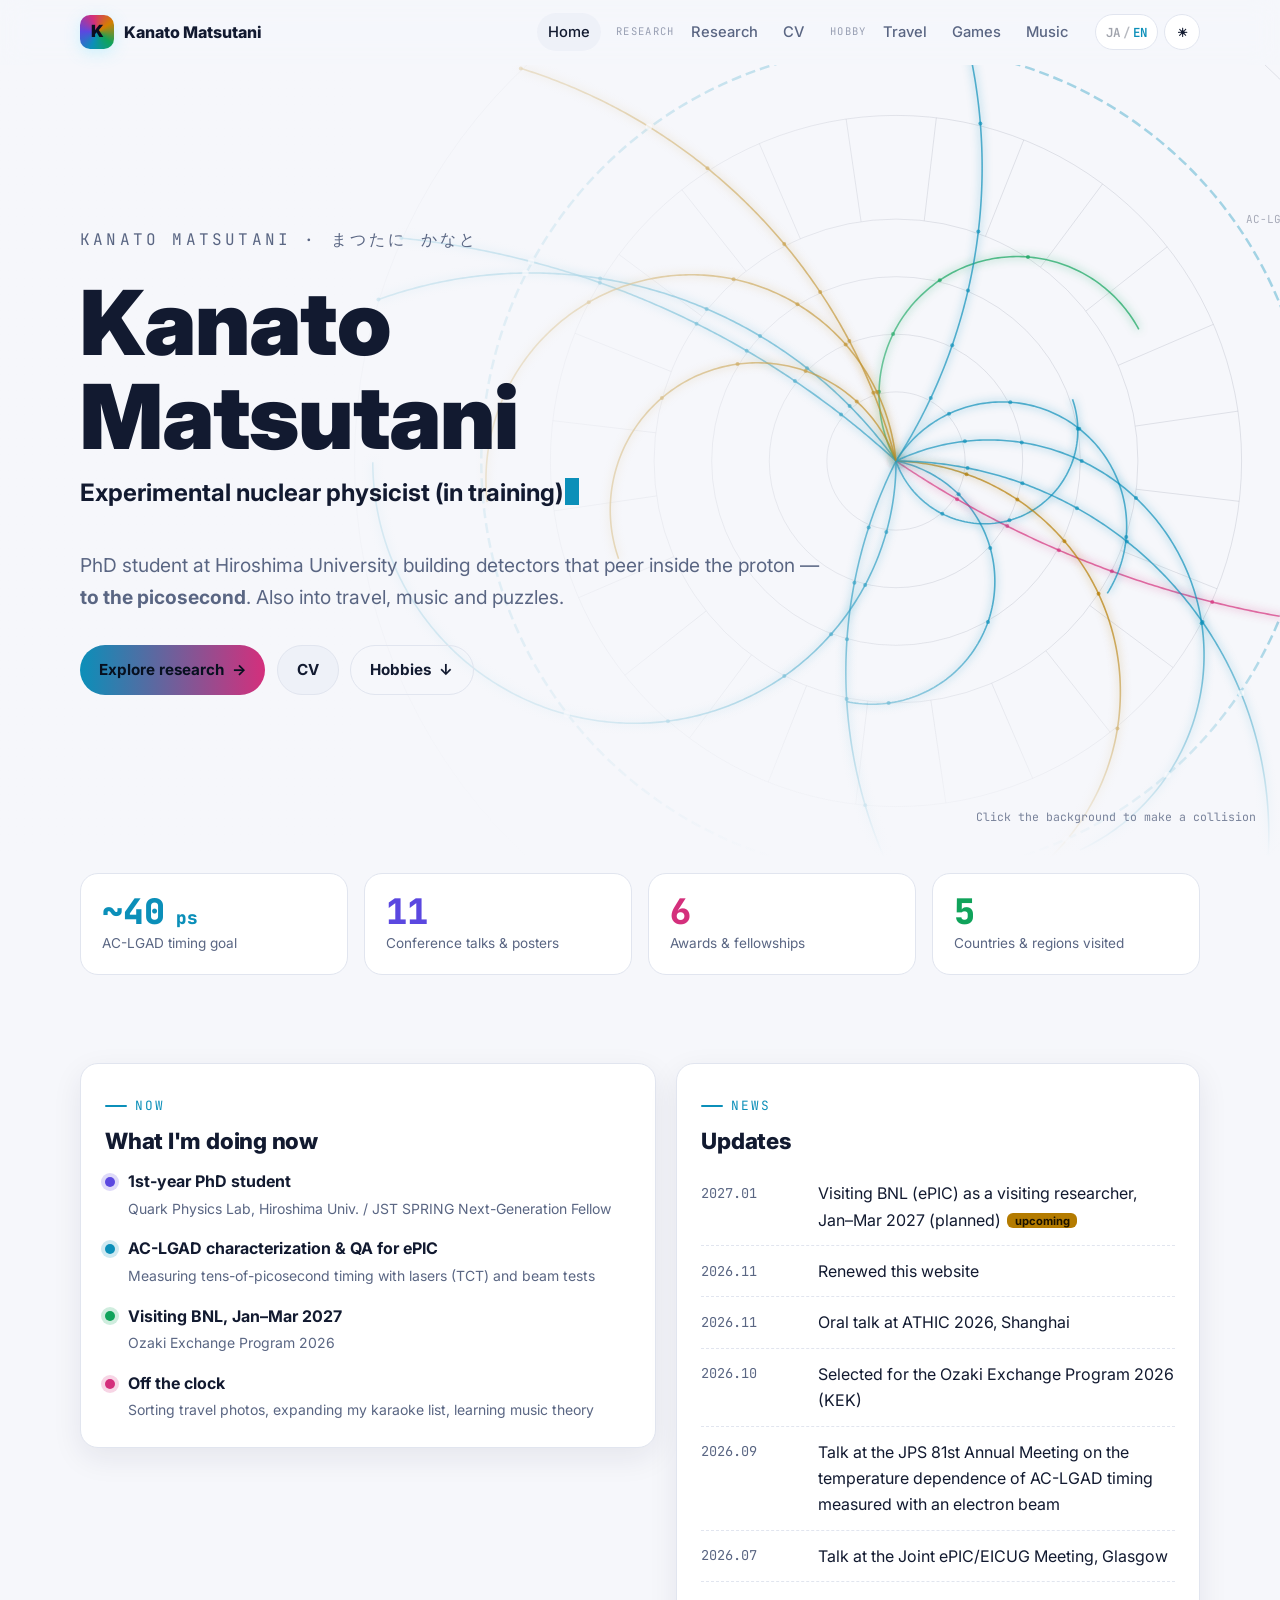
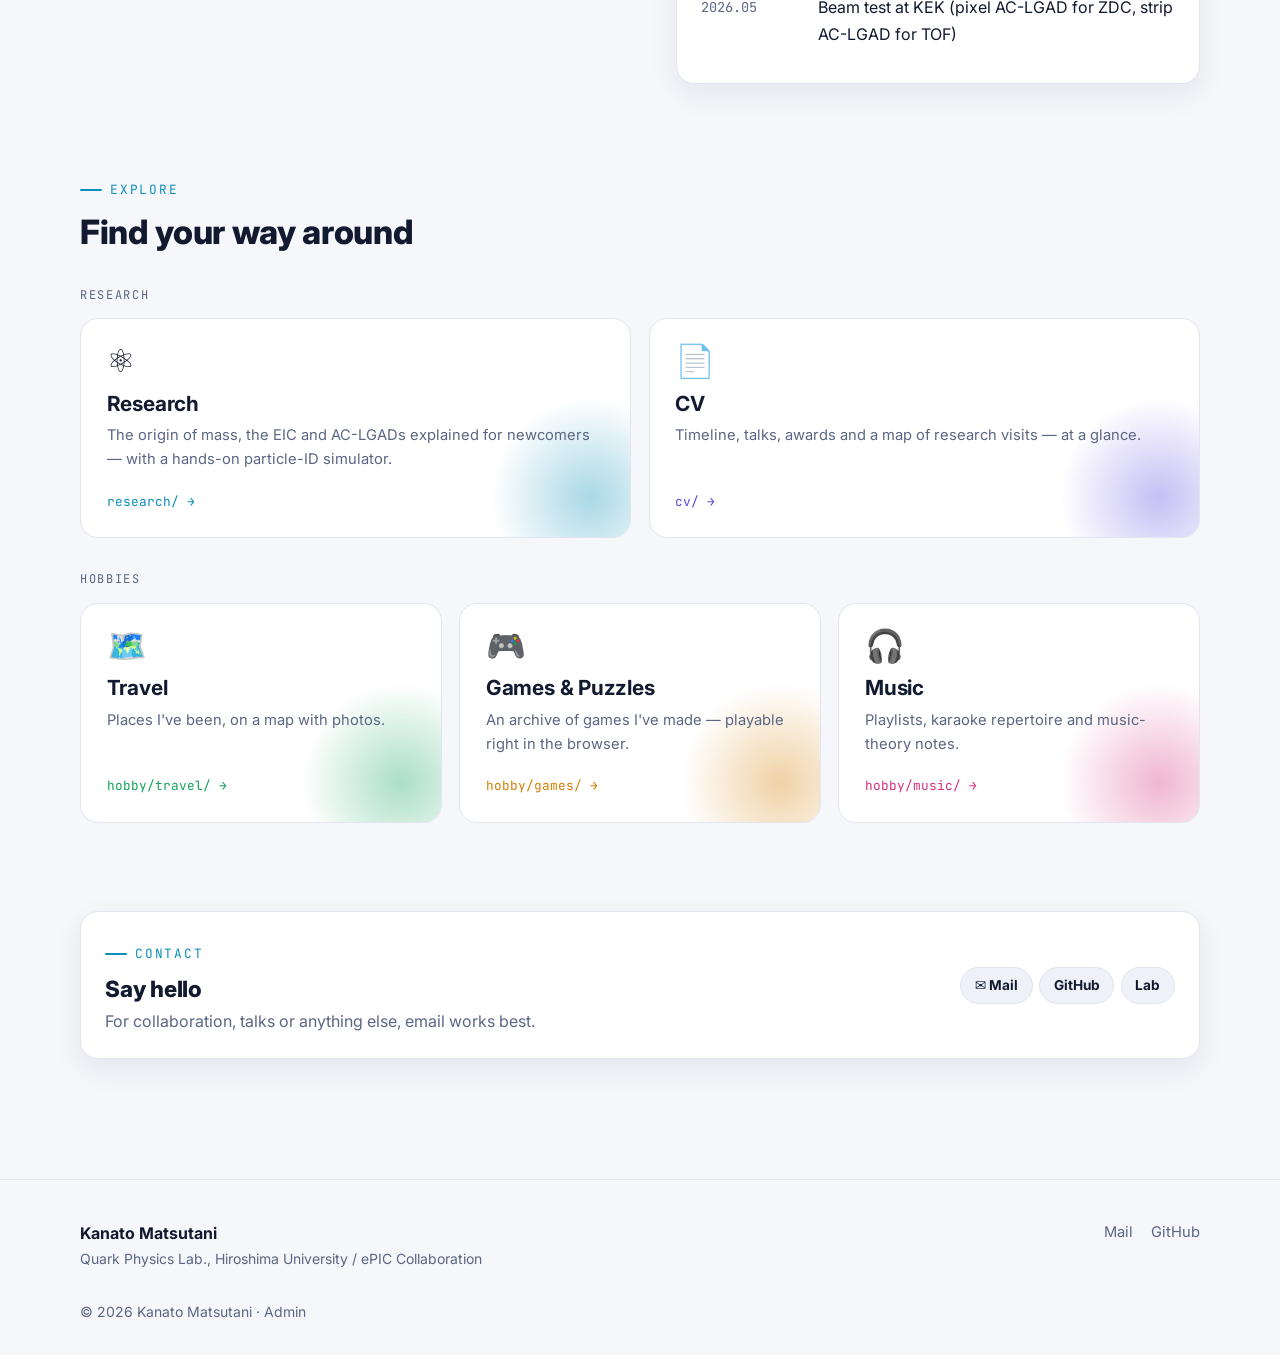
<file: index.html>
<!DOCTYPE html>
<html lang="ja" data-root="" data-title-ja="松谷 奏 | Kanato Matsutani" data-title-en="Kanato Matsutani | 松谷 奏">
<head>
  <meta charset="utf-8">
  <meta name="viewport" content="width=device-width, initial-scale=1">
  <title>松谷 奏 | Kanato Matsutani</title>
  <meta name="description" content="Kanato Matsutani — PhD student in experimental nuclear physics (EIC / ePIC, AC-LGAD) at Hiroshima University. Research, CV, travel, games and music.">
  <meta property="og:title" content="Kanato Matsutani | 松谷 奏">
  <meta property="og:description" content="Peering inside the proton, picosecond by picosecond. Research, CV, travel, games & music.">
  <meta property="og:type" content="website">
  <link rel="icon" href="assets/img/favicon.svg" type="image/svg+xml">
  <link rel="stylesheet" href="assets/css/style.css">
  <script src="assets/js/main.js"></script>
</head>
<body data-page="home">
<main>

  <!-- HERO -->
  <section class="hero" aria-label="Intro">
    <canvas id="event-display" aria-hidden="true"></canvas>
    <div class="hero-shade"></div>
    <div class="container hero-content">
      <p class="name-sub">KANATO MATSUTANI · まつたに かなと</p>
      <h1><span lang="ja">松谷 奏</span><span lang="en">Kanato<br>Matsutani</span></h1>
      <p class="roles"><span id="role-text"></span><span class="cursor" aria-hidden="true"></span></p>
      <p class="lead">
        <span lang="ja">陽子の中身を<strong>ピコ秒</strong>で覗く検出器をつくっている、広島大学の博士課程の学生です。旅と音楽とパズルが好き。</span>
        <span lang="en">PhD student at Hiroshima University building detectors that peer inside the proton — <strong>to the picosecond</strong>. Also into travel, music and puzzles.</span>
      </p>
      <div class="hero-actions">
        <a class="btn btn-primary" href="research/index.html"><span lang="ja">研究を見る</span><span lang="en">Explore research</span> →</a>
        <a class="btn" href="cv/index.html">CV</a>
        <a class="btn btn-ghost" href="#hobby"><span lang="ja">趣味のページ</span><span lang="en">Hobbies</span> ↓</a>
      </div>
    </div>
    <p class="hero-hint"><span lang="ja">背景をクリックすると衝突が起きます</span><span lang="en">Click the background to make a collision</span></p>
  </section>

  <!-- STATS -->
  <section style="padding-top:1rem">
    <div class="container">
      <div class="stats reveal" id="stats">
        <div class="stat sec-research"><div class="num">~40<small style="font-size:.5em"> ps</small></div><div class="lbl"><span lang="ja">AC-LGAD の時間分解能の目標</span><span lang="en">AC-LGAD timing goal</span></div></div>
        <div class="stat sec-cv"><div class="num" data-count="talks">–</div><div class="lbl"><span lang="ja">学会・研究会発表</span><span lang="en">Conference talks &amp; posters</span></div></div>
        <div class="stat sec-music"><div class="num" data-count="awards">–</div><div class="lbl"><span lang="ja">受賞・フェローシップ</span><span lang="en">Awards &amp; fellowships</span></div></div>
        <div class="stat sec-travel"><div class="num" data-count="countries">–</div><div class="lbl"><span lang="ja">訪れた国・地域</span><span lang="en">Countries &amp; regions visited</span></div></div>
      </div>
    </div>
  </section>

  <!-- NOW + NEWS -->
  <section style="padding-top:0">
    <div class="container now-grid">
      <div class="card reveal sec-research">
        <p class="eyebrow">Now</p>
        <h2 style="font-size:1.4rem"><span lang="ja">いま取り組んでいること</span><span lang="en">What I'm doing now</span></h2>
        <ul class="now-list">
          <li class="sec-cv"><span class="dot"></span><div><strong><span lang="ja">博士課程後期 1年</span><span lang="en">1st-year PhD student</span></strong><br><span class="muted small"><span lang="ja">広島大学 クォーク物理学研究室 / JST SPRING 次世代フェロー</span><span lang="en">Quark Physics Lab, Hiroshima Univ. / JST SPRING Next-Generation Fellow</span></span></div></li>
          <li class="sec-research"><span class="dot"></span><div><strong><span lang="ja">ePIC 用 AC-LGAD の性能評価と QA</span><span lang="en">AC-LGAD characterization &amp; QA for ePIC</span></strong><br><span class="muted small"><span lang="ja">レーザー (TCT) とビームテストで数十ピコ秒の世界を測定中</span><span lang="en">Measuring tens-of-picosecond timing with lasers (TCT) and beam tests</span></span></div></li>
          <li class="sec-travel"><span class="dot"></span><div><strong><span lang="ja">2027年1〜3月 BNL 滞在予定</span><span lang="en">Visiting BNL, Jan–Mar 2027</span></strong><br><span class="muted small">Ozaki Exchange Program 2026</span></div></li>
          <li class="sec-music"><span class="dot"></span><div><strong><span lang="ja">趣味</span><span lang="en">Off the clock</span></strong><br><span class="muted small"><span lang="ja">旅の写真整理、カラオケのレパートリー開拓、音楽理論の勉強</span><span lang="en">Sorting travel photos, expanding my karaoke list, learning music theory</span></span></div></li>
        </ul>
      </div>
      <div class="card reveal">
        <p class="eyebrow">News</p>
        <h2 style="font-size:1.4rem"><span lang="ja">お知らせ</span><span lang="en">Updates</span></h2>
        <ul class="news-list" id="news"></ul>
      </div>
    </div>
  </section>

  <!-- PORTAL -->
  <section id="explore" style="padding-top:0">
    <div class="container">
      <div class="section-head reveal">
        <p class="eyebrow">Explore</p>
        <h2><span lang="ja">サイトの歩き方</span><span lang="en">Find your way around</span></h2>
      </div>

      <p class="portal-label"><span lang="ja">研究</span><span lang="en">Research</span></p>
      <div class="portal reveal">
        <a class="portal-card" style="--sec:var(--c-research)" href="research/index.html">
          <div class="icon">⚛️</div>
          <h3><span lang="ja">研究内容</span><span lang="en">Research</span></h3>
          <p><span lang="ja">質量の起源・EIC・AC-LGAD を、はじめての人にもわかるように。粒子識別を体験できるシミュレーター付き。</span><span lang="en">The origin of mass, the EIC and AC-LGADs explained for newcomers — with a hands-on particle-ID simulator.</span></p>
          <span class="go">research/</span>
        </a>
        <a class="portal-card" style="--sec:var(--c-cv)" href="cv/index.html">
          <div class="icon">📄</div>
          <h3>CV</h3>
          <p><span lang="ja">経歴タイムライン、発表、受賞、研究で訪れた場所の地図を一目で。</span><span lang="en">Timeline, talks, awards and a map of research visits — at a glance.</span></p>
          <span class="go">cv/</span>
        </a>
      </div>

      <p class="portal-label" id="hobby"><span lang="ja">趣味</span><span lang="en">Hobbies</span></p>
      <div class="portal reveal">
        <a class="portal-card" style="--sec:var(--c-travel)" href="hobby/travel/index.html">
          <div class="icon">🗺️</div>
          <h3><span lang="ja">旅行</span><span lang="en">Travel</span></h3>
          <p><span lang="ja">訪れた場所を地図と写真で。</span><span lang="en">Places I've been, on a map with photos.</span></p>
          <span class="go">hobby/travel/</span>
        </a>
        <a class="portal-card" style="--sec:var(--c-games)" href="hobby/games/index.html">
          <div class="icon">🎮</div>
          <h3><span lang="ja">ゲーム・パズル</span><span lang="en">Games &amp; Puzzles</span></h3>
          <p><span lang="ja">自作ゲームの保管庫。ブラウザでそのまま遊べます。</span><span lang="en">An archive of games I've made — playable right in the browser.</span></p>
          <span class="go">hobby/games/</span>
        </a>
        <a class="portal-card" style="--sec:var(--c-music)" href="hobby/music/index.html">
          <div class="icon">🎧</div>
          <h3><span lang="ja">音楽</span><span lang="en">Music</span></h3>
          <p><span lang="ja">プレイリスト、カラオケの持ち歌、音楽理論ノート。</span><span lang="en">Playlists, karaoke repertoire and music-theory notes.</span></p>
          <span class="go">hobby/music/</span>
        </a>
      </div>
    </div>
  </section>

  <!-- CONTACT -->
  <section style="padding-top:0">
    <div class="container">
      <div class="card reveal" style="display:flex;flex-wrap:wrap;gap:1rem 2rem;align-items:center;justify-content:space-between">
        <div>
          <p class="eyebrow">Contact</p>
          <h2 style="font-size:1.4rem;margin:0"><span lang="ja">お気軽にご連絡ください</span><span lang="en">Say hello</span></h2>
          <p class="muted" style="margin:.3rem 0 0"><span lang="ja">共同研究・講演・その他のお問い合わせはメールで。</span><span lang="en">For collaboration, talks or anything else, email works best.</span></p>
        </div>
        <div class="chips" id="contact-links"></div>
      </div>
    </div>
  </section>
</main>
<script src="assets/js/home.js"></script>
</body>
</html>
</file>
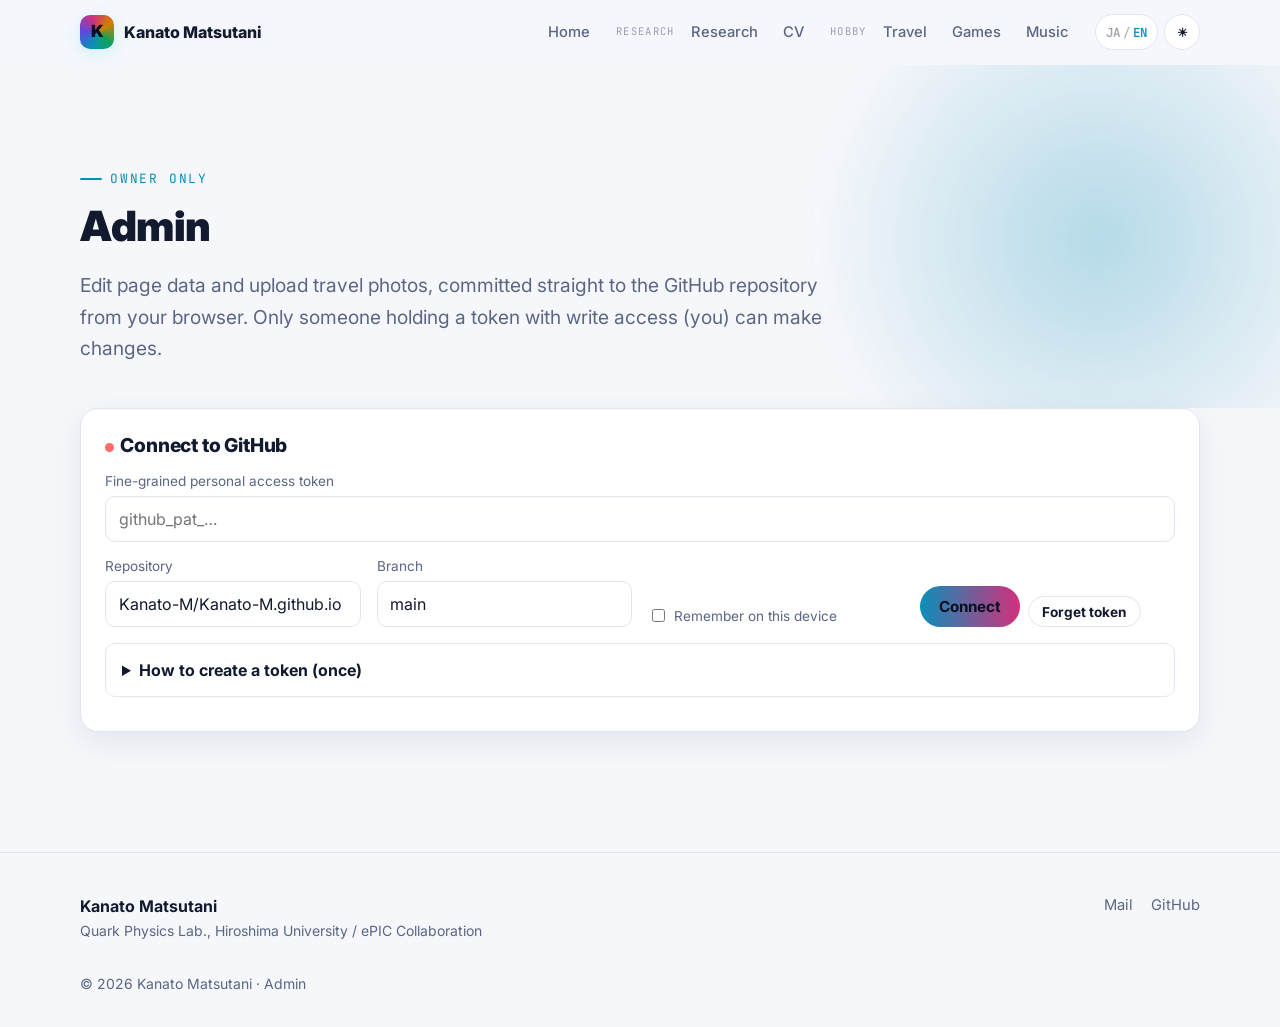
<file: admin/index.html>
<!DOCTYPE html>
<html lang="ja" data-root="../" data-title-ja="管理ページ | 松谷 奏" data-title-en="Admin | Kanato Matsutani">
<head>
  <meta charset="utf-8">
  <meta name="viewport" content="width=device-width, initial-scale=1">
  <meta name="robots" content="noindex, nofollow">
  <title>管理ページ</title>
  <link rel="icon" href="../assets/img/favicon.svg" type="image/svg+xml">
  <link rel="stylesheet" href="../assets/vendor/leaflet/leaflet.css">
  <link rel="stylesheet" href="../assets/css/style.css">
  <script src="../assets/js/main.js"></script>
</head>
<body data-page="admin">
<main>
  <header class="page-hero" style="padding-bottom:1.5rem">
    <div class="container">
      <p class="eyebrow">Owner only</p>
      <h1 style="font-size:clamp(1.8rem,4vw,2.6rem)"><span lang="ja">管理ページ</span><span lang="en">Admin</span></h1>
      <p class="lead"><span lang="ja">旅行の写真や各ページのデータを、ブラウザから直接 GitHub リポジトリに保存（コミット）します。書き込み権限のあるトークンを持つ人（＝あなた）だけが編集できます。</span>
        <span lang="en">Edit page data and upload travel photos, committed straight to the GitHub repository from your browser. Only someone holding a token with write access (you) can make changes.</span></p>
    </div>
  </header>

  <section style="padding-top:0">
    <div class="container">
      <!-- connection -->
      <div class="card" id="connect-card">
        <h2 style="font-size:1.2rem"><span class="status-dot" id="status-dot"></span><span lang="ja">GitHub に接続</span><span lang="en">Connect to GitHub</span></h2>
        <div class="form-grid">
          <div class="full">
            <label for="tok"><span lang="ja">Fine-grained Personal Access Token</span><span lang="en">Fine-grained personal access token</span></label>
            <input id="tok" type="password" autocomplete="off" spellcheck="false" placeholder="github_pat_…">
          </div>
          <div><label for="cfg-repo"><span lang="ja">リポジトリ</span><span lang="en">Repository</span></label><input id="cfg-repo" type="text"></div>
          <div><label for="cfg-branch"><span lang="ja">ブランチ</span><span lang="en">Branch</span></label><input id="cfg-branch" type="text"></div>
          <div style="display:flex;align-items:end;gap:.5rem;flex-wrap:wrap">
            <label style="display:flex;gap:.4rem;align-items:center;margin:0"><input type="checkbox" id="remember" style="width:auto"> <span lang="ja">この端末に記憶</span><span lang="en">Remember on this device</span></label>
          </div>
          <div style="display:flex;align-items:end;gap:.5rem">
            <button class="btn btn-primary" id="btn-connect" type="button"><span lang="ja">接続</span><span lang="en">Connect</span></button>
            <button class="btn btn-sm btn-ghost" id="btn-logout" type="button"><span lang="ja">トークンを消去</span><span lang="en">Forget token</span></button>
          </div>
        </div>
        <p class="small muted" id="conn-msg" style="margin:.8rem 0 0"></p>
        <details class="glossary" style="margin-top:1rem"><summary><span lang="ja">トークンの作り方（初回のみ）</span><span lang="en">How to create a token (once)</span></summary>
          <ol class="small">
            <li><span lang="ja">GitHub の <a href="https://github.com/settings/personal-access-tokens/new" target="_blank" rel="noopener">Settings → Developer settings → Fine-grained tokens → Generate new token</a> を開く</span><span lang="en">Open <a href="https://github.com/settings/personal-access-tokens/new" target="_blank" rel="noopener">Settings → Developer settings → Fine-grained tokens → Generate new token</a></span></li>
            <li><span lang="ja">Repository access：<b>Only select repositories</b> → このサイトのリポジトリだけを選ぶ</span><span lang="en">Repository access: <b>Only select repositories</b> → pick only this site's repository</span></li>
            <li><span lang="ja">Permissions → Repository permissions → <b>Contents: Read and write</b>（他は不要）</span><span lang="en">Permissions → Repository permissions → <b>Contents: Read and write</b> (nothing else)</span></li>
            <li><span lang="ja">有効期限を設定して作成し、上の欄に貼り付けて「接続」</span><span lang="en">Set an expiry, generate, paste it above and press Connect</span></li>
          </ol>
          <p class="small warn"><span lang="ja">トークンはこのブラウザ内（localStorage / sessionStorage）にだけ保存され、サイトのファイルには一切書き込まれません。共用 PC では「記憶」をオフにしてください。万一漏れた場合は GitHub 上でトークンを削除すれば無効になります。</span>
            <span lang="en">The token is stored only in this browser (localStorage / sessionStorage) and never written into the site. Leave “Remember” off on shared computers. If it ever leaks, delete it on GitHub and it stops working immediately.</span></p>
        </details>
      </div>

      <!-- editor -->
      <div id="editor" class="hidden" style="margin-top:1.5rem">
        <div class="tabs" id="tabs"></div>
        <div class="admin-grid">
          <aside class="card" style="padding:1rem">
            <div style="display:flex;gap:.5rem;margin-bottom:.8rem">
              <button class="btn btn-sm btn-primary" type="button" id="btn-new">＋ <span lang="ja">新規</span><span lang="en">New</span></button>
            </div>
            <div class="admin-list" id="item-list"></div>
          </aside>
          <div class="card" id="form-wrap"></div>
        </div>

        <!-- pending changes -->
        <div class="card" style="margin-top:1.5rem" id="pending-card">
          <h2 style="font-size:1.2rem">📦 <span lang="ja">未保存の変更</span><span lang="en">Pending changes</span> <span class="muted small mono" id="pending-count"></span></h2>
          <ul class="small mono" id="pending-list" style="margin:.5rem 0 1rem;padding-left:1.2rem"></ul>
          <div class="form-grid">
            <div class="full"><label for="commit-msg"><span lang="ja">コミットメッセージ</span><span lang="en">Commit message</span></label><input id="commit-msg" type="text" value="Update site content via admin page"></div>
          </div>
          <div style="display:flex;gap:.6rem;margin-top:.8rem;flex-wrap:wrap">
            <button class="btn btn-primary" type="button" id="btn-commit">🚀 <span lang="ja">コミットして公開</span><span lang="en">Commit &amp; publish</span></button>
            <button class="btn btn-sm btn-ghost" type="button" id="btn-discard"><span lang="ja">変更を破棄して再読み込み</span><span lang="en">Discard &amp; reload</span></button>
          </div>
          <div class="log" id="log" style="margin-top:1rem">—</div>
        </div>
      </div>
    </div>
  </section>
</main>
<script src="../assets/vendor/leaflet/leaflet.js"></script>
<script src="../assets/vendor/exifr.lite.umd.js"></script>
<script src="../assets/vendor/marked.umd.js"></script>
<script src="../assets/js/admin.js"></script>
</body>
</html>
</file>
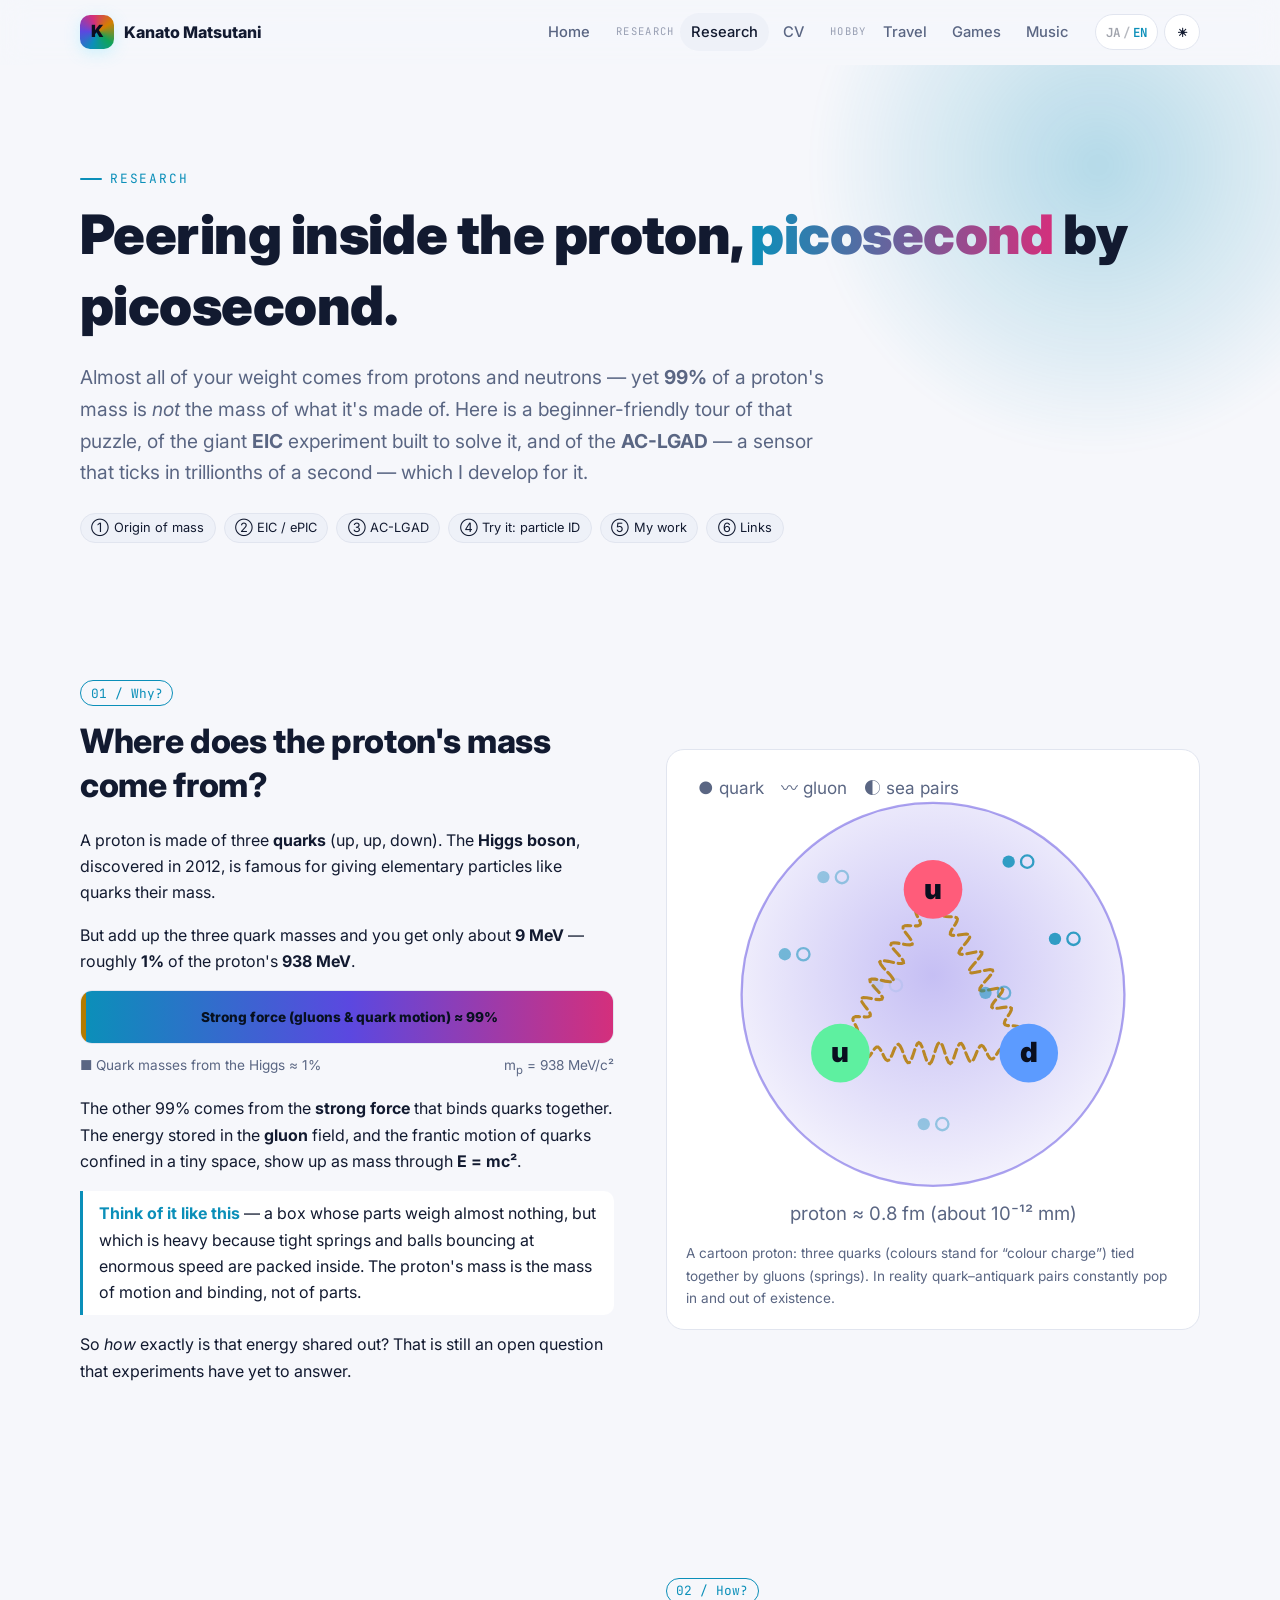
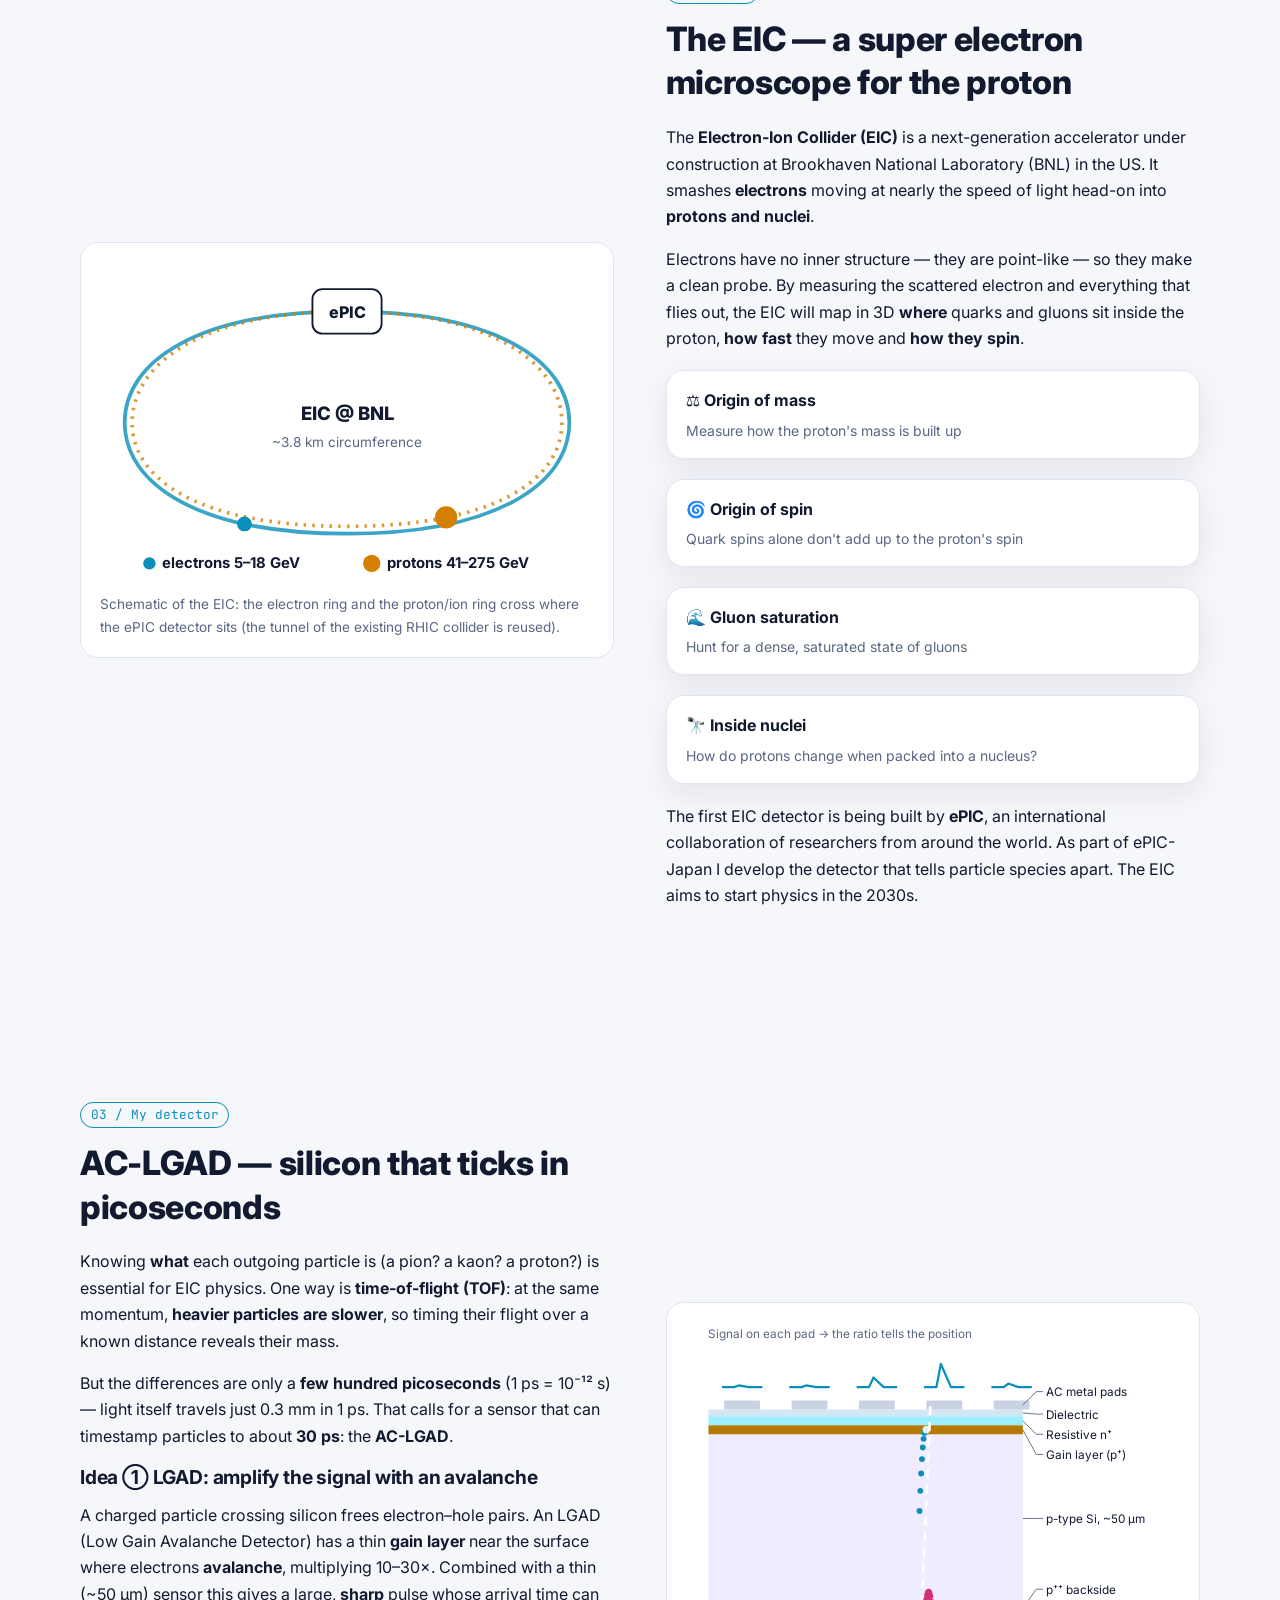
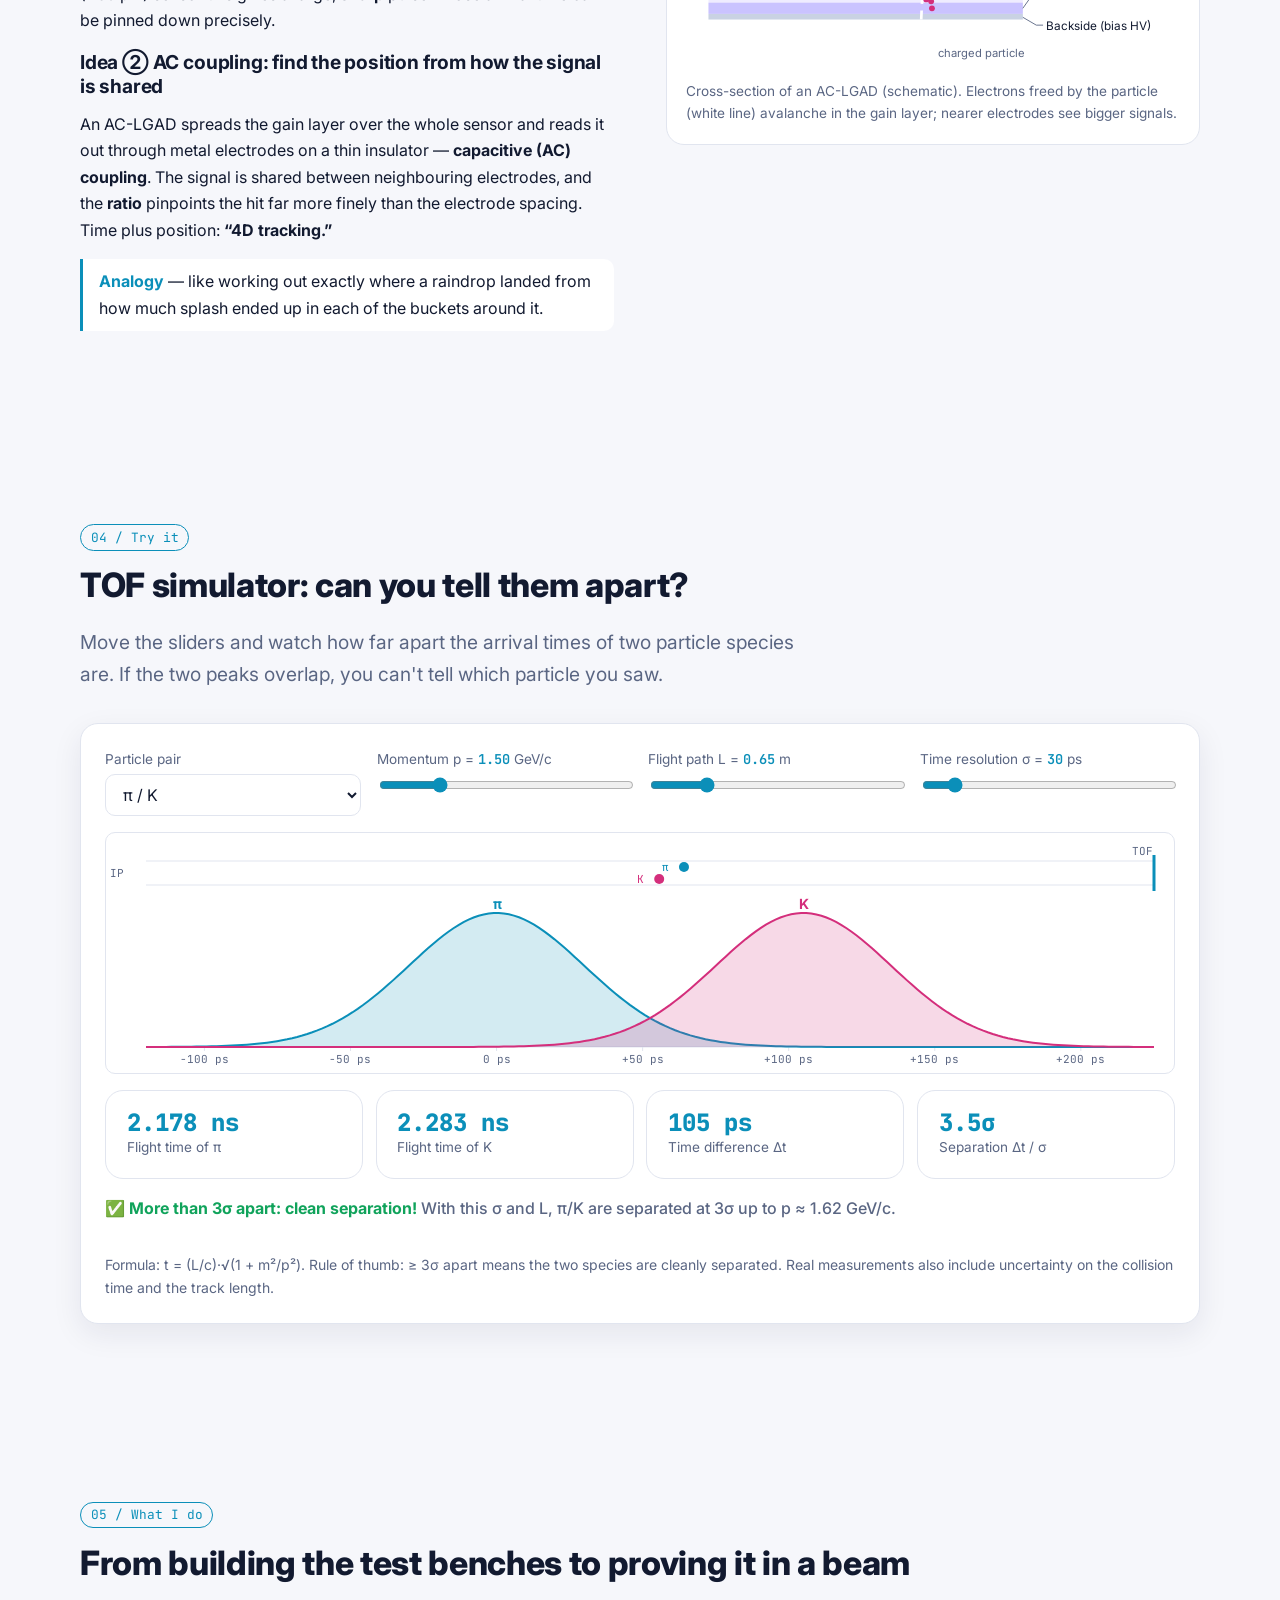
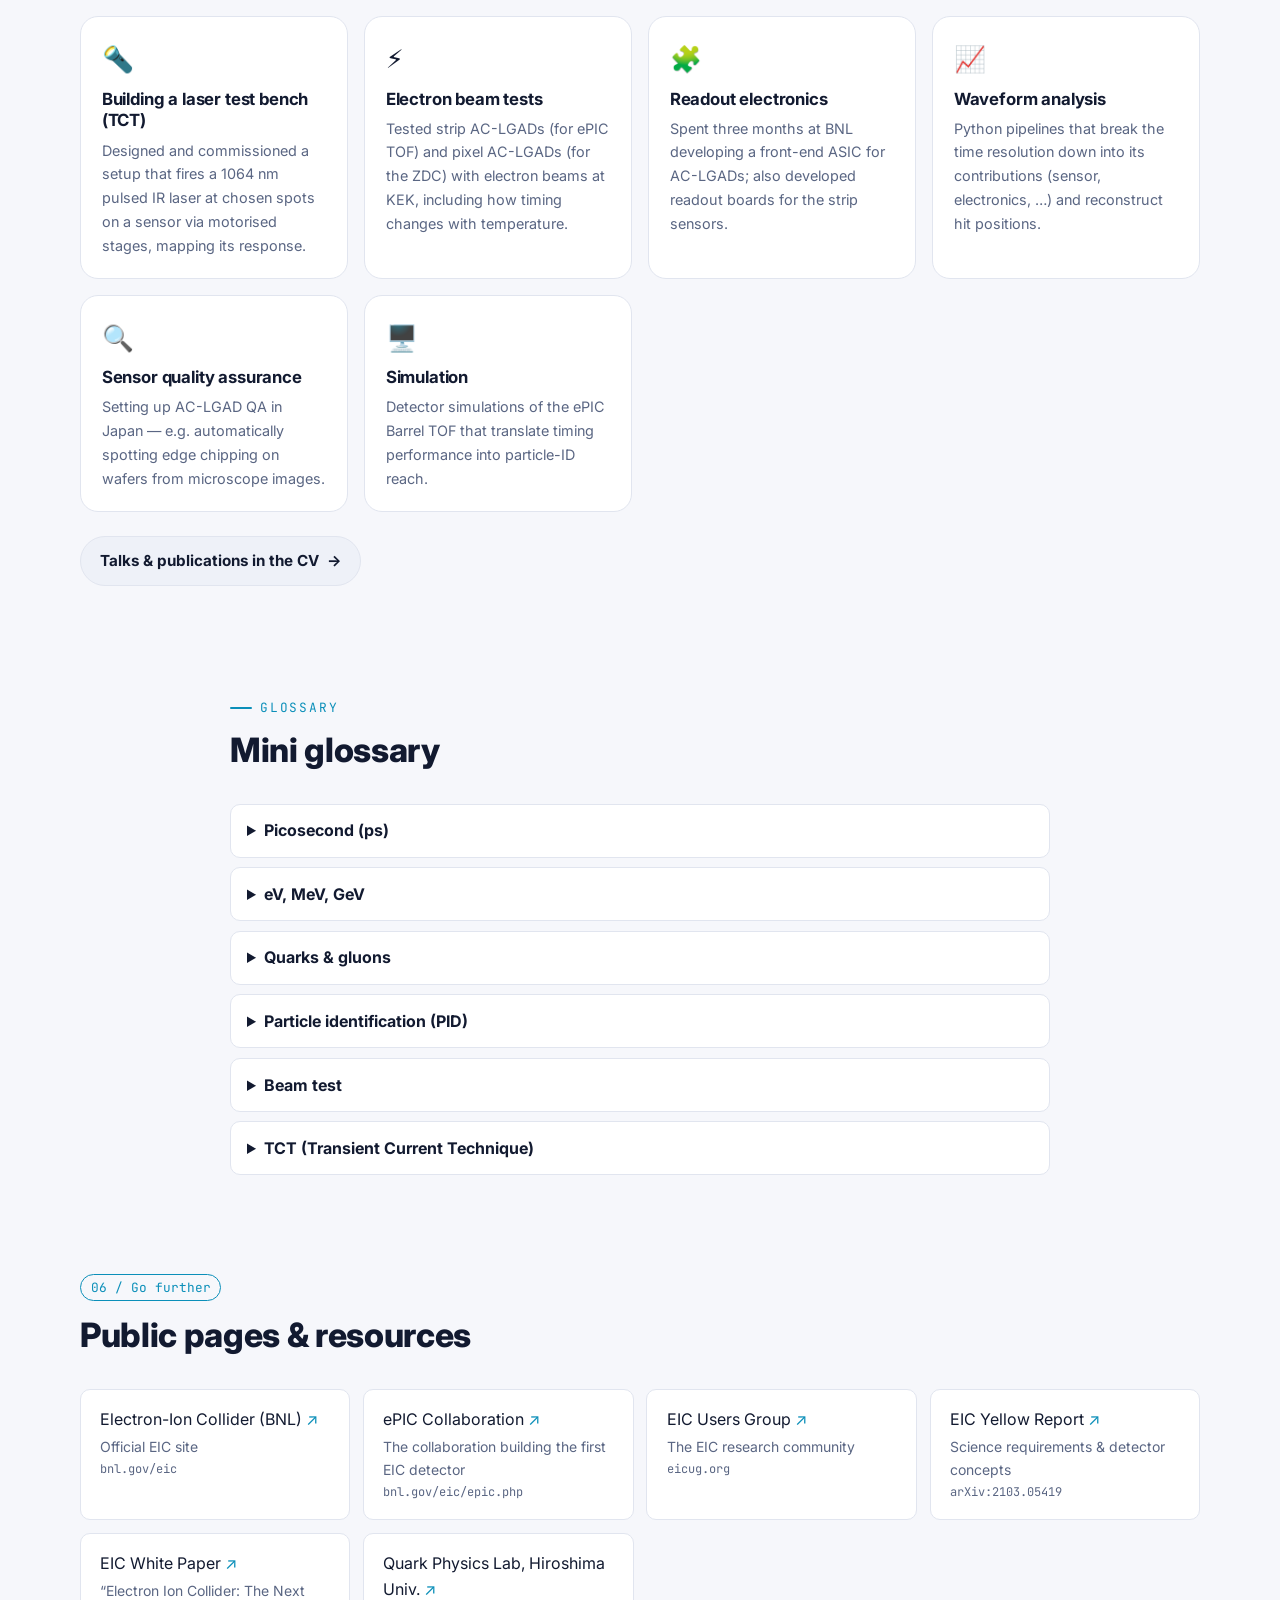
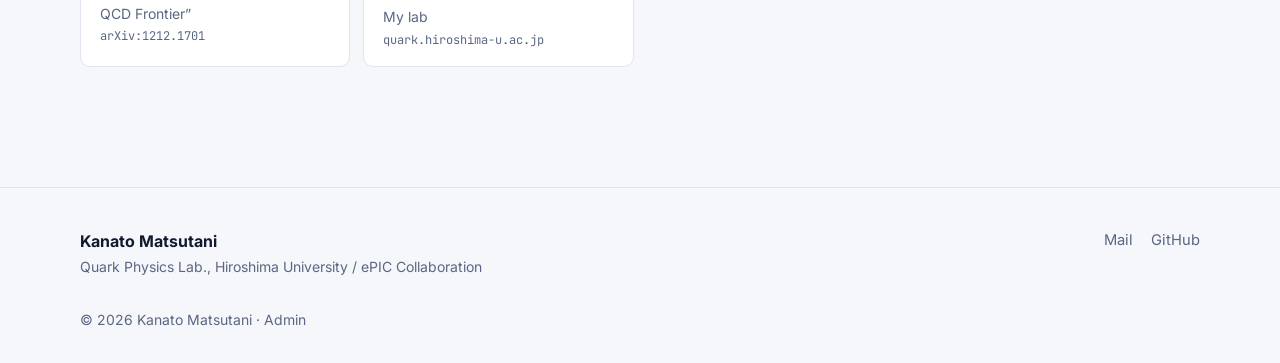
<file: research/index.html>
<!DOCTYPE html>
<html lang="ja" data-root="../" data-title-ja="研究内容 | 松谷 奏" data-title-en="Research | Kanato Matsutani">
<head>
  <meta charset="utf-8">
  <meta name="viewport" content="width=device-width, initial-scale=1">
  <title>研究内容 | 松谷 奏</title>
  <meta name="description" content="The origin of mass, the Electron-Ion Collider (EIC) and AC-LGAD timing detectors — explained for newcomers.">
  <link rel="icon" href="../assets/img/favicon.svg" type="image/svg+xml">
  <link rel="stylesheet" href="../assets/css/style.css">
  <script src="../assets/js/main.js"></script>
</head>
<body data-page="research" class="sec-research">
<main>
  <header class="page-hero">
    <div class="container">
      <p class="eyebrow">Research</p>
      <h1><span lang="ja">陽子の中を、<span class="grad">ピコ秒</span>で覗く。</span><span lang="en">Peering inside the proton, <span class="grad">picosecond</span> by picosecond.</span></h1>
      <p class="lead">
        <span lang="ja">私たちの体の重さは、ほとんどが陽子と中性子の重さです。でもその重さの <strong>99%</strong> は、実は「中身の粒子の重さ」ではありません。この謎に迫る巨大実験 <strong>EIC</strong> と、そのために私が開発している 1兆分の1秒を刻む検出器 <strong>AC-LGAD</strong> を、はじめての人にもわかるように紹介します。</span>
        <span lang="en">Almost all of your weight comes from protons and neutrons — yet <strong>99%</strong> of a proton's mass is <em>not</em> the mass of what it's made of. Here is a beginner-friendly tour of that puzzle, of the giant <strong>EIC</strong> experiment built to solve it, and of the <strong>AC-LGAD</strong> — a sensor that ticks in trillionths of a second — which I develop for it.</span>
      </p>
      <nav class="story-nav" aria-label="Sections">
        <a class="chip" href="#mass">① <span lang="ja">質量の起源</span><span lang="en">Origin of mass</span></a>
        <a class="chip" href="#eic">② EIC / ePIC</a>
        <a class="chip" href="#aclgad">③ AC-LGAD</a>
        <a class="chip" href="#tof">④ <span lang="ja">体験：粒子識別</span><span lang="en">Try it: particle ID</span></a>
        <a class="chip" href="#work">⑤ <span lang="ja">私の仕事</span><span lang="en">My work</span></a>
        <a class="chip" href="#links">⑥ <span lang="ja">リンク</span><span lang="en">Links</span></a>
      </nav>
    </div>
  </header>

  <!-- 1. MASS -->
  <section id="mass">
    <div class="container story">
      <div class="reveal">
        <span class="step-num">01 / <span lang="ja">なぜ？</span><span lang="en">Why?</span></span>
        <h2><span lang="ja">陽子の重さは、どこから来る？</span><span lang="en">Where does the proton's mass come from?</span></h2>
        <p><span lang="ja">陽子は 3つの<strong>クォーク</strong>（アップ・アップ・ダウン）からできています。2012年に発見された<strong>ヒッグス粒子</strong>は、クォークのような素粒子に質量を与える仕組みとして有名です。</span>
          <span lang="en">A proton is made of three <strong>quarks</strong> (up, up, down). The <strong>Higgs boson</strong>, discovered in 2012, is famous for giving elementary particles like quarks their mass.</span></p>
        <p><span lang="ja">ところが、3つのクォークの質量を足しても約 <strong>9 MeV</strong>。陽子の質量 <strong>938 MeV</strong> のわずか <strong>1% ほど</strong>にしかなりません。</span>
          <span lang="en">But add up the three quark masses and you get only about <strong>9 MeV</strong> — roughly <strong>1%</strong> of the proton's <strong>938 MeV</strong>.</span></p>
        <div class="mass-bar reveal" aria-label="Proton mass budget">
          <div class="higgs" title="Higgs ~1%"></div>
          <div class="qcd"><span lang="ja">強い力（グルーオン・クォークの運動）≈ 99%</span><span lang="en">Strong force (gluons &amp; quark motion) ≈ 99%</span></div>
        </div>
        <div class="mass-legend"><span>■ <span lang="ja">ヒッグス機構によるクォーク質量 ≈ 1%</span><span lang="en">Quark masses from the Higgs ≈ 1%</span></span><span>m<sub>p</sub> = 938 MeV/c²</span></div>
        <p style="margin-top:1rem"><span lang="ja">残りの 99% は、クォーク同士を結びつける<strong>「強い力」</strong>から生まれます。力を伝える<strong>グルーオン</strong>の場のエネルギーや、狭い空間に閉じ込められたクォークが激しく動き回るエネルギーが、<strong>E = mc²</strong> によって質量として現れているのです。</span>
          <span lang="en">The other 99% comes from the <strong>strong force</strong> that binds quarks together. The energy stored in the <strong>gluon</strong> field, and the frantic motion of quarks confined in a tiny space, show up as mass through <strong>E = mc²</strong>.</span></p>
        <div class="analogy"><strong><span lang="ja">たとえるなら</span><span lang="en">Think of it like this</span></strong> —
          <span lang="ja">部品はとても軽いのに、中でばねがピンと張り、玉が猛スピードで跳ね回っているせいで重くなっている箱。陽子の重さは「部品」ではなく「動きとつながり」の重さなんです。</span>
          <span lang="en">a box whose parts weigh almost nothing, but which is heavy because tight springs and balls bouncing at enormous speed are packed inside. The proton's mass is the mass of motion and binding, not of parts.</span></div>
        <p><span lang="ja">では、そのエネルギーは<em>どのように</em>分配されているのか？ — これはまだ実験で確かめられていない、現代物理の大きな問いです。</span>
          <span lang="en">So <em>how</em> exactly is that energy shared out? That is still an open question that experiments have yet to answer.</span></p>
      </div>
      <figure class="fig reveal">
        <div id="proton-fig"></div>
        <figcaption><span lang="ja">陽子のイメージ：3つのクォーク（色はクォークの「色荷」）と、それをつなぐグルーオン（ばね）。実際には、クォークと反クォークの対が絶えず生まれては消えています。</span>
          <span lang="en">A cartoon proton: three quarks (colours stand for “colour charge”) tied together by gluons (springs). In reality quark–antiquark pairs constantly pop in and out of existence.</span></figcaption>
      </figure>
    </div>
  </section>

  <!-- 2. EIC -->
  <section id="eic">
    <div class="container story flip">
      <div class="reveal">
        <span class="step-num">02 / <span lang="ja">どうやって？</span><span lang="en">How?</span></span>
        <h2><span lang="ja">EIC — 陽子のための「超・電子顕微鏡」</span><span lang="en">The EIC — a super electron microscope for the proton</span></h2>
        <p><span lang="ja"><strong>EIC（Electron-Ion Collider：電子・イオン衝突型加速器）</strong>は、米国ブルックヘブン国立研究所 (BNL) に建設中の次世代の加速器です。光の速さ近くまで加速した<strong>電子</strong>を、<strong>陽子や原子核</strong>に正面衝突させます。</span>
          <span lang="en">The <strong>Electron-Ion Collider (EIC)</strong> is a next-generation accelerator under construction at Brookhaven National Laboratory (BNL) in the US. It smashes <strong>electrons</strong> moving at nearly the speed of light head-on into <strong>protons and nuclei</strong>.</span></p>
        <p><span lang="ja">電子は内部構造をもたない「点」の粒子なので、陽子の中を鮮明に照らす探針になります。散乱された電子と、飛び出してきた粒子を詳しく調べることで、陽子の中のクォークやグルーオンが<strong>どこに・どれだけの速さで・どんな向きに回転して</strong>いるのかを 3次元的に描き出します。</span>
          <span lang="en">Electrons have no inner structure — they are point-like — so they make a clean probe. By measuring the scattered electron and everything that flies out, the EIC will map in 3D <strong>where</strong> quarks and gluons sit inside the proton, <strong>how fast</strong> they move and <strong>how they spin</strong>.</span></p>
        <div class="grid grid-2" style="margin:1.2rem 0">
          <div class="card" style="padding:1rem 1.2rem"><strong>⚖️ <span lang="ja">質量の起源</span><span lang="en">Origin of mass</span></strong><p class="muted small" style="margin:.3rem 0 0"><span lang="ja">陽子の質量の内訳を実験で決める</span><span lang="en">Measure how the proton's mass is built up</span></p></div>
          <div class="card" style="padding:1rem 1.2rem"><strong>🌀 <span lang="ja">スピンの起源</span><span lang="en">Origin of spin</span></strong><p class="muted small" style="margin:.3rem 0 0"><span lang="ja">クォークのスピンだけでは陽子のスピンを説明できない謎</span><span lang="en">Quark spins alone don't add up to the proton's spin</span></p></div>
          <div class="card" style="padding:1rem 1.2rem"><strong>🌊 <span lang="ja">グルーオンの海</span><span lang="en">Gluon saturation</span></strong><p class="muted small" style="margin:.3rem 0 0"><span lang="ja">グルーオンが飽和する未知の高密度状態を探る</span><span lang="en">Hunt for a dense, saturated state of gluons</span></p></div>
          <div class="card" style="padding:1rem 1.2rem"><strong>🔭 <span lang="ja">原子核の中</span><span lang="en">Inside nuclei</span></strong><p class="muted small" style="margin:.3rem 0 0"><span lang="ja">原子核の中で陽子の姿はどう変わる？</span><span lang="en">How do protons change when packed into a nucleus?</span></p></div>
        </div>
        <p><span lang="ja">EIC の最初の検出器をつくるのが、世界中の研究者が参加する国際共同実験 <strong>ePIC</strong>。私は ePIC-Japan の一員として、粒子の種類を見分けるための検出器を開発しています。EIC は 2030年代の実験開始を目指しています。</span>
          <span lang="en">The first EIC detector is being built by <strong>ePIC</strong>, an international collaboration of researchers from around the world. As part of ePIC-Japan I develop the detector that tells particle species apart. The EIC aims to start physics in the 2030s.</span></p>
      </div>
      <figure class="fig reveal">
        <svg viewBox="0 0 400 260" role="img" aria-label="EIC collider schematic">
          <defs>
            <radialGradient id="ipglow"><stop offset="0" stop-color="#fff" stop-opacity=".9"/><stop offset="1" stop-color="#fff" stop-opacity="0"/></radialGradient>
          </defs>
          <path id="ringE" d="M200,40 C320,40 380,80 380,130 C380,180 320,220 200,220 C80,220 20,180 20,130 C20,80 80,40 200,40 Z" fill="none" stroke="var(--c-research)" stroke-width="3" opacity=".8"/>
          <path id="ringH" d="M200,40 C80,40 26,84 26,130 C26,176 80,214 200,214 C320,214 374,176 374,130 C374,84 320,40 200,40 Z" fill="none" stroke="var(--c-games)" stroke-width="3" opacity=".8" stroke-dasharray="2 5"/>
          <circle r="6" fill="var(--c-research)"><animateMotion dur="3s" repeatCount="indefinite"><mpath href="#ringE"/></animateMotion></circle>
          <circle r="9" fill="var(--c-games)"><animateMotion dur="3s" repeatCount="indefinite"><mpath href="#ringH"/></animateMotion></circle>
          <circle cx="200" cy="40" r="26" fill="url(#ipglow)"><animate attributeName="r" values="8;30;8" dur="1.5s" repeatCount="indefinite"/></circle>
          <rect x="172" y="22" width="56" height="36" rx="8" fill="var(--bg-2)" stroke="var(--text)" stroke-width="1.5"/>
          <text x="200" y="45" text-anchor="middle" font-size="13" font-weight="800" fill="var(--text)">ePIC</text>
          <text x="200" y="128" text-anchor="middle" font-size="15" font-weight="800" fill="var(--text)">EIC @ BNL</text>
          <text x="200" y="150" text-anchor="middle" font-size="11" fill="var(--muted)"><tspan lang="ja">周長 約3.8 km</tspan><tspan lang="en">~3.8 km circumference</tspan></text>
          <g font-size="12" font-weight="700">
            <circle cx="40" cy="244" r="5" fill="var(--c-research)"/><text x="50" y="248" fill="var(--text)"><tspan lang="ja">電子 5–18 GeV</tspan><tspan lang="en">electrons 5–18 GeV</tspan></text>
            <circle cx="220" cy="244" r="7" fill="var(--c-games)"/><text x="232" y="248" fill="var(--text)"><tspan lang="ja">陽子 41–275 GeV</tspan><tspan lang="en">protons 41–275 GeV</tspan></text>
          </g>
        </svg>
        <figcaption><span lang="ja">EIC の模式図。電子のリングと陽子・原子核のリングが交差する点に ePIC 検出器が置かれます（既存の加速器 RHIC のトンネルを再利用）。</span>
          <span lang="en">Schematic of the EIC: the electron ring and the proton/ion ring cross where the ePIC detector sits (the tunnel of the existing RHIC collider is reused).</span></figcaption>
      </figure>
    </div>
  </section>

  <!-- 3. AC-LGAD -->
  <section id="aclgad">
    <div class="container story">
      <div class="reveal">
        <span class="step-num">03 / <span lang="ja">私の検出器</span><span lang="en">My detector</span></span>
        <h2><span lang="ja">AC-LGAD — 1兆分の1秒を刻むシリコン</span><span lang="en">AC-LGAD — silicon that ticks in picoseconds</span></h2>
        <p><span lang="ja">衝突で飛び出した粒子が<strong>何者か</strong>（π中間子？ K中間子？ 陽子？）を見分けることは、EIC の物理にとって欠かせません。その方法の一つが<strong>飛行時間 (Time-of-Flight, TOF) 測定</strong>です。同じ勢い（運動量）なら<strong>重い粒子ほど遅い</strong>ので、決まった距離を飛ぶのにかかる時間を測れば質量がわかります。</span>
          <span lang="en">Knowing <strong>what</strong> each outgoing particle is (a pion? a kaon? a proton?) is essential for EIC physics. One way is <strong>time-of-flight (TOF)</strong>: at the same momentum, <strong>heavier particles are slower</strong>, so timing their flight over a known distance reveals their mass.</span></p>
        <p><span lang="ja">ただし、その差はわずか<strong>数百ピコ秒</strong>（1 ps = 1兆分の1秒）。光でさえ 1 ps では 0.3 mm しか進みません。そこで必要になるのが、<strong>約 30 ps</strong> の精度で時刻を刻めるセンサー、<strong>AC-LGAD</strong> です。</span>
          <span lang="en">But the differences are only a <strong>few hundred picoseconds</strong> (1 ps = 10⁻¹² s) — light itself travels just 0.3 mm in 1 ps. That calls for a sensor that can timestamp particles to about <strong>30 ps</strong>: the <strong>AC-LGAD</strong>.</span></p>

        <h3><span lang="ja">しくみ① LGAD：信号を「なだれ」で増やす</span><span lang="en">Idea ① LGAD: amplify the signal with an avalanche</span></h3>
        <p><span lang="ja">粒子がシリコンを通ると、電子と正孔のペアが生まれます。LGAD (Low Gain Avalanche Detector) は、表面近くに薄い<strong>増幅層</strong>をもち、そこで電子が<strong>なだれのように 10〜30 倍</strong>に増えます。センサーを約 50 µm と薄くすることで、大きく<strong>鋭い</strong>信号になり、時刻をピタリと決められます。</span>
          <span lang="en">A charged particle crossing silicon frees electron–hole pairs. An LGAD (Low Gain Avalanche Detector) has a thin <strong>gain layer</strong> near the surface where electrons <strong>avalanche</strong>, multiplying 10–30×. Combined with a thin (~50 µm) sensor this gives a large, <strong>sharp</strong> pulse whose arrival time can be pinned down precisely.</span></p>

        <h3><span lang="ja">しくみ② AC 結合：隣の電極との「分け前」で位置を知る</span><span lang="en">Idea ② AC coupling: find the position from how the signal is shared</span></h3>
        <p><span lang="ja">AC-LGAD は増幅層をセンサー全面に広げ、読み出し電極を薄い絶縁膜の上に置いて<strong>容量結合 (AC)</strong> で信号を取り出します。信号は隣り合う複数の電極に分かれて現れるので、その<strong>比</strong>から電極の間隔よりずっと細かく通過位置がわかります。時刻と位置を同時に測る <strong>「4D トラッキング」</strong>です。</span>
          <span lang="en">An AC-LGAD spreads the gain layer over the whole sensor and reads it out through metal electrodes on a thin insulator — <strong>capacitive (AC) coupling</strong>. The signal is shared between neighbouring electrodes, and the <strong>ratio</strong> pinpoints the hit far more finely than the electrode spacing. Time plus position: <strong>“4D tracking.”</strong></span></p>
        <div class="analogy"><strong><span lang="ja">たとえるなら</span><span lang="en">Analogy</span></strong> —
          <span lang="ja">雨粒が落ちた場所を、まわりに並べたバケツに飛び散った水の量の比から推理するようなもの。</span>
          <span lang="en">like working out exactly where a raindrop landed from how much splash ended up in each of the buckets around it.</span></div>
      </div>
      <figure class="fig reveal">
        <div id="lgad-fig"></div>
        <figcaption><span lang="ja">AC-LGAD の断面図（模式図）。荷電粒子（白線）が作った電子が増幅層でなだれ増幅され、近くの電極ほど大きな信号が誘起されます。</span>
          <span lang="en">Cross-section of an AC-LGAD (schematic). Electrons freed by the particle (white line) avalanche in the gain layer; nearer electrodes see bigger signals.</span></figcaption>
      </figure>
    </div>
  </section>

  <!-- 4. TOF -->
  <section id="tof">
    <div class="container">
      <div class="section-head reveal">
        <span class="step-num">04 / <span lang="ja">体験してみよう</span><span lang="en">Try it</span></span>
        <h2><span lang="ja">TOF シミュレーター：その時間分解能で見分けられる？</span><span lang="en">TOF simulator: can you tell them apart?</span></h2>
        <p class="lead"><span lang="ja">運動量・飛行距離・時間分解能を動かして、2種類の粒子の到着時間がどれだけ離れるか見てみましょう。2つの山が重なってしまうと、どちらの粒子か判別できません。</span>
          <span lang="en">Move the sliders and watch how far apart the arrival times of two particle species are. If the two peaks overlap, you can't tell which particle you saw.</span></p>
      </div>
      <div class="card tof-widget reveal">
        <div class="tof-controls">
          <div>
            <label for="tof-pair"><span lang="ja">比べる粒子</span><span lang="en">Particle pair</span></label>
            <select id="tof-pair">
              <option value="pi-k">π / K</option>
              <option value="k-p">K / p</option>
              <option value="e-pi">e / π</option>
            </select>
          </div>
          <div>
            <label for="tof-p"><span lang="ja">運動量</span><span lang="en">Momentum</span> p = <output id="o-p"></output> GeV/c</label>
            <input type="range" id="tof-p" min="0.2" max="6" step="0.05" value="1.5">
          </div>
          <div>
            <label for="tof-l"><span lang="ja">飛行距離</span><span lang="en">Flight path</span> L = <output id="o-l"></output> m</label>
            <input type="range" id="tof-l" min="0.3" max="2" step="0.01" value="0.65">
          </div>
          <div>
            <label for="tof-s"><span lang="ja">時間分解能</span><span lang="en">Time resolution</span> σ = <output id="o-s"></output> ps</label>
            <input type="range" id="tof-s" min="10" max="200" step="1" value="30">
          </div>
        </div>
        <div class="tof-canvas-wrap"><canvas id="tof-canvas" aria-label="Arrival time distributions"></canvas></div>
        <div class="tof-result">
          <div class="stat"><div class="num" id="r-t1">–</div><div class="lbl" id="r-l1"></div></div>
          <div class="stat"><div class="num" id="r-t2">–</div><div class="lbl" id="r-l2"></div></div>
          <div class="stat"><div class="num" id="r-dt">–</div><div class="lbl"><span lang="ja">到着時間の差 Δt</span><span lang="en">Time difference Δt</span></div></div>
          <div class="stat"><div class="num" id="r-n">–</div><div class="lbl"><span lang="ja">分離能力 Δt / σ</span><span lang="en">Separation Δt / σ</span></div></div>
        </div>
        <p class="verdict" id="r-verdict"></p>
        <p class="muted small" style="margin:0"><span lang="ja">計算式：t = (L/c)·√(1 + m²/p²)。「3σ 以上離れていれば、ほぼ確実に見分けられる」を目安にしています。実際の測定では、衝突時刻や飛行経路の誤差も効いてきます。</span>
          <span lang="en">Formula: t = (L/c)·√(1 + m²/p²). Rule of thumb: ≥ 3σ apart means the two species are cleanly separated. Real measurements also include uncertainty on the collision time and the track length.</span></p>
      </div>
    </div>
  </section>

  <!-- 5. WORK -->
  <section id="work">
    <div class="container">
      <div class="section-head reveal">
        <span class="step-num">05 / <span lang="ja">私がやっていること</span><span lang="en">What I do</span></span>
        <h2><span lang="ja">センサーを「測る」ための道具づくりから、ビームでの実証まで</span><span lang="en">From building the test benches to proving it in a beam</span></h2>
      </div>
      <div class="work-list reveal">
        <div class="work-item"><div class="icon">🔦</div><h3><span lang="ja">レーザー試験系 (TCT) の構築</span><span lang="en">Building a laser test bench (TCT)</span></h3><p><span lang="ja">1064 nm パルス赤外レーザーと電動ステージで、センサー上の狙った場所に「疑似粒子」を打ち込み、応答をマッピングする装置を設計・立ち上げ。</span><span lang="en">Designed and commissioned a setup that fires a 1064 nm pulsed IR laser at chosen spots on a sensor via motorised stages, mapping its response.</span></p></div>
        <div class="work-item"><div class="icon">⚡</div><h3><span lang="ja">電子ビームテスト</span><span lang="en">Electron beam tests</span></h3><p><span lang="ja">KEK の電子ビームで、ePIC の TOF 用ストリップ型・ZDC 用ピクセル型 AC-LGAD を評価。時間応答の温度依存性も測定。</span><span lang="en">Tested strip AC-LGADs (for ePIC TOF) and pixel AC-LGADs (for the ZDC) with electron beams at KEK, including how timing changes with temperature.</span></p></div>
        <div class="work-item"><div class="icon">🧩</div><h3><span lang="ja">読み出しエレクトロニクス</span><span lang="en">Readout electronics</span></h3><p><span lang="ja">米国 BNL に 3か月滞在し、AC-LGAD 用フロントエンド ASIC を開発。ストリップ型用の読み出し基板も開発。</span><span lang="en">Spent three months at BNL developing a front-end ASIC for AC-LGADs; also developed readout boards for the strip sensors.</span></p></div>
        <div class="work-item"><div class="icon">📈</div><h3><span lang="ja">波形解析と時間分解能</span><span lang="en">Waveform analysis</span></h3><p><span lang="ja">Python の解析パイプラインで、時間分解能を「センサー由来・回路由来・…」の要因に分解し、位置再構成も行う。</span><span lang="en">Python pipelines that break the time resolution down into its contributions (sensor, electronics, …) and reconstruct hit positions.</span></p></div>
        <div class="work-item"><div class="icon">🔍</div><h3><span lang="ja">センサー品質保証 (QA)</span><span lang="en">Sensor quality assurance</span></h3><p><span lang="ja">顕微鏡画像からウェハの欠け（エッジチッピング）を自動検出するなど、日本での AC-LGAD QA 体制をつくる。</span><span lang="en">Setting up AC-LGAD QA in Japan — e.g. automatically spotting edge chipping on wafers from microscope images.</span></p></div>
        <div class="work-item"><div class="icon">🖥️</div><h3><span lang="ja">シミュレーション</span><span lang="en">Simulation</span></h3><p><span lang="ja">ePIC Barrel TOF の検出器シミュレーションで、時間分解能から粒子識別性能を見積もる。</span><span lang="en">Detector simulations of the ePIC Barrel TOF that translate timing performance into particle-ID reach.</span></p></div>
      </div>
      <p style="margin-top:1.5rem" class="reveal"><a class="btn" href="../cv/index.html"><span lang="ja">発表・業績は CV へ</span><span lang="en">Talks &amp; publications in the CV</span> →</a></p>
    </div>
  </section>

  <!-- GLOSSARY -->
  <section style="padding-top:0">
    <div class="narrow">
      <div class="section-head reveal">
        <p class="eyebrow">Glossary</p>
        <h2><span lang="ja">ミニ用語集</span><span lang="en">Mini glossary</span></h2>
      </div>
      <div class="reveal">
        <details class="glossary"><summary><span lang="ja">ピコ秒 (ps)</span><span lang="en">Picosecond (ps)</span></summary><p><span lang="ja">1兆分の1秒（10⁻¹² 秒）。1秒と1ピコ秒の比は、約3万年と1秒の比とほぼ同じ。</span><span lang="en">One trillionth of a second (10⁻¹² s). A picosecond is to a second roughly what a second is to 30,000 years.</span></p></details>
        <details class="glossary"><summary>eV, MeV, GeV</summary><p><span lang="ja">素粒子物理で使うエネルギー（と質量）の単位。1 GeV = 10億 eV。陽子の質量は約 0.938 GeV/c²。</span><span lang="en">Units of energy (and, via E = mc², mass) in particle physics. 1 GeV = 10⁹ eV. The proton mass is about 0.938 GeV/c².</span></p></details>
        <details class="glossary"><summary><span lang="ja">クォーク・グルーオン</span><span lang="en">Quarks &amp; gluons</span></summary><p><span lang="ja">陽子や中性子をつくる素粒子（クォーク）と、その間に働く「強い力」を伝える粒子（グルーオン）。単独では取り出せず、必ず陽子などの中に閉じ込められている。</span><span lang="en">Quarks are the building blocks of protons and neutrons; gluons carry the strong force between them. Neither can be isolated — they are always confined inside particles such as protons.</span></p></details>
        <details class="glossary"><summary><span lang="ja">粒子識別 (PID)</span><span lang="en">Particle identification (PID)</span></summary><p><span lang="ja">検出器を通った粒子が π・K・p などのどれなのかを判定すること。TOF のほか、チェレンコフ光などを使う方法もある。</span><span lang="en">Working out whether a detected particle is a pion, kaon, proton, etc. Besides TOF, Cherenkov light and other techniques are used.</span></p></details>
        <details class="glossary"><summary><span lang="ja">ビームテスト</span><span lang="en">Beam test</span></summary><p><span lang="ja">加速器からの粒子ビームを試作検出器に当てて、本番に近い条件で性能を測る実験。数日〜数週間、昼夜交代で行うことが多い。</span><span lang="en">Shooting a particle beam from an accelerator at a prototype detector to measure its performance in realistic conditions — often days to weeks of round-the-clock shifts.</span></p></details>
        <details class="glossary"><summary>TCT (Transient Current Technique)</summary><p><span lang="ja">短いレーザーパルスでセンサー内に電荷をつくり、流れる電流の波形を測る手法。粒子ビームなしで、狙った位置の応答を何度でも調べられる。</span><span lang="en">A method that injects charge into a sensor with short laser pulses and records the current waveform — letting you probe any spot repeatedly without a particle beam.</span></p></details>
      </div>
    </div>
  </section>

  <!-- 6. LINKS -->
  <section id="links" style="padding-top:0">
    <div class="container">
      <div class="section-head reveal">
        <span class="step-num">06 / <span lang="ja">もっと知りたい人へ</span><span lang="en">Go further</span></span>
        <h2><span lang="ja">公開ページ・資料</span><span lang="en">Public pages &amp; resources</span></h2>
      </div>
      <div class="link-list reveal">
        <a class="link-card" href="https://www.bnl.gov/eic/" target="_blank" rel="noopener"><span class="ttl">Electron-Ion Collider (BNL)</span><span class="muted small"><span lang="ja">EIC 公式ページ</span><span lang="en">Official EIC site</span></span><span class="url">bnl.gov/eic</span></a>
        <a class="link-card" href="https://www.bnl.gov/eic/epic.php" target="_blank" rel="noopener"><span class="ttl">ePIC Collaboration</span><span class="muted small"><span lang="ja">EIC 最初の検出器をつくる国際共同実験</span><span lang="en">The collaboration building the first EIC detector</span></span><span class="url">bnl.gov/eic/epic.php</span></a>
        <a class="link-card" href="https://www.eicug.org/" target="_blank" rel="noopener"><span class="ttl">EIC Users Group</span><span class="muted small"><span lang="ja">EIC の研究者コミュニティ</span><span lang="en">The EIC research community</span></span><span class="url">eicug.org</span></a>
        <a class="link-card" href="https://arxiv.org/abs/2103.05419" target="_blank" rel="noopener"><span class="ttl">EIC Yellow Report</span><span class="muted small"><span lang="ja">EIC の物理と検出器要求をまとめた報告書</span><span lang="en">Science requirements &amp; detector concepts</span></span><span class="url">arXiv:2103.05419</span></a>
        <a class="link-card" href="https://arxiv.org/abs/1212.1701" target="_blank" rel="noopener"><span class="ttl">EIC White Paper</span><span class="muted small">“Electron Ion Collider: The Next QCD Frontier”</span><span class="url">arXiv:1212.1701</span></a>
        <a class="link-card" href="https://www.quark.hiroshima-u.ac.jp/" target="_blank" rel="noopener"><span class="ttl"><span lang="ja">広島大学 クォーク物理学研究室</span><span lang="en">Quark Physics Lab, Hiroshima Univ.</span></span><span class="muted small"><span lang="ja">所属研究室</span><span lang="en">My lab</span></span><span class="url">quark.hiroshima-u.ac.jp</span></a>
      </div>
    </div>
  </section>
</main>
<script src="../assets/js/research.js"></script>
</body>
</html>
</file>
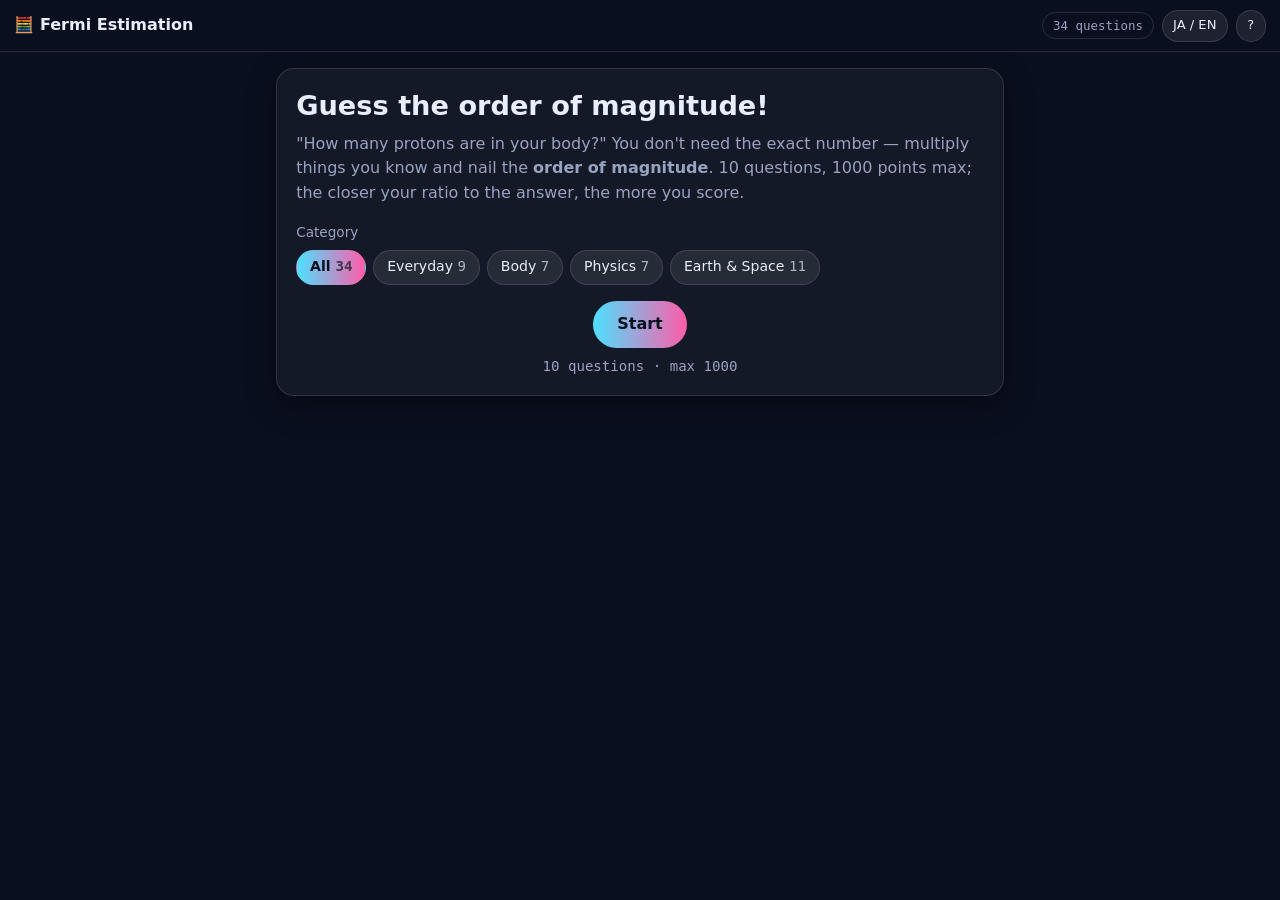
<file: games/fermi/index.html>
<!DOCTYPE html>
<html lang="ja">
<head>
<meta charset="utf-8">
<meta name="viewport" content="width=device-width, initial-scale=1">
<title>Fermi Estimation</title>
<style>
  :root { --bg:#0a0f1f; --fg:#e9eefb; --muted:#98a3c0; --c1:#4de1ff; --c2:#ff5ca8; --c3:#ffd166; --ok:#5ef0a0; --vi:#8b7bff; --bad:#ff6b8b;
    --card:rgba(255,255,255,.045); --card2:rgba(255,255,255,.08); --line:rgba(255,255,255,.12); --btnink:#07101f; --shadow:0 10px 30px rgba(0,0,0,.35); color-scheme:dark; }
  body[data-t="light"] { --bg:#f6f7fb; --fg:#121a30; --muted:#5a6683; --c1:#0b8fb9; --c2:#d42f7c; --c3:#a8680a; --ok:#118a52; --vi:#5b4bd6; --bad:#c92a4f;
    --card:#ffffff; --card2:#eef1f8; --line:rgba(18,26,48,.12); --btnink:#ffffff; --shadow:0 8px 24px rgba(18,26,48,.08); color-scheme:light; }
  * { box-sizing:border-box; }
  html, body { margin:0; height:100%; }
  body { background:var(--bg); color:var(--fg); font-family:Inter, "Noto Sans JP", "Hiragino Sans", system-ui, sans-serif; line-height:1.55; -webkit-text-size-adjust:100%; }
  [data-l="en"] .ja, [data-l="ja"] .en { display:none !important; }
  .mono { font-family:ui-monospace, monospace; }
  #wrap { display:flex; flex-direction:column; height:100%; }
  header { display:flex; align-items:center; gap:.5rem; padding:.6rem .9rem; border-bottom:1px solid var(--line); flex-shrink:0; }
  header h1 { font-size:1rem; margin:0; flex:1; min-width:0; white-space:nowrap; overflow:hidden; text-overflow:ellipsis; }
  .pill { font-family:ui-monospace, monospace; font-size:.78rem; color:var(--muted); border:1px solid var(--line); border-radius:999px; padding:.2rem .6rem; white-space:nowrap; }
  button { font:inherit; cursor:pointer; border-radius:999px; border:1px solid var(--line); background:var(--card2); color:var(--fg); padding:.42rem .85rem; transition:transform .08s, background .15s, border-color .15s; touch-action:manipulation; }
  button:hover { border-color:var(--c1); }
  button:active { transform:scale(.96); }
  button:disabled { opacity:.4; cursor:default; transform:none; }
  button.sm { padding:.3rem .65rem; font-size:.82rem; }
  button.primary { background:linear-gradient(90deg,var(--c1),var(--c2)); color:var(--btnink); border:0; font-weight:800; padding:.7rem 1.5rem; font-size:1rem; }
  main { flex:1; overflow-y:auto; -webkit-overflow-scrolling:touch; }
  .container { max-width:760px; margin:0 auto; padding:1rem 1rem 2rem; }
  .card { background:var(--card); border:1px solid var(--line); border-radius:18px; padding:1.1rem 1.2rem; box-shadow:var(--shadow); }
  .card + .card { margin-top:.9rem; }
  .hidden { display:none !important; }
  h2 { margin:.1rem 0 .5rem; font-size:clamp(1.25rem,4vw,1.7rem); line-height:1.3; }
  .muted { color:var(--muted); }
  .lead { color:var(--muted); margin:.2rem 0 1rem; }
  .chips { display:flex; flex-wrap:wrap; gap:.45rem; margin:.4rem 0 1rem; }
  .chip { padding:.35rem .8rem; font-size:.88rem; }
  .chip.on { background:linear-gradient(90deg,var(--c1),var(--c2)); color:var(--btnink); border-color:transparent; font-weight:700; }
  .center { text-align:center; }
  .row { display:flex; gap:.6rem; flex-wrap:wrap; align-items:center; }
  .row.c { justify-content:center; }
  .tag { display:inline-block; font-size:.75rem; padding:.12rem .55rem; border-radius:999px; border:1px solid var(--line); color:var(--muted); }
  .qtext { font-size:clamp(1.12rem,3.6vw,1.45rem); font-weight:700; line-height:1.45; margin:.55rem 0 .2rem; }
  .unitline { color:var(--muted); font-size:.9rem; }
  .estimate { margin:1rem 0 .4rem; padding:.8rem 1rem; border-radius:14px; background:var(--card2); border:1px solid var(--line); display:flex; align-items:baseline; justify-content:center; gap:.5rem; flex-wrap:wrap; }
  .estimate .val { font-family:ui-monospace, monospace; font-size:clamp(1.6rem,7vw,2.4rem); font-weight:800; background:linear-gradient(90deg,var(--c1),var(--c2)); -webkit-background-clip:text; background-clip:text; color:transparent; }
  .estimate .u { color:var(--muted); }
  sup { font-size:.62em; line-height:0; }
  .ctl { display:grid; grid-template-columns:7.5rem 1fr auto; gap:.5rem .7rem; align-items:center; margin-top:.7rem; }
  .ctl label { font-size:.85rem; color:var(--muted); }
  .ctl input[type=range] { width:100%; accent-color:var(--c1); }
  .stepper { display:flex; align-items:center; gap:.3rem; }
  .stepper button { width:2.2rem; height:2.2rem; padding:0; font-weight:800; font-size:1.1rem; }
  input[type=number], input[type=text] { font:inherit; font-family:ui-monospace, monospace; background:var(--bg); color:var(--fg); border:1px solid var(--line); border-radius:10px; padding:.42rem .55rem; min-width:0; }
  input[type=number] { width:4.6rem; }
  input:focus { outline:2px solid var(--c1); outline-offset:1px; }
  .typed { display:flex; gap:.5rem; align-items:center; margin-top:.8rem; flex-wrap:wrap; }
  .typed input { flex:1; min-width:9rem; }
  .err { color:var(--bad); font-size:.82rem; min-height:1.2em; }
  .actions { display:flex; justify-content:center; margin-top:1rem; }
  .scoreBig { font-family:ui-monospace, monospace; font-size:clamp(2rem,8vw,3rem); font-weight:900; color:var(--c3); line-height:1; }
  .badge { display:inline-block; font-weight:800; font-size:.85rem; padding:.25rem .7rem; border-radius:999px; color:var(--btnink); }
  .b2 { background:var(--ok); } .b10 { background:var(--c1); } .b100 { background:var(--c3); } .bx { background:var(--bad); }
  .cmp { display:grid; grid-template-columns:1fr 1fr; gap:.6rem; margin:.8rem 0; }
  .cmp > div { background:var(--card2); border-radius:12px; padding:.55rem .75rem; border:1px solid var(--line); }
  .cmp .k { font-size:.75rem; color:var(--muted); }
  .cmp .v { font-family:ui-monospace, monospace; font-weight:800; font-size:1.05rem; word-break:break-word; }
  .cmp .you .v { color:var(--c2); } .cmp .ans .v { color:var(--c1); }
  svg.nl { width:100%; height:auto; display:block; margin:.3rem 0 .4rem; overflow:visible; }
  .steps { list-style:none; padding:0; margin:.4rem 0; }
  .steps li { display:grid; grid-template-columns:6.8rem 1fr auto; gap:.6rem; align-items:baseline; padding:.42rem 0; border-bottom:1px dashed var(--line); font-size:.92rem; }
  .steps .f { font-family:ui-monospace, monospace; color:var(--c3); font-weight:700; white-space:nowrap; }
  .steps .run { font-family:ui-monospace, monospace; color:var(--muted); font-size:.82rem; white-space:nowrap; }
  .steps li.tot { border-bottom:0; font-weight:700; }
  .steps li.tot .run { color:var(--c1); font-size:.92rem; }
  .note { font-size:.88rem; color:var(--muted); background:var(--card2); border-left:3px solid var(--vi); padding:.55rem .8rem; border-radius:0 10px 10px 0; margin-top:.6rem; }
  h3 { font-size:.95rem; margin:1rem 0 .2rem; }
  .sumlist { list-style:none; padding:0; margin:.6rem 0 0; text-align:left; }
  .sumlist li { display:grid; grid-template-columns:1.6rem 1fr auto; gap:.5rem; padding:.4rem 0; border-bottom:1px solid var(--line); font-size:.88rem; align-items:baseline; }
  .sumlist .p { font-family:ui-monospace, monospace; font-weight:800; }
  .rank { font-size:1.25rem; font-weight:800; color:var(--c3); margin:.3rem 0; }
  .best { font-family:ui-monospace, monospace; color:var(--muted); font-size:.88rem; }
  #help { position:fixed; inset:0; background:rgba(5,8,18,.7); display:flex; align-items:center; justify-content:center; padding:1rem; z-index:20; }
  #help .card { background:linear-gradient(var(--card2), var(--card2)), var(--bg); max-width:520px; width:100%; max-height:90%; overflow-y:auto; }
  #help ul { padding-left:1.2rem; margin:.4rem 0; }
  #help li { margin:.25rem 0; }
  .kbd { font-family:ui-monospace, monospace; font-size:.8em; border:1px solid var(--line); border-bottom-width:2px; border-radius:5px; padding:0 .3rem; }
  @media (max-width:520px) {
    .container { padding:.7rem .7rem 1.6rem; }
    .card { padding:.9rem .9rem; border-radius:16px; }
    .ctl { grid-template-columns:1fr auto; }
    .ctl label { grid-column:1 / -1; margin-bottom:-.3rem; }
    .steps li { grid-template-columns:5.6rem 1fr; }
    .steps .run { grid-column:2; }
    header h1 { font-size:.92rem; }
  }
  @media (prefers-reduced-motion:no-preference) { .pop { animation:pop .35s ease-out; } @keyframes pop { from { transform:scale(.9); opacity:0; } to { transform:none; opacity:1; } } }
</style>
</head>
<body data-l="ja" data-t="dark">
<div id="wrap">
  <header>
    <h1>🧮 <span class="ja">フェルミ推定</span><span class="en">Fermi Estimation</span></h1>
    <span class="pill" id="status">—</span>
    <button id="langBtn" class="sm" type="button">JA / EN</button>
    <button id="helpBtn" class="sm" type="button" aria-label="How to play">?</button>
  </header>
  <main>
    <div class="container">

      <!-- Intro -->
      <section id="intro" class="card">
        <h2><span class="ja">桁で勝負！フェルミ推定</span><span class="en">Guess the order of magnitude!</span></h2>
        <p class="lead"><span class="ja">「体の中に陽子は何個？」— 正確な数字は要りません。知っている量を掛け合わせて<b>桁</b>を当てましょう。10問で1000点満点、答えとの比が近いほど高得点です。</span>
          <span class="en">"How many protons are in your body?" You don't need the exact number — multiply things you know and nail the <b>order of magnitude</b>. 10 questions, 1000 points max; the closer your ratio to the answer, the more you score.</span></p>
        <div class="muted" style="font-size:.85rem"><span class="ja">ジャンル</span><span class="en">Category</span></div>
        <div class="chips" id="cats"></div>
        <div class="row c" style="flex-direction:column;gap:.5rem">
          <button class="primary" id="startBtn" type="button"><span class="ja">スタート</span><span class="en">Start</span></button>
          <div class="best" id="bestIntro"></div>
        </div>
      </section>

      <!-- Question -->
      <section id="quiz" class="hidden">
        <div class="card">
          <div class="row" style="justify-content:space-between">
            <span class="tag" id="qcat"></span>
            <span class="muted mono" style="font-size:.85rem" id="qnum"></span>
          </div>
          <div class="qtext" id="qtext"></div>
          <div class="unitline" id="qunit"></div>

          <div id="inputArea">
            <div class="estimate"><span class="val" id="estVal">1.0 × 10<sup>0</sup></span><span class="u" id="estUnit"></span></div>
            <div class="ctl">
              <label for="mRange"><span class="ja">仮数（1〜9.9）</span><span class="en">Mantissa (1–9.9)</span></label>
              <input type="range" id="mRange" min="1" max="9.9" step="0.1" value="1" aria-label="mantissa">
              <input type="number" id="mNum" min="1" max="9.99" step="0.1" value="1" aria-label="mantissa value">
              <label for="eRange"><span class="ja">指数（10 の何乗）</span><span class="en">Exponent (power of 10)</span></label>
              <input type="range" id="eRange" min="-30" max="55" step="1" value="0" aria-label="exponent">
              <div class="stepper">
                <button type="button" id="eMinus" aria-label="exponent minus">−</button>
                <span class="mono" id="eVal" style="min-width:2.2rem;text-align:center;font-weight:800">0</span>
                <button type="button" id="ePlus" aria-label="exponent plus">+</button>
              </div>
            </div>
            <div class="typed">
              <input type="text" id="typed" inputmode="text" autocomplete="off" spellcheck="false" placeholder="3e8, 2.5×10^-24, 120000">
              <button type="button" id="typedBtn" class="sm"><span class="ja">反映</span><span class="en">Set</span></button>
            </div>
            <div class="err" id="typedErr"></div>
            <div class="actions"><button class="primary" id="submitBtn" type="button"><span class="ja">この値で回答</span><span class="en">Lock in answer</span></button></div>
          </div>
        </div>

        <div id="reveal" class="card hidden">
          <div class="row" style="justify-content:space-between;align-items:flex-end">
            <div><div class="muted" style="font-size:.8rem"><span class="ja">獲得点</span><span class="en">Points</span></div><div class="scoreBig pop" id="ptsVal">0</div></div>
            <div style="text-align:right"><span class="badge" id="badge"></span><div class="muted mono" style="font-size:.8rem;margin-top:.3rem" id="ratio"></div></div>
          </div>
          <div class="cmp">
            <div class="you"><div class="k"><span class="ja">あなたの推定</span><span class="en">Your estimate</span></div><div class="v" id="youVal"></div></div>
            <div class="ans"><div class="k"><span class="ja">参考値</span><span class="en">Reference</span></div><div class="v" id="ansVal"></div></div>
          </div>
          <svg class="nl" id="nl" viewBox="0 0 600 86" role="img" aria-label="log-scale number line"></svg>
          <h3><span class="ja">モデル解答（フェルミ分解）</span><span class="en">Model breakdown</span></h3>
          <ul class="steps" id="steps"></ul>
          <div class="note" id="note"></div>
          <div class="actions"><button class="primary" id="nextBtn" type="button"></button></div>
        </div>
      </section>

      <!-- End -->
      <section id="end" class="card center hidden">
        <div class="muted"><span class="ja">合計スコア</span><span class="en">Total score</span></div>
        <div class="scoreBig pop" id="totalVal" style="font-size:clamp(2.6rem,11vw,4rem)">0</div>
        <div class="rank" id="rankVal"></div>
        <div class="best" id="bestEnd"></div>
        <ul class="sumlist" id="sumList"></ul>
        <div class="row c" style="margin-top:1.1rem">
          <button class="primary" id="againBtn" type="button"><span class="ja">もう一度</span><span class="en">Play again</span></button>
          <button id="menuBtn" type="button"><span class="ja">ジャンル選択へ</span><span class="en">Change category</span></button>
        </div>
      </section>

    </div>
  </main>
</div>

<div id="help" class="hidden" role="dialog" aria-modal="true">
  <div class="card">
    <h2 style="font-size:1.2rem">❓ <span class="ja">遊び方</span><span class="en">How to play</span></h2>
    <div class="ja"><ul>
      <li>問題の答えを <b>仮数 × 10<sup>指数</sup></b> で作ります。スライダー・±ボタン、または「3e8」「2.5×10^-24」のように直接入力もOK。</li>
      <li>得点は桁の誤差 e = |log₁₀(推定/答え)| で決まります。e = 0 で100点、e ≥ 3（1000倍ずれ）で0点。</li>
      <li>「2倍以内」「10倍以内」「100倍以内」のバッジが出ます。</li>
      <li>回答後、対数の数直線とモデル解答（掛け算の分解）が表示されます。</li>
      <li><span class="kbd">Enter</span> で回答／次へ。<span class="kbd">↑</span><span class="kbd">↓</span> で指数を変更（入力欄の外で）。</li>
    </ul></div>
    <div class="en"><ul>
      <li>Build your answer as <b>mantissa × 10<sup>exponent</sup></b> with the sliders and ± buttons, or type it directly, e.g. “3e8” or “2.5×10^-24”.</li>
      <li>Scoring uses the order-of-magnitude error e = |log₁₀(guess/answer)|: 100 pts at e = 0, down to 0 at e ≥ 3 (off by 1000×).</li>
      <li>Badges: within ×2, ×10 or ×100.</li>
      <li>After each answer you see a log-scale number line and a model breakdown into factors.</li>
      <li><span class="kbd">Enter</span> to answer / continue. <span class="kbd">↑</span><span class="kbd">↓</span> change the exponent (outside text boxes).</li>
    </ul></div>
    <div class="row c" style="margin-top:.6rem"><button class="primary" id="helpClose" type="button">OK</button></div>
  </div>
</div>

<script>
/* ===== Question bank: each question's reference value a, and model steps [value, ja, en, op] (op "/" = divide). ===== */
var QUESTIONS = [
  /* ---------- 日常 / Everyday ---------- */
  { id:"sand", c:"life", a:9.2e6, u:["粒","grains"],
    q:["1リットルのボトルに砂粒（直径 約0.5 mm）は何粒入る？","How many sand grains (about 0.5 mm across) fit in a 1-litre bottle?"],
    s:[[1e6,"1 L = 10⁶ mm³","1 L = 10⁶ mm³"],[0.6,"粒が占める割合（充填率）≈ 60%","Grains fill ≈60% of the volume (packing)"],[0.065,"1粒の体積 (π/6)×(0.5 mm)³ ≈ 0.065 mm³ で割る","Divide by one grain's volume (π/6)(0.5 mm)³ ≈ 0.065 mm³","/"]],
    n:["直径0.5 mmの球がランダムに詰まる（充填率約0.6）とした計算値。粒径が半分になると数は8倍になります。","Computed for 0.5 mm spheres in random packing (≈60% filled). Halve the grain size and the count goes up 8×."] },
  { id:"water", c:"life", a:6.7e24, u:["個（水分子）","water molecules"],
    q:["コップ1杯（200 mL）の水に、水分子は何個ある？","How many water molecules are in a 200 mL glass of water?"],
    s:[[200,"200 mL の水 ≈ 200 g","200 mL of water ≈ 200 g"],[18,"水のモル質量 18 g/mol で割る → 約11 mol","Divide by water's molar mass, 18 g/mol → ≈11 mol","/"],[6.0e23,"アボガドロ数 6.0×10²³ /mol を掛ける","Multiply by Avogadro's number, 6.0×10²³ /mol"]],
    n:["200 ÷ 18.02 × 6.022×10²³ ≈ 6.7×10²⁴ 個。","200 ÷ 18.02 × 6.022×10²³ ≈ 6.7×10²⁴ molecules."] },
  { id:"yen", c:"life", a:2.2e22, u:["個（原子）","atoms"],
    q:["1円玉1枚に含まれる原子は何個？","How many atoms are in a single 1-yen coin?"],
    s:[[1,"1円玉は 1.0 g の純アルミニウム","A 1-yen coin is 1.0 g of pure aluminium"],[27,"Al のモル質量 27 g/mol で割る","Divide by aluminium's molar mass, 27 g/mol","/"],[6.0e23,"アボガドロ数を掛ける","Multiply by Avogadro's number"]],
    n:["1円硬貨は質量ちょうど1 g・アルミニウム100%。1 ÷ 26.98 × 6.022×10²³ ≈ 2.2×10²² 個。","The 1-yen coin is exactly 1 g of 100% aluminium: 1 ÷ 26.98 × 6.022×10²³ ≈ 2.2×10²² atoms."] },
  { id:"rice", c:"life", a:2.3e5, u:["粒","grains"],
    q:["5 kg の米袋に、お米は何粒入っている？","How many grains of rice are in a 5 kg bag?"],
    s:[[5,"5 kg","5 kg"],[1000,"1 kg = 1000 g","1 kg = 1000 g"],[0.022,"1粒 ≈ 22 mg（千粒重 ≈ 22 g）で割る","Divide by ≈22 mg per grain (1000-grain weight ≈ 22 g)","/"]],
    n:["うるち米の千粒重はおよそ 20〜23 g。5000 g ÷ 0.022 g ≈ 23万粒。","Japanese short-grain rice weighs about 20–23 g per 1000 grains, so 5000 g ÷ 0.022 g ≈ 230,000 grains."] },
  { id:"pool", c:"life", a:6e9, u:["滴","drops"],
    q:["25 m × 10 m × 深さ1.2 m のプールの水は、何滴分？","How many drops of water fill a pool 25 m × 10 m × 1.2 m deep?"],
    s:[[300,"体積 25 × 10 × 1.2 = 300 m³","Volume 25 × 10 × 1.2 = 300 m³"],[1e6,"1 m³ = 10⁶ mL","1 m³ = 10⁶ mL"],[20,"1 mL ≈ 20滴（1滴 ≈ 0.05 mL）","1 mL ≈ 20 drops (one drop ≈ 0.05 mL)"]],
    n:["点滴や薬局方で使われる標準的な1滴 ≈ 0.05 mL を使用。3×10⁸ mL × 20 = 6×10⁹ 滴。","Uses the standard drop of ≈0.05 mL (20 drops per mL): 3×10⁸ mL × 20 = 6×10⁹ drops."] },
  { id:"room", c:"life", a:1.25e27, u:["個（気体分子）","gas molecules"],
    q:["4 m × 5 m × 高さ2.5 m の部屋（20 °C, 1気圧）の空気分子は何個？","How many air molecules are in a 4 m × 5 m × 2.5 m room (20 °C, 1 atm)?"],
    s:[[50,"部屋の体積 4 × 5 × 2.5 = 50 m³","Room volume 4 × 5 × 2.5 = 50 m³"],[1000,"1 m³ = 1000 L","1 m³ = 1000 L"],[24,"気体 1 mol ≈ 24 L（20 °C）で割る","Divide by ≈24 L per mole of gas (20 °C)","/"],[6.0e23,"アボガドロ数を掛ける","Multiply by Avogadro's number"]],
    n:["理想気体 N = PV/kT = 101325 × 50 / (1.38×10⁻²³ × 293) ≈ 1.25×10²⁷ 個。","Ideal gas: N = PV/kT = 101325 × 50 / (1.38×10⁻²³ × 293) ≈ 1.25×10²⁷."] },
  { id:"fork", c:"life", a:1.056e5, u:["回","vibrations"],
    q:["440 Hz の音叉がカラオケ1曲分（4分）鳴り続けたら、何回振動する？","A 440 Hz tuning fork rings for one karaoke song (4 minutes). How many times does it vibrate?"],
    s:[[440,"毎秒 440 回（A4 = ラ）","440 per second (A4)"],[60,"1分 = 60秒","1 min = 60 s"],[4,"4分間","4 minutes"]],
    n:["440 × 240 s = 105,600 回。周波数 × 時間 で回数が出ます。","440 × 240 s = 105,600. Frequency × time gives the count."] },
  { id:"phone", c:"life", a:4.5e22, u:["個（電子）","electrons"],
    q:["スマホを 2 A で1時間充電するとき、ケーブルを流れる電子は何個？","Charging a phone at 2 A for one hour — how many electrons flow through the cable?"],
    s:[[2,"2 A = 毎秒 2 C","2 A = 2 coulombs per second"],[3600,"1時間 = 3600秒","1 hour = 3600 s"],[1.6e-19,"電気素量 1.6×10⁻¹⁹ C で割る","Divide by the elementary charge, 1.6×10⁻¹⁹ C","/"]],
    n:["電荷 7200 C ÷ 1.602×10⁻¹⁹ C ≈ 4.5×10²² 個。","7200 C ÷ 1.602×10⁻¹⁹ C ≈ 4.5×10²² electrons."] },
  { id:"year", c:"life", a:3.156e7, u:["秒","seconds"],
    q:["1年は何秒？","How many seconds are in a year?"],
    s:[[365,"365日","365 days"],[24,"1日 = 24時間","24 hours per day"],[3600,"1時間 = 3600秒","3600 s per hour"]],
    n:["365.25日 × 86400 s ≈ 3.16×10⁷ 秒。「1年 ≈ π×10⁷ 秒」は物理屋の定番の覚え方。","365.25 days × 86400 s ≈ 3.16×10⁷ s — physicists remember it as “a year ≈ π×10⁷ s”."] },

  /* ---------- 人体 / Human body ---------- */
  { id:"protons", c:"body", a:2.3e28, u:["個","protons"],
    q:["体重 70 kg の人の体の中に、陽子は何個ある？","How many protons are in the body of a 70 kg person?"],
    s:[[70,"体重 70 kg","Body mass 70 kg"],[6.0e26,"1 kg あたりの核子数 ≈ 6×10²⁶（1 ÷ 1.66×10⁻²⁷ kg）","Nucleons per kg ≈ 6×10²⁶ (1 ÷ 1.66×10⁻²⁷ kg)"],[0.55,"核子のうち陽子の割合 ≈ 0.55（水素が多いので半分より少し多い）","Fraction of nucleons that are protons ≈ 0.55 (hydrogen pushes it above ½)"]],
    n:["体の質量の約10%が水素（陽子1個のみ）、残りは O・C・N など陽子と中性子がほぼ半々。70 kg × (0.10 + 0.90×0.5) ÷ 1.66×10⁻²⁷ kg ≈ 2.3×10²⁸。","About 10% of body mass is hydrogen (a lone proton); the rest is mostly O, C, N with Z/A ≈ ½. 70 kg × (0.10 + 0.90×0.5) ÷ 1.66×10⁻²⁷ kg ≈ 2.3×10²⁸."] },
  { id:"heart", c:"body", a:2.9e9, u:["回","beats"],
    q:["人の一生（80年）で心臓は何回拍動する？","How many times does a human heart beat in an 80-year lifetime?"],
    s:[[70,"安静時の心拍 ≈ 70回/分","Resting heart rate ≈ 70 per minute"],[1440,"1日 = 1440分","1440 minutes per day"],[365,"1年 = 365日","365 days per year"],[80,"80年","80 years"]],
    n:["70 × 1440 × 365 × 80 ≈ 2.9×10⁹ 回。「一生で約30億回」とよく言われます。","70 × 1440 × 365 × 80 ≈ 2.9×10⁹ — the often-quoted “about 3 billion heartbeats”."] },
  { id:"hair", c:"body", a:1e5, u:["本","hairs"],
    q:["人の頭に髪の毛は何本生えている？","How many hairs are on a human head?"],
    s:[[6.3,"頭皮を半球とみなす：面積 = 2πr²（2π ≈ 6.3）","Treat the scalp as a hemisphere: area = 2πr² (2π ≈ 6.3)"],[100,"r ≈ 10 cm → r² = 100 cm²","r ≈ 10 cm → r² = 100 cm²"],[150,"毛髪密度 ≈ 150本/cm²","Hair density ≈ 150 per cm²"]],
    n:["一般に約10万本（髪の色などで約9万〜15万本）とされます。","Usually quoted as about 100,000 (roughly 90,000–150,000 depending on hair colour)."] },
  { id:"cells", c:"body", a:3e13, u:["個","cells"],
    q:["体重 70 kg の人の体を作る（ヒトの）細胞は何個？","How many human cells make up a 70 kg person?"],
    s:[[70,"体重 70 kg","Body mass 70 kg"],[0.6,"細胞の中身が占める質量 ≈ 6割（残りは細胞外の液体や骨など）","≈60% of body mass is inside cells (the rest is extracellular fluid, bone mineral…)"],[1e-12,"典型的な細胞1個 ≈ 1 ng（10 µm 角の水）で割る","Divide by a typical cell ≈ 1 ng (a 10 µm cube of water)","/"]],
    n:["Sender, Fuchs & Milo (2016) の推定で約3×10¹³個。数の約84%は小さな赤血球です。","Sender, Fuchs & Milo (2016) estimate ≈3×10¹³ cells; about 84% of them (by number) are small red blood cells."] },
  { id:"power", c:"body", a:97, u:["W（ワット）","W (watts)"],
    q:["1日 2000 kcal を食べる人の平均消費電力は何ワット？","Someone eats 2000 kcal a day. What is their average power output in watts?"],
    s:[[2000,"1日 2000 kcal","2000 kcal per day"],[4184,"1 kcal = 4184 J","1 kcal = 4184 J"],[86400,"1日 = 86400秒で割る","Divide by 86400 s per day","/"]],
    n:["8.4×10⁶ J ÷ 86400 s ≈ 97 W。人間はだいたい「100 W の電球」です。","8.4×10⁶ J ÷ 86400 s ≈ 97 W — a person is roughly a 100 W light bulb."] },
  { id:"blood", c:"body", a:7e3, u:["L（リットル）","litres"],
    q:["心臓が1日に送り出す血液は何リットル？","How many litres of blood does the heart pump in one day?"],
    s:[[0.07,"1回の拍出量 ≈ 70 mL = 0.07 L","Stroke volume ≈ 70 mL = 0.07 L"],[70,"70回/分","70 beats per minute"],[1440,"1日 = 1440分","1440 minutes per day"]],
    n:["安静時の心拍出量は約5 L/分 → 1日で約7,000 L。","Resting cardiac output is about 5 L/min → roughly 7,000 L per day."] },
  { id:"breath", c:"body", a:1.1e4, u:["L（リットル）","litres"],
    q:["人は1日に何リットルの空気を吸う？","How many litres of air does a person breathe in per day?"],
    s:[[0.5,"1回の呼吸 ≈ 0.5 L","≈0.5 L per breath"],[15,"15回/分","15 breaths per minute"],[1440,"1日 = 1440分","1440 minutes per day"]],
    n:["1回換気量 約0.5 L × 12〜20回/分。よく「1日 約1万L（1万1000 L）」と紹介されます。","Tidal volume ≈0.5 L at 12–20 breaths/min; commonly quoted as about 10,000–11,000 L per day."] },

  /* ---------- 物理 / Physics ---------- */
  { id:"pcross", c:"phys", a:5.6e-24, u:["秒","seconds"],
    q:["光が陽子1個を横切るのにかかる時間は？","How long does light take to cross a proton?"],
    s:[[0.84e-15,"陽子の電荷半径 ≈ 0.84 fm","Proton charge radius ≈ 0.84 fm"],[2,"直径 = 2 × 半径","Diameter = 2 × radius"],[3e8,"光速 3×10⁸ m/s で割る","Divide by c = 3×10⁸ m/s","/"]],
    n:["1.68×10⁻¹⁵ m ÷ 3.0×10⁸ m/s ≈ 5.6×10⁻²⁴ 秒。強い相互作用の典型的な時間スケールです。","1.68×10⁻¹⁵ m ÷ 3.0×10⁸ m/s ≈ 5.6×10⁻²⁴ s — the typical time scale of the strong interaction."] },
  { id:"lgad", c:"phys", a:9, u:["mm","mm"],
    q:["AC-LGAD 検出器の時間分解能（約30ピコ秒）の間に、光は何 mm 進む？","How far (in mm) does light travel during 30 ps, the time resolution of an AC-LGAD detector?"],
    s:[[3e8,"光速 3×10⁸ m/s","c = 3×10⁸ m/s"],[3e-11,"30 ps = 3×10⁻¹¹ s","30 ps = 3×10⁻¹¹ s"],[1000,"1 m = 1000 mm","1 m = 1000 mm"]],
    n:["光は 1 ns で約30 cm、1 ps で約0.3 mm。ピコ秒の時間測定（TOF）で粒子の速さの違いを見分けます。","Light covers ≈30 cm per ns and ≈0.3 mm per ps; picosecond timing (time of flight) tells particles apart by speed."] },
  { id:"lhcE", c:"phys", a:3.6e8, u:["J（ジュール）","J (joules)"],
    q:["LHC の陽子ビーム1本に蓄えられたエネルギーは何ジュール？（設計値）","How much energy is stored in one LHC proton beam (design values), in joules?"],
    s:[[2808,"バンチ数 2808","2808 bunches"],[1.15e11,"1バンチあたり陽子 1.15×10¹¹ 個","1.15×10¹¹ protons per bunch"],[7e12,"陽子1個 7 TeV = 7×10¹² eV","7 TeV = 7×10¹² eV per proton"],[1.6e-19,"1 eV = 1.6×10⁻¹⁹ J","1 eV = 1.6×10⁻¹⁹ J"]],
    n:["LHC 設計値で1ビーム約362 MJ。TNT火薬 約86 kg分、あるいは20トンの物体が時速約700 kmで飛ぶ運動エネルギーに相当します。","Design value ≈362 MJ per beam — about 86 kg of TNT, or the kinetic energy of a 20-tonne object flying at ≈700 km/h."] },
  { id:"lhcN", c:"phys", a:1e9, u:["回/秒","collisions per second"],
    q:["LHC では毎秒何回の陽子–陽子衝突が起きる？（設計値）","How many proton–proton collisions per second happen at the LHC (design)?"],
    s:[[2808,"バンチ数 2808","2808 bunches"],[11245,"周回周波数 11,245 Hz（27 km を光速で）","Revolution frequency 11,245 Hz (27 km at ≈c)"],[25,"1回のバンチ交差で平均 ≈ 25 回衝突","≈25 collisions per bunch crossing (pile-up)"]],
    n:["2808 × 11245 × 25 ≈ 8×10⁸。CERN は「毎秒最大約10億回」と紹介しています。","2808 × 11245 × 25 ≈ 8×10⁸; CERN describes it as “up to about 1 billion collisions per second”."] },
  { id:"laser", c:"phys", a:3.3e15, u:["個/秒","photons per second"],
    q:["1 mW の赤色レーザーポインター（650 nm）は毎秒何個の光子を出す？","How many photons per second does a 1 mW red laser pointer (650 nm) emit?"],
    s:[[1e-3,"出力 1 mW = 10⁻³ J/s","Power 1 mW = 10⁻³ J/s"],[6.5e-7,"波長 650 nm = 6.5×10⁻⁷ m を掛ける","Multiply by the wavelength 650 nm = 6.5×10⁻⁷ m"],[2.0e-25,"hc = 2.0×10⁻²⁵ J·m で割る（光子1個 E = hc/λ）","Divide by hc = 2.0×10⁻²⁵ J·m (photon energy E = hc/λ)","/"]],
    n:["光子1個は hc/λ ≈ 3.1×10⁻¹⁹ J（約1.9 eV）。10⁻³ J/s ÷ 3.1×10⁻¹⁹ J ≈ 3.3×10¹⁵ 個/秒。","Each photon carries hc/λ ≈ 3.1×10⁻¹⁹ J (≈1.9 eV): 10⁻³ J/s ÷ 3.1×10⁻¹⁹ J ≈ 3.3×10¹⁵ per second."] },
  { id:"nucdens", c:"phys", a:2.3e14, u:["倍","times"],
    q:["原子核の密度は水の何倍？","How many times denser than water is nuclear matter?"],
    s:[[1.67e-27,"核子1個の質量 1.67×10⁻²⁷ kg","Nucleon mass 1.67×10⁻²⁷ kg"],[7.2e-45,"核子1個分の体積 (4/3)π(1.2 fm)³ ≈ 7.2×10⁻⁴⁵ m³ で割る","Divide by the volume per nucleon (4/3)π(1.2 fm)³ ≈ 7.2×10⁻⁴⁵ m³","/"],[1000,"水の密度 1000 kg/m³ で割る","Divide by water's density, 1000 kg/m³","/"]],
    n:["原子核の半径 R ≈ 1.2 fm × A^(1/3) から、核物質の密度 ≈ 2.3×10¹⁷ kg/m³。角砂糖1個分で約2億トン！","From R ≈ 1.2 fm × A^(1/3), nuclear matter has ≈2.3×10¹⁷ kg/m³ — a sugar cube of it would weigh ~200 million tonnes."] },
  { id:"atomscale", c:"phys", a:630, u:["m","m"],
    q:["陽子を直径1 cmのビー玉に拡大すると、水素原子全体の直径は何メートル？","If a proton were blown up to a 1 cm marble, how wide (in metres) would the whole hydrogen atom be?"],
    s:[[1.06e-10,"水素原子の直径 ≈ 2 × ボーア半径 = 1.06×10⁻¹⁰ m","Hydrogen atom diameter ≈ 2 × Bohr radius = 1.06×10⁻¹⁰ m"],[1.68e-15,"陽子の直径 1.68 fm で割る → 約6万倍","Divide by the proton diameter 1.68 fm → ratio ≈ 63,000","/"],[0.01,"ビー玉 1 cm = 0.01 m を掛ける","Multiply by the 1 cm (0.01 m) marble"]],
    n:["原子と原子核の大きさの比は約6万倍。ビー玉の原子核なら、電子の雲は直径600 m 以上にも広がります。原子はほぼ空っぽ！","Atom/nucleus size ratio ≈ 63,000: with a marble nucleus, the electron cloud spans over 600 m. Atoms are mostly empty!"] },

  /* ---------- 地球・宇宙 / Earth & space ---------- */
  { id:"atmos", c:"space", a:5.1e18, u:["kg","kg"],
    q:["地球の大気全体の質量は何 kg？","What is the total mass of Earth's atmosphere, in kg?"],
    s:[[5.1e14,"地球の表面積 4πR² ≈ 5.1×10¹⁴ m²（R = 6400 km）","Earth's surface area 4πR² ≈ 5.1×10¹⁴ m² (R = 6400 km)"],[1e5,"大気圧 ≈ 10⁵ Pa（= 10⁵ N/m²）","Air pressure ≈ 10⁵ Pa (= 10⁵ N/m²)"],[9.8,"重力加速度 9.8 m/s² で割る（重さ → 質量）","Divide by g = 9.8 m/s² (weight → mass)","/"]],
    n:["大気圧は空気の重さそのもの。精密な値は約5.1×10¹⁸ kg（Trenberth & Smith 2005）。","Air pressure is just the weight of the air above. The accurate value is ≈5.1×10¹⁸ kg (Trenberth & Smith 2005)."] },
  { id:"neptune", c:"space", a:4.2, u:["時間","hours"],
    q:["太陽の光が海王星（約30 au）に届くまで何時間？","How many hours does sunlight take to reach Neptune (about 30 au)?"],
    s:[[30,"太陽–海王星 ≈ 30 au","Sun–Neptune ≈ 30 au"],[1.5e11,"1 au = 1.5×10¹¹ m","1 au = 1.5×10¹¹ m"],[3e8,"光速 3×10⁸ m/s で割る","Divide by c = 3×10⁸ m/s","/"],[3600,"1時間 = 3600秒で割る","Divide by 3600 s per hour","/"]],
    n:["地球までは 499 秒（約8分19秒）。海王星（30.07 au）までは約1万5000秒 ≈ 4.2時間。","To Earth it's 499 s (8 min 19 s); to Neptune (30.07 au) about 15,000 s ≈ 4.2 h."] },
  { id:"earthatoms", c:"space", a:1.3e50, u:["個（原子）","atoms"],
    q:["地球は全部で何個の原子でできている？","How many atoms make up the whole Earth?"],
    s:[[6e24,"地球の質量 6×10²⁴ kg","Earth's mass 6×10²⁴ kg"],[1000,"1 kg = 1000 g","1 kg = 1000 g"],[27,"平均原子量 ≈ 27 g/mol（Fe・O・Si・Mg の混合）で割る","Divide by the mean atomic mass ≈27 g/mol (a mix of Fe, O, Si, Mg)","/"],[6e23,"アボガドロ数を掛ける","Multiply by Avogadro's number"]],
    n:["地球の組成（Fe 32%, O 30%, Si 15%, Mg 14% …）から平均原子量は約27 g/mol。5.97×10²⁴ kg で約1.3×10⁵⁰ 個。","Earth's bulk composition (Fe 32%, O 30%, Si 15%, Mg 14%…) gives ≈27 g/mol on average; with 5.97×10²⁴ kg that's ≈1.3×10⁵⁰ atoms."] },
  { id:"sunearths", c:"space", a:1.3e6, u:["個","Earths"],
    q:["太陽の体積は地球の何個分？","How many Earths would fit inside the Sun (by volume)?"],
    s:[[109,"太陽の半径は地球の約109倍","The Sun's radius is ≈109 Earth radii"],[109,"体積は半径の3乗：もう一度 ×109","Volume goes as radius cubed: ×109 again"],[109,"さらに ×109","…and ×109 once more"]],
    n:["(696,000 km ÷ 6371 km)³ = 109.2³ ≈ 1.3×10⁶ 個。","(696,000 km ÷ 6371 km)³ = 109.2³ ≈ 1.3×10⁶."] },
  { id:"nu", c:"space", a:6.5e10, u:["個/秒","per second"],
    q:["太陽ニュートリノは、あなたの親指の爪（約1 cm²）を毎秒何個通り抜ける？","How many solar neutrinos pass through your thumbnail (≈1 cm²) every second?"],
    s:[[3.8e26,"太陽の光度 3.8×10²⁶ W","Solar luminosity 3.8×10²⁶ W"],[2.1e-12,"ニュートリノ1個あたり ≈ 13 MeV = 2.1×10⁻¹² J で割る（核融合1回 26.7 MeV で2個）","Divide by ≈13 MeV = 2.1×10⁻¹² J per neutrino (each 26.7 MeV fusion chain makes 2)","/"],[2.8e27,"半径 1 au の球の面積 4π(1.5×10¹³ cm)² ≈ 2.8×10²⁷ cm² で割る","Divide by the area of a 1 au sphere, 4π(1.5×10¹³ cm)² ≈ 2.8×10²⁷ cm²","/"],[1,"爪の面積 ≈ 1 cm²","Thumbnail ≈ 1 cm²"]],
    n:["標準太陽模型による地球での太陽ニュートリノ総フラックスは約6.5×10¹⁰ 個/cm²/秒（大半は pp ニュートリノ）。","The Standard Solar Model total flux at Earth is ≈6.5×10¹⁰ per cm² per second, mostly pp neutrinos."] },
  { id:"age", c:"space", a:4.35e17, u:["秒","seconds"],
    q:["宇宙の年齢（138億年）は何秒？","How many seconds old is the Universe (13.8 billion years)?"],
    s:[[1.38e10,"宇宙年齢 1.38×10¹⁰ 年","Age 1.38×10¹⁰ years"],[365,"1年 = 365日","365 days per year"],[86400,"1日 = 86400秒","86400 s per day"]],
    n:["1.38×10¹⁰ 年 × 3.156×10⁷ 秒/年 ≈ 4.35×10¹⁷ 秒（Planck 2018: 137.9億年）。","1.38×10¹⁰ yr × 3.156×10⁷ s/yr ≈ 4.35×10¹⁷ s (Planck 2018: 13.79 Gyr)."] },
  { id:"orbitv", c:"space", a:29.8, u:["km/s","km/s"],
    q:["地球が太陽のまわりを回る速さは秒速何 km？","How fast does Earth orbit the Sun, in km/s?"],
    s:[[6.28,"円周 = 2π × 半径（2π ≈ 6.28）","Circumference = 2π × radius (2π ≈ 6.28)"],[1.5e8,"軌道半径 1.5×10⁸ km","Orbit radius 1.5×10⁸ km"],[3.16e7,"1年 = 3.16×10⁷ 秒で割る","Divide by one year = 3.16×10⁷ s","/"]],
    n:["9.4×10⁸ km ÷ 3.16×10⁷ s ≈ 29.8 km/s（時速 約10万7000 km）。","9.4×10⁸ km ÷ 3.16×10⁷ s ≈ 29.8 km/s (about 107,000 km/h)."] },
  { id:"ocean", c:"space", a:1.33e18, u:["m³","m³"],
    q:["地球の海水の総体積は何 m³？","What is the total volume of Earth's oceans, in m³?"],
    s:[[5.1e14,"地球の表面積 5.1×10¹⁴ m²","Earth's surface area 5.1×10¹⁴ m²"],[0.71,"海の割合 ≈ 71%","Oceans cover ≈71%"],[3700,"平均水深 ≈ 3.7 km","Mean depth ≈ 3.7 km"]],
    n:["NOAA などの推定で約1.33×10⁹ km³ = 1.33×10¹⁸ m³。","NOAA and others estimate ≈1.33×10⁹ km³ = 1.33×10¹⁸ m³."] },
  { id:"sunmass", c:"space", a:1.99e30, u:["kg","kg"],
    q:["太陽の質量は何 kg？","What is the mass of the Sun, in kg?"],
    s:[[3.4e26,"太陽半径 7×10⁸ m の3乗 ≈ 3.4×10²⁶ m³","Solar radius cubed: (7×10⁸ m)³ ≈ 3.4×10²⁶ m³"],[4.2,"球の体積 4π/3 ≈ 4.2 を掛ける","Multiply by 4π/3 ≈ 4.2 for a sphere"],[1400,"平均密度 1.4 g/cm³ = 1400 kg/m³（水の1.4倍）","Mean density 1.4 g/cm³ = 1400 kg/m³ (1.4× water)"]],
    n:["ケプラーの第3法則 M = 4π²a³/(GT²) からも 1.99×10³⁰ kg（地球の約33万倍）。","Kepler's third law, M = 4π²a³/(GT²), also gives 1.99×10³⁰ kg (≈333,000 Earths)."] },
  { id:"iss", c:"space", a:5.56e3, u:["秒","seconds"],
    q:["国際宇宙ステーション（高度 約400 km）が地球を1周するのに何秒？","How many seconds does the ISS (≈400 km up) take to orbit Earth once?"],
    s:[[6.28,"2π","2π"],[6.8e6,"軌道半径 6400 + 400 km ≈ 6.8×10⁶ m","Orbit radius 6400 + 400 km ≈ 6.8×10⁶ m"],[7700,"速さ 7.7 km/s で割る","Divide by the speed, 7.7 km/s","/"]],
    n:["約92〜93分 ≈ 5560 秒。1日に約15.5周します。","About 92–93 minutes ≈ 5560 s — roughly 15.5 orbits a day."] },
  { id:"solarpow", c:"space", a:1.74e17, u:["W","W"],
    q:["地球が太陽から受け取っている全パワーは何ワット？","How much total solar power does Earth intercept, in watts?"],
    s:[[1360,"太陽定数 ≈ 1360 W/m²","Solar constant ≈ 1360 W/m²"],[3.14,"地球の断面積 = πR²：π","Earth's cross-section is πR²: π"],[4.1e13,"R² = (6.4×10⁶ m)² ≈ 4.1×10¹³ m²","R² = (6.4×10⁶ m)² ≈ 4.1×10¹³ m²"]],
    n:["1361 W/m² × π(6.371×10⁶ m)² ≈ 1.74×10¹⁷ W。人類の総エネルギー消費（約2×10¹³ W）の約1万倍。","1361 W/m² × π(6.371×10⁶ m)² ≈ 1.74×10¹⁷ W — about 10,000× humanity's total energy use (≈2×10¹³ W)."] }
];
/*END_QUESTIONS*/

(function () {
  "use strict";
  var $ = function (id) { return document.getElementById(id); };
  function lsGet(k) { try { return localStorage.getItem(k); } catch (e) { return null; } }
  function lsSet(k, v) { try { localStorage.setItem(k, v); } catch (e) {} }

  /* ---- language & theme ---- */
  var lang = lsGet("lang");
  if (lang !== "ja" && lang !== "en") lang = ((navigator.language || "").toLowerCase().indexOf("ja") === 0) ? "ja" : "en";
  var T = function (ja, en) { return lang === "ja" ? ja : en; };
  var L = function (pair) { return lang === "ja" ? pair[0] : pair[1]; };
  function applyLang(l, save) {
    lang = l; document.body.setAttribute("data-l", l); document.documentElement.lang = l;
    if (save) lsSet("lang", l);
    rerender();
  }
  function applyTheme(t) { document.body.setAttribute("data-t", t === "light" ? "light" : "dark"); if (state === "reveal") drawLine(); }
  window.addEventListener("resize", function () { if (state === "reveal") drawLine(); });
  window.addEventListener("storage", function (e) {
    if (e.key === "lang" && (e.newValue === "ja" || e.newValue === "en")) applyLang(e.newValue, false);
    if (e.key === "theme" && e.newValue) applyTheme(e.newValue);
  });
  $("langBtn").addEventListener("click", function () { applyLang(lang === "ja" ? "en" : "ja", true); });
  $("helpBtn").addEventListener("click", function () { $("help").classList.remove("hidden"); });
  $("helpClose").addEventListener("click", function () { $("help").classList.add("hidden"); });
  $("help").addEventListener("click", function (e) { if (e.target === $("help")) $("help").classList.add("hidden"); });

  /* ---- categories ---- */
  var CATS = [
    { id:"all", ja:"すべて", en:"All" },
    { id:"life", ja:"日常", en:"Everyday" },
    { id:"body", ja:"人体", en:"Body" },
    { id:"phys", ja:"物理", en:"Physics" },
    { id:"space", ja:"地球・宇宙", en:"Earth & Space" }
  ];
  function catName(id) { for (var i = 0; i < CATS.length; i++) if (CATS[i].id === id) return T(CATS[i].ja, CATS[i].en); return id; }
  var cat = lsGet("fermi.cat") || "all";
  if (!CATS.some(function (c) { return c.id === cat; })) cat = "all";

  /* ---- number formatting ---- */
  var SUP = { "-": "⁻", "0": "⁰", "1": "¹", "2": "²", "3": "³", "4": "⁴", "5": "⁵", "6": "⁶", "7": "⁷", "8": "⁸", "9": "⁹" };
  function split(x) { var e = Math.floor(Math.log10(x)); var m = x / Math.pow(10, e); if (m >= 9.995) { m = 1; e++; } return { m: m, e: e }; }
  function trimNum(s) { return s.indexOf(".") >= 0 ? s.replace(/0+$/, "").replace(/\.$/, "") : s; }
  function fmtH(x, sig) {
    sig = sig || 3;
    if (!(x > 0)) return "—";
    if (x >= 1e-2 && x < 1e6) {
      var s = Number(x.toPrecision(sig));
      return s.toLocaleString(lang === "ja" ? "ja-JP" : "en-US", { maximumFractionDigits: 4 });
    }
    var p = split(x);
    return trimNum(p.m.toFixed(sig - 1)) + " × 10<sup>" + p.e + "</sup>";
  }
  function fmtT(x) { // plain-text version for svg
    if (x >= 1e-2 && x < 1e6) return String(Number(x.toPrecision(3)));
    var p = split(x);
    return trimNum(p.m.toFixed(2)) + "×10" + String(p.e).split("").map(function (c) { return SUP[c]; }).join("");
  }
  function esc(s) { return String(s).replace(/[&<>"]/g, function (c) { return { "&": "&amp;", "<": "&lt;", ">": "&gt;", '"': "&quot;" }[c]; }); }

  /* ---- parse typed input ---- */
  function parseGuess(str) {
    if (!str) return NaN;
    var SM = { "⁰":"0","¹":"1","²":"2","³":"3","⁴":"4","⁵":"5","⁶":"6","⁷":"7","⁸":"8","⁹":"9","⁻":"-" };
    var s = String(str).replace(/[０-９．＋－ｅＥ＾（）＊]/g, function (c) { return String.fromCharCode(c.charCodeAt(0) - 0xFEE0); })
      .replace(/[−–—]/g, "-").replace(/[,\s，、_]/g, "").toLowerCase()
      .replace(/[⁰¹²³⁴⁵⁶⁷⁸⁹⁻]+/g, function (g) { return "^" + g.split("").map(function (c) { return SM[c]; }).join(""); })
      .replace(/\*\*/g, "^");
    var m = s.match(/^(\d*\.?\d+)?[×x*・]?10\^\(?([-+]?\d+)\)?$/);
    if (m) return (m[1] ? parseFloat(m[1]) : 1) * Math.pow(10, parseInt(m[2], 10));
    if (/^\d*\.?\d+(e[-+]?\d+)?$/.test(s)) return parseFloat(s);
    return NaN;
  }

  /* ---- scoring ---- */
  function scoreOf(e) { return Math.max(0, Math.round(100 * (1 - e / 3))); }
  function badgeOf(e) {
    if (e <= Math.log10(2) + 1e-9) return { cls: "b2", ja: "2倍以内！", en: "Within ×2!" };
    if (e <= 1 + 1e-9) return { cls: "b10", ja: "10倍以内", en: "Within ×10" };
    if (e <= 2 + 1e-9) return { cls: "b100", ja: "100倍以内", en: "Within ×100" };
    return { cls: "bx", ja: "100倍以上ずれ", en: "Off by >100×" };
  }
  function stepProduct(q) { var p = 1; q.s.forEach(function (st) { p = st[3] === "/" ? p / st[0] : p * st[0]; }); return p; }

  /* ---- game state ---- */
  var state = "intro", round = [], qi = 0, total = 0, results = [];
  var gm = 1, ge = 0; // guess mantissa/exponent
  var ROUND = 10;

  function bestKey() { return "fermi.best." + cat; }
  function getBest() { var b = parseInt(lsGet(bestKey()), 10); return isNaN(b) ? null : b; }
  function pool() { return QUESTIONS.filter(function (q) { return cat === "all" || q.c === cat; }); }

  function renderCats() {
    var box = $("cats"); box.innerHTML = "";
    CATS.forEach(function (c) {
      var n = c.id === "all" ? QUESTIONS.length : QUESTIONS.filter(function (q) { return q.c === c.id; }).length;
      var b = document.createElement("button"); b.type = "button"; b.className = "chip" + (c.id === cat ? " on" : "");
      b.innerHTML = esc(T(c.ja, c.en)) + ' <span class="mono" style="opacity:.7">' + n + "</span>";
      b.addEventListener("click", function () { cat = c.id; lsSet("fermi.cat", cat); renderCats(); renderBestIntro(); });
      box.appendChild(b);
    });
  }
  function renderBestIntro() {
    var b = getBest(), n = Math.min(ROUND, pool().length);
    $("bestIntro").innerHTML = esc(T(n + "問 · 満点 " + n * 100 + " 点", n + " questions · max " + n * 100)) + (b !== null ? " · " + esc(T("ベスト ", "Best ")) + b : "");
  }
  function setStatus() {
    if (state === "intro") $("status").textContent = T(QUESTIONS.length + "問収録", QUESTIONS.length + " questions");
    else if (state === "end") $("status").textContent = T("結果 ", "Result ") + total;
    else $("status").textContent = "Q" + (qi + 1) + "/" + round.length + " · " + total + T("点", " pts");
  }

  function shuffle(a) { for (var i = a.length - 1; i > 0; i--) { var j = Math.floor(Math.random() * (i + 1)); var t = a[i]; a[i] = a[j]; a[j] = t; } return a; }
  function startGame() {
    round = shuffle(pool().slice()).slice(0, ROUND); qi = 0; total = 0; results = [];
    $("intro").classList.add("hidden"); $("end").classList.add("hidden"); $("quiz").classList.remove("hidden");
    showQuestion();
  }
  function showQuestion() {
    state = "ask";
    gm = 1; ge = 0; syncInputs();
    $("typed").value = ""; $("typedErr").textContent = "";
    $("inputArea").classList.remove("hidden"); $("reveal").classList.add("hidden");
    renderQuestion(); setStatus();
    document.querySelector("main").scrollTop = 0;
  }
  function renderQuestion() {
    var q = round[qi]; if (!q) return;
    $("qcat").textContent = catName(q.c);
    $("qnum").textContent = (qi + 1) + " / " + round.length;
    $("qtext").textContent = L(q.q);
    $("qunit").textContent = T("単位：", "Unit: ") + L(q.u);
    $("estUnit").textContent = L(q.u);
  }
  function guessVal() { return gm * Math.pow(10, ge); }
  function syncInputs(skipNum) {
    $("mRange").value = Math.min(9.9, Math.max(1, gm));
    if (!skipNum) $("mNum").value = trimNum(gm.toFixed(2));
    $("eRange").value = ge; $("eVal").textContent = ge;
    $("estVal").innerHTML = trimNum(gm.toFixed(2)) + (gm === Math.round(gm) ? ".0" : "") + " × 10<sup>" + ge + "</sup>";
  }
  function setGuess(v) {
    var p = split(v); gm = Math.round(p.m * 100) / 100; ge = p.e;
    if (gm >= 10) { gm = 1; ge++; }
    ge = Math.max(-30, Math.min(55, ge)); syncInputs();
  }
  $("mRange").addEventListener("input", function () { gm = parseFloat(this.value); syncInputs(); });
  $("mNum").addEventListener("input", function () {
    var v = parseFloat(this.value);
    if (v >= 1 && v < 10) { gm = Math.round(v * 100) / 100; syncInputs(true); }
  });
  $("mNum").addEventListener("change", function () {
    var v = parseFloat(this.value);
    if (v > 0 && isFinite(v)) setGuess(v * Math.pow(10, ge)); else syncInputs();
  });
  $("eRange").addEventListener("input", function () { ge = parseInt(this.value, 10); syncInputs(); });
  function bumpE(d) { ge = Math.max(-30, Math.min(55, ge + d)); syncInputs(); }
  $("eMinus").addEventListener("click", function () { bumpE(-1); });
  $("ePlus").addEventListener("click", function () { bumpE(1); });
  function applyTyped() {
    var v = parseGuess($("typed").value);
    if (!(v > 0) || !isFinite(v)) { $("typedErr").textContent = T("正の数を入力してください（例: 3e8, 2.5×10^-24）", "Enter a positive number (e.g. 3e8, 2.5×10^-24)"); return false; }
    if (v < 1e-30 || v >= 1e56) { $("typedErr").textContent = T("範囲外です（10⁻³⁰〜10⁵⁵）", "Out of range (10⁻³⁰ – 10⁵⁵)"); return false; }
    $("typedErr").textContent = ""; setGuess(v); return true;
  }
  $("typedBtn").addEventListener("click", applyTyped);
  $("typed").addEventListener("keydown", function (e) { if (e.key === "Enter") { e.preventDefault(); e.stopPropagation(); if (applyTyped()) submit(); } });
  $("typed").addEventListener("input", function () { var v = parseGuess(this.value); if (v > 0 && isFinite(v) && v >= 1e-30 && v < 1e56) { $("typedErr").textContent = ""; setGuess(v); } });

  function submit() {
    if (state !== "ask") return;
    var q = round[qi], g = guessVal();
    var e = Math.abs(Math.log10(g / q.a)), pts = scoreOf(e);
    total += pts;
    results.push({ q: q, g: g, e: e, pts: pts });
    state = "reveal";
    $("inputArea").classList.add("hidden"); $("reveal").classList.remove("hidden");
    renderReveal(); setStatus();
    var pv = $("ptsVal"); pv.classList.remove("pop"); void pv.offsetWidth; pv.classList.add("pop");
    $("nextBtn").focus({ preventScroll: true });
  }
  $("submitBtn").addEventListener("click", submit);

  function renderReveal() {
    var r = results[results.length - 1]; if (!r) return;
    var q = r.q, b = badgeOf(r.e);
    $("ptsVal").textContent = "+" + r.pts;
    $("badge").className = "badge " + b.cls; $("badge").textContent = T(b.ja, b.en);
    var ratio = r.g / q.a;
    $("ratio").textContent = T("答えの ", "") + (ratio >= 1 ? "×" + fmtT(ratio) : "×1/" + fmtT(1 / ratio)) + T("", " of the answer") + " · e = " + r.e.toFixed(2);
    $("youVal").innerHTML = fmtH(r.g) + " <span class='muted' style='font-weight:400;font-size:.8em'>" + esc(L(q.u)) + "</span>";
    $("ansVal").innerHTML = fmtH(q.a) + " <span class='muted' style='font-weight:400;font-size:.8em'>" + esc(L(q.u)) + "</span>";
    var ul = $("steps"), html = "", p = 1;
    q.s.forEach(function (st, i) {
      p = st[3] === "/" ? p / st[0] : p * st[0];
      var f = (i === 0 ? "" : (st[3] === "/" ? "÷ " : "× ")) + fmtH(st[0], 3);
      html += "<li><span class='f'>" + f + "</span><span>" + esc(lang === "ja" ? st[1] : st[2]) + "</span><span class='run'>= " + fmtH(p) + "</span></li>";
    });
    html += "<li class='tot'><span class='f'>≈</span><span>" + esc(T("モデルの答え", "Model estimate")) + "</span><span class='run'>" + fmtH(p) + " " + esc(L(q.u)) + "</span></li>";
    ul.innerHTML = html;
    $("note").innerHTML = "📎 " + esc(L(q.n));
    $("nextBtn").innerHTML = qi + 1 < round.length ? esc(T("次の問題 →", "Next question →")) : esc(T("結果を見る", "See results"));
    drawLine();
  }

  function drawLine() {
    var r = results[results.length - 1]; if (!r) return;
    var svg = $("nl"), W = Math.round(Math.max(300, Math.min(600, svg.getBoundingClientRect().width || 600))), la = Math.log10(r.q.a), lg = Math.log10(r.g);
    var lo = Math.floor(Math.min(la, lg)) - 1, hi = Math.ceil(Math.max(la, lg)) + 1;
    while (hi - lo < 6) { lo--; hi++; }
    var span = hi - lo, pad = 24, X = function (v) { return pad + (v - lo) / span * (W - 2 * pad); };
    var cs = getComputedStyle(document.body), c1 = cs.getPropertyValue("--c1").trim(), c2 = cs.getPropertyValue("--c2").trim(), mu = cs.getPropertyValue("--muted").trim(), ln = cs.getPropertyValue("--line").trim(), ok = cs.getPropertyValue("--ok").trim();
    var y = 52, s = "";
    s += "<rect x='" + X(Math.max(lo, la - 1)) + "' y='" + (y - 9) + "' width='" + (X(Math.min(hi, la + 1)) - X(Math.max(lo, la - 1))) + "' height='18' rx='9' fill='" + c1 + "' opacity='.14'/>";
    s += "<rect x='" + X(la - Math.log10(2)) + "' y='" + (y - 9) + "' width='" + (X(la + Math.log10(2)) - X(la - Math.log10(2))) + "' height='18' rx='6' fill='" + ok + "' opacity='.28'/>";
    s += "<line x1='" + pad + "' x2='" + (W - pad) + "' y1='" + y + "' y2='" + y + "' stroke='" + mu + "' stroke-width='1.5'/>";
    var maxTicks = W < 420 ? 7 : 12, step = span <= maxTicks ? 1 : span <= maxTicks * 2 ? 2 : 5;
    for (var k = Math.ceil(lo / step) * step; k <= hi; k += step) {
      s += "<line x1='" + X(k) + "' x2='" + X(k) + "' y1='" + (y - 5) + "' y2='" + (y + 5) + "' stroke='" + mu + "'/>";
      s += "<text x='" + X(k) + "' y='" + (y + 22) + "' fill='" + mu + "' font-size='12' text-anchor='middle' font-family='ui-monospace,monospace'>10" + String(k).split("").map(function (c) { return SUP[c]; }).join("") + "</text>";
    }
    for (var m = lo; m < hi; m++) for (var d = 2; d <= 9; d++) { var xv = X(m + Math.log10(d)); s += "<line x1='" + xv + "' x2='" + xv + "' y1='" + (y - 2.5) + "' y2='" + (y + 2.5) + "' stroke='" + ln + "'/>"; }
    var xa = X(la), xg = X(lg), close = Math.abs(xa - xg) < 70;
    function anchor(x) { return x < 70 ? "start" : x > W - 70 ? "end" : "middle"; }
    s += "<path d='M" + xa + "," + (y - 3) + " l-7,-12 h14 z' fill='" + c1 + "'/>";
    s += "<text x='" + xa + "' y='" + (y - 20) + "' fill='" + c1 + "' font-size='13' font-weight='700' text-anchor='" + anchor(xa) + "'>" + esc(T("答え ", "answer ")) + esc(fmtT(r.q.a)) + "</text>";
    s += "<circle cx='" + xg + "' cy='" + y + "' r='6.5' fill='" + c2 + "' stroke='" + cs.getPropertyValue("--bg").trim() + "' stroke-width='2'/>";
    s += "<text x='" + xg + "' y='" + (close ? y + 40 : y - 20) + "' fill='" + c2 + "' font-size='13' font-weight='700' text-anchor='" + anchor(xg) + "'>" + esc(T("あなた ", "you ")) + esc(fmtT(r.g)) + "</text>";
    svg.setAttribute("viewBox", "0 0 " + W + " " + (close ? 104 : 86));
    svg.innerHTML = s;
  }

  function next() {
    if (state !== "reveal") return;
    qi++;
    if (qi < round.length) showQuestion(); else finish();
  }
  $("nextBtn").addEventListener("click", next);

  function rankOf(frac) {
    if (frac >= 0.9) return T("🏆 フェルミの再来", "🏆 Fermi reincarnated");
    if (frac >= 0.75) return T("🎯 桁の職人", "🎯 Order-of-magnitude artisan");
    if (frac >= 0.6) return T("🔭 見積もり上手", "🔭 Sharp estimator");
    if (frac >= 0.45) return T("🧪 見習い物理屋", "🧪 Apprentice physicist");
    if (frac >= 0.3) return T("🧭 桁の旅人", "🧭 Wanderer of the digits");
    return T("🌱 まずは10倍以内を目指そう", "🌱 Aim for within ×10 first");
  }
  var lastBest = null, newBest = false;
  function finish() {
    state = "end";
    lastBest = getBest(); newBest = false;
    if (lastBest === null || total > lastBest) { lsSet(bestKey(), String(total)); newBest = true; }
    $("quiz").classList.add("hidden"); $("end").classList.remove("hidden");
    renderEnd(); setStatus();
    document.querySelector("main").scrollTop = 0;
  }
  function renderEnd() {
    var max = round.length * 100;
    $("totalVal").textContent = total + " / " + max;
    $("rankVal").textContent = rankOf(total / max);
    var b = getBest();
    $("bestEnd").textContent = (newBest ? T("🎉 自己ベスト更新！", "🎉 New personal best!") + " " : "") + T("ベスト（" + catName(cat) + "）: ", "Best (" + catName(cat) + "): ") + (b === null ? "—" : b);
    var h = "";
    results.forEach(function (r, i) {
      var bd = badgeOf(r.e);
      h += "<li><span class='mono muted'>" + (i + 1) + "</span><span>" + esc(L(r.q.q)) + "<br><span class='muted mono' style='font-size:.8rem'>" + T("推定 ", "you ") + fmtH(r.g) + " · " + T("答え ", "ans ") + fmtH(r.q.a) + "</span></span><span class='p' style='color:var(--" + (bd.cls === "b2" ? "ok" : bd.cls === "b10" ? "c1" : bd.cls === "b100" ? "c3" : "bad") + ")'>" + r.pts + "</span></li>";
    });
    $("sumList").innerHTML = h;
  }
  $("againBtn").addEventListener("click", startGame);
  $("menuBtn").addEventListener("click", function () { state = "intro"; $("end").classList.add("hidden"); $("intro").classList.remove("hidden"); renderCats(); renderBestIntro(); setStatus(); });
  $("startBtn").addEventListener("click", startGame);

  document.addEventListener("keydown", function (e) {
    if (!$("help").classList.contains("hidden")) { if (e.key === "Escape" || e.key === "Enter") { e.preventDefault(); $("help").classList.add("hidden"); } return; }
    var inText = e.target && (e.target.tagName === "INPUT" && (e.target.type === "text" || e.target.type === "number"));
    if (e.key === "Enter") {
      if (e.target && e.target.tagName === "BUTTON") return; // native click
      if (state === "ask") { e.preventDefault(); submit(); }
      else if (state === "reveal") { e.preventDefault(); next(); }
      else if (state === "intro") { e.preventDefault(); startGame(); }
    } else if (state === "ask" && !inText && (e.key === "ArrowUp" || e.key === "ArrowDown") && !(e.target && e.target.type === "range")) {
      e.preventDefault(); bumpE(e.key === "ArrowUp" ? 1 : -1);
    }
  });

  function rerender() {
    renderCats();
    if (state === "intro") renderBestIntro();
    if (state === "ask" || state === "reveal") renderQuestion();
    if (state === "reveal") renderReveal();
    if (state === "end") renderEnd();
    setStatus();
  }
  // expose for tests
  window.__fermi = { parseGuess: parseGuess, scoreOf: scoreOf, stepProduct: stepProduct, Q: QUESTIONS };

  applyTheme(lsGet("theme") || "dark");
  applyLang(lang, false);
})();
</script>
</body>
</html>
</file>
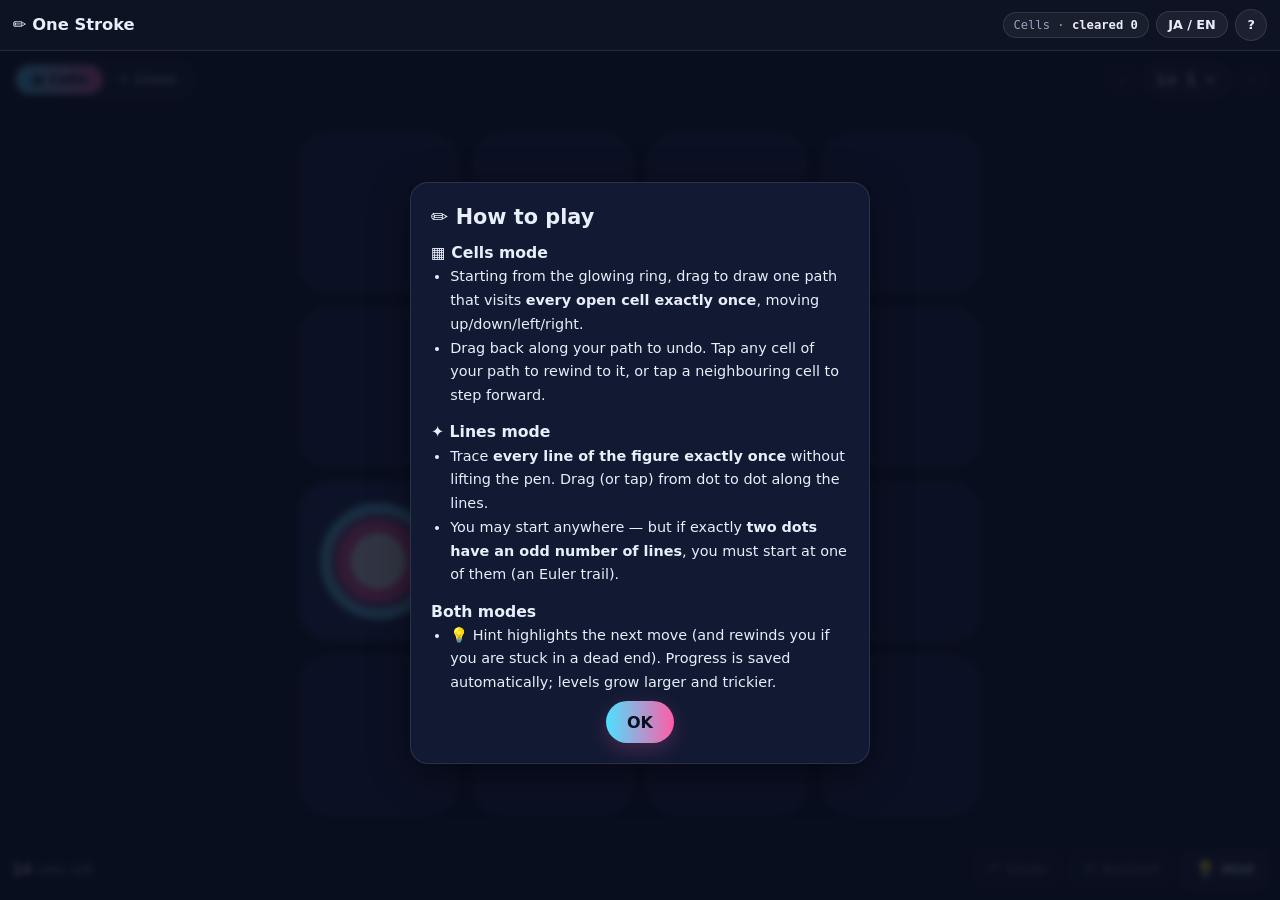
<file: games/one-stroke/index.html>
<!DOCTYPE html>
<html lang="ja" data-theme="dark">
<head>
<meta charset="utf-8">
<meta name="viewport" content="width=device-width, initial-scale=1, viewport-fit=cover">
<title>One Stroke 一筆書き</title>
<style>
  :root {
    --bg:#0a0f1f; --fg:#e9eefb; --muted:#98a3c0;
    --c1:#4de1ff; --c2:#ff5ca8; --gold:#ffd166; --ok:#5ef0a0; --vio:#8b7bff;
    --hdr:rgba(255,255,255,.025); --line:rgba(255,255,255,.1); --chip:rgba(255,255,255,.05);
    --btn:rgba(255,255,255,.06); --btnh:rgba(255,255,255,.11);
    --open:#151e3d; --openStroke:rgba(255,255,255,.06); --wall:#060914; --wallStroke:rgba(255,255,255,.04); --visited:#1b2a52;
    --edge:#3a4670; --node:#c7d0ea; --nodeStroke:#0a0f1f;
    --overlay:rgba(10,15,31,.84); --card:#121a33; --shadow:0 10px 40px rgba(0,0,0,.45);
  }
  :root[data-theme="light"] {
    --bg:#f6f7fb; --fg:#121a30; --muted:#5a6683;
    --c1:#0b8fb9; --c2:#d42f7c; --gold:#b7791f; --ok:#16935a; --vio:#6a5ae0;
    --hdr:rgba(18,26,48,.02); --line:rgba(18,26,48,.12); --chip:rgba(18,26,48,.04);
    --btn:#ffffff; --btnh:#eef1f8;
    --open:#ffffff; --openStroke:rgba(18,26,48,.1); --wall:#c9cfdf; --wallStroke:rgba(18,26,48,.06); --visited:#e3f1fa;
    --edge:#b9c1d6; --node:#3c4766; --nodeStroke:#f6f7fb;
    --overlay:rgba(246,247,251,.86); --card:#ffffff; --shadow:0 10px 40px rgba(18,26,48,.16);
  }
  * { box-sizing:border-box; }
  html, body { margin:0; height:100%; }
  body { background:var(--bg); color:var(--fg); font-family:Inter, "Noto Sans JP", "Hiragino Sans", system-ui, sans-serif;
    overflow:hidden; user-select:none; -webkit-user-select:none; -webkit-tap-highlight-color:transparent; }
  [data-l="en"] .ja, [data-l="ja"] .en { display:none !important; }
  button { font:inherit; color:inherit; cursor:pointer; }
  button:disabled { opacity:.35; cursor:default; }
  #app { height:100%; display:flex; flex-direction:column; }

  header { display:flex; align-items:center; gap:.45rem; padding:.55rem .8rem; border-bottom:1px solid var(--line); background:var(--hdr);
    position:relative; z-index:25; }
  header h1 { margin:0; font-size:1.02rem; font-weight:800; flex:1; min-width:0; white-space:nowrap; overflow:hidden; text-overflow:ellipsis; }
  .pill { font-family:ui-monospace, monospace; font-size:.76rem; padding:.3rem .62rem; border-radius:999px; border:1px solid var(--line);
    color:var(--muted); background:var(--chip); white-space:nowrap; }
  .pill b { color:var(--fg); }
  .hbtn { border:1px solid var(--line); background:var(--btn); border-radius:999px; padding:.32rem .7rem; font-size:.8rem; font-weight:700; }
  .hbtn:hover { background:var(--btnh); }
  .hbtn.round { width:2rem; height:2rem; padding:0; }

  .bar { display:flex; align-items:center; justify-content:space-between; gap:10px; padding:10px 12px 0; flex-wrap:wrap; }
  .tabs { display:flex; background:var(--chip); border:1px solid var(--line); border-radius:999px; padding:3px; }
  .tab { border:0; background:transparent; border-radius:999px; padding:.42rem .95rem; font-weight:700; font-size:.88rem; color:var(--muted); }
  .tab.on { background:linear-gradient(90deg, #4de1ff, #ff5ca8); color:#07101f; }
  .lvl { display:flex; align-items:center; gap:4px; }
  .lvl button { border:1px solid var(--line); background:var(--btn); border-radius:999px; height:2.1rem; min-width:2.1rem; font-weight:800; }
  .lvl button:hover:not(:disabled) { background:var(--btnh); }
  #lvBtn { padding:0 .9rem; font-family:ui-monospace, monospace; }

  #stage { position:relative; flex:1; min-height:0; margin:10px 12px 0; }
  #svg { position:absolute; inset:0; width:100%; height:100%; touch-action:none; display:block; cursor:pointer; }
  #toast { position:absolute; left:50%; top:6px; transform:translateX(-50%); background:var(--card); border:1px solid var(--line); border-radius:999px;
    padding:.35rem .9rem; font-size:.85rem; font-weight:700; box-shadow:var(--shadow); opacity:0; transition:opacity .2s; pointer-events:none; white-space:nowrap; }
  #toast.show { opacity:1; }

  .bottom { display:flex; align-items:center; gap:10px; padding:10px 12px 12px; flex-wrap:wrap; justify-content:space-between; }
  #status { font-size:.86rem; color:var(--muted); }
  #status b { color:var(--fg); font-family:ui-monospace, monospace; font-size:1rem; }
  .acts { display:flex; gap:8px; }
  .act { border:1px solid var(--line); background:var(--btn); border-radius:12px; padding:.5rem .8rem; font-weight:700; font-size:.86rem; display:flex; align-items:center; gap:.35rem; }
  .act:hover:not(:disabled) { background:var(--btnh); }
  .act .ic { font-size:1.05rem; }

  /* SVG styling */
  .cellr { fill:var(--open); stroke:var(--openStroke); stroke-width:.02; }
  .cellr.wall { fill:var(--wall); stroke:var(--wallStroke); }
  .cellr.vis { fill:var(--visited); }
  .wallx { stroke:var(--line); stroke-width:.05; stroke-linecap:round; }
  .startmark { fill:none; stroke:var(--c1); stroke-width:.07; }
  .head { fill:#fff; stroke:var(--c2); stroke-width:.08; filter:drop-shadow(0 0 .08px var(--c2)); }
  :root[data-theme="light"] .head { fill:#fff; }
  .hintmark { fill:none; stroke:var(--gold); stroke-width:.08; animation:pulse 1s ease-in-out infinite; transform-box:fill-box; transform-origin:center; }
  .hintedge { stroke:var(--gold); stroke-width:.1; stroke-dasharray:.12 .12; stroke-linecap:round; animation:dash .6s linear infinite; }
  @keyframes pulse { 0%,100% { transform:scale(.85); opacity:.6; } 50% { transform:scale(1.1); opacity:1; } }
  @keyframes dash { to { stroke-dashoffset:-.24; } }
  .edge { stroke:var(--edge); stroke-width:.11; stroke-linecap:round; }
  .node { fill:var(--node); stroke:var(--nodeStroke); stroke-width:.04; }
  .node.odd { }
  .node.done { fill:var(--muted); }
  svg.won .seg { animation:glow 1.1s ease-in-out 2; }
  @keyframes glow { 50% { stroke-width:.5; opacity:.75; } }
  svg.won.lines .seg { animation-name:glow2; }
  @keyframes glow2 { 50% { stroke-width:.24; opacity:.75; } }

  .overlay { position:fixed; inset:0; z-index:20; display:flex; align-items:center; justify-content:center; padding:62px 16px 16px; background:var(--overlay);
    backdrop-filter:blur(3px); -webkit-backdrop-filter:blur(3px); }
  .overlay.hidden { display:none; }
  .card { background:var(--card); border:1px solid var(--line); border-radius:18px; box-shadow:var(--shadow); padding:20px; width:min(460px,100%);
    max-height:100%; overflow:auto; text-align:center; }
  .card h2 { margin:.1rem 0 .7rem; font-size:1.3rem; }
  .card p { color:var(--muted); line-height:1.65; margin:.4rem 0; font-size:.92rem; }
  .help { text-align:left; }
  .help h3 { font-size:.98rem; margin:.9rem 0 .2rem; }
  .help ul { margin:.2rem 0 .4rem; padding-left:1.2rem; line-height:1.65; font-size:.9rem; }
  .primary { border:0; border-radius:999px; padding:.7rem 1.3rem; font-weight:800; color:#07101f;
    background:linear-gradient(90deg, #4de1ff, #ff5ca8); box-shadow:0 6px 20px rgba(255,92,168,.22); }
  .primary:hover { filter:brightness(1.07); }
  .ghost { border:1px solid var(--line); background:var(--btn); border-radius:999px; padding:.62rem 1rem; font-weight:700; }
  .row { display:flex; gap:8px; justify-content:center; flex-wrap:wrap; margin-top:14px; }
  .big { font-size:2.2rem; font-weight:900; background:linear-gradient(90deg, var(--c1), var(--c2)); -webkit-background-clip:text; background-clip:text; color:transparent; margin:.1rem 0; }
  .lvgrid { display:grid; grid-template-columns:repeat(6,1fr); gap:8px; margin:12px 0 4px; }
  .lvgrid button { aspect-ratio:1; border-radius:12px; border:1px solid var(--line); background:var(--btn); font-weight:800; font-family:ui-monospace, monospace; position:relative; }
  .lvgrid button.clr { border-color:color-mix(in srgb, var(--ok) 55%, transparent); }
  .lvgrid button.clr::after { content:"✓"; position:absolute; right:4px; top:1px; font-size:.65rem; color:var(--ok); }
  .lvgrid button.cur { background:linear-gradient(90deg, #4de1ff, #ff5ca8); color:#07101f; border:0; }
  #fx { position:fixed; inset:0; pointer-events:none; z-index:30; width:100%; height:100%; }
  @media (max-width:430px) {
    header h1 { font-size:.95rem; } .pill { font-size:.7rem; padding:.25rem .5rem; } .hbtn { padding:.28rem .55rem; }
    .tab { padding:.4rem .7rem; font-size:.84rem; }
    .bottom { justify-content:center; } #status { width:100%; text-align:center; }
    .act { padding:.5rem .7rem; }
  }
</style>
</head>
<body data-l="ja">
<div id="app">
  <header>
    <h1>✏️ <span class="ja">一筆書き</span><span class="en">One Stroke</span></h1>
    <span class="pill" id="pill"></span>
    <button class="hbtn" id="langBtn" type="button">JA / EN</button>
    <button class="hbtn round" id="helpBtn" type="button" aria-label="Help">?</button>
  </header>
  <div class="bar">
    <div class="tabs" role="tablist">
      <button class="tab" role="tab" data-mode="cells" type="button">▦ <span class="ja">マス</span><span class="en">Cells</span></button>
      <button class="tab" role="tab" data-mode="lines" type="button">✦ <span class="ja">線</span><span class="en">Lines</span></button>
    </div>
    <div class="lvl">
      <button id="prevLv" type="button" aria-label="Previous level">‹</button>
      <button id="lvBtn" type="button">Lv 1</button>
      <button id="nextLv" type="button" aria-label="Next level">›</button>
    </div>
  </div>
  <div id="stage">
    <svg id="svg" xmlns="http://www.w3.org/2000/svg" preserveAspectRatio="xMidYMid meet"></svg>
    <div id="toast"></div>
  </div>
  <div class="bottom">
    <span id="status"></span>
    <div class="acts">
      <button class="act" id="undoBtn" type="button"><span class="ic">↶</span><span class="ja">戻す</span><span class="en">Undo</span></button>
      <button class="act" id="restartBtn" type="button"><span class="ic">⟲</span><span class="ja">最初から</span><span class="en">Restart</span></button>
      <button class="act" id="hintBtn" type="button"><span class="ic">💡</span><span class="ja">ヒント</span><span class="en">Hint</span></button>
    </div>
  </div>
</div>

<div class="overlay hidden" id="helpDlg">
  <div class="card help">
    <h2>✏️ <span class="ja">遊び方</span><span class="en">How to play</span></h2>
    <div class="ja">
      <h3>▦ マス モード</h3>
      <ul>
        <li>光る丸（スタート）から指やマウスでなぞり、<b>すべての空きマスを1回ずつ</b>通る一本道を描こう。移動は上下左右のみ。</li>
        <li>なぞった道を逆にたどると戻せます。道の途中のマスをタップすると、そこまで巻き戻し。隣のマスをタップして1歩ずつ進むこともできます。</li>
      </ul>
      <h3>✦ 線 モード</h3>
      <ul>
        <li>図形の<b>すべての線を1回ずつ</b>なぞろう（ペンを離さず、同じ線は2度通れない）。点から点へドラッグ、またはタップで進みます。</li>
        <li>好きな点から始められます。ただし<b>線が奇数本つながった点が2つ</b>ある図形は、そのどちらかから始めないと描けません（オイラー路）。</li>
      </ul>
      <h3>共通</h3>
      <ul><li>💡ヒントは次の一手を光らせます（行き止まりなら描ける所まで自動で戻します）。進捗は自動保存。レベルが上がるほど大きく複雑に。</li></ul>
    </div>
    <div class="en">
      <h3>▦ Cells mode</h3>
      <ul>
        <li>Starting from the glowing ring, drag to draw one path that visits <b>every open cell exactly once</b>, moving up/down/left/right.</li>
        <li>Drag back along your path to undo. Tap any cell of your path to rewind to it, or tap a neighbouring cell to step forward.</li>
      </ul>
      <h3>✦ Lines mode</h3>
      <ul>
        <li>Trace <b>every line of the figure exactly once</b> without lifting the pen. Drag (or tap) from dot to dot along the lines.</li>
        <li>You may start anywhere — but if exactly <b>two dots have an odd number of lines</b>, you must start at one of them (an Euler trail).</li>
      </ul>
      <h3>Both modes</h3>
      <ul><li>💡 Hint highlights the next move (and rewinds you if you are stuck in a dead end). Progress is saved automatically; levels grow larger and trickier.</li></ul>
    </div>
    <div style="text-align:center"><button class="primary" id="closeHelp" type="button">OK</button></div>
  </div>
</div>

<div class="overlay hidden" id="winDlg">
  <div class="card">
    <h2>🎉 <span class="ja">クリア！</span><span class="en">Cleared!</span></h2>
    <div class="big" id="winLv">Lv 1</div>
    <p id="winMsg"></p>
    <div class="row">
      <button class="ghost" id="winAgain" type="button"><span class="ja">もう一度</span><span class="en">Replay</span></button>
      <button class="primary" id="winNext" type="button"><span class="ja">次のレベル →</span><span class="en">Next level →</span></button>
    </div>
  </div>
</div>

<div class="overlay hidden" id="lvDlg">
  <div class="card">
    <h2><span class="ja">レベル選択</span><span class="en">Select level</span></h2>
    <p id="lvInfo"></p>
    <div class="lvgrid" id="lvGrid"></div>
    <div class="row"><button class="ghost" id="lvClose" type="button"><span class="ja">閉じる</span><span class="en">Close</span></button></div>
  </div>
</div>
<canvas id="fx"></canvas>

<script>
(function () {
  "use strict";
  var KEY = "onestroke.", NS = "http://www.w3.org/2000/svg";
  function lsGet(k) { try { return localStorage.getItem(k); } catch (e) { return null; } }
  function lsSet(k, v) { try { localStorage.setItem(k, v); } catch (e) {} }
  function lsJSON(k) { var s = lsGet(k); if (!s) return null; try { return JSON.parse(s); } catch (e) { return null; } }
  var $ = function (id) { return document.getElementById(id); };

  var lang = lsGet("lang");
  if (lang !== "ja" && lang !== "en") lang = (navigator.language || "").toLowerCase().indexOf("ja") === 0 ? "ja" : "en";
  function T(ja, en) { return lang === "ja" ? ja : en; }
  var theme = lsGet("theme") === "light" ? "light" : "dark";
  function applyTheme() { document.documentElement.setAttribute("data-theme", theme); }
  function applyLang() { document.body.setAttribute("data-l", lang); document.documentElement.lang = lang; }
  applyTheme(); applyLang();
  window.addEventListener("storage", function (e) {
    if (e.key === "lang" && (e.newValue === "ja" || e.newValue === "en")) { lang = e.newValue; applyLang(); refresh(); }
    if (e.key === "theme") { theme = e.newValue === "light" ? "light" : "dark"; applyTheme(); refresh(); }
  });

  /* ================= utilities ================= */
  function mulberry32(a) {
    return function () { a |= 0; a = (a + 0x6D2B79F5) | 0; var t = Math.imul(a ^ (a >>> 15), 1 | a);
      t = (t + Math.imul(t ^ (t >>> 7), 61 | t)) ^ t; return ((t ^ (t >>> 14)) >>> 0) / 4294967296; };
  }
  function shuffleR(a, rnd) { for (var i = a.length - 1; i > 0; i--) { var j = (rnd() * (i + 1)) | 0, t = a[i]; a[i] = a[j]; a[j] = t; } return a; }
  function lerpColor(a, b, t) {
    var pa = [1, 3, 5].map(function (k) { return parseInt(a.substr(k, 2), 16); }), pb = [1, 3, 5].map(function (k) { return parseInt(b.substr(k, 2), 16); });
    return "rgb(" + pa.map(function (v, k) { return Math.round(v + (pb[k] - v) * t); }).join(",") + ")";
  }
  function gradAt(t) { // cyan -> violet -> pink along the stroke
    var c = theme === "light" ? ["#0b8fb9", "#6a5ae0", "#d42f7c"] : ["#4de1ff", "#8b7bff", "#ff5ca8"];
    return t < .5 ? lerpColor(c[0], c[1], t * 2) : lerpColor(c[1], c[2], (t - .5) * 2);
  }
  function el(tag, attrs, parent) {
    var e = document.createElementNS(NS, tag);
    for (var k in attrs) e.setAttribute(k, attrs[k]);
    if (parent) parent.appendChild(e);
    return e;
  }

  /* ================= Cells mode: generation ================= */
  function cellsConfig(L) {
    var sizes = [[4, 4], [4, 4], [4, 5], [5, 5], [5, 5], [5, 6], [6, 6], [6, 6], [6, 7], [7, 7], [7, 7], [7, 8], [8, 8], [8, 8], [8, 9], [9, 9]];
    var s = L <= sizes.length ? sizes[L - 1] : (L < 24 ? [9, 9] : L < 32 ? [9, 10] : [10, 10]);
    var n = s[0] * s[1], f = 0.08 + 0.07 * Math.min(1, (L - 1) / 16);
    return { w: s[0], h: s[1], wmin: Math.max(1, Math.round(n * (f - 0.03))), wmax: Math.max(2, Math.round(n * (f + 0.03))), target: Math.max(1, Math.round(n * f)) };
  }
  function nbrs4(i, w, h) {
    var x = i % w, y = (i / w) | 0, r = [];
    if (x > 0) r.push(i - 1); if (x < w - 1) r.push(i + 1); if (y > 0) r.push(i - w); if (y < h - 1) r.push(i + w);
    return r;
  }
  /* Main generator: scatter small wall pieces (<= 3 cells each), check parity / dead-end conditions, then search a
     Hamiltonian path over the open cells with a randomized, step-bounded DFS (deterministic for a given level seed).
     The path found is stored as the level's solution; its first cell is the start. */
  function genCells(L) {
    var cf = cellsConfig(L), w = cf.w, h = cf.h, n = w * h, rnd = mulberry32(L * 7919 + 104729);
    for (var att = 0; att < 150; att++) {
      var wall = placeWalls(cf, rnd), i, open = 0, par = 0, deg1 = [], bad = false;
      for (i = 0; i < n; i++) if (!wall[i]) {
        open++; par += ((i % w) + ((i / w) | 0)) & 1 ? 1 : -1;
        var d = nbrs4(i, w, h).filter(function (j) { return !wall[j]; }).length;
        if (d === 0) bad = true; else if (d === 1) deg1.push(i);
      }
      if (bad || Math.abs(par) > 1 || deg1.length > 2) continue;
      var lv = { w: w, h: h, wall: wall, open: open };
      var starts = [];
      for (i = 0; i < n; i++) if (!wall[i] && (par === 0 || ((((i % w) + ((i / w) | 0)) & 1 ? 1 : -1) === par))) starts.push(i);
      if (deg1.length === 2) starts = starts.filter(function (i) { return deg1.indexOf(i) >= 0; });
      shuffleR(starts, rnd);
      for (var k = 0; k < Math.min(3, starts.length); k++) {
        var sol = solveCells(lv, [starts[k]], 0, rnd, 3000);
        if (sol) { lv.start = sol[0]; lv.solution = sol; return lv; }
      }
    }
    return genCellsWalk(L);
  }
  function placeWalls(cf, rnd) {
    var w = cf.w, h = cf.h, n = w * h, count = cf.wmin + ((rnd() * (cf.wmax - cf.wmin + 1)) | 0), wall = new Uint8Array(n), list = [];
    for (var tries = 0; list.length < count && tries < 2000; tries++) {
      var i;
      if (list.length && rnd() < 0.3) { var nb = nbrs4(list[(rnd() * list.length) | 0], w, h); i = nb[(rnd() * nb.length) | 0]; }
      else i = (rnd() * n) | 0;
      if (wall[i]) continue;
      wall[i] = 1;
      if (componentSize(wall, i, w, h) > 3) { wall[i] = 0; continue; }
      list.push(i);
    }
    return wall;
  }
  function componentSize(wall, i, w, h) {
    var seen = {}, st = [i], c = 0; seen[i] = 1;
    while (st.length) { var x = st.pop(); c++; nbrs4(x, w, h).forEach(function (j) { if (wall[j] && !seen[j]) { seen[j] = 1; st.push(j); } }); }
    return c;
  }
  /* Fallback generator: random self-avoiding walk steered by Warnsdorff's rule (go to the neighbour with the fewest
     onward moves) with random "noise" moves. The walk is a Hamiltonian path of the cells it visits; unvisited cells become walls. */
  function genCellsWalk(L) {
    var cf = cellsConfig(L), w = cf.w, h = cf.h, n = w * h, rnd = mulberry32(L * 7919 + 104729), best = null, bestScore = Infinity;
    for (var att = 0; att < 1500; att++) {
      var noise = 0.05 + rnd() * 0.4, start = (rnd() * n) | 0, vis = new Uint8Array(n), path = [start], cur = start;
      vis[start] = 1;
      for (;;) {
        var nb = nbrs4(cur, w, h).filter(function (j) { return !vis[j]; });
        if (!nb.length) break;
        var next;
        if (rnd() < noise) next = nb[(rnd() * nb.length) | 0];
        else {
          shuffleR(nb, rnd);
          var bd = 9;
          nb.forEach(function (j) { var d = nbrs4(j, w, h).filter(function (k) { return !vis[k]; }).length; if (d < bd) { bd = d; next = j; } });
        }
        vis[next] = 1; path.push(next); cur = next;
      }
      var walls = n - path.length;
      if (walls < cf.wmin || walls > cf.wmax) { var sc0 = 1000 + Math.abs(walls - cf.target); if (sc0 < bestScore) { bestScore = sc0; best = path; } continue; }
      // quality: walls should be scattered, not one big block
      var comp = largestWallComponent(vis, w, h);
      var sc = Math.abs(walls - cf.target) + Math.max(0, comp - Math.max(2, Math.ceil(walls / 2))) * 10;
      if (sc < bestScore) { bestScore = sc; best = path; }
      if (sc <= 1) break;
    }
    var isWall = new Uint8Array(n); for (var i = 0; i < n; i++) isWall[i] = 1;
    best.forEach(function (j) { isWall[j] = 0; });
    return { w: w, h: h, wall: isWall, start: best[0], solution: best, open: best.length };
  }
  function largestWallComponent(vis, w, h) {
    var seen = new Uint8Array(w * h), mx = 0;
    for (var i = 0; i < w * h; i++) if (!vis[i] && !seen[i]) {
      var st = [i], c = 0; seen[i] = 1;
      while (st.length) { var x = st.pop(); c++; nbrs4(x, w, h).forEach(function (j) { if (!vis[j] && !seen[j]) { seen[j] = 1; st.push(j); } }); }
      if (c > mx) mx = c;
    }
    return mx;
  }
  /* DFS completing a Hamiltonian path from the given prefix, with dead-end and connectivity pruning.
     Bounded by time (`ms`, used by the hint) or deterministically by recursion steps (`maxSteps`, used by the generator). */
  function solveCells(lv, prefix, ms, rnd, maxSteps) {
    var w = lv.w, h = lv.h, n = w * h, vis = new Uint8Array(n), path = prefix.slice(), left = lv.open - prefix.length, t0 = Date.now(), steps = 0, timedOut = false;
    prefix.forEach(function (j) { vis[j] = 1; });
    for (var i = 0; i < n; i++) if (lv.wall[i]) vis[i] = 1; // walls count as visited ("not free")
    var NB = []; for (i = 0; i < n; i++) NB.push(nbrs4(i, w, h));
    var adjMark = new Uint8Array(n), seen = new Uint8Array(n), stack = new Int32Array(n);
    function freeDeg(u) { var A = NB[u], d = 0; for (var k = 0; k < A.length; k++) if (!vis[A[k]]) d++; return d; }
    function ok(end) {
      // dead-end and connectivity pruning: an unvisited cell not next to the path's end needs >= 2 free neighbours,
      // except for at most one (the final cell); and all unvisited cells must be reachable from the end.
      var A = NB[end], k, u, ends = 0, total = 0, okk = true;
      for (k = 0; k < A.length; k++) adjMark[A[k]] = 1;
      for (u = 0; u < n; u++) if (!vis[u]) {
        total++;
        if (!adjMark[u]) { var d = freeDeg(u); if (d === 0 || (d === 1 && ++ends > 1)) { okk = false; break; } }
      }
      for (k = 0; k < A.length; k++) adjMark[A[k]] = 0;
      if (!okk) return false;
      if (!total) return true;
      seen.fill(0);
      var sp = 0, c = 0;
      for (k = 0; k < A.length; k++) if (!vis[A[k]] && !seen[A[k]]) { seen[A[k]] = 1; stack[sp++] = A[k]; }
      while (sp) { var x = stack[--sp], B = NB[x]; c++; for (k = 0; k < B.length; k++) { var y = B[k]; if (!vis[y] && !seen[y]) { seen[y] = 1; stack[sp++] = y; } } }
      return c === total;
    }
    function rec(end) {
      if (left === 0) return true;
      steps++;
      if (maxSteps ? steps > maxSteps : ((steps & 255) === 0 && Date.now() - t0 > ms)) { timedOut = true; return false; }
      if (!ok(end)) return false;
      var opts = [], A = NB[end];
      for (var k = 0; k < A.length; k++) if (!vis[A[k]]) opts.push([freeDeg(A[k]), A[k]]);
      if (rnd) shuffleR(opts, rnd);
      opts.sort(function (a, b) { return a[0] - b[0]; });
      for (var q = 0; q < opts.length; q++) {
        var j = opts[q][1];
        vis[j] = 1; path.push(j); left--;
        if (rec(j)) return true;
        vis[j] = 0; path.pop(); left++;
        if (timedOut) return false;
      }
      return false;
    }
    var r = rec(path[path.length - 1]);
    return r ? path : (timedOut ? undefined : null); // undefined = unknown (time-out), null = proven impossible
  }

  /* ================= Lines mode: generation ================= */
  function linesConfig(L) {
    var lat = L <= 2 ? [3, 3] : L <= 5 ? [4, 3] : L <= 9 ? [4, 4] : L <= 14 ? [5, 4] : L <= 20 ? [5, 5] : [6, 5];
    return { cols: lat[0], rows: lat[1], diag: L >= 3, target: Math.min(Math.round(5 + L * 1.5), 42) };
  }
  /* Random walk on a point lattice that never reuses an edge: the walk itself is an Euler trail of the figure. */
  function genLines(L) {
    var cf = linesConfig(L), C = cf.cols, R = cf.rows, N = C * R, rnd = mulberry32(L * 15485863 + 2654435), adj = [], i;
    for (i = 0; i < N; i++) adj.push([]);
    for (var y = 0; y < R; y++) for (var x = 0; x < C; x++) {
      var a = y * C + x;
      var cand = [[1, 0], [0, 1]]; if (cf.diag) cand.push([1, 1], [-1, 1]);
      cand.forEach(function (d) {
        var nx = x + d[0], ny = y + d[1];
        if (nx < 0 || nx >= C || ny >= R) return;
        var b = ny * C + nx; adj[a].push(b); adj[b].push(a);
      });
    }
    var totalEdges = 0; adj.forEach(function (l) { totalEdges += l.length; }); totalEdges /= 2;
    var target = Math.min(cf.target, Math.round(totalEdges * 0.72));
    var best = null, bestScore = Infinity;
    for (var att = 0; att < 400; att++) {
      var used = {}, deg = new Int16Array(N), start = (rnd() * N) | 0, cur = start, trail = [start];
      for (var s = 0; s < target; s++) {
        var opts = adj[cur].filter(function (b) { return !used[ek(cur, b)]; });
        if (!opts.length) break;
        var ws = opts.map(function (b) {
          var wgt = deg[b] > 0 ? 1.7 : 1;                       // revisiting builds loops & branches
          var bx = b % C, by = (b / C) | 0, cx = cur % C, cy = (cur / C) | 0;
          if (bx !== cx && by !== cy) wgt *= 0.75;              // keep diagonals a little rarer
          var rest = adj[b].filter(function (c) { return c !== cur && !used[ek(b, c)]; }).length;
          if (rest === 0 && s < target - 1) wgt *= 0.15;         // avoid getting stuck early
          return wgt;
        });
        var tot = ws.reduce(function (p, q) { return p + q; }, 0), r = rnd() * tot, k = 0;
        while (r > ws[k]) { r -= ws[k]; k++; }
        var nb = opts[Math.min(k, opts.length - 1)];
        used[ek(cur, nb)] = 1; deg[cur]++; deg[nb]++; trail.push(nb); cur = nb;
      }
      var E = trail.length - 1, branch = 0, odd = 0, nodes = 0;
      for (i = 0; i < N; i++) { if (deg[i]) nodes++; if (deg[i] >= 3) branch++; if (deg[i] % 2) odd++; }
      var wantB = Math.max(1, Math.floor(E / 6));
      var score = Math.abs(E - target) * 3 + Math.max(0, wantB - branch) * 4 + (L >= 4 && odd === 0 ? 1 : 0) + (nodes < Math.min(N, 5) ? 5 : 0);
      if (score < bestScore) { bestScore = score; best = trail; }
      if (score === 0) break;
    }
    // compact: keep only used nodes
    var map = {}, nodesOut = [], edges = [], seenE = {};
    best.forEach(function (id) { if (!(id in map)) { map[id] = nodesOut.length; nodesOut.push([id % C, (id / C) | 0]); } });
    var sol = best.map(function (id) { return map[id]; });
    for (i = 1; i < sol.length; i++) { var key = ek(sol[i - 1], sol[i]); if (!seenE[key]) { seenE[key] = 1; edges.push([sol[i - 1], sol[i]]); } }
    return { nodes: nodesOut, edges: edges, solution: sol };
  }
  function ek(a, b) { return a < b ? a + "-" + b : b + "-" + a; }

  /* Euler-trail feasibility of the remaining (unused) edges, starting from `cur`. */
  function canFinish(lv, usedSet, cur) {
    var deg = {}, adjm = {}, m = 0;
    lv.edges.forEach(function (e) {
      if (usedSet[ek(e[0], e[1])]) return;
      m++; deg[e[0]] = (deg[e[0]] || 0) + 1; deg[e[1]] = (deg[e[1]] || 0) + 1;
      (adjm[e[0]] = adjm[e[0]] || []).push(e[1]); (adjm[e[1]] = adjm[e[1]] || []).push(e[0]);
    });
    if (!m) return true;
    if (!deg[cur]) return false;
    var odd = Object.keys(deg).filter(function (k) { return deg[k] % 2; });
    if (!(odd.length === 0 || (odd.length === 2 && odd.indexOf(String(cur)) >= 0))) return false;
    var seen = {}, st = [cur], c = 0; seen[cur] = 1;
    while (st.length) { var x = st.pop(); c++; adjm[x].forEach(function (y) { if (!seen[y]) { seen[y] = 1; st.push(y); } }); }
    return c === Object.keys(deg).length;
  }

  window.__onestroke = { genCells: genCells, genLines: genLines, solveCells: solveCells, canFinish: canFinish, ek: ek }; // for tests

  /* ================= state ================= */
  var mode = lsGet(KEY + "mode") === "lines" ? "lines" : "cells";
  var P = {}; // per-mode progress { level, cleared, path }
  ["cells", "lines"].forEach(function (m) {
    var lvl = parseInt(lsGet(KEY + m + ".level"), 10), clr = parseInt(lsGet(KEY + m + ".cleared"), 10);
    clr = clr > 0 ? clr : 0; lvl = lvl > 0 ? Math.min(lvl, clr + 1) : 1;
    var st = lsJSON(KEY + m + ".state");
    P[m] = { level: lvl, cleared: clr, path: st && st.level === lvl && Array.isArray(st.path) ? st.path : null };
  });
  var LV = null, path = [], hintT = null, solved = false, cache = {};
  function getLevel(m, L) { var k = m + L; if (!cache[k]) cache[k] = m === "cells" ? genCells(L) : genLines(L); return cache[k]; }
  function saveProgress() {
    var p = P[mode];
    lsSet(KEY + "mode", mode);
    lsSet(KEY + mode + ".level", String(p.level));
    lsSet(KEY + mode + ".cleared", String(p.cleared));
    lsSet(KEY + mode + ".state", JSON.stringify({ level: p.level, path: path }));
  }
  function validPath(pth) {
    if (!Array.isArray(pth)) return false;
    if (mode === "cells") {
      if (!pth.length || pth[0] !== LV.start) return false;
      var seen = {};
      for (var i = 0; i < pth.length; i++) {
        var c = pth[i]; if (typeof c !== "number" || c < 0 || c >= LV.w * LV.h || LV.wall[c] || seen[c]) return false; seen[c] = 1;
        if (i && nbrs4(pth[i - 1], LV.w, LV.h).indexOf(c) < 0) return false;
      }
      return true;
    }
    var used = {}, es = edgeSet();
    for (i = 0; i < pth.length; i++) {
      if (typeof pth[i] !== "number" || pth[i] < 0 || pth[i] >= LV.nodes.length) return false;
      if (i) { var k = ek(pth[i - 1], pth[i]); if (!es[k] || used[k]) return false; used[k] = 1; }
    }
    return true;
  }
  var _es = null, _esLv = null;
  function edgeSet() { if (_esLv !== LV) { _es = {}; LV.edges.forEach(function (e) { _es[ek(e[0], e[1])] = 1; }); _esLv = LV; } return _es; }
  function usedSet() { var u = {}; for (var i = 1; i < path.length; i++) u[ek(path[i - 1], path[i])] = 1; return u; }

  function loadLevel(restorePath) {
    var p = P[mode];
    LV = getLevel(mode, p.level);
    path = restorePath && validPath(restorePath) ? restorePath.slice() : (mode === "cells" ? [LV.start] : []);
    hintT = null; solved = false;
    $("svg").classList.remove("won");
    buildBoard(); render(); saveProgress();
    if (isComplete()) { solved = true; setTimeout(function () { showWin(false); }, 200); }
    var m = mode, nx = p.level + 1; // warm the cache for the next level while idle
    setTimeout(function () { getLevel(m, nx); }, 400);
  }

  /* ================= rendering ================= */
  var svg = $("svg"), gBase, gTrail, gTop;
  function buildBoard() {
    while (svg.firstChild) svg.removeChild(svg.firstChild);
    svg.classList.toggle("lines", mode === "lines");
    if (mode === "cells") {
      svg.setAttribute("viewBox", "-0.1 -0.1 " + (LV.w + .2) + " " + (LV.h + .2));
      gBase = el("g", {}, svg);
      for (var i = 0; i < LV.w * LV.h; i++) {
        var x = i % LV.w, y = (i / LV.w) | 0;
        var r = el("rect", { x: x + .05, y: y + .05, width: .9, height: .9, rx: .17, "class": "cellr" + (LV.wall[i] ? " wall" : ""), "data-i": i }, gBase);
        if (LV.wall[i]) {
          el("path", { d: "M" + (x + .38) + " " + (y + .38) + "L" + (x + .62) + " " + (y + .62) + "M" + (x + .62) + " " + (y + .38) + "L" + (x + .38) + " " + (y + .62), "class": "wallx" }, gBase);
        }
      }
    } else {
      var xs = LV.nodes.map(function (p) { return p[0]; }), ys = LV.nodes.map(function (p) { return p[1]; });
      var x0 = Math.min.apply(null, xs), y0 = Math.min.apply(null, ys), x1 = Math.max.apply(null, xs), y1 = Math.max.apply(null, ys);
      svg.setAttribute("viewBox", (x0 - .55) + " " + (y0 - .55) + " " + (x1 - x0 + 1.1) + " " + (y1 - y0 + 1.1));
      gBase = el("g", {}, svg);
      LV.edges.forEach(function (e) {
        var a = LV.nodes[e[0]], b = LV.nodes[e[1]];
        el("line", { x1: a[0], y1: a[1], x2: b[0], y2: b[1], "class": "edge" }, gBase);
      });
    }
    gTrail = el("g", {}, svg);
    gTop = el("g", {}, svg);
  }
  function center(i) { return mode === "cells" ? [i % LV.w + .5, ((i / LV.w) | 0) + .5] : LV.nodes[i]; }
  function render() {
    var i;
    while (gTrail.firstChild) gTrail.removeChild(gTrail.firstChild);
    while (gTop.firstChild) gTop.removeChild(gTop.firstChild);
    var segs = path.length - 1, total = mode === "cells" ? LV.open - 1 : LV.edges.length, sw = mode === "cells" ? .36 : .17;
    if (mode === "cells") {
      var inPath = {}; path.forEach(function (c) { inPath[c] = 1; });
      var rects = gBase.querySelectorAll("rect");
      for (i = 0; i < rects.length; i++) if (!LV.wall[i]) rects[i].setAttribute("class", "cellr" + (inPath[i] ? " vis" : ""));
    }
    for (i = 1; i < path.length; i++) {
      var a = center(path[i - 1]), b = center(path[i]);
      el("line", { x1: a[0], y1: a[1], x2: b[0], y2: b[1], stroke: gradAt(total > 1 ? (i - 1) / (total - 1) : 0), "stroke-width": sw,
        "stroke-linecap": "round", "class": "seg" }, gTrail);
    }
    if (mode === "lines") {
      var deg = {}, us = usedSet(), left = {};
      LV.edges.forEach(function (e) { deg[e[0]] = (deg[e[0]] || 0) + 1; deg[e[1]] = (deg[e[1]] || 0) + 1;
        if (!us[ek(e[0], e[1])]) { left[e[0]] = 1; left[e[1]] = 1; } });
      LV.nodes.forEach(function (p, k) { el("circle", { cx: p[0], cy: p[1], r: .13, "class": "node" + (left[k] ? "" : " done"), "data-n": k }, gTop); });
    } else {
      var s = center(LV.start);
      el("circle", { cx: s[0], cy: s[1], r: .3, "class": "startmark" }, gTop);
    }
    if (path.length) {
      var h = center(path[path.length - 1]);
      el("circle", { cx: h[0], cy: h[1], r: mode === "cells" ? .2 : .17, "class": "head" }, gTop);
    }
    if (hintT != null) {
      var t = center(hintT);
      if (path.length) { var f = center(path[path.length - 1]); el("line", { x1: f[0], y1: f[1], x2: t[0], y2: t[1], "class": "hintedge" }, gTop); }
      el("circle", { cx: t[0], cy: t[1], r: mode === "cells" ? .34 : .28, "class": "hintmark" }, gTop);
    }
    renderUI();
  }
  function remaining() { return mode === "cells" ? LV.open - path.length : LV.edges.length - Math.max(0, path.length - 1); }
  function isComplete() { return remaining() === 0 && path.length > 0; }
  function renderUI() {
    var p = P[mode];
    var tabs = document.querySelectorAll(".tab");
    for (var i = 0; i < tabs.length; i++) { tabs[i].classList.toggle("on", tabs[i].dataset.mode === mode); tabs[i].setAttribute("aria-selected", tabs[i].dataset.mode === mode); }
    $("lvBtn").textContent = "Lv " + p.level + " ▾";
    $("prevLv").disabled = p.level <= 1;
    $("nextLv").disabled = p.level > p.cleared;
    $("pill").innerHTML = (mode === "cells" ? T("マス", "Cells") : T("線", "Lines")) + " · <b>" + T("クリア ", "cleared ") + p.cleared + "</b>";
    var rem = remaining();
    $("status").innerHTML = solved ? "🎉 " + T("クリア！", "Cleared!")
      : mode === "cells" ? T("残り <b>" + rem + "</b> マス", "<b>" + rem + "</b> cells left")
      : (path.length ? T("残り <b>" + rem + "</b> 本", "<b>" + rem + "</b> lines left") : T("始点をタップ（全 <b>" + rem + "</b> 本）", "Tap a starting dot (<b>" + rem + "</b> lines)"));
    $("undoBtn").disabled = mode === "cells" ? path.length <= 1 : path.length === 0;
    $("restartBtn").disabled = $("undoBtn").disabled;
  }
  function refresh() { if (LV) render(); }
  var toastTimer;
  function toast(msg) { var t = $("toast"); t.textContent = msg; t.classList.add("show"); clearTimeout(toastTimer); toastTimer = setTimeout(function () { t.classList.remove("show"); }, 1800); }

  /* ================= interaction ================= */
  function svgPoint(e) {
    var m = svg.getScreenCTM(); if (!m) return null;
    var pt = svg.createSVGPoint(); pt.x = e.clientX; pt.y = e.clientY;
    return pt.matrixTransform(m.inverse());
  }
  function cellAt(p) {
    var x = Math.floor(p.x), y = Math.floor(p.y);
    if (x < 0 || y < 0 || x >= LV.w || y >= LV.h) return -1;
    return y * LV.w + x;
  }
  function nodeAt(p, r) {
    var best = -1, bd = r * r;
    LV.nodes.forEach(function (q, k) { var d = (q[0] - p.x) * (q[0] - p.x) + (q[1] - p.y) * (q[1] - p.y); if (d <= bd) { bd = d; best = k; } });
    return best;
  }
  function changed() { hintT = null; render(); saveProgress(); if (isComplete() && !solved) win(); }

  // Cells: step into cell c (drag or tap). Returns true if something changed.
  function enterCell(c) {
    if (c < 0 || LV.wall[c]) return false;
    var last = path[path.length - 1];
    if (c === last) return false;
    if (path.length >= 2 && c === path[path.length - 2]) { path.pop(); return true; }
    if (path.indexOf(c) >= 0) return false;
    if (nbrs4(last, LV.w, LV.h).indexOf(c) < 0) return false;
    path.push(c); return true;
  }
  // Lines: move to node k along an unused edge, or step back along the last edge.
  function enterNode(k) {
    if (k < 0) return false;
    if (!path.length) { path.push(k); return true; }
    var cur = path[path.length - 1];
    if (k === cur) return false;
    if (path.length >= 2 && k === path[path.length - 2]) { path.pop(); return true; }
    var key = ek(cur, k);
    if (!edgeSet()[key] || usedSet()[key]) return false;
    path.push(k); return true;
  }

  var drag = null;
  svg.addEventListener("pointerdown", function (e) {
    if (solved || !LV) return;
    var p = svgPoint(e); if (!p) return;
    e.preventDefault();
    try { svg.setPointerCapture(e.pointerId); } catch (er) {}
    var ch = false;
    if (mode === "cells") {
      var c = cellAt(p);
      if (c >= 0 && !LV.wall[c]) {
        var idx = path.indexOf(c);
        if (idx >= 0 && idx < path.length - 1) { path.length = idx + 1; ch = true; }
        else if (idx < 0) ch = enterCell(c);
      }
    } else {
      var k = nodeAt(p, .45);
      if (k >= 0) {
        if (!path.length || (path.length === 1 && k !== path[0] && !edgeSet()[ek(path[0], k)])) { path = [k]; ch = true; }
        else ch = enterNode(k);
      }
    }
    drag = { id: e.pointerId, x: p.x, y: p.y };
    if (ch) changed();
  });
  svg.addEventListener("pointermove", function (e) {
    if (!drag || drag.id !== e.pointerId || solved) return;
    var p = svgPoint(e); if (!p) return;
    var dx = p.x - drag.x, dy = p.y - drag.y, dist = Math.sqrt(dx * dx + dy * dy), steps = Math.max(1, Math.ceil(dist / 0.12)), ch = false;
    for (var s = 1; s <= steps && !solved; s++) {
      var q = { x: drag.x + dx * s / steps, y: drag.y + dy * s / steps };
      if (mode === "cells") {
        // ignore points too close to a cell border to avoid jitter
        var fx = q.x - Math.floor(q.x), fy = q.y - Math.floor(q.y);
        if (fx < .12 || fx > .88 || fy < .12 || fy > .88) continue;
        if (enterCell(cellAt(q))) ch = true;
      } else if (enterNode(nodeAt(q, .3))) ch = true;
      if (ch && isComplete()) break;
    }
    drag.x = p.x; drag.y = p.y;
    if (ch) changed();
  });
  function endDrag(e) { if (drag && drag.id === e.pointerId) drag = null; }
  svg.addEventListener("pointerup", endDrag);
  svg.addEventListener("pointercancel", endDrag);

  function undo() {
    if (solved) return;
    if (mode === "cells" ? path.length > 1 : path.length > 0) { path.pop(); changed(); }
  }
  function restart() {
    if (solved) return;
    path = mode === "cells" ? [LV.start] : []; changed();
  }
  function hint() {
    if (solved) return;
    var sol = LV.solution, i, next = null, rewound = false;
    if (mode === "cells") {
      var prefix = true;
      for (i = 0; i < path.length; i++) if (path[i] !== sol[i]) { prefix = false; break; }
      if (prefix) next = sol[path.length];
      else {
        var r = solveCells(LV, path, 250);
        if (r) next = r[path.length];
        else {
          var k = 0; while (k < path.length && path[k] === sol[k]) k++;
          path.length = Math.max(1, k); rewound = r === null ? true : "unknown"; next = sol[path.length];
        }
      }
    } else {
      if (!path.length) next = sol[0];
      else {
        var us = usedSet();
        while (path.length && !canFinish(LV, us, path[path.length - 1])) { path.pop(); us = usedSet(); rewound = true; }
        if (!path.length) next = sol[0];
        else {
          var cur = path[path.length - 1], pre = true;
          for (i = 0; i < path.length; i++) if (path[i] !== sol[i]) { pre = false; break; }
          if (pre && path.length < sol.length) next = sol[path.length];
          else {
            var nbs = []; LV.edges.forEach(function (e) { if (us[ek(e[0], e[1])]) return; if (e[0] === cur) nbs.push(e[1]); else if (e[1] === cur) nbs.push(e[0]); });
            for (i = 0; i < nbs.length; i++) { // Fleury: never burn a bridge unless forced
              us[ek(cur, nbs[i])] = 1;
              var okk = canFinish(LV, us, nbs[i]);
              delete us[ek(cur, nbs[i])];
              if (okk) { next = nbs[i]; break; }
            }
          }
        }
      }
    }
    if (rewound) {
      render(); saveProgress();
      toast(rewound === "unknown" ? T("解けるルートまで戻しました", "Rewound to a known solvable route") : T("行き止まり！ 描ける所まで戻しました", "Dead end — rewound to a solvable point"));
    }
    else if (mode === "lines" && !path.length) toast(T("光る点からスタート！", "Start at the glowing dot!"));
    hintT = next; render();
  }

  /* ================= win / levels ================= */
  function win() {
    solved = true;
    var p = P[mode];
    if (p.level > p.cleared) p.cleared = p.level;
    saveProgress(); render();
    svg.classList.remove("won"); void svg.getBoundingClientRect(); svg.classList.add("won");
    confetti();
    setTimeout(function () { showWin(true); }, 900);
  }
  function showWin() {
    $("winLv").textContent = "Lv " + P[mode].level;
    $("winMsg").textContent = mode === "cells" ? T(LV.open + " マスを一筆で制覇！", "All " + LV.open + " cells in one stroke!")
      : T(LV.edges.length + " 本の線を一筆で！", "All " + LV.edges.length + " lines in one stroke!");
    $("winDlg").classList.remove("hidden");
  }
  function gotoLevel(L) {
    var p = P[mode];
    L = Math.max(1, Math.min(L, p.cleared + 1));
    p.level = L; loadLevel(null);
  }
  $("winNext").addEventListener("click", function () { $("winDlg").classList.add("hidden"); gotoLevel(P[mode].level + 1); });
  $("winAgain").addEventListener("click", function () { $("winDlg").classList.add("hidden"); loadLevel(null); });
  $("prevLv").addEventListener("click", function () { gotoLevel(P[mode].level - 1); });
  $("nextLv").addEventListener("click", function () { gotoLevel(P[mode].level + 1); });
  $("lvBtn").addEventListener("click", function () {
    var p = P[mode], grid = $("lvGrid"), N = Math.max(30, Math.ceil((p.cleared + 2) / 6) * 6);
    grid.innerHTML = "";
    for (var L = 1; L <= N; L++) {
      var b = document.createElement("button"); b.type = "button"; b.textContent = L <= p.cleared + 1 ? L : "🔒";
      b.disabled = L > p.cleared + 1;
      if (L <= p.cleared) b.className = "clr";
      if (L === p.level) b.className = "cur";
      (function (L) { b.addEventListener("click", function () { $("lvDlg").classList.add("hidden"); gotoLevel(L); }); })(L);
      grid.appendChild(b);
    }
    $("lvInfo").textContent = (mode === "cells" ? T("マス", "Cells") : T("線", "Lines")) + T(" モード ・ クリア済み " + p.cleared, " mode · " + p.cleared + " cleared");
    $("lvDlg").classList.remove("hidden");
  });
  $("lvClose").addEventListener("click", function () { $("lvDlg").classList.add("hidden"); });
  var tabs = document.querySelectorAll(".tab");
  for (var ti = 0; ti < tabs.length; ti++) tabs[ti].addEventListener("click", function () {
    var m = this.dataset.mode; if (m === mode) return;
    saveProgress(); P[mode].path = path.slice();
    mode = m; lsSet(KEY + "mode", mode); loadLevel(P[mode].path);
  });
  $("undoBtn").addEventListener("click", undo);
  $("restartBtn").addEventListener("click", restart);
  $("hintBtn").addEventListener("click", hint);
  $("langBtn").addEventListener("click", function () { lang = lang === "ja" ? "en" : "ja"; lsSet("lang", lang); applyLang(); refresh(); });
  $("helpBtn").addEventListener("click", function () { $("helpDlg").classList.remove("hidden"); });
  $("closeHelp").addEventListener("click", function () { $("helpDlg").classList.add("hidden"); });
  ["helpDlg", "lvDlg"].forEach(function (id) { $(id).addEventListener("click", function (e) { if (e.target === $(id)) $(id).classList.add("hidden"); }); });
  document.addEventListener("keydown", function (e) {
    if (e.key === "Escape") { ["helpDlg", "lvDlg"].forEach(function (id) { $(id).classList.add("hidden"); }); return; }
    if (!$("winDlg").classList.contains("hidden")) { if (e.key === "Enter") $("winNext").click(); return; }
    if ((e.ctrlKey || e.metaKey) && (e.key === "z" || e.key === "Z")) { e.preventDefault(); undo(); return; }
    if (e.ctrlKey || e.metaKey || e.altKey) return;
    if (e.key === "Backspace" || e.key === "u" || e.key === "U") { e.preventDefault(); undo(); return; }
    if (e.key === "r" || e.key === "R") { restart(); return; }
    if (e.key === "h" || e.key === "H") { hint(); return; }
    if (mode === "cells" && !solved) {
      var d = { ArrowUp: [0, -1], ArrowDown: [0, 1], ArrowLeft: [-1, 0], ArrowRight: [1, 0] }[e.key];
      if (d) {
        e.preventDefault();
        var last = path[path.length - 1], x = last % LV.w + d[0], y = ((last / LV.w) | 0) + d[1];
        if (x >= 0 && y >= 0 && x < LV.w && y < LV.h && enterCell(y * LV.w + x)) changed();
      }
    }
  });

  /* ================= confetti ================= */
  function confetti() {
    var cv = $("fx"), ctx = cv.getContext("2d"), W = cv.width = innerWidth, H = cv.height = innerHeight, Q = [], t0 = performance.now();
    var cols = ["#4de1ff", "#ff5ca8", "#ffd166", "#5ef0a0", "#8b7bff"];
    for (var i = 0; i < 120; i++) Q.push({ x: W / 2 + (Math.random() - .5) * W * .4, y: H * .5, vx: (Math.random() - .5) * 12, vy: -Math.random() * 12 - 4,
      r: Math.random() * 6.28, vr: (Math.random() - .5) * .3, s: 5 + Math.random() * 6, c: cols[i % cols.length] });
    (function frame(now) {
      var t = now - t0; ctx.clearRect(0, 0, W, H);
      Q.forEach(function (p) {
        p.vy += .3; p.vx *= .99; p.x += p.vx; p.y += p.vy; p.r += p.vr;
        ctx.save(); ctx.translate(p.x, p.y); ctx.rotate(p.r); ctx.globalAlpha = Math.max(0, 1 - t / 2400);
        ctx.fillStyle = p.c; ctx.fillRect(-p.s / 2, -p.s / 4, p.s, p.s / 2); ctx.restore();
      });
      if (t < 2400) requestAnimationFrame(frame); else ctx.clearRect(0, 0, W, H);
    })(t0);
  }

  loadLevel(P[mode].path);
  if (!lsGet(KEY + "seenHelp")) { lsSet(KEY + "seenHelp", "1"); $("helpDlg").classList.remove("hidden"); }
})();
</script>
</body>
</html>
</file>
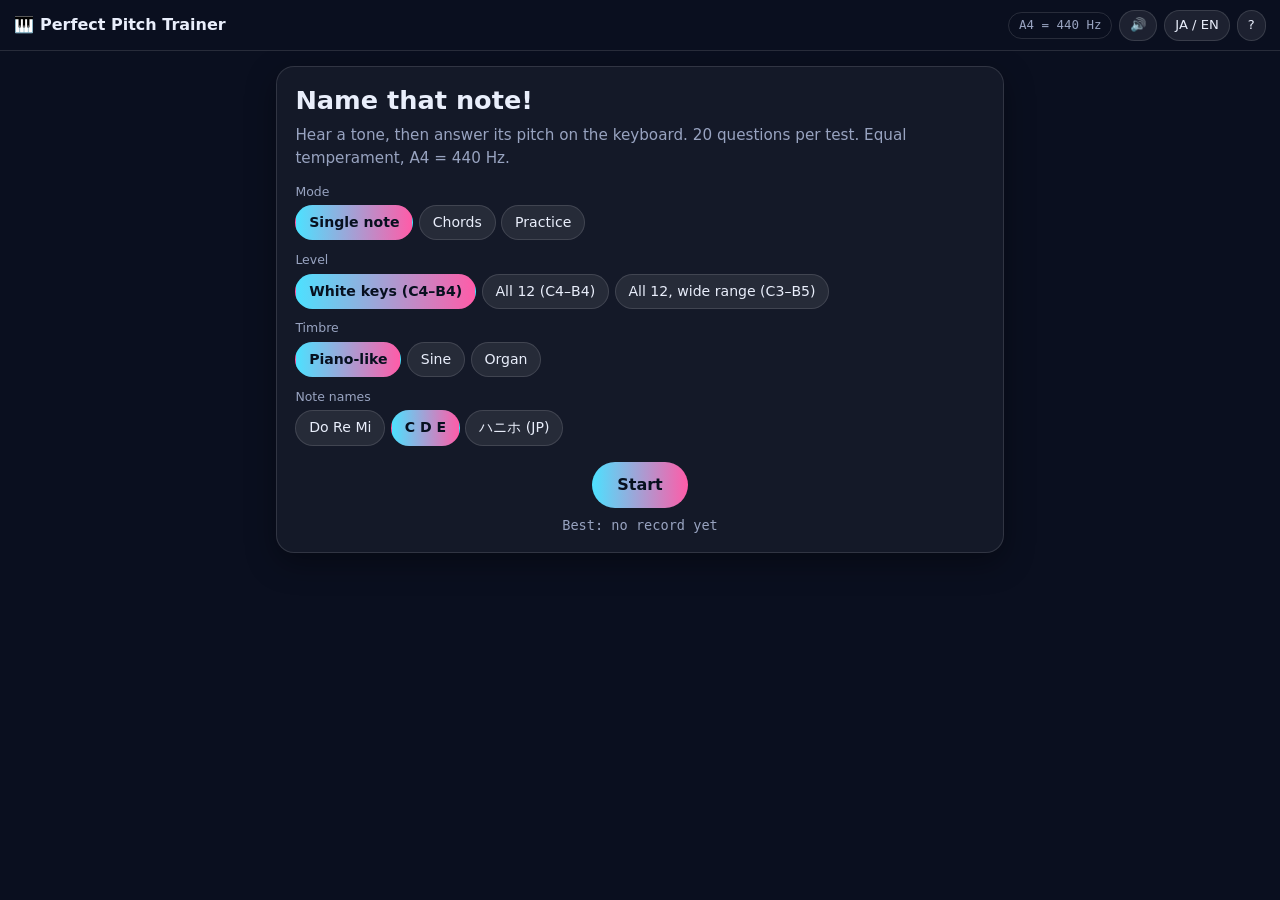
<file: games/perfect-pitch/index.html>
<!DOCTYPE html>
<html lang="ja">
<head>
<meta charset="utf-8">
<meta name="viewport" content="width=device-width, initial-scale=1">
<title>Perfect Pitch Trainer</title>
<style>
  :root { --bg:#0a0f1f; --fg:#e9eefb; --muted:#98a3c0; --c1:#4de1ff; --c2:#ff5ca8; --c3:#ffd166; --ok:#5ef0a0; --vi:#8b7bff; --bad:#ff6b8b;
    --card:rgba(255,255,255,.045); --card2:rgba(255,255,255,.08); --line:rgba(255,255,255,.12); --btnink:#07101f; --shadow:0 10px 30px rgba(0,0,0,.35);
    --white:#eef2fb; --whiteTxt:#26304d; --black:#1a2140; --blackTxt:#cfd8f3; color-scheme:dark; }
  body[data-t="light"] { --bg:#f6f7fb; --fg:#121a30; --muted:#5a6683; --c1:#0b8fb9; --c2:#d42f7c; --c3:#a8680a; --ok:#118a52; --vi:#5b4bd6; --bad:#c92a4f;
    --card:#ffffff; --card2:#eef1f8; --line:rgba(18,26,48,.12); --btnink:#ffffff; --shadow:0 8px 24px rgba(18,26,48,.08);
    --white:#ffffff; --whiteTxt:#26304d; --black:#232b47; --blackTxt:#e3e8f7; color-scheme:light; }
  * { box-sizing:border-box; }
  html, body { margin:0; height:100%; }
  body { background:var(--bg); color:var(--fg); font-family:Inter, "Noto Sans JP", "Hiragino Sans", system-ui, sans-serif; line-height:1.5; -webkit-text-size-adjust:100%; }
  [data-l="en"] .ja, [data-l="ja"] .en { display:none !important; }
  .mono { font-family:ui-monospace, monospace; }
  #wrap { display:flex; flex-direction:column; height:100%; }
  header { display:flex; align-items:center; gap:.45rem; padding:.6rem .9rem; border-bottom:1px solid var(--line); flex-shrink:0; }
  header h1 { font-size:1rem; margin:0; flex:1; min-width:0; white-space:nowrap; overflow:hidden; text-overflow:ellipsis; }
  .pill { font-family:ui-monospace, monospace; font-size:.78rem; color:var(--muted); border:1px solid var(--line); border-radius:999px; padding:.2rem .6rem; white-space:nowrap; }
  button { font:inherit; cursor:pointer; border-radius:999px; border:1px solid var(--line); background:var(--card2); color:var(--fg); padding:.42rem .85rem; transition:transform .08s, background .15s, border-color .15s, opacity .15s; touch-action:manipulation; }
  button:hover:not(:disabled) { border-color:var(--c1); }
  button:active:not(:disabled) { transform:scale(.96); }
  button:disabled { opacity:.38; cursor:default; }
  button.sm { padding:.3rem .62rem; font-size:.82rem; }
  button.primary { background:linear-gradient(90deg,var(--c1),var(--c2)); color:var(--btnink); border:0; font-weight:800; padding:.7rem 1.6rem; font-size:1rem; }
  main { flex:1; overflow-y:auto; -webkit-overflow-scrolling:touch; }
  .container { max-width:760px; margin:0 auto; padding:.9rem 1rem 1.6rem; }
  .card { background:var(--card); border:1px solid var(--line); border-radius:18px; padding:1rem 1.15rem; box-shadow:var(--shadow); }
  .card + .card { margin-top:.8rem; }
  .hidden { display:none !important; }
  .muted { color:var(--muted); }
  h2 { margin:.1rem 0 .4rem; font-size:clamp(1.2rem,4vw,1.6rem); line-height:1.3; }
  .lead { color:var(--muted); margin:.1rem 0 .8rem; font-size:.95rem; }
  .opt { margin:.65rem 0; }
  .opt .lbl { font-size:.78rem; color:var(--muted); margin-bottom:.25rem; }
  .seg { display:flex; flex-wrap:wrap; gap:.35rem; }
  .seg button { padding:.38rem .8rem; font-size:.88rem; }
  .seg button.on { background:linear-gradient(90deg,var(--c1),var(--c2)); color:var(--btnink); border-color:transparent; font-weight:700; }
  .center { text-align:center; }
  .row { display:flex; gap:.5rem; flex-wrap:wrap; align-items:center; }
  .row.c { justify-content:center; }
  .best { font-family:ui-monospace, monospace; color:var(--muted); font-size:.85rem; }

  /* play area */
  .toolbar { display:flex; align-items:center; justify-content:space-between; gap:.5rem; flex-wrap:wrap; }
  .prog { height:6px; border-radius:6px; background:var(--card2); overflow:hidden; margin:.6rem 0 .2rem; }
  .prog > div { height:100%; width:0; background:linear-gradient(90deg,var(--c1),var(--c2)); transition:width .3s; }
  .stage { display:flex; flex-direction:column; align-items:center; gap:.55rem; padding:.6rem 0 .4rem; }
  #listen { width:clamp(92px,24vw,120px); height:clamp(92px,24vw,120px); border-radius:50%; font-size:2rem; padding:0; position:relative; background:radial-gradient(circle at 35% 30%, rgba(77,225,255,.35), rgba(255,92,168,.25)); border:2px solid var(--c1); display:flex; flex-direction:column; align-items:center; justify-content:center; line-height:1.1; }
  #listen small { font-size:.68rem; color:var(--muted); font-weight:600; }
  #listen.pulse::after { content:""; position:absolute; inset:-6px; border-radius:50%; border:2px solid var(--c2); animation:ring 1s ease-out; }
  @keyframes ring { from { transform:scale(.9); opacity:1; } to { transform:scale(1.35); opacity:0; } }
  #fb { min-height:2.6em; text-align:center; font-weight:700; font-size:1rem; }
  #fb .ok { color:var(--ok); } #fb .ng { color:var(--bad); }
  #fb .sub { display:block; font-weight:500; font-size:.82rem; color:var(--muted); }
  .qual { display:flex; gap:.4rem; justify-content:center; }
  .qual button.on { background:var(--vi); color:#fff; border-color:transparent; font-weight:700; }

  /* keyboard */
  .kb { position:relative; height:clamp(140px,28vw,190px); margin:.4rem auto 0; max-width:620px; user-select:none; -webkit-user-select:none; touch-action:none; }
  .k { position:absolute; top:0; border:1px solid var(--line); cursor:pointer; display:flex; flex-direction:column; justify-content:flex-end; align-items:center; padding-bottom:.4rem; transition:background .12s, transform .06s; font-weight:700; }
  .k.w { height:100%; background:var(--white); color:var(--whiteTxt); border-radius:0 0 10px 10px; z-index:1; border-color:rgba(18,26,48,.25); }
  .k.b { height:60%; background:var(--black); color:var(--blackTxt); border-radius:0 0 8px 8px; z-index:2; font-size:.72rem; box-shadow:0 3px 6px rgba(0,0,0,.35); border-color:rgba(0,0,0,.5); padding-bottom:.3rem; }
  .k .nm { font-size:.86rem; line-height:1.1; text-align:center; word-break:break-all; padding:0 2px; }
  .k.b .nm { font-size:.7rem; }
  .k .sc { font-family:ui-monospace, monospace; font-size:.62rem; opacity:.5; margin-top:.15rem; }
  .k.down { transform:translateY(2px); filter:brightness(.92); }
  .k.off { opacity:.28; cursor:default; }
  .k.good { background:var(--ok) !important; color:#05301b !important; }
  .k.bad { background:var(--bad) !important; color:#fff !important; }
  .k.hint { box-shadow:inset 0 0 0 3px var(--c3); }

  /* results */
  .bigpct { font-family:ui-monospace, monospace; font-size:clamp(2.6rem,11vw,4rem); font-weight:900; line-height:1; background:linear-gradient(90deg,var(--c1),var(--c2)); -webkit-background-clip:text; background-clip:text; color:transparent; }
  .kv { display:flex; justify-content:center; gap:1.2rem; flex-wrap:wrap; margin:.6rem 0; font-family:ui-monospace, monospace; font-size:.9rem; color:var(--muted); }
  .kv b { color:var(--fg); }
  .heat { display:grid; grid-template-columns:repeat(12,1fr); gap:4px; margin:.5rem 0; }
  .heat div { border-radius:8px; padding:.35rem 0; text-align:center; font-size:.72rem; font-weight:700; color:#0b1020; line-height:1.25; }
  .heat div span { display:block; font-family:ui-monospace, monospace; font-weight:600; font-size:.66rem; opacity:.85; }
  .conf { text-align:left; margin:.4rem auto 0; max-width:480px; padding-left:1.1rem; font-size:.9rem; }
  .conf li { margin:.2rem 0; }
  h3 { font-size:.95rem; margin:1rem 0 .2rem; }
  .rank { font-size:1.15rem; font-weight:800; color:var(--c3); margin:.3rem 0; }
  #help { position:fixed; inset:0; background:rgba(5,8,18,.7); display:flex; align-items:center; justify-content:center; padding:1rem; z-index:20; }
  #help .card { background:linear-gradient(var(--card2), var(--card2)), var(--bg); max-width:540px; width:100%; max-height:90%; overflow-y:auto; }
  #help ul { padding-left:1.2rem; margin:.4rem 0; font-size:.92rem; } #help li { margin:.25rem 0; }
  .kbd { font-family:ui-monospace, monospace; font-size:.8em; border:1px solid var(--line); border-bottom-width:2px; border-radius:5px; padding:0 .3rem; }
  .freq { font-family:ui-monospace, monospace; color:var(--c1); font-size:1.1rem; font-weight:800; min-height:1.6em; text-align:center; }
  @media (max-width:520px) {
    .container { padding:.7rem .7rem 1.4rem; }
    .card { padding:.85rem .85rem; }
    .heat { grid-template-columns:repeat(6,1fr); }
    header h1 { font-size:.9rem; }
    .k .sc { display:none; }
  }
</style>
</head>
<body data-l="ja" data-t="dark">
<div id="wrap">
  <header>
    <h1>🎹 <span class="ja">絶対音感ゲーム</span><span class="en">Perfect Pitch Trainer</span></h1>
    <span class="pill" id="status">—</span>
    <button id="muteBtn" class="sm" type="button" aria-label="mute">🔊</button>
    <button id="langBtn" class="sm" type="button">JA / EN</button>
    <button id="helpBtn" class="sm" type="button" aria-label="How to play">?</button>
  </header>
  <main>
    <div class="container">

      <!-- Menu -->
      <section id="menu" class="card">
        <h2><span class="ja">その音、何の音？</span><span class="en">Name that note!</span></h2>
        <p class="lead"><span class="ja">鳴った音の音名を鍵盤で答えよう。1回のテストは20問。平均律・A4 = 440 Hz。</span><span class="en">Hear a tone, then answer its pitch on the keyboard. 20 questions per test. Equal temperament, A4 = 440 Hz.</span></p>
        <div class="opt"><div class="lbl"><span class="ja">モード</span><span class="en">Mode</span></div><div class="seg" id="modeSeg"></div></div>
        <div class="opt" id="levelOpt"><div class="lbl"><span class="ja">レベル</span><span class="en">Level</span></div><div class="seg" id="levelSeg"></div></div>
        <div class="opt"><div class="lbl"><span class="ja">音色</span><span class="en">Timbre</span></div><div class="seg" id="timbreSeg"></div></div>
        <div class="opt"><div class="lbl"><span class="ja">音名表記</span><span class="en">Note names</span></div><div class="seg" id="nameSeg"></div></div>
        <div class="row c" style="flex-direction:column;gap:.45rem;margin-top:1rem">
          <button class="primary" id="startBtn" type="button"><span class="ja">スタート</span><span class="en">Start</span></button>
          <div class="best" id="bestMenu"></div>
        </div>
      </section>

      <!-- Play (test & practice share the keyboard) -->
      <section id="play" class="card hidden">
        <div class="toolbar">
          <div class="mono muted" style="font-size:.85rem" id="qinfo"></div>
          <div class="row">
            <button class="sm" type="button" id="refBtn">🎵 A4</button>
            <button class="sm" type="button" id="quitBtn"><span class="ja">やめる</span><span class="en">Quit</span></button>
          </div>
        </div>
        <div class="prog" id="progWrap"><div id="prog"></div></div>
        <div class="stage" id="testStage">
          <button type="button" id="listen" aria-label="replay"><span>▶</span><small id="repLeft"></small></button>
          <div class="qual hidden" id="qual">
            <button type="button" data-q="maj" class="on"><span class="ja">長三和音</span><span class="en">Major</span> <span class="kbd">Z</span></button>
            <button type="button" data-q="min"><span class="ja">短三和音</span><span class="en">Minor</span> <span class="kbd">X</span></button>
          </div>
          <div id="fb"></div>
        </div>
        <div class="stage hidden" id="practiceStage">
          <div class="row c"><span class="muted" style="font-size:.85rem"><span class="ja">オクターブ</span><span class="en">Octave</span></span><div class="seg" id="octSeg"></div></div>
          <div class="freq" id="freq">&nbsp;</div>
        </div>
        <div class="kb" id="kb"></div>
        <div class="muted center" style="font-size:.75rem;margin-top:.5rem" id="kbHint"></div>
      </section>

      <!-- Results -->
      <section id="result" class="card center hidden">
        <div class="muted"><span class="ja">正答率</span><span class="en">Accuracy</span></div>
        <div class="bigpct" id="rAcc">0%</div>
        <div class="rank" id="rRank"></div>
        <div class="kv" id="rKv"></div>
        <div class="best" id="rBest"></div>
        <h3><span class="ja">音ごとの正答率</span><span class="en">Accuracy per pitch class</span></h3>
        <div class="heat" id="heat"></div>
        <h3><span class="ja">間違えやすいパターン</span><span class="en">Common confusions</span></h3>
        <ul class="conf" id="conf"></ul>
        <div class="row c" style="margin-top:1rem">
          <button class="primary" id="againBtn" type="button"><span class="ja">もう一度</span><span class="en">Try again</span></button>
          <button id="menuBtn" type="button"><span class="ja">メニュー</span><span class="en">Menu</span></button>
        </div>
      </section>

    </div>
  </main>
</div>

<div id="help" class="hidden" role="dialog" aria-modal="true">
  <div class="card">
    <h2 style="font-size:1.2rem">❓ <span class="ja">遊び方</span><span class="en">How to play</span></h2>
    <div class="ja"><ul>
      <li><b>単音当て</b>：鳴った音の音名（オクターブは問わない）を鍵盤でクリック。白鍵のみ → 全12音 → 広い音域（C3–B5）と難しくなります。</li>
      <li><b>和音当て</b>：三和音の根音を鍵盤で答えます。「長・短」レベルでは先に 長/短 を選んでから根音をクリック。</li>
      <li><b>練習</b>：自由に鍵盤を弾いて基準の音を覚えましょう。</li>
      <li>▶ で聴き直し（1問2回まで、回数は記録されます）。🎵 A4 は基準音（最難関レベルでは使用不可）。</li>
      <li>キーボード：<span class="kbd">A</span><span class="kbd">W</span><span class="kbd">S</span><span class="kbd">E</span><span class="kbd">D</span><span class="kbd">F</span><span class="kbd">T</span><span class="kbd">G</span><span class="kbd">Y</span><span class="kbd">H</span><span class="kbd">U</span><span class="kbd">J</span> = C〜B、<span class="kbd">Space</span> 聴き直し、<span class="kbd">Z</span>/<span class="kbd">X</span> 長/短、<span class="kbd">R</span> A4。</li>
      <li>表記は ドレミ / CDE / ハニホ（日本音名：ハ ニ ホ ヘ ト イ ロ、♯=嬰、♭=変）から選べます。</li>
    </ul></div>
    <div class="en"><ul>
      <li><b>Single note</b>: click the pitch class you heard (octave doesn't matter). Levels: white keys → all 12 → wide range (C3–B5).</li>
      <li><b>Chords</b>: name the root of a triad. In “Major & minor”, pick Major/Minor first, then click the root.</li>
      <li><b>Practice</b>: play the keyboard freely to learn the reference pitches.</li>
      <li>▶ replays the sound (2 per question; replays are counted). 🎵 A4 plays a reference tone (disabled on the hardest level).</li>
      <li>Keys: <span class="kbd">A</span><span class="kbd">W</span><span class="kbd">S</span><span class="kbd">E</span><span class="kbd">D</span><span class="kbd">F</span><span class="kbd">T</span><span class="kbd">G</span><span class="kbd">Y</span><span class="kbd">H</span><span class="kbd">U</span><span class="kbd">J</span> = C…B, <span class="kbd">Space</span> replay, <span class="kbd">Z</span>/<span class="kbd">X</span> major/minor, <span class="kbd">R</span> A4.</li>
      <li>Note names: Do-Re-Mi, C-D-E, or Japanese (ハ ニ ホ ヘ ト イ ロ, 嬰 = sharp, 変 = flat).</li>
    </ul></div>
    <div class="row c" style="margin-top:.6rem"><button class="primary" id="helpClose" type="button">OK</button></div>
  </div>
</div>

<script>
/*PITCH_CORE_BEGIN*/
var A4 = 440;
function midiToFreq(m) { return A4 * Math.pow(2, (m - 69) / 12); }
var NAMES = {
  cde:  ["C", "C♯", "D", "E♭", "E", "F", "F♯", "G", "A♭", "A", "B♭", "B"],
  doremi: ["ド", "ド♯", "レ", "ミ♭", "ミ", "ファ", "ファ♯", "ソ", "ラ♭", "ラ", "シ♭", "シ"],
  iroha: ["ハ", "嬰ハ", "ニ", "変ホ", "ホ", "ヘ", "嬰ヘ", "ト", "変イ", "イ", "変ロ", "ロ"]
};
var KEYMAP = { a: 0, w: 1, s: 2, e: 3, d: 4, f: 5, t: 6, g: 7, y: 8, h: 9, u: 10, j: 11 };
/*PITCH_CORE_END*/

(function () {
  "use strict";
  var $ = function (id) { return document.getElementById(id); };
  function lsGet(k) { try { return localStorage.getItem(k); } catch (e) { return null; } }
  function lsSet(k, v) { try { localStorage.setItem(k, v); } catch (e) {} }

  var lang = lsGet("lang");
  if (lang !== "ja" && lang !== "en") lang = ((navigator.language || "").toLowerCase().indexOf("ja") === 0) ? "ja" : "en";
  var T = function (ja, en) { return lang === "ja" ? ja : en; };
  function esc(s) { return String(s).replace(/[&<>"]/g, function (c) { return { "&": "&amp;", "<": "&lt;", ">": "&gt;", '"': "&quot;" }[c]; }); }
  function applyLang(l, save) { lang = l; document.body.setAttribute("data-l", l); document.documentElement.lang = l; if (save) lsSet("lang", l); rerender(); }
  function applyTheme(t) { document.body.setAttribute("data-t", t === "light" ? "light" : "dark"); }
  window.addEventListener("storage", function (e) {
    if (e.key === "lang" && (e.newValue === "ja" || e.newValue === "en")) applyLang(e.newValue, false);
    if (e.key === "theme" && e.newValue) applyTheme(e.newValue);
  });
  $("langBtn").addEventListener("click", function () { applyLang(lang === "ja" ? "en" : "ja", true); });
  $("helpBtn").addEventListener("click", function () { $("help").classList.remove("hidden"); });
  $("helpClose").addEventListener("click", function () { $("help").classList.add("hidden"); });
  $("help").addEventListener("click", function (e) { if (e.target === $("help")) $("help").classList.add("hidden"); });

  /* ---------- options ---------- */
  var MODES = [
    { id: "single", ja: "単音当て", en: "Single note" },
    { id: "chord", ja: "和音当て", en: "Chords" },
    { id: "practice", ja: "練習", en: "Practice" }
  ];
  var LEVELS = {
    single: [
      { id: 1, ja: "白鍵のみ（C4–B4）", en: "White keys (C4–B4)" },
      { id: 2, ja: "全12音（C4–B4）", en: "All 12 (C4–B4)" },
      { id: 3, ja: "全12音・広い音域（C3–B5）", en: "All 12, wide range (C3–B5)", hard: true }
    ],
    chord: [
      { id: 1, ja: "長三和音のみ", en: "Major triads" },
      { id: 2, ja: "長・短三和音", en: "Major & minor" }
    ]
  };
  var TIMBRES = [{ id: "piano", ja: "ピアノ風", en: "Piano-like" }, { id: "sine", ja: "サイン波", en: "Sine" }, { id: "organ", ja: "オルガン", en: "Organ" }];
  var NAMINGS = [{ id: "doremi", ja: "ドレミ", en: "Do Re Mi" }, { id: "cde", ja: "CDE", en: "C D E" }, { id: "iroha", ja: "ハニホ", en: "ハニホ (JP)" }];
  function pick(list, v, d) { return list.some(function (x) { return x.id === v; }) ? v : d; }
  var opt = {
    mode: pick(MODES, lsGet("pp.mode"), "single"),
    level: parseInt(lsGet("pp.level"), 10) || 1,
    timbre: pick(TIMBRES, lsGet("pp.timbre"), "piano"),
    naming: pick(NAMINGS, lsGet("pp.naming"), lang === "ja" ? "doremi" : "cde")
  };
  function levels() { return LEVELS[opt.mode] || []; }
  function curLevel() { var l = levels(); for (var i = 0; i < l.length; i++) if (l[i].id === opt.level) return l[i]; return l[0]; }
  function fixLevel() { if (opt.mode !== "practice" && !levels().some(function (l) { return l.id === opt.level; })) opt.level = 1; }
  fixLevel();
  function saveOpt() { lsSet("pp.mode", opt.mode); lsSet("pp.level", String(opt.level)); lsSet("pp.timbre", opt.timbre); lsSet("pp.naming", opt.naming); }
  function nm(pc) { return NAMES[opt.naming][((pc % 12) + 12) % 12]; }
  function sciName(m) { return NAMES.cde[m % 12] + (Math.floor(m / 12) - 1); }
  function chordName(pc, q) {
    if (opt.naming === "cde") return nm(pc) + (q === "min" ? "m" : "") + T(q === "min" ? "（短三和音）" : "（長三和音）", q === "min" ? " minor" : " major");
    if (opt.naming === "iroha") return nm(pc) + T(q === "min" ? "短三和音" : "長三和音", q === "min" ? " minor" : " major");
    return nm(pc) + T(q === "min" ? " の短三和音" : " の長三和音", q === "min" ? " minor" : " major");
  }

  function seg(id, list, cur, onPick) {
    var box = $(id); box.innerHTML = "";
    list.forEach(function (it) {
      var b = document.createElement("button"); b.type = "button"; b.textContent = T(it.ja, it.en);
      if (it.id === cur) b.className = "on";
      b.addEventListener("click", function () { onPick(it.id); });
      box.appendChild(b);
    });
  }
  function renderMenu() {
    seg("modeSeg", MODES, opt.mode, function (v) { opt.mode = v; fixLevel(); saveOpt(); renderMenu(); });
    $("levelOpt").classList.toggle("hidden", opt.mode === "practice");
    if (opt.mode !== "practice") seg("levelSeg", levels(), opt.level, function (v) { opt.level = v; saveOpt(); renderMenu(); });
    seg("timbreSeg", TIMBRES, opt.timbre, function (v) { opt.timbre = v; saveOpt(); renderMenu(); ensureAudio(); playNotes([60, 64, 67].slice(0, 1), 0.9); });
    seg("nameSeg", NAMINGS, opt.naming, function (v) { opt.naming = v; saveOpt(); renderMenu(); buildKeyboard(); });
    var b = getBest();
    $("bestMenu").textContent = opt.mode === "practice" ? T("練習モードは記録なし", "Practice mode isn't scored") :
      (b ? T("ベスト：", "Best: ") + b.acc + "% · " + (b.rt / 1000).toFixed(2) + " s" : T("ベスト：まだ記録なし", "Best: no record yet"));
  }

  /* ---------- audio ---------- */
  var AC = null, master = null, muted = lsGet("pp.mute") === "1";
  function ensureAudio() {
    if (AC) { if (AC.state === "suspended") AC.resume(); return; }
    var C = window.AudioContext || window.webkitAudioContext; if (!C) return;
    try {
      AC = new C();
      var comp = AC.createDynamicsCompressor(); comp.threshold.value = -12; comp.ratio.value = 4;
      master = AC.createGain(); master.gain.value = muted ? 0 : 0.8;
      master.connect(comp); comp.connect(AC.destination);
    } catch (e) { AC = null; }
  }
  function setMute(m) { muted = m; lsSet("pp.mute", m ? "1" : "0"); $("muteBtn").textContent = m ? "🔇" : "🔊"; if (master) master.gain.value = m ? 0 : 0.8; }
  $("muteBtn").addEventListener("click", function () { ensureAudio(); setMute(!muted); });

  var live = [];
  function stopAll() { var t = AC ? AC.currentTime : 0; live.forEach(function (v) { try { v.g.gain.cancelScheduledValues(t); v.g.gain.setTargetAtTime(0, t, 0.02); v.o.stop(t + 0.15); } catch (e) {} }); live = []; }
  function partial(f, amp, t0, attack, hold, decayTau, end, out) {
    var o = AC.createOscillator(), g = AC.createGain();
    o.type = "sine"; o.frequency.value = f;
    g.gain.setValueAtTime(0, t0);
    g.gain.linearRampToValueAtTime(amp, t0 + attack);
    if (decayTau) g.gain.setTargetAtTime(0, t0 + attack, decayTau);
    else { g.gain.setValueAtTime(amp, t0 + attack + hold); g.gain.linearRampToValueAtTime(0, end); }
    g.gain.setTargetAtTime(0, end - 0.08, 0.03);
    o.connect(g); g.connect(out); o.start(t0); o.stop(end + 0.1);
    live.push({ o: o, g: g });
  }
  function voice(m, t0, vol, dur) {
    var f = midiToFreq(m), out = AC.createGain(); out.gain.value = vol; out.connect(master);
    var nyq = AC.sampleRate / 2.2;
    if (opt.timbre === "sine") {
      partial(f, 0.5, t0, 0.02, dur - 0.3, 0, t0 + dur, out);
    } else if (opt.timbre === "organ") {
      var H = [[1, 1], [2, .55], [3, .35], [4, .28], [6, .14], [8, .1]], sum = 0;
      H.forEach(function (h) { sum += h[1]; });
      H.forEach(function (h) { if (f * h[0] < nyq) partial(f * h[0], 0.55 * h[1] / sum, t0, 0.03, dur - 0.25, 0, t0 + dur, out); });
    } else { // piano-like: inharmonic partials with faster decay for higher harmonics and higher notes
      var B = 0.00035, s2 = 0, amps = [];
      for (var n = 1; n <= 10; n++) { var a = 1 / Math.pow(n, 1.35) * (n === 1 ? 1 : 0.85); amps.push(a); s2 += a; }
      var pitchK = Math.pow(261.63 / f, 0.35);
      for (var k = 1; k <= 10; k++) {
        var fk = k * f * Math.sqrt(1 + B * k * k); if (fk > nyq) break;
        var tau = 0.75 * pitchK / (1 + 0.45 * (k - 1));
        partial(fk, 0.7 * amps[k - 1] / s2, t0, 0.004, 0, tau, t0 + dur + 0.6, out);
      }
    }
  }
  function playNotes(midis, dur) {
    if (!AC || muted) return;
    stopAll();
    var t0 = AC.currentTime + 0.03, vol = midis.length > 1 ? 0.55 : 1;
    midis.forEach(function (m) { voice(m, t0, vol, dur || 1.3); });
    var L = $("listen"); L.classList.remove("pulse"); void L.offsetWidth; L.classList.add("pulse");
  }

  /* ---------- keyboard ---------- */
  var WHITE = [0, 2, 4, 5, 7, 9, 11], BLACKPOS = { 1: 1, 3: 2, 6: 4, 8: 5, 10: 6 };
  var SHORT = ["A", "W", "S", "E", "D", "F", "T", "G", "Y", "H", "U", "J"];
  var keyEls = {};
  function buildKeyboard() {
    var kb = $("kb"); kb.innerHTML = ""; keyEls = {};
    var ww = 100 / 7;
    WHITE.forEach(function (pc, i) { addKey(pc, "w", i * ww, ww); });
    Object.keys(BLACKPOS).forEach(function (pcs) { var pc = +pcs, bw = ww * 0.62; addKey(pc, "b", BLACKPOS[pc] * ww - bw / 2, bw); });
    updateKeyStates();
  }
  function addKey(pc, cls, left, width) {
    var d = document.createElement("div");
    d.className = "k " + cls; d.style.left = left + "%"; d.style.width = width + "%"; d.dataset.pc = pc;
    d.innerHTML = '<span class="nm">' + esc(nm(pc)) + '</span><span class="sc">' + SHORT[pc] + "</span>";
    d.setAttribute("role", "button"); d.setAttribute("aria-label", NAMES.cde[pc]);
    d.addEventListener("pointerdown", function (e) { e.preventDefault(); press(pc); });
    $("kb").appendChild(d); keyEls[pc] = d;
  }
  function keyAllowed(pc) { return !(screen === "test" && opt.mode === "single" && opt.level === 1 && WHITE.indexOf(pc) < 0); }
  function updateKeyStates() { for (var pc = 0; pc < 12; pc++) if (keyEls[pc]) keyEls[pc].classList.toggle("off", !keyAllowed(pc)); }
  function flash(pc, cls, ms) { var el = keyEls[pc]; if (!el) return; el.classList.add(cls); setTimeout(function () { el.classList.remove(cls); }, ms || 700); }
  function press(pc) {
    ensureAudio();
    if (!keyAllowed(pc)) return;
    var el = keyEls[pc]; if (el) { el.classList.add("down"); setTimeout(function () { el.classList.remove("down"); }, 120); }
    if (screen === "practice") {
      var m = 12 * (practiceOct + 1) + pc; playNotes([m], 1.2);
      $("freq").textContent = nm(pc) + "  ·  " + sciName(m) + " = " + midiToFreq(m).toFixed(2) + " Hz";
    } else if (screen === "test") answer(pc);
  }

  /* ---------- test ---------- */
  var N_Q = 20, MAX_REPLAY = 2;
  var screen = "menu", qs = [], qi = 0, cur = null, locked = false, quality = "maj", practiceOct = 4;
  var log = [];
  function rand(n) { return Math.floor(Math.random() * n); }
  function makeQuestion(prev) {
    var q = {}, guard = 0;
    do {
      if (opt.mode === "single") {
        var m;
        if (opt.level === 1) m = 60 + WHITE[rand(7)];
        else if (opt.level === 2) m = 60 + rand(12);
        else m = 48 + rand(36);
        q = { midis: [m], pc: m % 12, q: null };
      } else {
        var root = 55 + rand(12), qual = opt.level === 2 && Math.random() < 0.5 ? "min" : "maj";
        q = { midis: [root, root + (qual === "min" ? 3 : 4), root + 7], pc: root % 12, q: qual };
      }
    } while (prev && q.pc === prev.pc && q.q === prev.q && ++guard < 20);
    return q;
  }
  function start() {
    ensureAudio();
    if (opt.mode === "practice") { startPractice(); return; }
    screen = "test"; qi = 0; log = []; cur = null;
    show("play");
    $("testStage").classList.remove("hidden"); $("practiceStage").classList.add("hidden"); $("progWrap").classList.remove("hidden");
    $("qual").classList.toggle("hidden", !(opt.mode === "chord" && opt.level === 2));
    setQuality("maj");
    $("refBtn").disabled = !!curLevel().hard;
    $("refBtn").title = curLevel().hard ? T("このレベルでは基準音は使えません", "No reference tone on this level") : "";
    buildKeyboard();
    $("kbHint").textContent = T("鍵盤をクリック／タップ、または A W S E D F T G Y H U J キー", "Click/tap a key, or use A W S E D F T G Y H U J");
    nextQuestion();
  }
  function nextQuestion() {
    if (qi >= N_Q) { finish(); return; }
    cur = makeQuestion(cur); cur.replays = 0; cur.t0 = 0;
    locked = false; $("fb").innerHTML = "&nbsp;";
    if (opt.mode === "chord" && opt.level === 2) setQuality("maj");
    updateInfo();
    setTimeout(function () { if (screen === "test" && cur) { playNotes(cur.midis, opt.mode === "chord" ? 1.6 : 1.3); cur.t0 = performance.now(); } }, 350);
  }
  function replay() {
    if (screen !== "test" || !cur || locked) return;
    if (cur.replays >= MAX_REPLAY) return;
    cur.replays++; playNotes(cur.midis, opt.mode === "chord" ? 1.6 : 1.3); updateInfo();
  }
  $("listen").addEventListener("click", function () { ensureAudio(); replay(); });
  function refTone() {
    ensureAudio();
    if (screen === "test" && (curLevel().hard || locked)) return;
    if (screen === "test" && cur) cur.refs = (cur.refs || 0) + 1;
    playNotes([69], 1.1);
    if (screen === "practice") $("freq").textContent = nm(9) + "  ·  A4 = 440.00 Hz";
  }
  $("refBtn").addEventListener("click", refTone);
  function setQuality(q) { quality = q; Array.prototype.forEach.call($("qual").children, function (b) { b.classList.toggle("on", b.dataset.q === q); }); }
  $("qual").addEventListener("click", function (e) { var b = e.target.closest("button"); if (b) setQuality(b.dataset.q); });

  function answer(pc) {
    if (locked || !cur || !cur.t0) return;
    locked = true;
    var rt = performance.now() - cur.t0;
    var needQ = opt.mode === "chord" && opt.level === 2;
    var ansQ = needQ ? quality : (opt.mode === "chord" ? "maj" : null);
    var ok = pc === cur.pc && (!needQ || ansQ === cur.q);
    log.push({ pc: cur.pc, q: cur.q, ans: pc, ansQ: ansQ, ok: ok, rt: rt, replays: cur.replays, midi: cur.midis[0] });
    var label = opt.mode === "chord" ? chordName(cur.pc, cur.q) :
      (opt.naming === "cde" ? sciName(cur.midis[0]) : nm(cur.pc) + " (" + sciName(cur.midis[0]) + ")");
    var rts = (rt / 1000).toFixed(2) + " s";
    if (ok) {
      flash(pc, "good", 800);
      $("fb").innerHTML = '<span class="ok">✓ ' + T("正解！ ", "Correct! ") + esc(label) + '</span><span class="sub">⏱ ' + rts + "</span>";
    } else {
      flash(pc, "bad", 900); flash(cur.pc, "good", 1300);
      var your = opt.mode === "chord" ? chordName(pc, ansQ) : nm(pc);
      $("fb").innerHTML = '<span class="ng">✗ ' + T("正解は ", "It was ") + esc(label) + '</span><span class="sub">' + T("あなたの答え：", "You answered: ") + esc(your) + " · ⏱ " + rts + "</span>";
      setTimeout(function () { if (screen === "test") playNotes(cur.midis, 1.0); }, 380);
    }
    qi++; updateInfo();
    setTimeout(function () { if (screen === "test") nextQuestion(); }, ok ? 1100 : 2000);
  }
  function updateInfo() {
    var correct = log.filter(function (r) { return r.ok; }).length;
    if (screen === "test") {
      $("qinfo").textContent = T("問題 ", "Q ") + Math.min(qi + (locked ? 0 : 1), N_Q) + " / " + N_Q + " · ✓ " + correct;
      $("prog").style.width = (100 * qi / N_Q) + "%";
      $("status").textContent = Math.min(qi + (locked ? 0 : 1), N_Q) + "/" + N_Q + " · ✓" + correct;
      var left = cur ? MAX_REPLAY - cur.replays : MAX_REPLAY;
      $("repLeft").textContent = T("もう一度 ", "replay ") + left;
      $("listen").disabled = !cur || left <= 0 || locked;
    }
  }
  function show(id) { ["menu", "play", "result"].forEach(function (s) { $(s).classList.toggle("hidden", s !== id); }); document.querySelector("main").scrollTop = 0; }

  function startPractice() {
    screen = "practice"; show("play");
    $("testStage").classList.add("hidden"); $("practiceStage").classList.remove("hidden"); $("progWrap").classList.add("hidden");
    $("refBtn").disabled = false; $("refBtn").title = "";
    $("qinfo").textContent = T("練習モード", "Practice mode");
    $("status").textContent = T("練習", "Practice");
    seg("octSeg", [{ id: 3, ja: "3", en: "3" }, { id: 4, ja: "4", en: "4" }, { id: 5, ja: "5", en: "5" }], practiceOct, function (v) { practiceOct = v; startPractice(); });
    buildKeyboard();
    $("kbHint").textContent = T("鍵盤を弾いて音を覚えよう（A W S E D F T G Y H U J キーも可）", "Play keys to learn the pitches (A W S E D F T G Y H U J work too)");
  }

  /* ---------- results ---------- */
  function bestKey() { return "pp.best." + opt.mode + "." + opt.level; }
  function getBest() { try { var b = JSON.parse(localStorage.getItem(bestKey())); return b && typeof b.acc === "number" ? b : null; } catch (e) { return null; } }
  var lastRes = null;
  function finish() {
    screen = "result"; stopAll();
    var n = log.length, ok = log.filter(function (r) { return r.ok; }).length;
    var acc = n ? Math.round(100 * ok / n) : 0;
    var rt = n ? log.reduce(function (s, r) { return s + r.rt; }, 0) / n : 0;
    var reps = log.reduce(function (s, r) { return s + r.replays; }, 0);
    var prev = getBest(), isNew = !prev || acc > prev.acc || (acc === prev.acc && rt < prev.rt);
    if (isNew && n) lsSet(bestKey(), JSON.stringify({ acc: acc, rt: Math.round(rt), date: new Date().toISOString().slice(0, 10) }));
    lastRes = { acc: acc, rt: rt, reps: reps, isNew: isNew, n: n, ok: ok };
    renderResult(); show("result");
  }
  function rankOf(acc) {
    if (acc >= 95) return T("🏆 絶対音感の持ち主！", "🏆 Perfect pitch!");
    if (acc >= 80) return T("🎼 かなりの音感", "🎼 Excellent ear");
    if (acc >= 60) return T("🎤 カラオケ上級者", "🎤 Karaoke pro");
    if (acc >= 40) return T("🎵 いい線いってる", "🎵 Getting there");
    return T("🌱 練習モードで耳を育てよう", "🌱 Train your ear in Practice mode");
  }
  function renderResult() {
    var r = lastRes; if (!r) return;
    $("rAcc").textContent = r.acc + "%";
    $("rRank").textContent = rankOf(r.acc);
    $("rKv").innerHTML = "<span>✓ <b>" + r.ok + "/" + r.n + "</b></span><span>⏱ " + T("平均", "avg") + " <b>" + (r.rt / 1000).toFixed(2) + " s</b></span><span>🔁 " + T("聴き直し", "replays") + " <b>" + r.reps + "</b></span>";
    var lv = curLevel(), b = getBest();
    $("rBest").textContent = (r.isNew ? T("🎉 自己ベスト！ ", "🎉 New best! ") : "") + T(MODES.filter(function (m) { return m.id === opt.mode; })[0].ja + "・" + lv.ja, MODES.filter(function (m) { return m.id === opt.mode; })[0].en + " · " + lv.en) + " — " + T("ベスト ", "best ") + (b ? b.acc + "% / " + (b.rt / 1000).toFixed(2) + " s" : "—");
    $("status").textContent = r.acc + "%";
    // heatmap
    var h = "";
    for (var pc = 0; pc < 12; pc++) {
      var items = log.filter(function (x) { return x.pc === pc; }), k = items.filter(function (x) { return x.ok; }).length;
      var bg = items.length ? "hsl(" + Math.round(120 * k / items.length) + ",70%,62%)" : "var(--card2)";
      var col = items.length ? "#0b1020" : "var(--muted)";
      h += '<div style="background:' + bg + ";color:" + col + '">' + esc(nm(pc)) + "<span>" + (items.length ? k + "/" + items.length : "—") + "</span></div>";
    }
    $("heat").innerHTML = h;
    // confusions
    var pairs = {}, qErr = 0;
    log.forEach(function (x) {
      if (x.ok) return;
      if (x.ans !== x.pc) { var key = x.pc + ">" + x.ans; pairs[key] = (pairs[key] || 0) + 1; }
      else if (x.q && x.ansQ !== x.q) qErr++;
    });
    var arr = Object.keys(pairs).map(function (k) { var p = k.split(">"); return { a: +p[0], b: +p[1], n: pairs[k] }; }).sort(function (x, y) { return y.n - x.n; }).slice(0, 4);
    var c = "";
    arr.forEach(function (p) {
      var d = ((p.b - p.a) % 12 + 12) % 12, up = d <= 6, st = up ? d : 12 - d;
      var dir = T("（半音" + st + "つ" + (up ? "上" : "下") + "）", " (" + st + " semitone" + (st > 1 ? "s" : "") + (up ? " high" : " low") + ")");
      var A = "<b>" + esc(nm(p.a)) + "</b>", Bn = "<b>" + esc(nm(p.b)) + "</b>";
      c += "<li>" + (lang === "ja"
        ? A + (p.n > 1 ? " のときに " + Bn + " と答えがち" : " を " + Bn + " と答えた")
        : (p.n > 1 ? "You often answered " : "You answered ") + Bn + " when it was " + A) + esc(dir) + " ×" + p.n + "</li>";
    });
    if (qErr) c += "<li>" + esc(T("根音は合っていたが長/短を間違えた：", "Right root but wrong major/minor: ")) + "<b>×" + qErr + "</b></li>";
    if (!c) c = "<li>" + esc(T("間違いなし！すばらしい耳です 👏", "No mistakes — amazing ears! 👏")) + "</li>";
    $("conf").innerHTML = c;
  }
  $("againBtn").addEventListener("click", start);
  $("menuBtn").addEventListener("click", toMenu);
  $("quitBtn").addEventListener("click", toMenu);
  function toMenu() { screen = "menu"; stopAll(); cur = null; show("menu"); renderMenu(); setStatus(); }
  $("startBtn").addEventListener("click", start);
  function setStatus() { if (screen === "menu") $("status").textContent = T("A4 = 440 Hz", "A4 = 440 Hz"); }

  document.addEventListener("keydown", function (e) {
    if (!$("help").classList.contains("hidden")) { if (e.key === "Escape" || e.key === "Enter") $("help").classList.add("hidden"); return; }
    if (e.ctrlKey || e.metaKey || e.altKey) return;
    var k = (e.key || "").toLowerCase();
    if (screen === "test" || screen === "practice") {
      if (KEYMAP.hasOwnProperty(k)) { if (!e.repeat) press(KEYMAP[k]); e.preventDefault(); return; }
      if (k === " " || e.code === "Space") { e.preventDefault(); if (!e.repeat) { ensureAudio(); if (screen === "test") replay(); } return; }
      if (k === "r") { refTone(); return; }
      if (screen === "test" && opt.mode === "chord" && opt.level === 2) { if (k === "z") setQuality("maj"); if (k === "x") setQuality("min"); }
      if (k === "escape") toMenu();
    } else if (k === "enter" && !(e.target && e.target.tagName === "BUTTON")) { e.preventDefault(); start(); }
  });

  function rerender() {
    renderMenu();
    if (screen === "test" || screen === "practice") { buildKeyboard(); updateInfo(); }
    if (screen === "practice") startPractice();
    if (screen === "test") $("kbHint").textContent = T("鍵盤をクリック／タップ、または A W S E D F T G Y H U J キー", "Click/tap a key, or use A W S E D F T G Y H U J");
    if (screen === "result") renderResult();
    setStatus();
  }
  window.__pp = { midiToFreq: midiToFreq, state: function () { return { screen: screen, qi: qi, cur: cur, log: log, locked: locked }; } };

  applyTheme(lsGet("theme") || "dark");
  setMute(muted);
  buildKeyboard();
  applyLang(lang, false);
})();
</script>
</body>
</html>
</file>
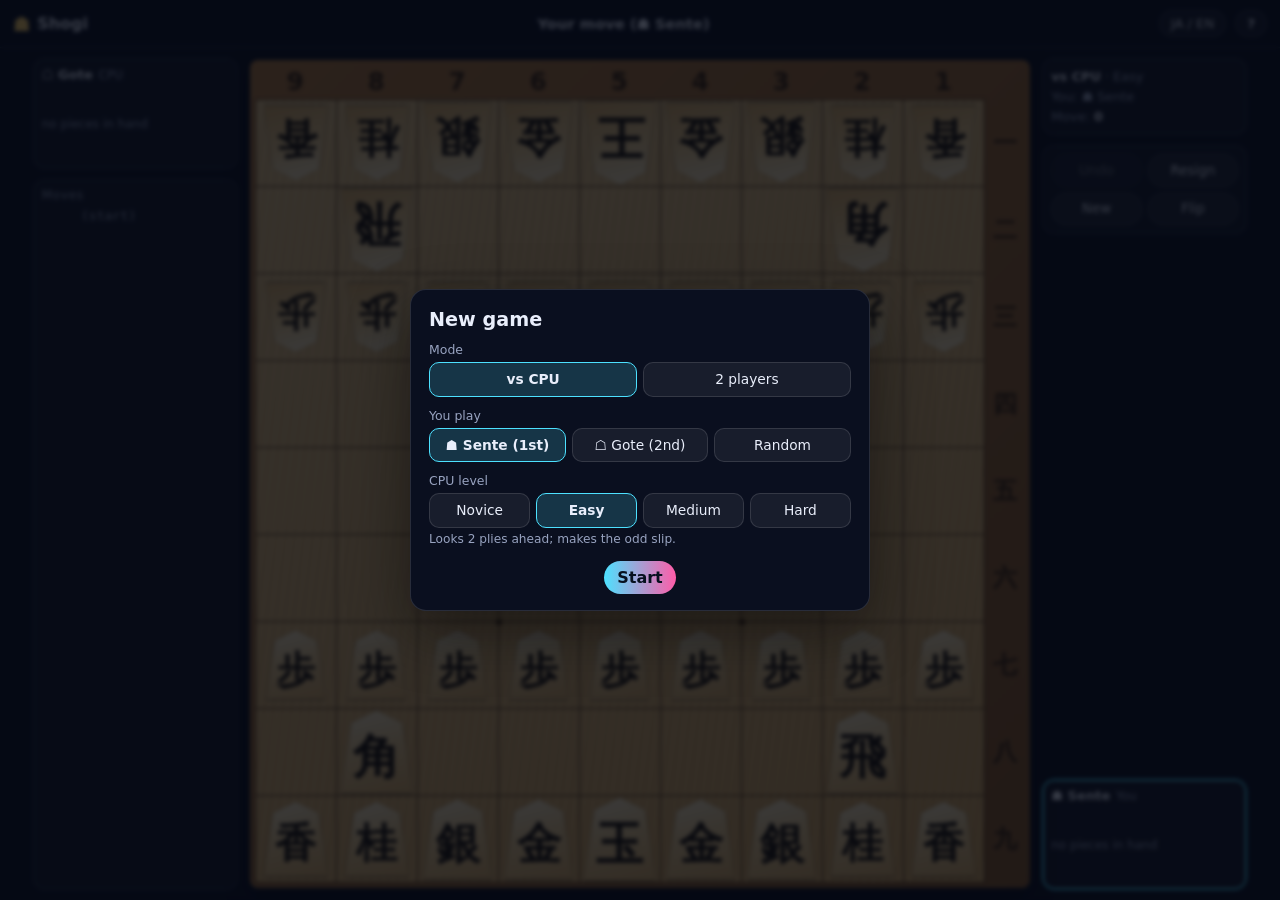
<file: games/shogi/index.html>
<!DOCTYPE html>
<html lang="ja">
<head>
<meta charset="utf-8">
<meta name="viewport" content="width=device-width, initial-scale=1, user-scalable=no">
<title>将棋 / Shogi</title>
<style>
  :root {
    --bg:#0a0f1f; --fg:#e9eefb; --muted:#98a3c0; --c1:#4de1ff; --c2:#ff5ca8; --gold:#ffd166; --green:#5ef0a0; --violet:#8b7bff;
    --panel:rgba(255,255,255,.045); --line:rgba(255,255,255,.12); --btn:rgba(255,255,255,.06); --shade:rgba(5,8,18,.78);
    --cell:40px; --ch:43px; --side:170px;
    --wood1:#ecc988; --wood2:#d9a95c; --woodDark:#9a6631; --grid:#4b2e0f;
    --mincho:"Hiragino Mincho ProN","Hiragino Mincho Pro","Yu Mincho","YuMincho","Noto Serif JP","Noto Serif CJK JP","Source Han Serif JP","MS Mincho",serif;
  }
  [data-theme="light"] {
    --bg:#f6f7fb; --fg:#121a30; --muted:#5a6683; --c1:#0b8fb9; --c2:#d42f7c; --gold:#b7791f; --green:#16804a; --violet:#5b4ad6;
    --panel:rgba(18,26,48,.045); --line:rgba(18,26,48,.14); --btn:rgba(18,26,48,.05); --shade:rgba(240,242,248,.82);
  }
  * { box-sizing:border-box; }
  html, body { margin:0; min-height:100%; background:var(--bg); color:var(--fg); }
  body { font-family:Inter,"Noto Sans JP","Hiragino Sans",system-ui,sans-serif; user-select:none; -webkit-user-select:none; touch-action:manipulation; -webkit-tap-highlight-color:transparent; }
  body.wide { height:100vh; overflow:hidden; }
  [data-l="en"] .ja, [data-l="ja"] .en { display:none; }
  button { font:inherit; color:var(--fg); cursor:pointer; border-radius:999px; border:1px solid var(--line); background:var(--btn); padding:.42rem .85rem; line-height:1.2; }
  button:hover { border-color:var(--c1); }
  button:disabled { opacity:.4; cursor:default; border-color:var(--line); }
  button.primary { background:linear-gradient(90deg,var(--c1),var(--c2)); color:#07101f; border:0; font-weight:800; }

  header { display:flex; align-items:center; gap:.6rem; padding:.5rem .8rem; border-bottom:1px solid var(--line); height:48px; }
  header h1 { margin:0; font-size:1rem; white-space:nowrap; display:flex; align-items:center; gap:.4rem; }
  header h1 .mark { font-size:1.25rem; color:var(--gold); }
  #status { flex:1; min-width:0; text-align:center; font-weight:700; font-size:.92rem; white-space:nowrap; overflow:hidden; text-overflow:ellipsis; }
  #status .chk { color:var(--c2); margin-left:.4rem; animation:pulse 1s infinite alternate; }
  @media (max-width:480px) { #status .opt { display:none; } header h1 .ja, header h1 .en { font-size:.95rem; } }
  #status .think::after { content:"…"; animation:dots 1.2s infinite; }
  @keyframes pulse { from { opacity:1; } to { opacity:.45; } }
  @keyframes dots { 0% { opacity:.2; } 50% { opacity:1; } 100% { opacity:.2; } }
  header button { padding:.32rem .65rem; font-size:.82rem; }
  #btnHelp { width:2rem; padding:.32rem 0; font-weight:800; }

  #main { display:flex; gap:12px; padding:10px; }
  body.wide #main { height:calc(100vh - 48px); justify-content:center; align-items:stretch; }
  .col { display:flex; flex-direction:column; gap:10px; min-height:0; }
  body.wide .side { width:var(--side); flex:none; }
  body:not(.wide) #main { flex-direction:column; align-items:center; gap:8px; padding:8px; }
  body:not(.wide) .side { display:contents; }
  body:not(.wide) #handTop { order:1; } body:not(.wide) #colC { order:2; } body:not(.wide) #handBot { order:3; }
  body:not(.wide) #info { order:4; } body:not(.wide) #ctrls { order:5; } body:not(.wide) #kifuBox { order:6; }
  #colC { flex:none; display:flex; align-items:center; justify-content:center; }
  .box { background:var(--panel); border:1px solid var(--line); border-radius:12px; padding:8px; }
  body:not(.wide) .box { width:100%; max-width:calc(var(--cell)*9.6 + 14px); }
  .boxTitle { font-size:.75rem; color:var(--muted); letter-spacing:.06em; margin-bottom:4px; }

  /* board */
  #boardWrap { background:linear-gradient(135deg,#b67c3d,#8c5a26); padding:5px; border-radius:8px; box-shadow:0 8px 24px rgba(0,0,0,.35); }
  #files { display:grid; grid-template-columns:repeat(9,var(--cell)) calc(var(--cell)*.5); height:calc(var(--cell)*.42); align-items:center; color:#3a2208; font-size:calc(var(--cell)*.3); font-weight:700; text-align:center; }
  #boardRow { display:flex; }
  #board { position:relative; display:grid; grid-template-columns:repeat(9,var(--cell)); grid-template-rows:repeat(9,var(--ch));
    background:repeating-linear-gradient(97deg,rgba(120,70,20,.07) 0 3px,rgba(255,240,200,.05) 3px 9px),linear-gradient(160deg,var(--wood1),var(--wood2));
    border-top:1.5px solid var(--grid); border-left:1.5px solid var(--grid); }
  #ranks { width:calc(var(--cell)*.5); display:grid; grid-template-rows:repeat(9,var(--ch)); align-items:center; color:#3a2208; font-size:calc(var(--cell)*.3); font-weight:700; text-align:center; font-family:var(--mincho); }
  .cell { position:relative; border-right:1px solid var(--grid); border-bottom:1px solid var(--grid); display:flex; align-items:center; justify-content:center; cursor:pointer; }
  .cell.last { background:rgba(255,128,0,.30); }
  .cell.lastf { background:rgba(255,128,0,.12); }
  .cell.sel { background:rgba(77,225,255,.55); }
  .cell.dst::after { content:""; position:absolute; width:26%; height:24%; border-radius:50%; background:rgba(16,110,80,.6); pointer-events:none; }
  .cell.dst.cap::after { width:auto; height:auto; inset:5%; border-radius:14%; background:none; border:3px solid rgba(212,47,124,.85); }
  .cell.chk { background:radial-gradient(circle,rgba(255,40,80,.85),rgba(255,40,80,.25) 72%); }
  .hoshi { position:absolute; width:6px; height:6px; margin:-3px 0 0 -3px; border-radius:50%; background:var(--grid); pointer-events:none; z-index:2; }

  /* pieces */
  .pc { position:relative; width:86%; height:92%; filter:drop-shadow(0 1.5px 1.2px rgba(0,0,0,.5)); pointer-events:none; }
  .pc i { position:absolute; inset:0; clip-path:polygon(50% 0%,85% 15%,100% 100%,0% 100%,15% 15%);
    background:linear-gradient(165deg,#fff1cc 0%,#f0d091 45%,#ddb066 100%);
    display:flex; align-items:center; justify-content:center; padding-top:16%;
    font-style:normal; font-family:var(--mincho); font-weight:700; color:#1b1206; line-height:1; font-size:calc(var(--cell)*.54); }
  .pc.g { transform:rotate(180deg); }
  .pc.pro i { color:#c3121b; }
  .pc.s1 { width:90%; height:96%; } .pc.s1 i { font-size:calc(var(--cell)*.58); }
  .pc.s3 { width:80%; height:86%; } .pc.s3 i { font-size:calc(var(--cell)*.5); }
  .pc.s4 { width:74%; height:80%; } .pc.s4 i { font-size:calc(var(--cell)*.47); }
  .newp { animation:drop .22s ease-out; }
  @keyframes drop { from { transform:scale(1.25); opacity:.4; } to { transform:none; opacity:1; } }

  /* hands */
  .hand { display:flex; flex-direction:column; gap:6px; }
  .hand.turn { border-color:var(--c1); box-shadow:0 0 0 1px var(--c1) inset; }
  .handLbl { font-size:.82rem; font-weight:700; display:flex; align-items:center; gap:.35rem; white-space:nowrap; }
  .handLbl .who { color:var(--muted); font-weight:500; font-size:.75rem; }
  .handPcs { display:flex; flex-wrap:wrap; gap:4px; min-height:calc(var(--hp) * 1.08); --hp:calc(var(--cell)*.82); }
  .hp { position:relative; width:var(--hp); height:calc(var(--hp)*1.08); padding:0; border-radius:6px; border:0; background:rgba(217,169,92,.28); display:flex; align-items:center; justify-content:center; }
  .hp .pc i { font-size:calc(var(--hp)*.6); }
  .hp b { position:absolute; right:-3px; bottom:-3px; min-width:1.15rem; height:1.15rem; padding:0 .2rem; border-radius:999px; background:var(--c2); color:#fff; font-size:.72rem; line-height:1.15rem; text-align:center; }
  .hp.sel { background:rgba(77,225,255,.6); }
  .handEmpty { color:var(--muted); font-size:.75rem; align-self:center; }
  body:not(.wide) .hand { flex-direction:row; align-items:center; padding:5px 8px; }
  body:not(.wide) .handLbl { flex-direction:column; align-items:flex-start; gap:0; min-width:4.2rem; }
  body:not(.wide) .handPcs { --hp:calc(var(--cell)*.8); flex-wrap:nowrap; overflow-x:auto; }

  #info { font-size:.8rem; color:var(--muted); line-height:1.55; }
  #info b { color:var(--fg); }
  #ctrls { display:grid; grid-template-columns:1fr 1fr; gap:6px; }
  #ctrls button { padding:.45rem .4rem; font-size:.84rem; }
  body:not(.wide) #ctrls { grid-template-columns:repeat(4,1fr); background:none; border:0; padding:0; }
  body:not(.wide) #info { text-align:center; padding:4px 8px; }
  .spacer { flex:1; }

  #kifuBox { flex:1; display:flex; flex-direction:column; min-height:0; }
  #kifu { list-style:none; margin:0; padding:0; overflow-y:auto; flex:1; min-height:0; font-family:var(--mincho); font-size:.88rem; }
  #kifu li { padding:2px 4px; border-radius:4px; display:flex; gap:.4rem; white-space:nowrap; }
  #kifu li .n { color:var(--muted); font-family:ui-monospace,monospace; font-size:.75rem; min-width:1.8rem; text-align:right; padding-top:1px; }
  #kifu li.cur { background:rgba(77,225,255,.16); }
  #kifu li.end { color:var(--c2); font-weight:700; }
  [data-l="en"] #kifu { font-family:ui-monospace,SFMono-Regular,Menlo,monospace; font-size:.82rem; }
  body:not(.wide) #kifu { max-height:150px; display:flex; flex-wrap:wrap; gap:0 .2rem; align-content:flex-start; }
  body:not(.wide) #kifu li { width:calc(33.3% - .2rem); }

  /* modal */
  #modal { position:fixed; inset:0; background:var(--shade); display:flex; align-items:center; justify-content:center; padding:12px; z-index:20; backdrop-filter:blur(2px); }
  #modal.hidden { display:none; }
  #mbox { background:var(--bg); border:1px solid var(--line); border-radius:16px; padding:18px 18px 16px; width:min(460px,100%); max-height:calc(100vh - 24px); overflow:auto; box-shadow:0 20px 60px rgba(0,0,0,.45); }
  #mbox h2 { margin:0 0 .6rem; font-size:1.2rem; }
  #mbox p { margin:.4rem 0; line-height:1.65; color:var(--muted); font-size:.9rem; }
  .row { display:flex; gap:.5rem; flex-wrap:wrap; justify-content:center; margin-top:.9rem; }
  .opt { margin:.7rem 0; }
  .opt .lbl { font-size:.78rem; color:var(--muted); margin-bottom:.3rem; }
  .seg { display:flex; flex-wrap:wrap; gap:.35rem; }
  .seg button { flex:1; min-width:3.6rem; border-radius:10px; padding:.5rem .4rem; font-size:.86rem; }
  .seg button.on { border-color:var(--c1); background:rgba(77,225,255,.18); font-weight:700; }
  .lvdesc { font-size:.76rem; color:var(--muted); margin-top:.3rem; min-height:1.2em; }
  .big { font-size:1.7rem; font-weight:900; text-align:center; margin:.2rem 0 .4rem; background:linear-gradient(90deg,var(--c1),var(--c2)); -webkit-background-clip:text; background-clip:text; color:transparent; }
  .promo { display:flex; gap:14px; justify-content:center; margin-top:.6rem; }
  .promo button { border-radius:12px; width:96px; height:120px; display:flex; flex-direction:column; align-items:center; justify-content:center; gap:6px; --cell:64px; background:rgba(217,169,92,.22); }
  .promo .pc { width:60px; height:66px; }
  .help h3 { margin:.9rem 0 .3rem; font-size:.95rem; color:var(--gold); }
  .help ul { margin:.2rem 0; padding-left:1.1rem; color:var(--muted); font-size:.86rem; line-height:1.6; }
  .help table { border-collapse:collapse; width:100%; font-size:.82rem; color:var(--muted); }
  .help td { padding:3px 4px; border-bottom:1px solid var(--line); vertical-align:middle; }
  .help td.k { font-family:var(--mincho); font-weight:700; font-size:1.05rem; color:var(--fg); white-space:nowrap; }
  .help td.k .r { color:#e0464c; }
</style>
</head>
<body data-l="ja">
<header>
  <h1><span class="mark">☗</span><span class="ja">将棋</span><span class="en">Shogi</span></h1>
  <div id="status"></div>
  <button id="btnLang" type="button">JA / EN</button>
  <button id="btnHelp" type="button" aria-label="Help">?</button>
</header>
<div id="main">
  <div class="col side" id="colL">
    <div class="box hand" id="handTop"></div>
    <div class="box" id="kifuBox"><div class="boxTitle"><span class="ja">棋譜</span><span class="en">Moves</span></div><ol id="kifu"></ol></div>
  </div>
  <div id="colC">
    <div id="boardWrap">
      <div id="files"></div>
      <div id="boardRow"><div id="board"></div><div id="ranks"></div></div>
    </div>
  </div>
  <div class="col side" id="colR">
    <div class="box" id="info"></div>
    <div class="box" id="ctrls">
      <button id="btnUndo" type="button"><span class="ja">待った</span><span class="en">Undo</span></button>
      <button id="btnResign" type="button"><span class="ja">投了</span><span class="en">Resign</span></button>
      <button id="btnNew" type="button"><span class="ja">新規対局</span><span class="en">New</span></button>
      <button id="btnFlip" type="button"><span class="ja">盤面反転</span><span class="en">Flip</span></button>
    </div>
    <div class="spacer"></div>
    <div class="box hand" id="handBot"></div>
  </div>
</div>
<div id="modal" class="hidden"><div id="mbox"></div></div>

<!-- ===================== Rules engine + CPU (also loaded into a Web Worker) ===================== -->
<script id="shogi-engine">
var Shogi = (function () {
  "use strict";
  var P = 1, L = 2, N = 3, S = 4, G = 5, B = 6, R = 7, K = 8, TO = 9, NY = 10, NK = 11, NG = 12, UM = 13, RY = 14;
  var PROM = [0, 9, 10, 11, 12, 0, 13, 14, 0, 0, 0, 0, 0, 0, 0];
  var UNPROM = [0, 1, 2, 3, 4, 5, 6, 7, 8, 1, 2, 3, 4, 6, 7];
  /* direction indices, from the mover's own point of view:
     0 forward, 1 fwd-left, 2 fwd-right, 3 left, 4 right, 5 back, 6 back-left, 7 back-right */
  var DR = [-1, -1, -1, 0, 0, 1, 1, 1], DC = [0, -1, 1, -1, 1, 0, -1, 1];
  var OPP = [5, 7, 6, 4, 3, 0, 2, 1];
  var GOLDM = 63, DIAG = 2 | 4 | 64 | 128, ORTH = 1 | 8 | 16 | 32, SILV = 1 | 2 | 4 | 64 | 128;
  var STEPM = [0, 1, 0, 0, SILV, GOLDM, 0, 0, 255, GOLDM, GOLDM, GOLDM, GOLDM, ORTH, DIAG];
  var SLIDEM = [0, 0, 1, 0, 0, 0, DIAG, ORTH, 0, 0, 0, 0, 0, DIAG, ORTH];
  var ATK1 = []; for (var i0 = 0; i0 < 15; i0++) ATK1[i0] = STEPM[i0] | SLIDEM[i0];

  var NB = new Int8Array(81 * 8), RAYS = new Array(81 * 8), KN = [[], []], ALIGN = new Int8Array(81 * 81);
  (function () {
    ALIGN.fill(-1);
    for (var sq = 0; sq < 81; sq++) {
      var r = (sq / 9) | 0, c = sq % 9;
      for (var d = 0; d < 8; d++) {
        var rr = r + DR[d], cc = c + DC[d];
        NB[sq * 8 + d] = (rr >= 0 && rr < 9 && cc >= 0 && cc < 9) ? rr * 9 + cc : -1;
        var ray = [];
        while (rr >= 0 && rr < 9 && cc >= 0 && cc < 9) { ray.push(rr * 9 + cc); ALIGN[sq * 81 + rr * 9 + cc] = d; rr += DR[d]; cc += DC[d]; }
        RAYS[sq * 8 + d] = ray;
      }
      var k0 = [], k1 = [];
      if (r - 2 >= 0) { if (c > 0) k0.push((r - 2) * 9 + c - 1); if (c < 8) k0.push((r - 2) * 9 + c + 1); }
      if (r + 2 < 9) { if (c > 0) k1.push((r + 2) * 9 + c - 1); if (c < 8) k1.push((r + 2) * 9 + c + 1); }
      KN[0][sq] = k0; KN[1][sq] = k1;
    }
  })();

  /* Zobrist hashing (two independent 32-bit keys), deterministic seed so worker and page agree */
  var seed = 0x2545F491;
  function rnd32() { seed ^= seed << 13; seed ^= seed >>> 17; seed ^= seed << 5; return seed | 0; }
  var ZB1 = new Int32Array(81 * 30), ZB2 = new Int32Array(81 * 30), ZH1 = new Int32Array(16 * 20), ZH2 = new Int32Array(16 * 20);
  for (var z = 0; z < 81 * 30; z++) { ZB1[z] = rnd32(); ZB2[z] = rnd32(); }
  for (z = 0; z < 16 * 20; z++) { ZH1[z] = rnd32(); ZH2[z] = rnd32(); }
  var ZS1 = rnd32(), ZS2 = rnd32();
  function pidx(p) { return p > 0 ? p : 15 - p; }

  var START = "lnsgkgsnl/1r5b1/ppppppppp/9/9/9/PPPPPPPPP/1B5R1/LNSGKGSNL b - 1";
  var SF = { p: 1, l: 2, n: 3, s: 4, g: 5, b: 6, r: 7, k: 8 };

  function Pos() {
    this.b = new Int8Array(81); this.hand = new Int8Array(16); this.side = 0; this.k = [-1, -1];
    this.h1 = 0; this.h2 = 0; this.ms = []; this.caps = []; this.hh1 = []; this.hh2 = [];
  }
  Pos.prototype.rehash = function () {
    var h1 = 0, h2 = 0, b = this.b; this.k = [-1, -1];
    for (var sq = 0; sq < 81; sq++) {
      var p = b[sq]; if (!p) continue;
      h1 ^= ZB1[sq * 30 + pidx(p)]; h2 ^= ZB2[sq * 30 + pidx(p)];
      if (p === K) this.k[0] = sq; else if (p === -K) this.k[1] = sq;
    }
    for (var s = 0; s < 2; s++) for (var t = 1; t < 8; t++) { var ix = (s * 8 + t) * 20 + this.hand[s * 8 + t]; h1 ^= ZH1[ix]; h2 ^= ZH2[ix]; }
    if (this.side) { h1 ^= ZS1; h2 ^= ZS2; }
    this.h1 = h1; this.h2 = h2;
  };
  Pos.prototype.setSFEN = function (str) {
    var parts = String(str).trim().split(/\s+/), rows = parts[0].split("/");
    this.b.fill(0); this.hand.fill(0);
    for (var r = 0; r < 9; r++) {
      var c = 0, pro = false, row = rows[r] || "";
      for (var j = 0; j < row.length; j++) {
        var ch = row[j];
        if (ch >= "1" && ch <= "9") { c += +ch; continue; }
        if (ch === "+") { pro = true; continue; }
        var t = SF[ch.toLowerCase()]; if (!t) throw new Error("bad sfen");
        if (pro) t = PROM[t];
        this.b[r * 9 + c] = ch === ch.toUpperCase() ? t : -t; c++; pro = false;
      }
    }
    this.side = parts[1] === "w" ? 1 : 0;
    var hs = parts[2] || "-", cnt = 0;
    if (hs !== "-") for (j = 0; j < hs.length; j++) {
      ch = hs[j];
      if (ch >= "0" && ch <= "9") { cnt = cnt * 10 + (+ch); continue; }
      t = SF[ch.toLowerCase()];
      this.hand[(ch === ch.toUpperCase() ? 0 : 8) + t] += cnt || 1; cnt = 0;
    }
    this.ms = []; this.caps = []; this.hh1 = []; this.hh2 = [];
    this.rehash(); return this;
  };
  Pos.prototype.toState = function () {
    return { b: Array.prototype.slice.call(this.b), hand: Array.prototype.slice.call(this.hand), side: this.side, hh1: this.hh1.slice(), hh2: this.hh2.slice() };
  };
  Pos.fromState = function (st) {
    var p = new Pos();
    for (var i = 0; i < 81; i++) p.b[i] = st.b[i];
    for (i = 0; i < 16; i++) p.hand[i] = st.hand[i];
    p.side = st.side; p.rehash(); p.hh1 = (st.hh1 || []).slice(); p.hh2 = (st.hh2 || []).slice();
    return p;
  };

  /* Is square sq attacked by side a? */
  Pos.prototype.attacked = function (sq, a) {
    if (sq < 0) return false;
    var b = this.b, sg = a ? -1 : 1, d, s, p, pd, ray, j;
    for (d = 0; d < 8; d++) {
      s = NB[sq * 8 + d]; if (s < 0) continue;
      p = b[s] * sg; if (p <= 0) continue;
      pd = a ? d : OPP[d];
      if ((ATK1[p] >> pd) & 1) return true;
    }
    var kn = KN[a ^ 1][sq];
    for (j = 0; j < kn.length; j++) if (b[kn[j]] * sg === N) return true;
    for (d = 0; d < 8; d++) {
      ray = RAYS[sq * 8 + d]; pd = a ? d : OPP[d];
      for (j = 0; j < ray.length; j++) {
        p = b[ray[j]]; if (!p) continue;
        p *= sg;
        if (p > 0 && j > 0 && ((SLIDEM[p] >> pd) & 1)) return true;
        break;
      }
    }
    return false;
  };
  Pos.prototype.inCheck = function () { return this.attacked(this.k[this.side], this.side ^ 1); };

  function addMv(list, s, t, from, to) {
    if (PROM[t]) {
      var rf = (from / 9) | 0, rt = (to / 9) | 0;
      if (s) { rf = 8 - rf; rt = 8 - rt; }
      if (rf <= 2 || rt <= 2) {
        list.push(from | (to << 7) | 16384);
        if ((t === P || t === L) && rt === 0) return;
        if (t === N && rt <= 1) return;
      }
    }
    list.push(from | (to << 7));
  }
  /* move encoding: from (0..80, or 81+type for a drop) | to<<7 | promote<<14 */
  Pos.prototype.pseudo = function (list, capsOnly) {
    var b = this.b, s = this.side, sg = s ? -1 : 1, sq, p, t, d, pd, to, q, m, ray, j;
    for (sq = 0; sq < 81; sq++) {
      p = b[sq] * sg; if (p <= 0) continue; t = p;
      m = STEPM[t];
      if (m) for (d = 0; d < 8; d++) {
        if (!((m >> d) & 1)) continue;
        pd = s ? OPP[d] : d; to = NB[sq * 8 + pd]; if (to < 0) continue;
        q = b[to] * sg; if (q > 0 || (capsOnly && !q)) continue;
        addMv(list, s, t, sq, to);
      }
      if (t === N) {
        var kn = KN[s][sq];
        for (j = 0; j < kn.length; j++) { to = kn[j]; q = b[to] * sg; if (q > 0 || (capsOnly && !q)) continue; addMv(list, s, t, sq, to); }
      }
      m = SLIDEM[t];
      if (m) for (d = 0; d < 8; d++) {
        if (!((m >> d) & 1)) continue;
        pd = s ? OPP[d] : d; ray = RAYS[sq * 8 + pd];
        for (j = 0; j < ray.length; j++) {
          to = ray[j]; q = b[to] * sg;
          if (q > 0) break;
          if (!capsOnly || q) addMv(list, s, t, sq, to);
          if (q) break;
        }
      }
    }
    if (capsOnly) return list;
    var hb = s * 8, pf = 0;
    if (this.hand[hb + P]) for (sq = 0; sq < 81; sq++) if (b[sq] === sg * P) pf |= 1 << (sq % 9);
    for (t = 7; t >= 1; t--) {
      if (!this.hand[hb + t]) continue;
      for (to = 0; to < 81; to++) {
        if (b[to]) continue;
        var rr = (to / 9) | 0; if (s) rr = 8 - rr;
        if ((t === P || t === L) && rr === 0) continue;
        if (t === N && rr <= 1) continue;
        if (t === P && ((pf >> (to % 9)) & 1)) continue; /* nifu */
        list.push((81 + t) | (to << 7));
      }
    }
    return list;
  };
  Pos.prototype.testMove = function (m) {
    this.make(m); var ok = !this.attacked(this.k[this.side ^ 1], this.side); this.unmake(); return ok;
  };
  Pos.prototype.isUchifuzume = function (m) {
    this.make(m); var mate = this.legal(false, true).length === 0; this.unmake(); return mate;
  };
  Pos.prototype.legal = function (capsOnly, stopAtOne) {
    var list = this.pseudo([], capsOnly), s = this.side, k = this.k[s], chk = this.attacked(k, s ^ 1), out = [];
    var ek = this.k[s ^ 1], pawnChk = ek >= 0 ? ek + (s ? -9 : 9) : -99; /* drop square of a pawn that would check */
    for (var i = 0; i < list.length; i++) {
      var m = list[i], from = m & 127, ok;
      if (k < 0) ok = true;
      else if (from >= 81) {
        ok = !chk || this.testMove(m);
        if (ok && from === 81 + P && ((m >> 7) & 127) === pawnChk) ok = !this.isUchifuzume(m); /* uchifuzume */
      } else if (!chk && from !== k && ALIGN[k * 81 + from] < 0) ok = true;
      else ok = this.testMove(m);
      if (ok) { out.push(m); if (stopAtOne) return out; }
    }
    return out;
  };
  Pos.prototype.make = function (m) {
    var b = this.b, s = this.side, sg = s ? -1 : 1, from = m & 127, to = (m >> 7) & 127, cap = 0, np, ix, c, t;
    this.hh1.push(this.h1); this.hh2.push(this.h2);
    var h1 = this.h1, h2 = this.h2;
    if (from >= 81) {
      t = from - 81; ix = s * 8 + t; c = this.hand[ix];
      h1 ^= ZH1[ix * 20 + c] ^ ZH1[ix * 20 + c - 1]; h2 ^= ZH2[ix * 20 + c] ^ ZH2[ix * 20 + c - 1];
      this.hand[ix] = c - 1; np = sg * t;
    } else {
      var p = b[from]; cap = b[to];
      h1 ^= ZB1[from * 30 + pidx(p)]; h2 ^= ZB2[from * 30 + pidx(p)];
      if (cap) {
        h1 ^= ZB1[to * 30 + pidx(cap)]; h2 ^= ZB2[to * 30 + pidx(cap)];
        ix = s * 8 + UNPROM[-cap * sg]; c = this.hand[ix];
        h1 ^= ZH1[ix * 20 + c] ^ ZH1[ix * 20 + c + 1]; h2 ^= ZH2[ix * 20 + c] ^ ZH2[ix * 20 + c + 1];
        this.hand[ix] = c + 1;
      }
      np = (m & 16384) ? sg * PROM[p * sg] : p;
      b[from] = 0;
      if (p * sg === K) this.k[s] = to;
    }
    b[to] = np; h1 ^= ZB1[to * 30 + pidx(np)]; h2 ^= ZB2[to * 30 + pidx(np)];
    this.ms.push(m); this.caps.push(cap);
    this.side = s ^ 1; this.h1 = h1 ^ ZS1; this.h2 = h2 ^ ZS2;
  };
  Pos.prototype.unmake = function () {
    var m = this.ms.pop(), cap = this.caps.pop(); this.side ^= 1;
    var s = this.side, sg = s ? -1 : 1, from = m & 127, to = (m >> 7) & 127, b = this.b;
    if (from >= 81) { this.hand[s * 8 + from - 81]++; b[to] = 0; }
    else {
      var np = b[to], p = (m & 16384) ? sg * UNPROM[np * sg] : np;
      b[from] = p; b[to] = cap;
      if (p * sg === K) this.k[s] = from;
      if (cap) this.hand[s * 8 + UNPROM[-cap * sg]]--;
    }
    this.h1 = this.hh1.pop(); this.h2 = this.hh2.pop();
  };
  Pos.prototype.perft = function (d) {
    var ms = this.legal(false); if (d <= 1) return ms.length;
    var n = 0; for (var i = 0; i < ms.length; i++) { this.make(ms[i]); n += this.perft(d - 1); this.unmake(); } return n;
  };

  /* ------------------------------ evaluation ------------------------------ */
  var VAL = [0, 90, 250, 280, 400, 480, 600, 700, 0, 500, 480, 490, 480, 850, 1000];
  var HVAL = [0, 105, 270, 300, 430, 510, 660, 770];
  var ATKW = [0, 5, 6, 8, 12, 12, 10, 12, 0, 12, 12, 12, 12, 20, 24];
  var DEFW = [0, 0, 0, 0, 12, 16, 0, 0, 0, 8, 6, 6, 6, 10, 2];
  Pos.prototype.evaluate = function () {
    var b = this.b, sc = 0, k0 = this.k[0], k1 = this.k[1], i, p, t, r, c, d0, d1;
    var k0r = k0 >= 0 ? (k0 / 9) | 0 : -50, k0c = k0 >= 0 ? k0 % 9 : -50, k1r = k1 >= 0 ? (k1 / 9) | 0 : -50, k1c = k1 >= 0 ? k1 % 9 : -50;
    for (i = 0; i < 81; i++) {
      p = b[i]; if (!p) continue;
      r = (i / 9) | 0; c = i - r * 9;
      d0 = Math.max(Math.abs(r - k0r), Math.abs(c - k0c)); d1 = Math.max(Math.abs(r - k1r), Math.abs(c - k1c));
      if (p > 0) { t = p; sc += VAL[t]; if (t !== K) { if (d1 <= 2) sc += ATKW[t] * (3 - d1); if (d0 <= 2) sc += DEFW[t] * (3 - d0); if (t === P) sc += (6 - r) * 2; } }
      else { t = -p; sc -= VAL[t]; if (t !== K) { if (d0 <= 2) sc -= ATKW[t] * (3 - d0); if (d1 <= 2) sc -= DEFW[t] * (3 - d1); if (t === P) sc -= (r - 2) * 2; } }
    }
    var h = this.hand;
    for (t = 1; t < 8; t++) sc += (h[t] - h[8 + t]) * HVAL[t];
    if (k0 >= 0 && k0r < 6) sc -= (6 - k0r) * 30;
    if (k1 >= 0 && k1r > 2) sc += (k1r - 2) * 30;
    return this.side ? -sc : sc;
  };

  /* ------------------------------ search ------------------------------ */
  var MATE = 30000, INF = 32000, MAXPLY = 64, ABORT = { abort: true };
  var TTN = 1 << 18, TTMASK = TTN - 1;
  var ttK = new Int32Array(TTN), ttM = new Int32Array(TTN), ttV = new Int16Array(TTN), ttD = new Int8Array(TTN), ttF = new Int8Array(TTN);
  var S_pos = null, S_nodes = 0, S_deadline = 0, S_qmax = 6, S_ext = 8;
  var S_killers = new Int32Array(MAXPLY * 2 + 4), S_hist = new Int32Array(89 * 81);

  function repeated(pos) {
    var a = pos.hh1, bb = pos.hh2, n = a.length, h1 = pos.h1, h2 = pos.h2, lim = Math.max(0, n - 40);
    for (var i = n - 4; i >= lim; i -= 2) if (a[i] === h1 && bb[i] === h2) return true;
    return false;
  }
  function scoreMoves(moves, ttMove, ply) {
    var n = moves.length, sc = new Int32Array(n), b = S_pos.b;
    var k1 = ply >= 0 ? S_killers[ply * 2] : 0, k2 = ply >= 0 ? S_killers[ply * 2 + 1] : 0;
    for (var i = 0; i < n; i++) {
      var m = moves[i]; if (m === ttMove) { sc[i] = 1 << 29; continue; }
      var from = m & 127, to = (m >> 7) & 127, cap = b[to], v;
      if (cap) v = (1 << 27) + VAL[cap < 0 ? -cap : cap] * 64 - (from < 81 ? VAL[Math.abs(b[from])] : 0);
      else if (m === k1 || m === k2) v = 1 << 26;
      else v = Math.min(S_hist[from * 81 + to], (1 << 24) - 1);
      if (m & 16384) v += 1 << 25;
      sc[i] = v;
    }
    return sc;
  }
  function pick(moves, sc, i) {
    var bi = i, bv = sc[i];
    for (var j = i + 1; j < moves.length; j++) if (sc[j] > bv) { bv = sc[j]; bi = j; }
    if (bi !== i) { var t = moves[i]; moves[i] = moves[bi]; moves[bi] = t; t = sc[i]; sc[i] = sc[bi]; sc[bi] = t; }
  }
  function qsearch(alpha, beta, ply, qd) {
    var pos = S_pos;
    if ((++S_nodes & 1023) === 0 && Date.now() > S_deadline) throw ABORT;
    if (ply >= MAXPLY - 1) return pos.evaluate();
    var inChk = pos.inCheck(), moves, best;
    if (inChk) {
      moves = pos.legal(false);
      if (!moves.length) return -MATE + ply;
      if (qd >= S_qmax) return pos.evaluate();
      best = -INF;
    } else {
      best = pos.evaluate();
      if (best >= beta || qd >= S_qmax) return best;
      if (best > alpha) alpha = best;
      moves = pos.legal(true);
    }
    var n = moves.length; if (!n) return best;
    var sc = scoreMoves(moves, 0, -1);
    for (var i = 0; i < n; i++) {
      pick(moves, sc, i);
      pos.make(moves[i]);
      var v = -qsearch(-beta, -alpha, ply + 1, qd + 1);
      pos.unmake();
      if (v > best) { best = v; if (v > alpha) { alpha = v; if (v >= beta) break; } }
    }
    return best;
  }
  function search(depth, alpha, beta, ply) {
    var pos = S_pos;
    if ((++S_nodes & 1023) === 0 && Date.now() > S_deadline) throw ABORT;
    if (repeated(pos)) return 0;
    var inChk = pos.inCheck();
    if (inChk && ply < S_ext) depth++;
    if (depth <= 0) return qsearch(alpha, beta, ply, 0);
    if (ply >= MAXPLY - 1) return pos.evaluate();
    var idx = pos.h1 & TTMASK, ttMove = 0, v;
    if (ttK[idx] === pos.h2) {
      ttMove = ttM[idx];
      if (ttD[idx] >= depth) {
        v = ttV[idx]; if (v > MATE - 200) v -= ply; else if (v < -MATE + 200) v += ply;
        var f = ttF[idx];
        if (f === 0 || (f === 1 && v >= beta) || (f === 2 && v <= alpha)) return v;
      }
    }
    var moves = pos.legal(false), n = moves.length;
    if (!n) return -MATE + ply;
    var sc = scoreMoves(moves, ttMove, ply), b = pos.b;
    var best = -INF, bestM = 0, a0 = alpha;
    for (var i = 0; i < n; i++) {
      pick(moves, sc, i);
      var m = moves[i], to = (m >> 7) & 127, quiet = !b[to] && !(m & 16384);
      pos.make(m);
      if (i === 0) v = -search(depth - 1, -beta, -alpha, ply + 1);
      else {
        var red = (depth >= 3 && i >= 4 && quiet && !inChk && m !== S_killers[ply * 2] && m !== S_killers[ply * 2 + 1]) ? 1 : 0;
        v = -search(depth - 1 - red, -alpha - 1, -alpha, ply + 1);
        if (red && v > alpha) v = -search(depth - 1, -alpha - 1, -alpha, ply + 1);
        if (v > alpha && v < beta) v = -search(depth - 1, -beta, -alpha, ply + 1);
      }
      pos.unmake();
      if (v > best) {
        best = v; bestM = m;
        if (v > alpha) {
          alpha = v;
          if (v >= beta) {
            if (quiet) {
              if (S_killers[ply * 2] !== m) { S_killers[ply * 2 + 1] = S_killers[ply * 2]; S_killers[ply * 2] = m; }
              S_hist[(m & 127) * 81 + to] += depth * depth;
            }
            break;
          }
        }
      }
    }
    var sv = best; if (sv > MATE - 200) sv += ply; else if (sv < -MATE + 200) sv -= ply;
    ttK[idx] = pos.h2; ttM[idx] = bestM; ttD[idx] = depth; ttV[idx] = sv; ttF[idx] = best >= beta ? 1 : (best > a0 ? 0 : 2);
    return best;
  }

  function beginner(pos, moves) {
    var b = pos.b, caps = [], board = [], i, m;
    for (i = 0; i < moves.length; i++) { m = moves[i]; if (b[(m >> 7) & 127]) caps.push(m); if ((m & 127) < 81) board.push(m); }
    var r = Math.random();
    if (caps.length && r < 0.65) {
      caps.sort(function (x, y) { return Math.abs(VAL[Math.abs(b[(y >> 7) & 127])]) - Math.abs(VAL[Math.abs(b[(x >> 7) & 127])]); });
      m = caps[Math.random() < 0.7 ? 0 : (Math.random() * caps.length) | 0];
    } else {
      var pool = (board.length && Math.random() < 0.75) ? board : moves;
      m = pool[(Math.random() * pool.length) | 0];
    }
    if (!(m & 16384) && moves.indexOf(m | 16384) >= 0 && Math.random() < 0.85) m |= 16384;
    return m;
  }
  /* level: 0 入門 / 1 初級 / 2 中級 / 3 上級 */
  var LEVELS = [null, { depth: 2, time: 1500, noise: 45, qmax: 4 }, { depth: 20, time: 1300, noise: 0, qmax: 6 }, { depth: 30, time: 3000, noise: 0, qmax: 8 }];
  function think(pos, level, opt) {
    opt = opt || {};
    var moves = pos.legal(false), n = moves.length, i, j, t;
    if (!n) return { move: 0, score: -MATE, depth: 0, nodes: 0 };
    if (!(level > 0)) return { move: beginner(pos, moves), score: 0, depth: 0, nodes: 0 };
    if (n === 1) return { move: moves[0], score: 0, depth: 0, nodes: 0 };
    var cfg = LEVELS[Math.min(level, 3)], time = opt.maxTime ? Math.min(cfg.time, opt.maxTime) : cfg.time;
    var t0 = Date.now();
    S_pos = pos; S_nodes = 0; S_deadline = t0 + time; S_qmax = cfg.qmax; S_killers.fill(0);
    for (i = 0; i < S_hist.length; i++) S_hist[i] >>= 2;
    for (i = n - 1; i > 0; i--) { j = (Math.random() * (i + 1)) | 0; t = moves[i]; moves[i] = moves[j]; moves[j] = t; }
    var sc0 = scoreMoves(moves, 0, -1);
    for (i = 0; i < n; i++) pick(moves, sc0, i);
    var noise = new Int32Array(n);
    if (cfg.noise) for (i = 0; i < n; i++) noise[i] = Math.round((Math.random() * 2 - 1) * cfg.noise);
    var best = moves[0], bestScore = 0, doneDepth = 0, rootLen = pos.ms.length;
    for (var d = 1; d <= cfg.depth; d++) {
      S_ext = d * 2 + 2;
      var alpha = -INF, curBest = 0, curScore = -INF, scores = new Int32Array(n), ok = false, done = 0;
      try {
        for (i = 0; i < n; i++) {
          var m = moves[i], v;
          pos.make(m);
          if (cfg.noise) v = -search(d - 1, -INF, INF, 1);
          else if (i === 0) v = -search(d - 1, -INF, -alpha, 1);
          else { v = -search(d - 1, -alpha - 1, -alpha, 1); if (v > alpha) v = -search(d - 1, -INF, -alpha, 1); }
          pos.unmake();
          scores[i] = v; done = i + 1;
          if (v + noise[i] > curScore) { curScore = v + noise[i]; curBest = m; }
          if (v > alpha) alpha = v;
        }
        ok = true;
      } catch (e) {
        if (e !== ABORT) throw e;
        while (pos.ms.length > rootLen) pos.unmake();
      }
      if (!ok) { if (done > 0 && curBest && !cfg.noise) { best = curBest; bestScore = curScore; } break; }
      best = curBest; bestScore = curScore; doneDepth = d;
      var ord = []; for (i = 0; i < n; i++) ord.push(i);
      ord.sort(function (x, y) { return (scores[y] + noise[y]) - (scores[x] + noise[x]) || x - y; });
      var nm = [], nn = new Int32Array(n); for (i = 0; i < n; i++) { nm.push(moves[ord[i]]); nn[i] = noise[ord[i]]; }
      moves = nm; noise = nn;
      if (bestScore > MATE - 200 || bestScore < -MATE + 200) break;
      if (Date.now() - t0 > time * 0.45) break;
    }
    return { move: best, score: bestScore, depth: doneDepth, nodes: S_nodes };
  }

  return {
    Pos: Pos, START: START, think: think, PROM: PROM, UNPROM: UNPROM, MATE: MATE,
    P: P, L: L, N: N, S: S, G: G, B: B, R: R, K: K, TO: TO, NY: NY, NK: NK, NG: NG, UM: UM, RY: RY
  };
})();
</script>
<script id="shogi-worker" type="text/plain">
self.onmessage = function (e) {
  var d = e.data;
  try {
    var pos = Shogi.Pos.fromState(d.state);
    var r = Shogi.think(pos, d.level);
    self.postMessage({ id: d.id, move: r.move, depth: r.depth, score: r.score, nodes: r.nodes });
  } catch (err) {
    self.postMessage({ id: d.id, move: 0, error: String((err && err.message) || err) });
  }
};
</script>

<!-- ===================== User interface ===================== -->
<script>
(function () {
  "use strict";
  var E = Shogi;
  function $(id) { return document.getElementById(id); }
  function lsGet(k) { try { return localStorage.getItem(k); } catch (e) { return null; } }
  function lsSet(k, v) { try { localStorage.setItem(k, v); } catch (e) { } }
  function lsDel(k) { try { localStorage.removeItem(k); } catch (e) { } }

  var lang = (function () {
    var l = lsGet("lang"); if (l === "ja" || l === "en") return l;
    var n = String(navigator.language || "").toLowerCase(); return n.indexOf("ja") === 0 ? "ja" : "en";
  })();
  function T(ja, en) { return lang === "ja" ? ja : en; }
  function Bi(ja, en) { return '<span class="ja">' + ja + '</span><span class="en">' + en + '</span>'; }

  var KJ = ["", "歩", "香", "桂", "銀", "金", "角", "飛", "玉", "と", "杏", "圭", "全", "馬", "龍"];
  var KIFU = ["", "歩", "香", "桂", "銀", "金", "角", "飛", "玉", "と", "成香", "成桂", "成銀", "馬", "龍"];
  var EN = ["", "P", "L", "N", "S", "G", "B", "R", "K", "+P", "+L", "+N", "+S", "+B", "+R"];
  var SIZE = [0, 4, 3, 3, 2, 2, 1, 1, 1, 4, 3, 3, 2, 1, 1];
  var ZEN = ["", "１", "２", "３", "４", "５", "６", "７", "８", "９"];
  var KAN = ["", "一", "二", "三", "四", "五", "六", "七", "八", "九"];
  var LVJA = ["入門", "初級", "中級", "上級"], LVEN = ["Novice", "Easy", "Medium", "Hard"];
  var SAVE_KEY = "shogi.save.v1", PREF_KEY = "shogi.prefs.v1";

  var game = null;
  var view = { flip: false, sel: null, dests: null, fresh: -1 };
  var cpu = { worker: null, id: 0, busy: false, timer: 0, noWorker: false };
  var modalKind = null;

  /* ---------- prefs ---------- */
  var prefs = { mode: "cpu", side: "sente", level: 1 };
  try { var pj = JSON.parse(lsGet(PREF_KEY) || "null"); if (pj) { if (pj.mode === "cpu" || pj.mode === "2p") prefs.mode = pj.mode; if (/^(sente|gote|random)$/.test(pj.side)) prefs.side = pj.side; if (pj.level >= 0 && pj.level <= 3) prefs.level = pj.level | 0; } } catch (e) { }

  /* ---------- notation ---------- */
  function persp(s, sq) { var r = (sq / 9) | 0, c = sq % 9; return s ? { r: 8 - r, c: 8 - c } : { r: r, c: c }; }
  function sqName(sq) { return "" + (9 - sq % 9) + ((sq / 9 | 0) + 1); }
  function disamb(s, from, to, others, t) {
    var Tq = persp(s, to);
    function cat(sq) { var F = persp(s, sq); return F.r > Tq.r ? "上" : F.r < Tq.r ? "引" : "寄"; }
    var all = [from].concat(others), mc = cat(from);
    var same = all.filter(function (x) { return cat(x) === mc; });
    if (same.length === 1) return mc;
    var F = persp(s, from);
    if (t !== E.UM && t !== E.RY && F.c === Tq.c && F.r === Tq.r + 1) return "直";
    var maxc = -1, minc = 99;
    same.forEach(function (x) { var c = persp(s, x).c; if (c > maxc) maxc = c; if (c < minc) minc = c; });
    var lr = F.c === maxc ? "右" : F.c === minc ? "左" : null;
    if (!lr || same.filter(function (x) { return persp(s, x).c === F.c; }).length > 1) return "(" + sqName(from) + ")";
    var uniq = all.every(function (x) { return x === from || (lr === "右" ? persp(s, x).c < F.c : persp(s, x).c > F.c); });
    return uniq ? lr : lr + mc;
  }
  function notate(pos, m, prevTo, legal) {
    var s = pos.side, sg = s ? -1 : 1, b = pos.b, from = m & 127, to = (m >> 7) & 127, pr = (m >> 14) & 1;
    var file = 9 - to % 9, rank = (to / 9 | 0) + 1;
    var mark = s ? "△" : "▲", emark = s ? "☖" : "☗";
    var enDest = file + "abcdefghi"[rank - 1];
    var same = to === prevTo, name, ja, en, t, i, x;
    function dest(nm) { return same ? (nm.length === 1 ? "同　" : "同") + nm : ZEN[file] + KAN[rank] + nm; }
    if (from >= 81) {
      t = from - 81; name = KIFU[t];
      var amb = false;
      for (i = 0; i < legal.length; i++) { x = legal[i]; if ((x & 127) < 81 && ((x >> 7) & 127) === to && b[x & 127] === sg * t) { amb = true; break; } }
      return { ja: mark + dest(name) + (amb ? "打" : ""), en: emark + EN[t] + "*" + enDest };
    }
    var p = b[from]; t = p * sg; name = KIFU[t];
    var others = [];
    for (i = 0; i < legal.length; i++) {
      x = legal[i]; var xf = x & 127;
      if (xf < 81 && xf !== from && ((x >> 7) & 127) === to && b[xf] === p && others.indexOf(xf) < 0) others.push(xf);
    }
    var canPro = !pr && legal.indexOf(from | (to << 7) | 16384) >= 0;
    var sfx = pr ? "成" : canPro ? "不成" : "";
    ja = mark + dest(name) + (others.length ? disamb(s, from, to, others, t) : "") + sfx;
    en = emark + EN[t] + (others.length ? sqName(from) : "") + (b[to] ? "x" : "-") + enDest + (pr ? "+" : canPro ? "=" : "");
    return { ja: ja, en: en };
  }

  /* ---------- game state ---------- */
  function newGame(o, moveList) {
    cancelCPU();
    var pos = new E.Pos(); pos.setSFEN(E.START);
    game = { pos: pos, mode: o.mode, human: o.human | 0, level: o.level | 0, moves: [], hashes: [[pos.h1, pos.h2]], over: null, legal: null };
    view.flip = o.flip != null ? !!o.flip : (o.mode === "cpu" && o.human === 1);
    view.sel = null; view.dests = null; view.fresh = -1;
    game.legal = pos.legal(false);
    if (moveList) {
      for (var i = 0; i < moveList.length; i++) { if (!pushMove(moveList[i])) break; }
      if (game.over && game.over.type !== "resign") { /* keep */ }
    }
    afterChange(false);
  }
  function pushMove(m) {
    var pos = game.pos;
    if (!game.legal || game.legal.indexOf(m) < 0) return false;
    var last = game.moves.length ? game.moves[game.moves.length - 1].m : -1;
    var nt = notate(pos, m, last >= 0 ? (last >> 7) & 127 : -1, game.legal);
    pos.make(m);
    game.moves.push({ m: m, ja: nt.ja, en: nt.en, chk: pos.inCheck() });
    game.hashes.push([pos.h1, pos.h2]);
    game.legal = pos.legal(false);
    if (!game.legal.length) game.over = { type: "mate", winner: pos.side ^ 1 };
    else { var rep = checkRepetition(); if (rep) game.over = rep; }
    return true;
  }
  function checkRepetition() {
    var hs = game.hashes, n = hs.length - 1, cur = hs[n], idx = [];
    for (var i = n; i >= 0; i--) if (hs[i][0] === cur[0] && hs[i][1] === cur[1]) idx.push(i);
    if (idx.length < 4) return null;
    var f = idx[3], all = [true, true];
    for (i = f + 1; i <= n; i++) if (!game.moves[i - 1].chk) all[(i - 1) % 2] = false;
    if (all[0] && !all[1]) return { type: "perpetual", winner: 1 };
    if (all[1] && !all[0]) return { type: "perpetual", winner: 0 };
    return { type: "draw" };
  }
  function applyMove(m) {
    if (!pushMove(m)) return false;
    view.sel = null; view.dests = null; view.fresh = (m >> 7) & 127;
    afterChange(true);
    return true;
  }
  function afterChange(moved) {
    save(); render();
    if (game.over) { if (moved) setTimeout(showGameOver, 350); }
    else if (isCpuTurn()) requestCPU();
  }
  function isCpuTurn() { return game && game.mode === "cpu" && !game.over && game.pos.side !== game.human; }
  function save() {
    if (!game) return;
    if (game.over || !game.moves.length) { lsDel(SAVE_KEY); return; }
    lsSet(SAVE_KEY, JSON.stringify({ v: 1, mode: game.mode, human: game.human, level: game.level, flip: view.flip, moves: game.moves.map(function (x) { return x.m; }) }));
  }
  function undo() {
    if (!game || !game.moves.length) { if (game && game.over) { game.over = null; render(); } return; }
    if (game.over && game.over.type === "resign") { game.over = null; closeModal(); afterChange(false); return; }
    var n = 1;
    if (game.mode === "cpu") {
      n = cpu.busy || game.pos.side !== game.human ? 1 : 2;
      if (n > game.moves.length || (n === 1 && game.pos.side === game.human)) return;
    }
    cancelCPU();
    for (var i = 0; i < n; i++) { game.pos.unmake(); game.moves.pop(); game.hashes.pop(); }
    game.over = null; game.legal = game.pos.legal(false);
    view.sel = null; view.dests = null; view.fresh = -1;
    closeModal();
    afterChange(false);
  }
  function resign() {
    if (!game || game.over) return;
    var loser = game.mode === "cpu" ? game.human : game.pos.side;
    cancelCPU();
    game.over = { type: "resign", winner: loser ^ 1 };
    view.sel = null; view.dests = null;
    save(); render(); showGameOver();
  }

  /* ---------- CPU ---------- */
  function getWorker() {
    if (cpu.worker) return cpu.worker;
    if (cpu.noWorker || typeof Worker === "undefined" || typeof Blob === "undefined") return null;
    try {
      var src = $("shogi-engine").textContent + "\n" + $("shogi-worker").textContent;
      var url = URL.createObjectURL(new Blob([src], { type: "text/javascript" }));
      cpu.worker = new Worker(url);
      return cpu.worker;
    } catch (e) { cpu.noWorker = true; return null; }
  }
  function cancelCPU() {
    cpu.id++; clearTimeout(cpu.timer);
    if (cpu.busy && cpu.worker) { try { cpu.worker.terminate(); } catch (e) { } cpu.worker = null; }
    cpu.busy = false;
  }
  function requestCPU() {
    cpu.busy = true;
    var id = ++cpu.id, t0 = Date.now(), state = game.pos.toState(), level = game.level;
    render();
    function finish(move) {
      if (id !== cpu.id) return;
      cpu.timer = setTimeout(function () {
        if (id !== cpu.id) return;
        cpu.busy = false;
        if (!game.legal.length) { render(); return; }
        if (!move || game.legal.indexOf(move) < 0) move = game.legal[(Math.random() * game.legal.length) | 0];
        applyMove(move);
      }, Math.max(0, 420 - (Date.now() - t0)));
    }
    function local() {
      setTimeout(function () {
        if (id !== cpu.id) return;
        var r; try { r = E.think(E.Pos.fromState(state), level, { maxTime: 700 }); } catch (e) { r = { move: 0 }; }
        finish(r.move);
      }, 30);
    }
    var w = getWorker();
    if (!w) { local(); return; }
    w.onmessage = function (e) { if (e.data && e.data.id === id) finish(e.data.move); };
    w.onerror = function (ev) { if (ev && ev.preventDefault) ev.preventDefault(); cpu.noWorker = true; cpu.worker = null; local(); };
    w.postMessage({ id: id, state: state, level: level });
  }

  /* ---------- rendering ---------- */
  var cells = [];
  function buildBoard() {
    var bd = $("board");
    for (var v = 0; v < 81; v++) {
      var d = document.createElement("div"); d.className = "cell";
      d.addEventListener("click", onCellClick);
      bd.appendChild(d); cells.push(d);
    }
    [[3, 3], [3, 6], [6, 3], [6, 6]].forEach(function (rc) {
      var h = document.createElement("div"); h.className = "hoshi";
      h.style.left = "calc(var(--cell) * " + rc[1] + ")"; h.style.top = "calc(var(--ch) * " + rc[0] + ")";
      bd.appendChild(h);
    });
  }
  function pieceHTML(p, bottom, extra) {
    var owner = p > 0 ? 0 : 1, t = p > 0 ? p : -p;
    var ch = t === E.K ? (owner === 0 ? "玉" : "王") : KJ[t];
    return '<div class="pc s' + SIZE[t] + (owner !== bottom ? " g" : "") + (t >= 9 ? " pro" : "") + (extra || "") + '"><i>' + ch + "</i></div>";
  }
  function sideName(s) { return s ? T("△後手", "☖ Gote") : T("▲先手", "☗ Sente"); }
  function render() {
    if (!game) return;
    var pos = game.pos, bottom = view.flip ? 1 : 0, i;
    var last = game.moves.length ? game.moves[game.moves.length - 1].m : -1;
    var lastTo = last >= 0 ? (last >> 7) & 127 : -1, lastFrom = last >= 0 ? last & 127 : -1;
    var chkSq = (!game.over || game.over.type === "mate") && pos.inCheck() ? pos.k[pos.side] : -1;
    var dests = view.dests || {};
    for (var v = 0; v < 81; v++) {
      var sq = view.flip ? 80 - v : v, cell = cells[v], p = pos.b[sq];
      cell.dataset.sq = sq;
      var cls = "cell";
      if (sq === lastTo) cls += " last"; else if (sq === lastFrom) cls += " lastf";
      if (view.sel && view.sel.sq === sq) cls += " sel";
      if (dests[sq]) cls += p ? " dst cap" : " dst";
      if (sq === chkSq) cls += " chk";
      cell.className = cls;
      cell.innerHTML = p ? pieceHTML(p, bottom, sq === view.fresh ? " newp" : "") : "";
    }
    view.fresh = -1;
    var fh = "", rh = "";
    for (i = 0; i < 9; i++) fh += "<span>" + (view.flip ? i + 1 : 9 - i) + "</span>";
    $("files").innerHTML = fh + "<span></span>";
    for (i = 0; i < 9; i++) rh += "<span>" + KAN[view.flip ? 9 - i : i + 1] + "</span>";
    $("ranks").innerHTML = rh;
    renderHand($("handTop"), bottom ^ 1, bottom);
    renderHand($("handBot"), bottom, bottom);
    renderKifu(); renderStatus(); renderInfo();
    $("btnUndo").disabled = !game.moves.length && !game.over;
    $("btnResign").disabled = !!game.over;
  }
  function renderHand(el, side, bottom) {
    var pos = game.pos, sg = side ? -1 : 1, h = "";
    var who = game.mode === "cpu" ? (side === game.human ? T("あなた", "You") : "CPU") : "";
    h += '<div class="handLbl"><span>' + sideName(side) + "</span>" + (who ? '<span class="who">' + who + "</span>" : "") + "</div>";
    h += '<div class="handPcs">';
    var any = false;
    for (var t = 7; t >= 1; t--) {
      var n = pos.hand[side * 8 + t]; if (!n) continue; any = true;
      var sel = view.sel && view.sel.sq === 81 + t && pos.side === side;
      h += '<button type="button" class="hp' + (sel ? " sel" : "") + '" data-side="' + side + '" data-t="' + t + '">' + pieceHTML(sg * t, bottom) + (n > 1 ? "<b>" + n + "</b>" : "") + "</button>";
    }
    if (!any) h += '<span class="handEmpty">' + T("持ち駒なし", "no pieces in hand") + "</span>";
    h += "</div>";
    el.innerHTML = h;
    el.classList.toggle("turn", !game.over && pos.side === side);
    var bs = el.querySelectorAll(".hp");
    for (var i = 0; i < bs.length; i++) bs[i].addEventListener("click", onHandClick);
  }
  var kifuKey = "";
  function renderKifu() {
    var key = lang + "|" + game.moves.length + "|" + (game.over ? game.over.type + game.over.winner : "");
    if (key === kifuKey) return; kifuKey = key;
    var h = "", n = game.moves.length;
    for (var i = 0; i < n; i++) {
      var mv = game.moves[i];
      h += '<li class="' + (i === n - 1 ? "cur" : "") + '"><span class="n">' + (i + 1) + "</span><span>" + (lang === "ja" ? mv.ja : mv.en) + "</span></li>";
    }
    if (game.over) h += '<li class="end"><span class="n"></span><span>' + endLine() + "</span></li>";
    if (!n && !game.over) h = '<li><span class="n"></span><span style="color:var(--muted)">' + T("（開始局面）", "(start)") + "</span></li>";
    var el = $("kifu"); el.innerHTML = h; el.scrollTop = el.scrollHeight;
  }
  function endLine() {
    var o = game.over, n = game.moves.length;
    if (o.type === "draw") return T("千日手", "Draw (repetition)");
    var w = o.winner;
    if (o.type === "resign") return T("投了", "Resigned") + " — " + T((w ? "後手" : "先手") + "の勝ち", (w ? "Gote" : "Sente") + " wins");
    return T("まで" + n + "手で" + (w ? "後手" : "先手") + "の勝ち", (w ? "Gote" : "Sente") + " wins");
  }
  function renderStatus() {
    var pos = game.pos, h;
    if (game.over) {
      var o = game.over;
      if (o.type === "draw") h = T("千日手（引き分け）", "Draw by repetition");
      else {
        var reason = o.type === "mate" ? T("詰み", "checkmate") : o.type === "resign" ? T("投了", "resignation") : T("連続王手の千日手", "perpetual check");
        if (game.mode === "cpu") h = (o.winner === game.human ? T("あなたの勝ち", "You win") : T("あなたの負け", "You lose")) + " · " + reason;
        else h = T((o.winner ? "後手" : "先手") + "の勝ち", (o.winner ? "Gote" : "Sente") + " wins") + " · " + reason;
      }
    } else if (cpu.busy) h = '<span class="think">' + T("CPU 思考中", "CPU thinking") + "</span>";
    else {
      h = game.mode === "cpu" ? T("あなたの番", "Your move") + '<span class="opt"> (' + sideName(pos.side) + ")</span>" : sideName(pos.side) + T("の番", " to move");
      if (pos.inCheck()) h += '<span class="chk">' + T("王手！", "Check!") + "</span>";
    }
    if (!game.over && cpu.busy && pos.inCheck()) h += '<span class="chk">' + T("王手！", "Check!") + "</span>";
    $("status").innerHTML = h;
  }
  function renderInfo() {
    var h = game.mode === "cpu"
      ? "<b>vs CPU</b> · " + T(LVJA[game.level], LVEN[game.level]) + "<br>" + T("あなた", "You") + ": " + sideName(game.human)
      : "<b>" + T("2人対局", "2 players") + "</b>";
    h += "<br>" + T("手数", "Move") + ": <b>" + game.moves.length + "</b>";
    $("info").innerHTML = h;
  }

  /* ---------- input ---------- */
  function canAct() { return game && !game.over && !cpu.busy && !isCpuTurn() && !modalKind; }
  function selectFrom(from) {
    var d = {}, any = false;
    for (var i = 0; i < game.legal.length; i++) {
      var m = game.legal[i]; if ((m & 127) !== from) continue;
      var to = (m >> 7) & 127; (d[to] = d[to] || []).push(m); any = true;
    }
    view.sel = { sq: from }; view.dests = d;
    return any;
  }
  function clearSel() { view.sel = null; view.dests = null; }
  function onCellClick(e) {
    if (!canAct()) return;
    var sq = +e.currentTarget.dataset.sq, pos = game.pos, sg = pos.side ? -1 : 1, p = pos.b[sq];
    if (view.sel && view.dests && view.dests[sq]) { tryMove(view.dests[sq]); return; }
    if (p * sg > 0 && !(view.sel && view.sel.sq === sq)) selectFrom(sq); else clearSel();
    render();
  }
  function onHandClick(e) {
    if (!canAct()) return;
    var side = +e.currentTarget.dataset.side, t = +e.currentTarget.dataset.t;
    if (side !== game.pos.side) return;
    if (view.sel && view.sel.sq === 81 + t) clearSel(); else selectFrom(81 + t);
    render();
  }
  function tryMove(list) {
    if (list.length === 1) { applyMove(list[0]); return; }
    var pm = list[0] & 16384 ? list[0] : list[1], nm = list[0] & 16384 ? list[1] : list[0];
    var from = nm & 127, p = game.pos.b[from], sg = p > 0 ? 1 : -1, t = p * sg, bottom = view.flip ? 1 : 0;
    openModal("promo",
      "<h2>" + Bi("成りますか？", "Promote?") + "</h2>" +
      '<div class="promo"><button type="button" id="pYes">' + pieceHTML(sg * E.PROM[t], sg > 0 ? 0 : 1) + Bi("成る", "Promote") + "</button>" +
      '<button type="button" id="pNo">' + pieceHTML(p, sg > 0 ? 0 : 1) + Bi("成らない", "Don't") + "</button></div>",
      function () {
        $("pYes").onclick = function () { closeModal(); applyMove(pm); };
        $("pNo").onclick = function () { closeModal(); applyMove(nm); };
      });
    void bottom;
  }

  /* ---------- modals ---------- */
  function openModal(kind, html, mount) {
    modalKind = kind; $("mbox").innerHTML = html; $("modal").classList.remove("hidden");
    if (mount) mount();
  }
  function closeModal() { modalKind = null; $("modal").classList.add("hidden"); $("mbox").innerHTML = ""; }
  $("modal").addEventListener("click", function (e) {
    if (e.target !== $("modal")) return;
    if (modalKind === "promo") { closeModal(); clearSel(); render(); }
    else if (modalKind === "help" || modalKind === "over" || (modalKind === "new" && game && game.started)) closeModal();
  });
  document.addEventListener("keydown", function (e) {
    if (e.key === "Escape") {
      if (modalKind === "promo") { closeModal(); clearSel(); render(); }
      else if (modalKind === "help" || modalKind === "over" || (modalKind === "new" && game && game.started)) closeModal();
      else if (!modalKind && view.sel) { clearSel(); render(); }
    }
  });

  var LVDESC = [
    ["ほぼランダムに指します。駒を取れるときは取りがち。", "Plays almost randomly, but likes to capture."],
    ["2手先まで読みます。ときどき緩手も。", "Looks 2 plies ahead; makes the odd slip."],
    ["反復深化で約1秒読みます。", "Iterative deepening, ~1 s per move."],
    ["約3秒、より深く読みます。", "Searches deeper, ~3 s per move."]
  ];
  function showNewGame() {
    var o = { mode: prefs.mode, side: prefs.side, level: prefs.level };
    function seg(k, items) {
      return '<div class="seg" data-k="' + k + '">' + items.map(function (it) {
        return '<button type="button" data-v="' + it[0] + '"' + (String(o[k]) === String(it[0]) ? ' class="on"' : "") + ">" + it[1] + "</button>";
      }).join("") + "</div>";
    }
    var html = "<h2>" + Bi("新規対局", "New game") + "</h2>" +
      '<div class="opt"><div class="lbl">' + Bi("対局モード", "Mode") + "</div>" + seg("mode", [["cpu", Bi("CPU と対局", "vs CPU")], ["2p", Bi("2人で対局", "2 players")]]) + "</div>" +
      '<div class="opt cpuOnly"><div class="lbl">' + Bi("あなたの手番", "You play") + "</div>" + seg("side", [["sente", Bi("☗ 先手", "☗ Sente (1st)")], ["gote", Bi("☖ 後手", "☖ Gote (2nd)")], ["random", Bi("ランダム", "Random")]]) + "</div>" +
      '<div class="opt cpuOnly"><div class="lbl">' + Bi("CPU の強さ", "CPU level") + "</div>" + seg("level", [0, 1, 2, 3].map(function (l) { return [l, Bi(LVJA[l], LVEN[l])]; })) +
      '<div class="lvdesc" id="lvdesc"></div></div>' +
      '<div class="row"><button type="button" class="primary" id="ngStart">' + Bi("対局開始", "Start") + "</button>" +
      (game && game.started ? '<button type="button" id="ngCancel">' + Bi("キャンセル", "Cancel") + "</button>" : "") + "</div>";
    openModal("new", html, function () {
      function sync() {
        var co = document.querySelectorAll(".cpuOnly");
        for (var i = 0; i < co.length; i++) co[i].style.display = o.mode === "cpu" ? "" : "none";
        $("lvdesc").innerHTML = Bi(LVDESC[o.level][0], LVDESC[o.level][1]);
      }
      var segs = document.querySelectorAll("#mbox .seg");
      for (var i = 0; i < segs.length; i++) (function (sg) {
        var bs = sg.querySelectorAll("button");
        for (var j = 0; j < bs.length; j++) bs[j].addEventListener("click", function (e) {
          var v = e.currentTarget.dataset.v, k = sg.dataset.k;
          o[k] = k === "level" ? +v : v;
          for (var q = 0; q < bs.length; q++) bs[q].classList.toggle("on", bs[q] === e.currentTarget);
          sync();
        });
      })(segs[i]);
      sync();
      $("ngStart").onclick = function () {
        prefs = o; lsSet(PREF_KEY, JSON.stringify(prefs));
        var human = o.side === "random" ? (Math.random() < 0.5 ? 0 : 1) : o.side === "gote" ? 1 : 0;
        closeModal();
        newGame({ mode: o.mode, human: human, level: o.level });
        game.started = true;
      };
      if ($("ngCancel")) $("ngCancel").onclick = closeModal;
    });
  }
  function showGameOver() {
    if (!game || !game.over || (modalKind && modalKind !== "over")) return;
    var o = game.over, n = game.moves.length, head, detail;
    if (o.type === "draw") {
      head = Bi("引き分け", "Draw");
      detail = Bi("まで" + n + "手で千日手（同一局面4回）", "Fourfold repetition (sennichite) after " + n + " moves");
    } else {
      var w = o.winner, wj = w ? "後手" : "先手", we = w ? "Gote ☖" : "Sente ☗";
      var rj = o.type === "mate" ? "詰み" : o.type === "resign" ? "投了" : "連続王手の千日手（反則）";
      var re = o.type === "mate" ? "checkmate" : o.type === "resign" ? "resignation" : "perpetual check (illegal)";
      head = game.mode === "cpu" ? (w === game.human ? Bi("あなたの勝ち！", "You win!") : Bi("あなたの負け", "You lose")) : Bi(wj + "の勝ち", we + " wins");
      detail = Bi("まで" + n + "手で" + wj + "の勝ち（" + rj + "）", we + " wins by " + re + " after " + n + " moves");
    }
    openModal("over",
      "<h2>" + Bi("対局終了", "Game over") + '</h2><div class="big">' + head + "</div><p style=\"text-align:center\">" + detail + "</p>" +
      '<div class="row"><button type="button" class="primary" id="goNew">' + Bi("新規対局", "New game") + "</button>" +
      (n ? '<button type="button" id="goUndo">' + Bi("待った", "Undo") + "</button>" : "") +
      '<button type="button" id="goView">' + Bi("盤面を見る", "View board") + "</button></div>",
      function () {
        $("goNew").onclick = function () { closeModal(); showNewGame(); };
        if ($("goUndo")) $("goUndo").onclick = function () { closeModal(); undo(); };
        $("goView").onclick = closeModal;
      });
  }
  function confirmResign() {
    if (!game || game.over) return;
    openModal("confirm", "<h2>" + Bi("投了しますか？", "Resign this game?") + "</h2>" +
      '<div class="row"><button type="button" class="primary" id="rsYes">' + Bi("投了する", "Resign") + '</button><button type="button" id="rsNo">' + Bi("続ける", "Keep playing") + "</button></div>",
      function () { $("rsYes").onclick = function () { closeModal(); resign(); }; $("rsNo").onclick = closeModal; });
  }
  function pc(ch, red) { return '<span' + (red ? ' class="r"' : "") + ">" + ch + "</span>"; }
  function showHelp() {
    var rows = [
      [pc("玉") + " / " + pc("王"), "玉将・王将：全方向に1マス", "King: one step in any direction"],
      [pc("飛") + " → " + pc("龍", 1), "飛車：縦横に何マスでも／龍王：＋斜め1マス", "Rook: any distance orthogonally / Dragon: + one step diagonally"],
      [pc("角") + " → " + pc("馬", 1), "角行：斜めに何マスでも／龍馬：＋縦横1マス", "Bishop: any distance diagonally / Horse: + one step orthogonally"],
      [pc("金"), "金将：斜め後ろ以外の6方向に1マス", "Gold: one step in 6 directions (not diagonally back)"],
      [pc("銀") + " → " + pc("全", 1), "銀将：前3方向と斜め後ろに1マス", "Silver: one step forward or diagonally"],
      [pc("桂") + " → " + pc("圭", 1), "桂馬：2つ前の左右に跳ぶ（駒を飛び越せる）", "Knight: jumps 2 forward + 1 sideways (forward only)"],
      [pc("香") + " → " + pc("杏", 1), "香車：前に何マスでも", "Lance: any distance straight forward"],
      [pc("歩") + " → " + pc("と", 1), "歩兵：前に1マス", "Pawn: one step forward (captures the same way)"]
    ];
    var tbl = "<table>" + rows.map(function (r) { return '<tr><td class="k">' + r[0] + "</td><td>" + Bi(r[1], r[2]) + "</td></tr>"; }).join("") + "</table>";
    var html = '<div class="help"><h2>' + Bi("遊び方・ルール", "How to play") + "</h2>" +
      "<p>" + Bi("相手の玉（王）を詰ませたら勝ち。先手（▲）から交互に1手ずつ指します。", "Checkmate the opponent's king to win. Sente (☗, moves first) and Gote (☖) alternate moves.") + "</p>" +
      "<h3>" + Bi("駒の動き", "Pieces") + "</h3>" + tbl +
      "<p>" + Bi("赤字は成った駒。成銀・成桂・成香・と金は金と同じ動き。", "Red = promoted. Promoted silver, knight, lance and pawn (tokin) all move like a Gold.") + "</p>" +
      "<h3>" + Bi("成り", "Promotion") + "</h3><ul>" +
      "<li>" + Bi("敵陣（奥の3段）に入る・出る・中で動くとき成れます（金・玉は成らない）。", "A piece may promote when it moves into, out of, or within the far three ranks (Gold and King never promote).") + "</li>" +
      "<li>" + Bi("行き所のない駒は強制的に成ります（歩・香が最奥段、桂が奥2段）。", "Promotion is forced when the piece could never move again (pawn/lance on the last rank, knight on the last two).") + "</li></ul>" +
      "<h3>" + Bi("持ち駒", "Drops") + "</h3><ul>" +
      "<li>" + Bi("取った駒は自分の持ち駒になり、手番に空きマスへ打てます（成っていない状態で）。", "Captured pieces join your hand; on your turn you may drop one (unpromoted) on any empty square.") + "</li>" +
      "<li>" + Bi("二歩禁止：同じ筋に自分の歩（成っていない）を2枚置けません。", "Nifu: no two unpromoted pawns of yours on the same file.") + "</li>" +
      "<li>" + Bi("打ち歩詰め禁止：歩を打って詰ませるのは反則（盤上の歩を突いての詰みはOK）。", "Uchifuzume: you may not give checkmate by dropping a pawn (moving a pawn to mate is fine).") + "</li>" +
      "<li>" + Bi("動けなくなる場所には打てません。", "You cannot drop a piece where it could never move.") + "</li></ul>" +
      "<h3>" + Bi("その他", "Other") + "</h3><ul>" +
      "<li>" + Bi("千日手：同一局面が4回で引き分け。連続王手による千日手は王手をかけた側の負け。", "Sennichite: the same position 4 times is a draw — unless one side was checking every move, in which case that side loses.") + "</li>" +
      "<li>" + Bi("操作：駒をタップ → 光ったマスをタップ。持ち駒もタップで選べます。", "Controls: tap a piece, then a highlighted square. Tap a piece in hand to drop it.") + "</li>" +
      "<li>" + Bi("「待った」で1手戻します（CPU戦では相手の手と合わせて戻します）。対局は自動保存されます。", "Undo takes back a move (vs CPU, both yours and the CPU's). Games are saved automatically.") + "</li>" +
      "<li>" + Bi("棋譜は日本式表記（例：▲７六歩、△同　歩、成／不成／打）。", "The English move list uses Western notation (P-7f, Bx2b+, P*5e; = means declined promotion).") + "</li></ul>" +
      '<div class="row"><button type="button" class="primary" id="hlClose">' + Bi("閉じる", "Close") + "</button></div></div>";
    openModal("help", html, function () { $("hlClose").onclick = closeModal; });
  }

  /* ---------- layout ---------- */
  function layout() {
    var W = window.innerWidth, H = window.innerHeight, hh = 48;
    var wide = W >= 700 && H >= 380;
    document.body.classList.toggle("wide", wide);
    var cell;
    if (wide) {
      var side = Math.max(128, Math.min(205, Math.round(W * 0.19)));
      document.documentElement.style.setProperty("--side", side + "px");
      var avW = W - 2 * side - 20 - 24 - 10, avH = H - hh - 20 - 10;
      cell = Math.min(avW / 9.5, avH / (9 * 1.08 + 0.42));
    } else {
      var aw = Math.min(W, 640) - 16 - 10, ah = H - hh - 220;
      cell = Math.min(aw / 9.5, Math.max(ah / (9 * 1.08 + 0.42), aw / 9.5 * 0.82));
    }
    cell = Math.max(24, Math.floor(cell));
    document.documentElement.style.setProperty("--cell", cell + "px");
    document.documentElement.style.setProperty("--ch", Math.round(cell * 1.08) + "px");
  }

  /* ---------- lang / theme ---------- */
  function applyLang() {
    document.body.setAttribute("data-l", lang);
    document.documentElement.lang = lang;
    document.title = T("将棋", "Shogi");
    kifuKey = ""; render();
  }
  function applyTheme() {
    var t = lsGet("theme");
    document.documentElement.setAttribute("data-theme", t === "light" ? "light" : "dark");
  }
  window.addEventListener("storage", function (e) {
    if (e.key === "lang" && (e.newValue === "ja" || e.newValue === "en")) { lang = e.newValue; applyLang(); }
    else if (e.key === "theme") applyTheme();
  });

  /* ---------- init ---------- */
  $("btnLang").onclick = function () { lang = lang === "ja" ? "en" : "ja"; lsSet("lang", lang); applyLang(); };
  $("btnHelp").onclick = showHelp;
  $("btnUndo").onclick = function () { if (!modalKind) undo(); };
  $("btnResign").onclick = function () { if (!modalKind) confirmResign(); };
  $("btnNew").onclick = function () { if (!modalKind || modalKind === "over") showNewGame(); };
  $("btnFlip").onclick = function () { view.flip = !view.flip; save(); render(); };
  window.addEventListener("resize", layout);

  applyTheme(); buildBoard(); layout();
  document.body.setAttribute("data-l", lang); document.documentElement.lang = lang; document.title = T("将棋", "Shogi");
  var resumed = false;
  try {
    var sv = JSON.parse(lsGet(SAVE_KEY) || "null");
    if (sv && sv.v === 1 && Array.isArray(sv.moves) && sv.moves.length && (sv.mode === "cpu" || sv.mode === "2p")) {
      newGame({ mode: sv.mode, human: sv.human === 1 ? 1 : 0, level: Math.max(0, Math.min(3, sv.level | 0)), flip: !!sv.flip }, sv.moves);
      game.started = true; resumed = game.moves.length > 0;
    }
  } catch (e) { resumed = false; }
  if (!resumed) {
    newGame({ mode: prefs.mode, human: 0, level: prefs.level });
    showNewGame();
  }

  /* small read-only hook for automated testing */
  window.ShogiApp = {
    state: function () { return { moves: game.moves.map(function (x) { return x.ja; }), en: game.moves.map(function (x) { return x.en; }), over: game.over, busy: cpu.busy, side: game.pos.side, mode: game.mode, level: game.level, worker: !!cpu.worker }; }
  };
})();
</script>
</body>
</html>
</file>
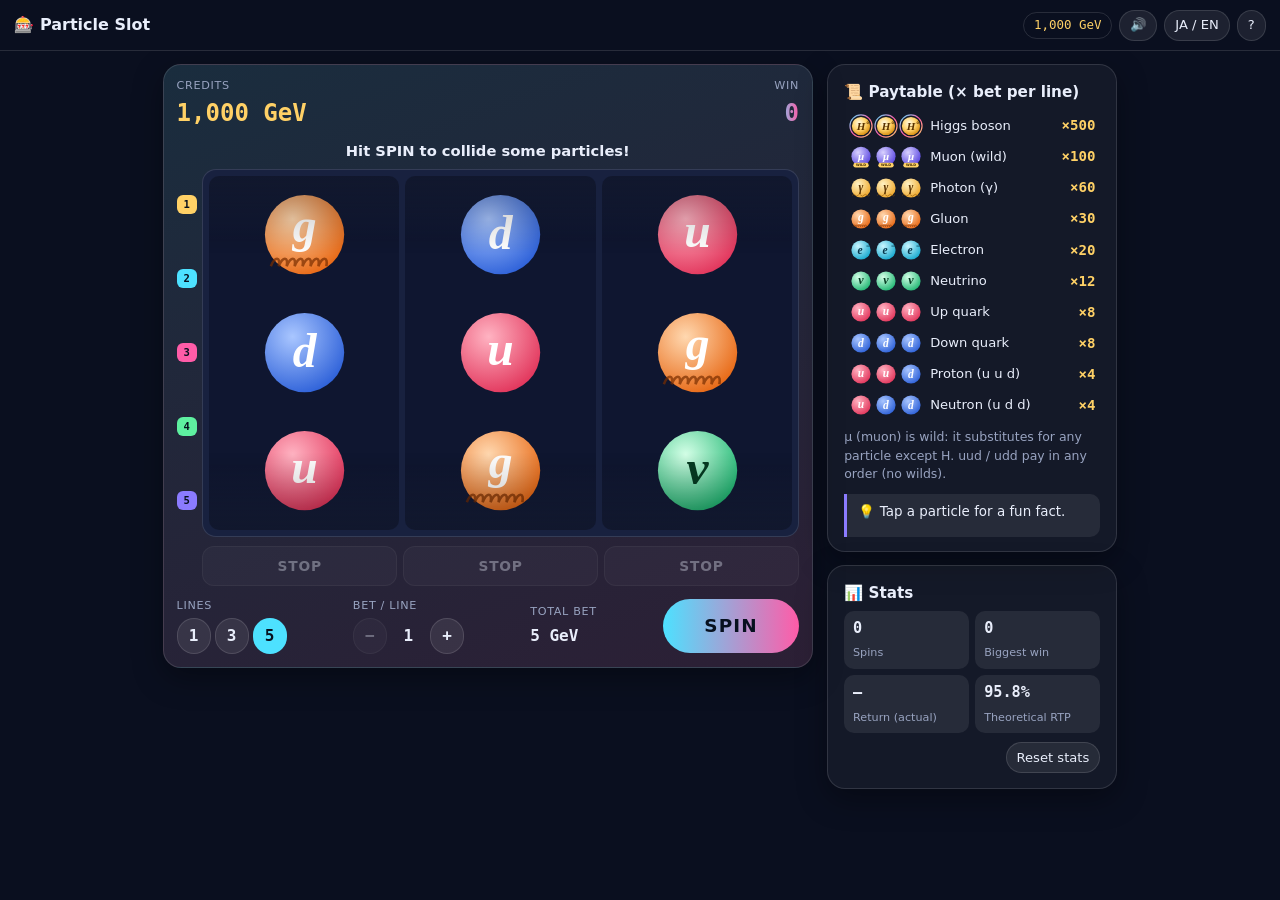
<file: games/slot/index.html>
<!DOCTYPE html>
<html lang="ja">
<head>
<meta charset="utf-8">
<meta name="viewport" content="width=device-width, initial-scale=1">
<title>Particle Slot</title>
<style>
  :root { --bg:#0a0f1f; --fg:#e9eefb; --muted:#98a3c0; --c1:#4de1ff; --c2:#ff5ca8; --c3:#ffd166; --ok:#5ef0a0; --vi:#8b7bff; --bad:#ff6b8b;
    --card:rgba(255,255,255,.045); --card2:rgba(255,255,255,.08); --line:rgba(255,255,255,.12); --btnink:#07101f; --reelbg:#0f1630; --reelbg2:#18213f; --shadow:0 10px 30px rgba(0,0,0,.35); color-scheme:dark; }
  body[data-t="light"] { --bg:#f6f7fb; --fg:#121a30; --muted:#5a6683; --c1:#0b8fb9; --c2:#d42f7c; --c3:#a8680a; --ok:#118a52; --vi:#5b4bd6; --bad:#c92a4f;
    --card:#ffffff; --card2:#eef1f8; --line:rgba(18,26,48,.12); --btnink:#ffffff; --reelbg:#ffffff; --reelbg2:#e9edf7; --shadow:0 8px 24px rgba(18,26,48,.08); color-scheme:light; }
  * { box-sizing:border-box; }
  html, body { margin:0; height:100%; }
  body { background:var(--bg); color:var(--fg); font-family:Inter, "Noto Sans JP", "Hiragino Sans", system-ui, sans-serif; line-height:1.5; -webkit-text-size-adjust:100%; user-select:none; -webkit-user-select:none; }
  [data-l="en"] .ja, [data-l="ja"] .en { display:none !important; }
  .mono { font-family:ui-monospace, monospace; }
  #wrap { display:flex; flex-direction:column; height:100%; }
  header { display:flex; align-items:center; gap:.45rem; padding:.6rem .9rem; border-bottom:1px solid var(--line); flex-shrink:0; }
  header h1 { font-size:1rem; margin:0; flex:1; min-width:0; white-space:nowrap; overflow:hidden; text-overflow:ellipsis; }
  .pill { font-family:ui-monospace, monospace; font-size:.78rem; color:var(--c3); border:1px solid var(--line); border-radius:999px; padding:.2rem .6rem; white-space:nowrap; }
  button { font:inherit; cursor:pointer; border-radius:999px; border:1px solid var(--line); background:var(--card2); color:var(--fg); padding:.42rem .85rem; transition:transform .08s, background .15s, border-color .15s, opacity .15s; touch-action:manipulation; }
  button:hover:not(:disabled) { border-color:var(--c1); }
  button:active:not(:disabled) { transform:scale(.96); }
  button:disabled { opacity:.38; cursor:default; }
  button.sm { padding:.3rem .62rem; font-size:.82rem; }
  button.primary { background:linear-gradient(90deg,var(--c1),var(--c2)); color:var(--btnink); border:0; font-weight:800; }
  main { flex:1; overflow-y:auto; -webkit-overflow-scrolling:touch; }
  .layout { max-width:980px; margin:0 auto; padding:.8rem; display:grid; grid-template-columns:minmax(0,1fr) 290px; gap:.9rem; align-items:start; }
  .card { background:var(--card); border:1px solid var(--line); border-radius:18px; padding:.9rem 1rem; box-shadow:var(--shadow); }
  .hidden { display:none !important; }
  .muted { color:var(--muted); }

  /* machine */
  .machine { padding:.8rem; background:linear-gradient(160deg, rgba(77,225,255,.10), rgba(255,92,168,.10)), var(--card); }
  .topbar { display:flex; justify-content:space-between; align-items:flex-end; gap:.6rem; margin-bottom:.55rem; }
  .lbl { font-size:.7rem; letter-spacing:.06em; color:var(--muted); text-transform:uppercase; }
  .credits { font-family:ui-monospace, monospace; font-weight:800; font-size:clamp(1.15rem,4.5vw,1.5rem); color:var(--c3); }
  .winv { font-family:ui-monospace, monospace; font-weight:900; font-size:clamp(1.15rem,4.5vw,1.5rem); text-align:right; background:linear-gradient(90deg,var(--c1),var(--c2)); -webkit-background-clip:text; background-clip:text; color:transparent; }
  #msg { min-height:1.5em; text-align:center; font-weight:700; font-size:.92rem; margin:.1rem 0 .45rem; color:var(--fg); }
  #msg.hot { color:var(--c3); }
  .winwrap { position:relative; display:flex; gap:.35rem; align-items:stretch; }
  .lnums { display:flex; flex-direction:column; justify-content:space-around; gap:2px; width:1.25rem; flex-shrink:0; }
  .lnum { font-family:ui-monospace, monospace; font-size:.66rem; font-weight:800; text-align:center; border-radius:6px; padding:.1rem 0; color:var(--btnink); opacity:.25; transition:opacity .2s; }
  .lnum.on { opacity:1; }
  .window { position:relative; flex:1; display:grid; grid-template-columns:repeat(3,1fr); gap:6px; padding:6px; border-radius:14px; background:var(--reelbg2); border:1px solid var(--line); }
  .reel { position:relative; height:calc(var(--ch, 96px) * 3); overflow:hidden; border-radius:10px; background:linear-gradient(180deg, var(--reelbg2), var(--reelbg) 18%, var(--reelbg) 82%, var(--reelbg2)); }
  .reel.blur .cell { filter:blur(1.4px); }
  .reel::after { content:""; position:absolute; inset:0; pointer-events:none; background:linear-gradient(180deg, rgba(0,0,0,.28), transparent 22%, transparent 78%, rgba(0,0,0,.28)); }
  body[data-t="light"] .reel::after { background:linear-gradient(180deg, rgba(18,26,48,.10), transparent 22%, transparent 78%, rgba(18,26,48,.10)); }
  .cell { position:absolute; left:0; right:0; top:0; height:var(--ch, 96px); display:flex; align-items:center; justify-content:center; will-change:transform; }
  .cell svg { height:84%; width:auto; max-width:92%; display:block; }
  .cell.win svg { animation:glow .7s ease-in-out infinite alternate; }
  @keyframes glow { from { transform:scale(1); filter:drop-shadow(0 0 0 rgba(255,209,102,0)); } to { transform:scale(1.08); filter:drop-shadow(0 0 10px rgba(255,209,102,.95)); } }
  svg.lines { position:absolute; inset:0; width:100%; height:100%; pointer-events:none; overflow:visible; }
  .stops { display:grid; grid-template-columns:repeat(3,1fr); gap:6px; margin:.55rem 0 0 1.6rem; }
  .stopb { border-radius:12px; font-weight:800; letter-spacing:.06em; padding:.55rem 0; font-size:.86rem; }
  .stopb.armed { border-color:var(--c2); color:var(--c2); box-shadow:0 0 0 2px rgba(255,92,168,.2) inset; }
  .controls { display:flex; flex-wrap:wrap; gap:.6rem .9rem; align-items:center; justify-content:space-between; margin-top:.75rem; }
  .grp { display:flex; flex-direction:column; gap:.2rem; }
  .seg { display:flex; gap:.25rem; }
  .seg button { padding:.32rem .7rem; font-family:ui-monospace, monospace; font-weight:700; }
  .seg button.on { background:var(--c1); color:var(--btnink); border-color:transparent; }
  .betv { font-family:ui-monospace, monospace; font-weight:800; min-width:2.2rem; text-align:center; display:inline-block; }
  #spinBtn { font-size:1.15rem; padding:.8rem 1.9rem; letter-spacing:.06em; min-width:8.5rem; }
  #refillBtn { width:100%; margin-top:.7rem; padding:.7rem; font-weight:800; background:linear-gradient(90deg,var(--ok),var(--c1)); color:var(--btnink); border:0; }

  /* side panel */
  .side h2 { font-size:.95rem; margin:.1rem 0 .4rem; }
  .pt { list-style:none; padding:0; margin:0; }
  .pt li { display:flex; align-items:center; gap:.45rem; padding:.22rem .3rem; border-radius:10px; cursor:pointer; }
  .pt li:hover, .pt li.sel { background:var(--card2); }
  .pt .ic { display:flex; gap:1px; flex-shrink:0; }
  .pt .ic svg { width:24px; height:24px; }
  .pt .nm { flex:1; font-size:.82rem; min-width:0; }
  .pt .x { font-family:ui-monospace, monospace; font-weight:800; color:var(--c3); font-size:.88rem; }
  .rule { font-size:.78rem; color:var(--muted); margin:.45rem 0 0; }
  #fact { margin-top:.6rem; font-size:.84rem; background:var(--card2); border-left:3px solid var(--vi); border-radius:0 10px 10px 0; padding:.5rem .7rem; min-height:3.2em; }
  .stats { display:grid; grid-template-columns:1fr 1fr; gap:.4rem; margin-top:.2rem; }
  .stats div { background:var(--card2); border-radius:10px; padding:.35rem .55rem; }
  .stats b { display:block; font-family:ui-monospace, monospace; font-size:.95rem; }
  .stats span { font-size:.7rem; color:var(--muted); }
  .side .card + .card { margin-top:.8rem; }
  .kbd { font-family:ui-monospace, monospace; font-size:.8em; border:1px solid var(--line); border-bottom-width:2px; border-radius:5px; padding:0 .3rem; }
  #fx { position:fixed; inset:0; width:100%; height:100%; pointer-events:none; z-index:15; }
  #help { position:fixed; inset:0; background:rgba(5,8,18,.7); display:flex; align-items:center; justify-content:center; padding:1rem; z-index:20; }
  #help .card { background:linear-gradient(var(--card2), var(--card2)), var(--bg); max-width:520px; width:100%; max-height:90%; overflow-y:auto; }
  #help ul { padding-left:1.2rem; margin:.4rem 0; font-size:.92rem; } #help li { margin:.25rem 0; }
  @media (max-width:760px) {
    .layout { grid-template-columns:minmax(0,1fr); padding:.6rem; }
    .side { display:grid; grid-template-columns:1fr; }
  }
  @media (max-width:420px) {
    header h1 { font-size:.9rem; }
    .machine { padding:.6rem; }
    #spinBtn { min-width:0; flex:1 1 100%; padding:.75rem 1rem; }
    .controls { gap:.5rem .6rem; }
  }
</style>
</head>
<body data-l="ja" data-t="dark">
<svg width="0" height="0" style="position:absolute" aria-hidden="true">
  <defs>
    <radialGradient id="gu" cx="35%" cy="30%" r="75%"><stop offset="0" stop-color="#ffb3c2"/><stop offset="1" stop-color="#e2365c"/></radialGradient>
    <radialGradient id="gd" cx="35%" cy="30%" r="75%"><stop offset="0" stop-color="#a9c6ff"/><stop offset="1" stop-color="#2f62d9"/></radialGradient>
    <radialGradient id="ge" cx="35%" cy="30%" r="75%"><stop offset="0" stop-color="#c9f6ff"/><stop offset="1" stop-color="#17a9cf"/></radialGradient>
    <radialGradient id="gn" cx="35%" cy="30%" r="75%"><stop offset="0" stop-color="#d4ffe7"/><stop offset="1" stop-color="#22b874"/></radialGradient>
    <radialGradient id="gG" cx="35%" cy="30%" r="75%"><stop offset="0" stop-color="#fff2c4"/><stop offset="1" stop-color="#f0a92c"/></radialGradient>
    <radialGradient id="gg" cx="35%" cy="30%" r="75%"><stop offset="0" stop-color="#ffd8b0"/><stop offset="1" stop-color="#e86a17"/></radialGradient>
    <radialGradient id="gW" cx="35%" cy="30%" r="75%"><stop offset="0" stop-color="#d9d2ff"/><stop offset="1" stop-color="#5a46e0"/></radialGradient>
    <radialGradient id="gH" cx="40%" cy="35%" r="70%"><stop offset="0" stop-color="#fffbe6"/><stop offset=".55" stop-color="#ffd166"/><stop offset="1" stop-color="#d4880a"/></radialGradient>
    <linearGradient id="gHr" x1="0" y1="0" x2="1" y2="1"><stop offset="0" stop-color="#4de1ff"/><stop offset=".5" stop-color="#ff5ca8"/><stop offset="1" stop-color="#ffd166"/></linearGradient>
  </defs>
</svg>
<canvas id="fx"></canvas>
<div id="wrap">
  <header>
    <h1>🎰 <span class="ja">素粒子スロット</span><span class="en">Particle Slot</span></h1>
    <span class="pill" id="status">1000 GeV</span>
    <button id="muteBtn" class="sm" type="button" aria-label="mute">🔊</button>
    <button id="langBtn" class="sm" type="button">JA / EN</button>
    <button id="helpBtn" class="sm" type="button" aria-label="How to play">?</button>
  </header>
  <main>
    <div class="layout">
      <section class="card machine">
        <div class="topbar">
          <div><div class="lbl"><span class="ja">クレジット</span><span class="en">Credits</span></div><div class="credits" id="credits">1000 GeV</div></div>
          <div><div class="lbl" style="text-align:right">WIN</div><div class="winv" id="winv">0</div></div>
        </div>
        <div id="msg"></div>
        <div class="winwrap">
          <div class="lnums" id="lnums"></div>
          <div class="window" id="window">
            <div class="reel" id="r0"></div><div class="reel" id="r1"></div><div class="reel" id="r2"></div>
            <svg class="lines" id="lines" preserveAspectRatio="none"></svg>
          </div>
        </div>
        <div class="stops">
          <button class="stopb" type="button" id="s0" disabled>STOP</button>
          <button class="stopb" type="button" id="s1" disabled>STOP</button>
          <button class="stopb" type="button" id="s2" disabled>STOP</button>
        </div>
        <div class="controls">
          <div class="grp"><div class="lbl"><span class="ja">ライン</span><span class="en">Lines</span></div>
            <div class="seg" id="lineSeg"><button type="button" data-n="1">1</button><button type="button" data-n="3">3</button><button type="button" data-n="5">5</button></div></div>
          <div class="grp"><div class="lbl"><span class="ja">1ラインのBET</span><span class="en">Bet / line</span></div>
            <div class="seg"><button type="button" id="betDown" aria-label="bet down">−</button><span class="betv" id="betv" style="align-self:center">1</span><button type="button" id="betUp" aria-label="bet up">+</button></div></div>
          <div class="grp"><div class="lbl"><span class="ja">合計BET</span><span class="en">Total bet</span></div><div class="mono" style="font-weight:800" id="totbet">5 GeV</div></div>
          <button class="primary" type="button" id="spinBtn">SPIN</button>
        </div>
        <button type="button" id="refillBtn" class="hidden">⚡ <span class="ja">加速器を再起動（+1000 GeV）</span><span class="en">Restart the accelerator (+1000 GeV)</span></button>
      </section>

      <aside class="side">
        <div class="card">
          <h2>📜 <span class="ja">配当表（× 1ラインBET）</span><span class="en">Paytable (× bet per line)</span></h2>
          <ul class="pt" id="paytable"></ul>
          <p class="rule"><span class="ja">μ（ミューオン）はワイルド：H 以外のどの粒子の代わりにもなります。uud / udd は並び順自由（ワイルド不可）。</span><span class="en">μ (muon) is wild: it substitutes for any particle except H. uud / udd pay in any order (no wilds).</span></p>
          <div id="fact"><span class="ja">💡 粒子をタップすると豆知識が出ます。</span><span class="en">💡 Tap a particle for a fun fact.</span></div>
        </div>
        <div class="card">
          <h2>📊 <span class="ja">統計</span><span class="en">Stats</span></h2>
          <div class="stats">
            <div><b id="stSpins">0</b><span class="ja">総スピン</span><span class="en">Spins</span></div>
            <div><b id="stBig">0</b><span class="ja">最大WIN</span><span class="en">Biggest win</span></div>
            <div><b id="stRtp">—</b><span class="ja">還元率（実績）</span><span class="en">Return (actual)</span></div>
            <div><b id="stTheo">—</b><span class="ja">理論還元率</span><span class="en">Theoretical RTP</span></div>
          </div>
          <div style="margin-top:.55rem;text-align:right"><button type="button" class="sm" id="resetStats"><span class="ja">統計リセット</span><span class="en">Reset stats</span></button></div>
        </div>
      </aside>
    </div>
  </main>
</div>

<div id="help" class="hidden" role="dialog" aria-modal="true">
  <div class="card">
    <h2 style="font-size:1.2rem;margin-top:0">❓ <span class="ja">遊び方</span><span class="en">How to play</span></h2>
    <div class="ja"><ul>
      <li>ライン数（1/3/5）と1ラインのBETを選んで <b>SPIN</b>。クレジットは架空の「GeV」で、お金は一切かかりません。</li>
      <li>有効ラインに同じ粒子が3つ並ぶと配当。μ はワイルド（H 以外の代わり）。u・u・d（陽子）や u・d・d（中性子）も小当たり！</li>
      <li>ライン：1＝中段、2＝上段、3＝下段、4・5＝斜め。</li>
      <li>リールは自動で左から止まります。<b>STOP</b> ボタンで好きなリールを止める「目押し」もできます。</li>
      <li><span class="kbd">Space</span> スピン／左のリールから停止、<span class="kbd">↑</span><span class="kbd">↓</span> BET、<span class="kbd">L</span> ライン切替。</li>
      <li>GeV が尽きたら「加速器を再起動」で 1000 GeV 補充。</li>
    </ul></div>
    <div class="en"><ul>
      <li>Pick 1/3/5 lines and a bet per line, then <b>SPIN</b>. Credits are fictional “GeV” — no real money, no purchases.</li>
      <li>Three identical particles on an active line pay out. μ is wild (substitutes for all except H). u·u·d (proton) and u·d·d (neutron) pay small wins too!</li>
      <li>Lines: 1 = middle, 2 = top, 3 = bottom, 4 & 5 = diagonals.</li>
      <li>Reels stop automatically from left to right, or hit <b>STOP</b> to stop any reel yourself.</li>
      <li><span class="kbd">Space</span> spin / stop the next reel, <span class="kbd">↑</span><span class="kbd">↓</span> bet, <span class="kbd">L</span> cycle lines.</li>
      <li>Out of GeV? “Restart the accelerator” for another 1000 GeV.</li>
    </ul></div>
    <div style="text-align:center;margin-top:.6rem"><button class="primary" id="helpClose" type="button" style="padding:.6rem 1.6rem">OK</button></div>
  </div>
</div>

<script>
/*SLOT_CORE_BEGIN*/
var STRIPS = [
  ["u","e","d","n","G","u","g","d","n","H","u","d","e","g","n","W","u","d","G","n","e","u","g","d"],
  ["d","n","u","g","e","d","W","u","n","G","d","u","g","n","e","H","d","u","n","g","G","e","d","u"],
  ["n","u","G","d","e","u","g","n","d","W","u","e","d","n","g","H","u","d","G","n","e","d","g","u"]
];
var PAY = { H:500, W:100, G:60, g:30, e:20, n:12, u:8, d:8, P:4, N:4 };
var LINES = [[1,1,1],[0,0,0],[2,2,2],[0,1,2],[2,1,0]];
function evalLine(a, b, c) {
  var s = [a, b, c], nw = s.filter(function (x) { return x !== "W"; });
  if (nw.length === 0) return { kind: "W", mult: PAY.W };
  var t = nw[0], same = nw.every(function (x) { return x === t; });
  if (same) {
    if (t === "H") return nw.length === 3 ? { kind: "H", mult: PAY.H } : null;
    return { kind: t, mult: PAY[t] };
  }
  var k = s.slice().sort().join("");
  if (k === "duu") return { kind: "P", mult: PAY.P };
  if (k === "ddu") return { kind: "N", mult: PAY.N };
  return null;
}
function evalSpin(stops, nLines) {
  var grid = [], wins = [], mult = 0;
  for (var i = 0; i < 3; i++) {
    var L = STRIPS[i].length, col = [];
    for (var r = 0; r < 3; r++) col.push(STRIPS[i][(stops[i] + r) % L]);
    grid.push(col);
  }
  for (var l = 0; l < nLines; l++) {
    var ln = LINES[l], w = evalLine(grid[0][ln[0]], grid[1][ln[1]], grid[2][ln[2]]);
    if (w) { wins.push({ line: l, kind: w.kind, mult: w.mult }); mult += w.mult; }
  }
  return { grid: grid, wins: wins, mult: mult };
}
function theoreticalRTP(nLines) {
  var L0 = STRIPS[0].length, L1 = STRIPS[1].length, L2 = STRIPS[2].length, sum = 0;
  for (var a = 0; a < L0; a++) for (var b = 0; b < L1; b++) for (var c = 0; c < L2; c++) sum += evalSpin([a, b, c], nLines).mult;
  return sum / (L0 * L1 * L2) / nLines;
}
/*SLOT_CORE_END*/

(function () {
  "use strict";
  var $ = function (id) { return document.getElementById(id); };
  function lsGet(k) { try { return localStorage.getItem(k); } catch (e) { return null; } }
  function lsSet(k, v) { try { localStorage.setItem(k, v); } catch (e) {} }
  function lsJSON(k, d) { try { var v = JSON.parse(localStorage.getItem(k)); return v && typeof v === "object" ? v : d; } catch (e) { return d; } }

  /* ---------- language & theme ---------- */
  var lang = lsGet("lang");
  if (lang !== "ja" && lang !== "en") lang = ((navigator.language || "").toLowerCase().indexOf("ja") === 0) ? "ja" : "en";
  var T = function (ja, en) { return lang === "ja" ? ja : en; };
  function applyLang(l, save) { lang = l; document.body.setAttribute("data-l", l); document.documentElement.lang = l; if (save) lsSet("lang", l); renderAll(); }
  function applyTheme(t) { document.body.setAttribute("data-t", t === "light" ? "light" : "dark"); drawLines(); }
  window.addEventListener("storage", function (e) {
    if (e.key === "lang" && (e.newValue === "ja" || e.newValue === "en")) applyLang(e.newValue, false);
    if (e.key === "theme" && e.newValue) applyTheme(e.newValue);
  });
  $("langBtn").addEventListener("click", function () { applyLang(lang === "ja" ? "en" : "ja", true); });
  $("helpBtn").addEventListener("click", function () { $("help").classList.remove("hidden"); });
  $("helpClose").addEventListener("click", function () { $("help").classList.add("hidden"); });
  $("help").addEventListener("click", function (e) { if (e.target === $("help")) $("help").classList.add("hidden"); });

  /* ---------- symbols ---------- */
  var SYM = {
    H: { ja: "ヒッグス粒子", en: "Higgs boson", fj: "2012年、CERN の LHC で ATLAS と CMS 実験が発見。質量は約 125 GeV/c²。素粒子に質量を与えるヒッグス場の「さざ波」です。", fe: "Discovered at CERN's LHC by ATLAS and CMS in 2012; mass ≈ 125 GeV/c². It is a ripple of the Higgs field that gives elementary particles their mass." },
    W: { ja: "ミューオン（ワイルド）", en: "Muon (wild)", fj: "電子の約207倍重い仲間。寿命は 2.2 µs しかないのに、宇宙線ミューオンは相対論的な時間の遅れのおかげで地上まで届きます。", fe: "A ~207× heavier cousin of the electron. It lives only 2.2 µs, yet cosmic-ray muons reach the ground thanks to relativistic time dilation." },
    G: { ja: "光子（γ）", en: "Photon (γ)", fj: "電磁気力を伝える質量ゼロのゲージ粒子。光も電波も X 線も、すべて光子です。", fe: "The massless gauge boson of electromagnetism — light, radio waves and X-rays are all photons." },
    g: { ja: "グルーオン", en: "Gluon", fj: "強い力を伝える粒子。8種類の「色」の組み合わせがあり、グルーオン同士も相互作用します。EIC は陽子や原子核の中のグルーオンを詳しく調べるための加速器です。", fe: "Carrier of the strong force. It comes in 8 colour combinations and gluons interact with each other. The EIC is built to image the gluons inside protons and nuclei." },
    e: { ja: "電子", en: "Electron", fj: "質量 約0.511 MeV/c²。1897年に J. J. トムソンが発見した、最初に見つかった素粒子です。", fe: "Mass ≈ 0.511 MeV/c². Discovered by J. J. Thomson in 1897 — the first elementary particle ever found." },
    n: { ja: "ニュートリノ", en: "Neutrino", fj: "電荷ゼロで、物質とほとんど反応しません。太陽からのニュートリノが 1 cm² あたり毎秒 約650億個、あなたの体を通り抜けています。", fe: "Electrically neutral and barely interacting. About 65 billion solar neutrinos pass through every square centimetre of you each second." },
    u: { ja: "アップクォーク", en: "Up quark", fj: "電荷 +2/3 e。陽子は u 2個と d 1個でできています。", fe: "Charge +2/3 e. A proton is made of two up quarks and one down quark." },
    d: { ja: "ダウンクォーク", en: "Down quark", fj: "電荷 −1/3 e。中性子は u 1個と d 2個でできています。", fe: "Charge −1/3 e. A neutron is made of one up quark and two down quarks." },
    P: { ja: "陽子（u u d）", en: "Proton (u u d)", fj: "陽子の質量 938 MeV のうち、3つのクォークの質量の合計は約 9 MeV（約1%）だけ。残りはクォークとグルーオンの運動と相互作用のエネルギーです。", fe: "Of the proton's 938 MeV mass, the three quark masses add up to only ~9 MeV (~1%); the rest is the energy of moving, interacting quarks and gluons." },
    N: { ja: "中性子（u d d）", en: "Neutron (u d d)", fj: "原子核の外に出た中性子は、平均寿命 約15分で陽子・電子・反ニュートリノに崩壊します（β崩壊）。", fe: "A free neutron decays into a proton, an electron and an antineutrino with a mean lifetime of about 15 minutes (beta decay)." }
  };
  var TXT = 'font-family="Georgia, \'Times New Roman\', serif" font-style="italic" font-weight="700" text-anchor="middle"';
  function svgSym(s) {
    var o = '<svg viewBox="0 0 100 100" xmlns="http://www.w3.org/2000/svg" aria-label="' + s + '">';
    if (s === "H") {
      o += '<circle cx="50" cy="50" r="46" fill="none" stroke="url(#gHr)" stroke-width="5"/><circle cx="50" cy="50" r="38" fill="url(#gH)"/>' +
        '<text x="50" y="66" ' + TXT + ' font-size="46" fill="#5a3200">H</text><text x="73" y="40" font-family="system-ui" font-size="14" font-weight="800" fill="#5a3200">0</text>';
    } else if (s === "W") {
      o += '<circle cx="50" cy="47" r="40" fill="url(#gW)"/><text x="50" y="62" ' + TXT + ' font-size="46" fill="#fff">μ</text>' +
        '<rect x="18" y="74" width="64" height="20" rx="10" fill="#ffd166"/><text x="50" y="89" font-family="system-ui,sans-serif" font-size="14" font-weight="900" text-anchor="middle" fill="#3b2a00">WILD</text>';
    } else if (s === "G") {
      o += '<circle cx="50" cy="50" r="40" fill="url(#gG)"/><path d="M14 80 q6 -8 12 0 t12 0 t12 0 t12 0 t12 0 t12 0" fill="none" stroke="#8a5300" stroke-width="3" stroke-linecap="round" opacity=".75"/>' +
        '<text x="50" y="62" ' + TXT + ' font-size="48" fill="#5a3200">γ</text>';
    } else if (s === "g") {
      o += '<circle cx="50" cy="50" r="40" fill="url(#gg)"/><path d="M16 82 c4 -10 10 -10 8 0 c4 -10 10 -10 8 0 c4 -10 10 -10 8 0 c4 -10 10 -10 8 0 c4 -10 10 -10 8 0 c4 -10 10 -10 8 0 c4 -10 10 -10 8 0" fill="none" stroke="#7a2e00" stroke-width="2.6" opacity=".7"/>' +
        '<text x="50" y="58" ' + TXT + ' font-size="48" fill="#fff">g</text>';
    } else if (s === "e") {
      o += '<circle cx="50" cy="50" r="40" fill="url(#ge)"/><text x="46" y="65" ' + TXT + ' font-size="48" fill="#06364a">e</text><text x="70" y="42" font-family="system-ui" font-size="26" font-weight="900" fill="#06364a">−</text>';
    } else if (s === "n") {
      o += '<circle cx="50" cy="50" r="40" fill="url(#gn)"/><text x="50" y="64" ' + TXT + ' font-size="50" fill="#063b22">ν</text>';
    } else if (s === "u") {
      o += '<circle cx="50" cy="50" r="40" fill="url(#gu)"/><text x="50" y="63" ' + TXT + ' font-size="48" fill="#fff">u</text>';
    } else if (s === "d") {
      o += '<circle cx="50" cy="50" r="40" fill="url(#gd)"/><text x="50" y="65" ' + TXT + ' font-size="48" fill="#fff">d</text>';
    }
    return o + "</svg>";
  }
  var SVGC = {}; Object.keys(SYM).forEach(function (k) { if (k !== "P" && k !== "N") SVGC[k] = svgSym(k); });

  /* ---------- persistent state ---------- */
  var credits = parseInt(lsGet("slot.credits"), 10); if (!(credits >= 0)) credits = 1000;
  var stats = lsJSON("slot.stats", null) || { spins: 0, bet: 0, won: 0, big: 0 };
  var cfg = lsJSON("slot.cfg", null) || { lines: 5, bet: 1 };
  var BETS = [1, 2, 5, 10, 20];
  if ([1, 3, 5].indexOf(cfg.lines) < 0) cfg.lines = 5;
  if (BETS.indexOf(cfg.bet) < 0) cfg.bet = 1;
  var muted = lsGet("slot.mute") === "1";
  function save() { lsSet("slot.credits", String(credits)); lsSet("slot.stats", JSON.stringify(stats)); lsSet("slot.cfg", JSON.stringify(cfg)); }
  function totalBet() { return cfg.lines * cfg.bet; }

  /* ---------- audio ---------- */
  var AC = null, master = null, noiseBuf = null;
  function ensureAudio() {
    if (AC) { if (AC.state === "suspended") AC.resume(); return; }
    var C = window.AudioContext || window.webkitAudioContext; if (!C) return;
    try {
      AC = new C(); master = AC.createGain(); master.gain.value = muted ? 0 : 0.6; master.connect(AC.destination);
      noiseBuf = AC.createBuffer(1, AC.sampleRate * 0.3, AC.sampleRate);
      var d = noiseBuf.getChannelData(0); for (var i = 0; i < d.length; i++) d[i] = Math.random() * 2 - 1;
    } catch (e) { AC = null; }
  }
  function tone(f, t0, dur, type, vol, f2) {
    if (!AC || muted) return;
    var o = AC.createOscillator(), g = AC.createGain();
    o.type = type || "triangle"; o.frequency.setValueAtTime(f, t0);
    if (f2) o.frequency.exponentialRampToValueAtTime(f2, t0 + dur);
    g.gain.setValueAtTime(0.0001, t0); g.gain.exponentialRampToValueAtTime(vol || 0.2, t0 + 0.006); g.gain.exponentialRampToValueAtTime(0.0001, t0 + dur);
    o.connect(g); g.connect(master); o.start(t0); o.stop(t0 + dur + 0.02);
  }
  function noise(t0, dur, vol, freq) {
    if (!AC || muted) return;
    var s = AC.createBufferSource(), f = AC.createBiquadFilter(), g = AC.createGain();
    s.buffer = noiseBuf; f.type = "bandpass"; f.frequency.value = freq || 3000; f.Q.value = 1.2;
    g.gain.setValueAtTime(vol || 0.1, t0); g.gain.exponentialRampToValueAtTime(0.0001, t0 + dur);
    s.connect(f); f.connect(g); g.connect(master); s.start(t0); s.stop(t0 + dur + 0.02);
  }
  var SND = {
    tick: function () { if (AC) noise(AC.currentTime, 0.02, 0.05, 4200); },
    clunk: function () { if (!AC) return; var t = AC.currentTime; tone(170, t, 0.13, "sine", 0.35, 55); noise(t, 0.06, 0.12, 900); },
    lever: function () { if (!AC) return; var t = AC.currentTime; tone(300, t, 0.08, "square", 0.05, 600); },
    count: function () { if (AC) tone(1320, AC.currentTime, 0.04, "square", 0.04); },
    win: function () { if (!AC) return; var t = AC.currentTime; [523.25, 659.25, 783.99, 1046.5].forEach(function (f, i) { tone(f, t + i * 0.085, 0.22, "triangle", 0.22); }); },
    small: function () { if (!AC) return; var t = AC.currentTime; tone(659.25, t, 0.12, "triangle", 0.18); tone(987.77, t + 0.08, 0.18, "triangle", 0.18); },
    big: function () {
      if (!AC) return; var t = AC.currentTime, seq = [523.25, 659.25, 783.99, 1046.5, 783.99, 1046.5, 1318.5, 1567.98];
      seq.forEach(function (f, i) { tone(f, t + i * 0.1, 0.28, "square", 0.08); tone(f / 2, t + i * 0.1, 0.28, "triangle", 0.12); });
      [523.25, 659.25, 783.99, 1046.5].forEach(function (f) { tone(f, t + 0.85, 0.9, "triangle", 0.12); });
    }
  };
  function setMute(m) { muted = m; lsSet("slot.mute", m ? "1" : "0"); $("muteBtn").textContent = m ? "🔇" : "🔊"; if (master) master.gain.value = m ? 0 : 0.6; }
  $("muteBtn").addEventListener("click", function () { ensureAudio(); setMute(!muted); });

  /* ---------- reels ---------- */
  var RNG = function (n) {
    try { var a = new Uint32Array(1); crypto.getRandomValues(a); return a[0] % n; } catch (e) { return Math.floor(Math.random() * n); }
  };
  var VMAX = 15; // symbols per second
  var reels = [0, 1, 2].map(function (i) {
    var el = $("r" + i), cells = [];
    for (var k = 0; k < 4; k++) { var c = document.createElement("div"); c.className = "cell"; el.appendChild(c); cells.push(c); }
    var start = parseInt((lsJSON("slot.pos", null) || [])[i], 10);
    return { i: i, el: el, cells: cells, L: STRIPS[i].length, pos: start >= 0 ? start : RNG(STRIPS[i].length), v: 0, phase: "idle", lastFloor: null };
  });
  var ch = 96;
  function mod(a, n) { return ((a % n) + n) % n; }
  function renderReel(r) {
    var f = Math.floor(r.pos), fr = r.pos - f;
    for (var k = 0; k < 4; k++) {
      var c = r.cells[k], s = STRIPS[r.i][mod(f + k, r.L)];
      if (c.dataset.s !== s) { c.innerHTML = SVGC[s]; c.dataset.s = s; }
      c.style.transform = "translateY(" + ((k - fr) * ch).toFixed(2) + "px)";
    }
  }
  function layout() {
    var w = reels[0].el.getBoundingClientRect().width || 100;
    var vh = window.innerHeight || 700;
    ch = Math.max(56, Math.min(w * 0.74, 118, (vh - 330) / 3));
    document.documentElement.style.setProperty("--ch", ch.toFixed(1) + "px");
    reels.forEach(renderReel); drawLines();
  }
  window.addEventListener("resize", layout);

  /* ---------- paylines overlay ---------- */
  var LCOL = ["#ffd166", "#4de1ff", "#ff5ca8", "#5ef0a0", "#8b7bff"];
  var winLines = [], showLinesUntil = 0;
  function drawLines() {
    var win = $("window"), svg = $("lines"); if (!win) return;
    var W = win.clientWidth, Hh = win.clientHeight; svg.setAttribute("viewBox", "0 0 " + W + " " + Hh);
    var pad = 6, colW = (W - pad * 2 - 12) / 3, s = "";
    var show = [];
    if (winLines.length) show = winLines.map(function (w) { return w.line; });
    else if (performance.now() < showLinesUntil) for (var l = 0; l < cfg.lines; l++) show.push(l);
    show.forEach(function (l) {
      var pts = LINES[l].map(function (row, i) { return [pad + i * (colW + 6) + colW / 2, pad + (row + 0.5) * ch]; });
      var d = "M" + 2 + "," + pts[0][1] + " L" + pts.map(function (p) { return p[0] + "," + p[1]; }).join(" L") + " L" + (W - 2) + "," + pts[2][1];
      s += '<path d="' + d + '" fill="none" stroke="' + LCOL[l] + '" stroke-width="' + (winLines.length ? 4 : 2.5) + '" stroke-linecap="round" stroke-linejoin="round" opacity="' + (winLines.length ? .9 : .6) + '"' + (winLines.length ? ' stroke-dasharray="10 7"><animate attributeName="stroke-dashoffset" from="34" to="0" dur=".8s" repeatCount="indefinite"/></path>' : "/>");
    });
    svg.innerHTML = s;
    var ln = $("lnums"), h = "";
    for (var j = 0; j < 5; j++) h += '<div class="lnum' + (j < cfg.lines ? " on" : "") + '" style="background:' + LCOL[j] + '">' + (j + 1) + "</div>";
    if (ln.innerHTML !== h) ln.innerHTML = h;
  }
  function flashLines() { showLinesUntil = performance.now() + 1200; winLines = []; clearWinCells(); drawLines(); setTimeout(drawLines, 1250); }

  /* ---------- spin logic ---------- */
  var spinning = false, result = null, spinT0 = 0, autoTimers = [], stopsDone = 0;
  function canSpin() { return !spinning && credits >= totalBet(); }
  function clearWinCells() { reels.forEach(function (r) { r.cells.forEach(function (c) { c.classList.remove("win"); }); }); }
  function setMsg(t, hot) { $("msg").textContent = t || ""; $("msg").className = hot ? "hot" : ""; }

  function spin() {
    ensureAudio();
    if (spinning) return;
    if (credits < totalBet()) { setMsg(T("GeV が足りません。BET を下げるか加速器を再起動！", "Not enough GeV — lower the bet or restart the accelerator!")); updateUI(); return; }
    credits -= totalBet(); stats.spins++; stats.bet += totalBet();
    spinning = true; stopsDone = 0; winLines = []; clearWinCells(); drawLines(); counting = false; $("winv").textContent = "0";
    setMsg(""); SND.lever();
    result = [0, 1, 2].map(function (i) { return RNG(STRIPS[i].length); });
    spinT0 = performance.now();
    reels.forEach(function (r) { r.phase = "accel"; r.v = 0; r.t0 = spinT0 + r.i * 70; r.el.classList.add("blur"); });
    autoTimers.forEach(clearTimeout);
    autoTimers = [0, 1, 2].map(function (i) { return setTimeout(function () { stopReel(i, false); }, 1000 + i * 450); });
    save(); updateUI();
    requestAnimationFrame(loop);
  }
  // Begin decelerating reel i. manual = 目押し (stop at the next symbol boundary + 1),
  // otherwise land on the pre-drawn random result (reindex while blurred at full speed).
  function stopReel(i, manual) {
    var r = reels[i];
    if (!spinning || (r.phase !== "spin" && r.phase !== "accel")) return;
    if (manual && r.phase === "accel") return;
    var now = performance.now();
    if (r.phase === "accel") { r.v = VMAX; }
    var target;
    if (manual) {
      target = Math.floor(r.pos) - 1;
      result[i] = mod(target, r.L);
    } else {
      var want = result[i], base = Math.floor(r.pos) - 2;
      var shift = mod(want - base, r.L);
      r.pos += shift; r.lastFloor = Math.floor(r.pos); // invisible at full blur speed
      target = Math.floor(r.pos) - 2;
    }
    r.phase = "stopping"; r.from = r.pos; r.target = target; r.ts = now;
    r.T = Math.max(0.12, 3 * (r.from - r.target) / Math.max(r.v, 1)) * 1000;
    clearTimeout(autoTimers[i]);
    $("s" + i).disabled = true; $("s" + i).classList.remove("armed");
  }
  var lastTs = 0;
  function loop(ts) {
    var dt = Math.min(0.05, (ts - (lastTs || ts)) / 1000); lastTs = ts;
    var active = false;
    reels.forEach(function (r) {
      if (r.phase === "accel") {
        active = true;
        if (ts >= r.t0) { r.v = Math.min(VMAX, r.v + VMAX * dt / 0.25); if (r.v >= VMAX) { r.phase = "spin"; $("s" + r.i).disabled = false; $("s" + r.i).classList.add("armed"); } }
        r.pos -= r.v * dt;
      } else if (r.phase === "spin") {
        active = true; r.pos -= r.v * dt;
      } else if (r.phase === "stopping") {
        active = true;
        var u = Math.min(1, (ts - r.ts) / r.T), e = 1 - Math.pow(1 - u, 3);
        r.pos = r.from - (r.from - r.target) * e;
        if (u > 0.55) r.el.classList.remove("blur");
        if (u >= 1) { r.pos = r.target; r.phase = "bounce"; r.ts = ts; SND.clunk(); }
      } else if (r.phase === "bounce") {
        active = true;
        var ub = Math.min(1, (ts - r.ts) / 150);
        r.pos = r.target - 0.08 * Math.sin(Math.PI * ub);
        if (ub >= 1) { r.pos = mod(r.target, r.L); r.phase = "idle"; r.v = 0; reelStopped(r); }
      }
      var fl = Math.floor(r.pos);
      if (r.lastFloor !== null && fl !== r.lastFloor && r.i === firstMoving() && (r.phase === "spin" || r.phase === "accel")) SND.tick();
      r.lastFloor = fl;
      renderReel(r);
    });
    if (active) requestAnimationFrame(loop); else lastTs = 0;
  }
  function firstMoving() { for (var i = 0; i < 3; i++) if (reels[i].phase === "spin" || reels[i].phase === "accel") return i; return -1; }
  function reelStopped(r) {
    stopsDone++;
    if (stopsDone === 3) finishSpin();
  }
  function finishSpin() {
    var stops = reels.map(function (r) { return mod(Math.round(r.pos), r.L); });
    lsSet("slot.pos", JSON.stringify(stops));
    var res = evalSpin(stops, cfg.lines), win = res.mult * cfg.bet;
    spinning = false;
    credits += win; stats.won += win; if (win > stats.big) stats.big = win;
    save();
    if (res.wins.length) {
      winLines = res.wins;
      res.wins.forEach(function (w) { LINES[w.line].forEach(function (row, i) { reels[i].cells[row].classList.add("win"); }); });
      drawLines();
      var kinds = {}; res.wins.forEach(function (w) { kinds[w.kind] = (kinds[w.kind] || 0) + 1; });
      var parts = Object.keys(kinds).map(function (k) { return msgFor(k) + (kinds[k] > 1 ? " ×" + kinds[k] : ""); });
      var big = res.wins.some(function (w) { return w.kind === "H" || w.kind === "W"; }) || win >= totalBet() * 15;
      setMsg(parts.join(" · "), true);
      countUp(win, res.wins.some(function (w) { return w.kind === "H"; }) ? "jackpot" : big ? "big" : (res.mult >= 8 ? "win" : "small"));
    } else {
      setMsg(T("ハズレ… 次の衝突に期待！", "No hit… wait for the next collision!"));
    }
    updateUI();
  }
  function msgFor(k) {
    return {
      H: T("🌟 ヒッグス発見！ JACKPOT", "🌟 Higgs discovered! JACKPOT"), W: T("μμμ トリプルミューオン！", "μμμ Triple muon!"),
      P: T("陽子が誕生！(uud)", "Proton formed! (uud)"), N: T("中性子が誕生！(udd)", "Neutron formed! (udd)")
    }[k] || ("3 × " + T(SYM[k].ja, SYM[k].en));
  }
  var counting = false;
  function countUp(target, level) {
    var el = $("winv"), t0 = performance.now(), dur = Math.min(2200, 350 + target * 4), last = -1;
    counting = true;
    if (level === "jackpot" || level === "big") { SND.big(); burst(level === "jackpot" ? 260 : 140); }
    else if (level === "win") SND.win(); else SND.small();
    (function step(ts) {
      if (!counting) return;
      var u = Math.min(1, (ts - t0) / dur), v = Math.round(target * (1 - Math.pow(1 - u, 2)));
      el.textContent = "+" + v;
      var q = Math.floor(u * 14); if (q !== last && u < 1) { last = q; if (level !== "jackpot" && level !== "big") SND.count(); }
      if (u < 1) requestAnimationFrame(step); else counting = false;
    })(t0);
  }

  /* ---------- confetti ---------- */
  var fx = $("fx"), fctx = fx.getContext("2d"), parts = [], fxOn = false;
  function burst(n) {
    var d = Math.min(window.devicePixelRatio || 1, 2); fx.width = innerWidth * d; fx.height = innerHeight * d; fctx.setTransform(d, 0, 0, d, 0, 0);
    var rc = $("window").getBoundingClientRect(), cx = rc.left + rc.width / 2, cy = rc.top + rc.height / 2;
    var cols = ["#4de1ff", "#ff5ca8", "#ffd166", "#5ef0a0", "#8b7bff", "#ffffff"];
    for (var i = 0; i < n; i++) {
      var a = Math.random() * Math.PI * 2, sp = 3 + Math.random() * 9;
      parts.push({ x: cx, y: cy, vx: Math.cos(a) * sp, vy: Math.sin(a) * sp - 4, life: 1, c: cols[i % cols.length], r: 2 + Math.random() * 3.5, sq: Math.random() < 0.5, rot: Math.random() * 6 });
    }
    if (!fxOn) { fxOn = true; requestAnimationFrame(fxLoop); }
  }
  function fxLoop() {
    fctx.clearRect(0, 0, innerWidth, innerHeight);
    parts = parts.filter(function (p) { return p.life > 0 && p.y < innerHeight + 20; });
    parts.forEach(function (p) {
      p.vy += 0.22; p.vx *= 0.985; p.x += p.vx; p.y += p.vy; p.life -= 0.009; p.rot += 0.2;
      fctx.globalAlpha = Math.max(0, p.life); fctx.fillStyle = p.c;
      if (p.sq) { fctx.save(); fctx.translate(p.x, p.y); fctx.rotate(p.rot); fctx.fillRect(-p.r, -p.r / 2, p.r * 2, p.r); fctx.restore(); }
      else { fctx.beginPath(); fctx.arc(p.x, p.y, p.r, 0, 6.283); fctx.fill(); }
    });
    fctx.globalAlpha = 1;
    if (parts.length) requestAnimationFrame(fxLoop); else { fxOn = false; fctx.clearRect(0, 0, innerWidth, innerHeight); }
  }

  /* ---------- UI ---------- */
  function fmt(n) { return n.toLocaleString(lang === "ja" ? "ja-JP" : "en-US"); }
  function updateUI() {
    $("credits").textContent = fmt(credits) + " GeV";
    $("status").textContent = fmt(credits) + " GeV";
    $("betv").textContent = cfg.bet;
    $("totbet").textContent = totalBet() + " GeV";
    Array.prototype.forEach.call($("lineSeg").children, function (b) { b.classList.toggle("on", +b.dataset.n === cfg.lines); b.disabled = spinning; });
    $("betDown").disabled = spinning || BETS.indexOf(cfg.bet) === 0;
    $("betUp").disabled = spinning || BETS.indexOf(cfg.bet) === BETS.length - 1;
    var sb = $("spinBtn");
    sb.disabled = spinning ? firstMoving() < 0 : credits < totalBet();
    sb.textContent = spinning ? "STOP" : "SPIN";
    $("refillBtn").classList.toggle("hidden", spinning || credits >= totalBet());
    if (!spinning) for (var i = 0; i < 3; i++) { $("s" + i).disabled = true; $("s" + i).classList.remove("armed"); }
    $("stSpins").textContent = fmt(stats.spins);
    $("stBig").textContent = fmt(stats.big);
    $("stRtp").textContent = stats.bet > 0 ? (100 * stats.won / stats.bet).toFixed(1) + "%" : "—";
  }
  var THEO = theoreticalRTP(5);
  $("stTheo").textContent = (100 * THEO).toFixed(1) + "%";
  function renderPaytable() {
    var rows = [["H", 500], ["W", 100], ["G", 60], ["g", 30], ["e", 20], ["n", 12], ["u", 8], ["d", 8], ["P", 4], ["N", 4]];
    var h = "";
    rows.forEach(function (r) {
      var k = r[0], ic;
      if (k === "P") ic = SVGC.u + SVGC.u + SVGC.d; else if (k === "N") ic = SVGC.u + SVGC.d + SVGC.d; else ic = SVGC[k] + SVGC[k] + SVGC[k];
      h += '<li data-k="' + k + '" class="' + (k === factKey ? "sel" : "") + '" tabindex="0"><span class="ic">' + ic + '</span><span class="nm">' + T(SYM[k].ja, SYM[k].en) + '</span><span class="x">×' + PAY[k] + "</span></li>";
    });
    $("paytable").innerHTML = h;
  }
  var factKey = null;
  function showFact(k) {
    factKey = k; renderPaytable();
    $("fact").innerHTML = "💡 <b>" + T(SYM[k].ja, SYM[k].en) + "</b>：" + T(SYM[k].fj, SYM[k].fe);
  }
  $("paytable").addEventListener("click", function (e) { var li = e.target.closest("li"); if (li) showFact(li.dataset.k); });
  $("paytable").addEventListener("keydown", function (e) { if (e.key === "Enter") { var li = e.target.closest("li"); if (li) showFact(li.dataset.k); } });

  $("lineSeg").addEventListener("click", function (e) { var b = e.target.closest("button"); if (!b || spinning) return; ensureAudio(); cfg.lines = +b.dataset.n; save(); flashLines(); updateUI(); });
  function bet(d) { if (spinning) return; var i = BETS.indexOf(cfg.bet) + d; if (i < 0 || i >= BETS.length) return; cfg.bet = BETS[i]; save(); updateUI(); }
  $("betDown").addEventListener("click", function () { bet(-1); });
  $("betUp").addEventListener("click", function () { bet(1); });
  $("spinBtn").addEventListener("click", function () { if (spinning) { var i = firstMoving(); if (i >= 0) stopReel(i, true); } else spin(); });
  [0, 1, 2].forEach(function (i) { $("s" + i).addEventListener("click", function () { stopReel(i, true); }); });
  $("refillBtn").addEventListener("click", function () {
    ensureAudio(); credits += 1000; save(); updateUI();
    setMsg(T("⚡ 加速器を再起動しました！ +1000 GeV", "⚡ Accelerator restarted! +1000 GeV"), true);
    if (AC) { var t = AC.currentTime; tone(110, t, 0.8, "sawtooth", 0.06, 880); }
  });
  $("resetStats").addEventListener("click", function () { stats = { spins: 0, bet: 0, won: 0, big: 0 }; save(); updateUI(); });

  document.addEventListener("keydown", function (e) {
    if (!$("help").classList.contains("hidden")) { if (e.key === "Escape" || e.key === "Enter") $("help").classList.add("hidden"); return; }
    if (e.code === "Space" || e.key === " ") {
      e.preventDefault(); if (e.repeat) return;
      if (spinning) { var i = firstMoving(); if (i >= 0) stopReel(i, true); } else spin();
    } else if (e.key === "ArrowUp") { e.preventDefault(); bet(1); }
    else if (e.key === "ArrowDown") { e.preventDefault(); bet(-1); }
    else if (e.key === "l" || e.key === "L") { if (!spinning) { cfg.lines = cfg.lines === 1 ? 3 : cfg.lines === 3 ? 5 : 1; save(); flashLines(); updateUI(); } }
  });
  // stop native focus-activation of buttons by Space (we handle Space globally)
  document.addEventListener("keyup", function (e) { if ((e.code === "Space" || e.key === " ") && e.target && e.target.tagName === "BUTTON") e.preventDefault(); });
  Array.prototype.forEach.call(document.querySelectorAll("button"), function (b) { b.addEventListener("keydown", function (e) { if (e.code === "Space" || e.key === " ") e.preventDefault(); }); });

  function renderAll() { renderPaytable(); if (factKey) showFact(factKey); updateUI(); }

  window.__slot = { evalSpin: evalSpin, theo: THEO, state: function () { return { credits: credits, spinning: spinning, stats: stats, result: result }; } };
  applyTheme(lsGet("theme") || "dark");
  setMute(muted);
  applyLang(lang, false);
  layout();
  setTimeout(layout, 60);
  setMsg(T("SPIN で粒子を衝突させよう！", "Hit SPIN to collide some particles!"));
})();
</script>
</body>
</html>
</file>
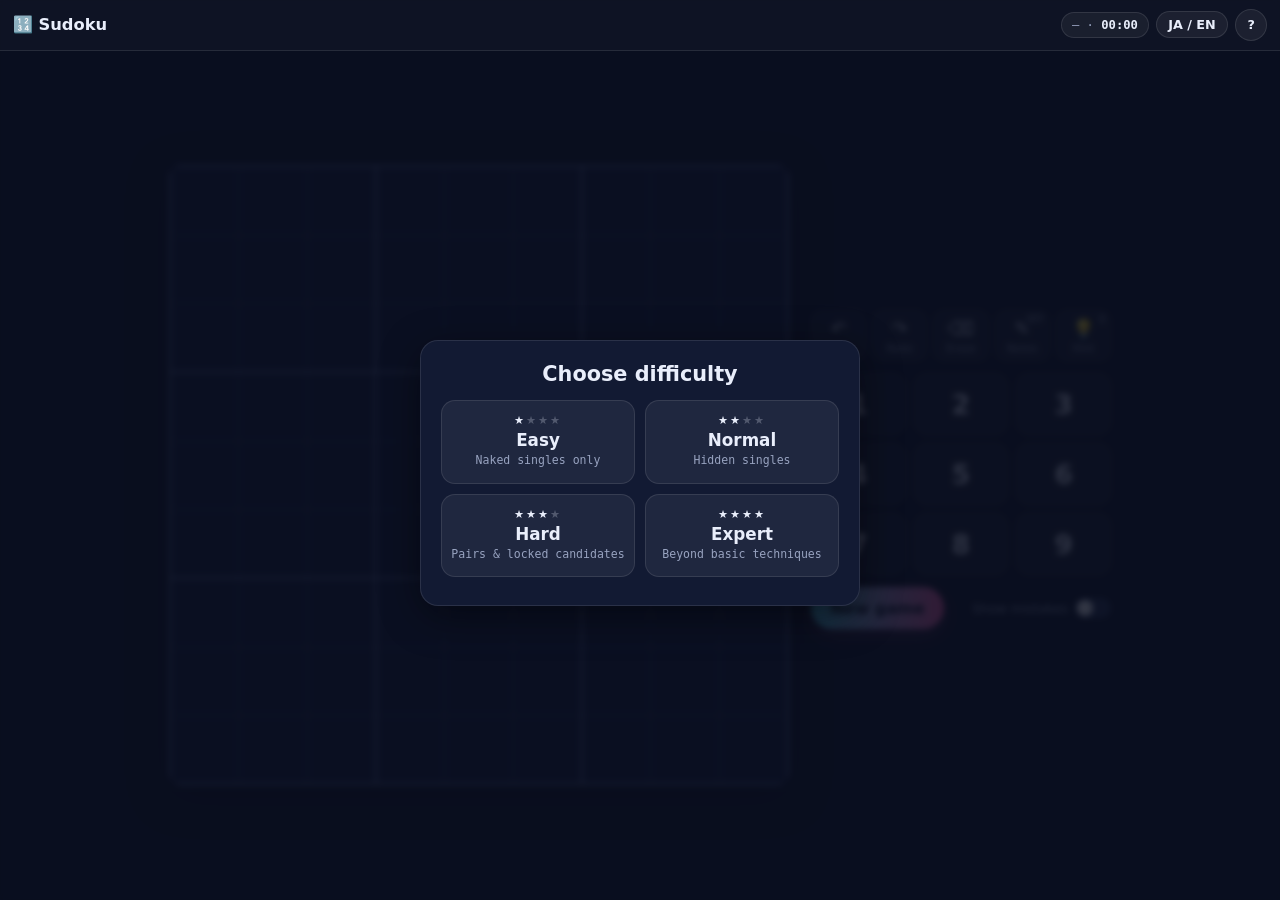
<file: games/sudoku/index.html>
<!DOCTYPE html>
<html lang="ja" data-theme="dark">
<head>
<meta charset="utf-8">
<meta name="viewport" content="width=device-width, initial-scale=1, viewport-fit=cover">
<title>Sudoku 数独</title>
<style>
  :root {
    --bg:#0a0f1f; --fg:#e9eefb; --muted:#98a3c0;
    --c1:#4de1ff; --c2:#ff5ca8; --gold:#ffd166; --ok:#5ef0a0; --vio:#8b7bff; --bad:#ff5c7a;
    --hdr:rgba(255,255,255,.025); --line:rgba(255,255,255,.1); --chip:rgba(255,255,255,.05);
    --btn:rgba(255,255,255,.06); --btnh:rgba(255,255,255,.11);
    --gridOut:#5b6994; --gridIn:#26304f; --cell:#0f1630;
    --peer:#1a2650; --same:#3a3423; --sel:#173b55; --badbg:#3a1630;
    --overlay:rgba(10,15,31,.84); --card:#121a33; --shadow:0 10px 40px rgba(0,0,0,.45);
  }
  :root[data-theme="light"] {
    --bg:#f6f7fb; --fg:#121a30; --muted:#5a6683;
    --c1:#0b8fb9; --c2:#d42f7c; --gold:#b7791f; --ok:#16935a; --vio:#6a5ae0; --bad:#d6264f;
    --hdr:rgba(18,26,48,.02); --line:rgba(18,26,48,.12); --chip:rgba(18,26,48,.04);
    --btn:#ffffff; --btnh:#eef1f8;
    --gridOut:#3c4766; --gridIn:#c9cfe0; --cell:#ffffff;
    --peer:#eef1fa; --same:#fbefcf; --sel:#cdeefa; --badbg:#fbdbe5;
    --overlay:rgba(246,247,251,.86); --card:#ffffff; --shadow:0 10px 40px rgba(18,26,48,.16);
  }
  * { box-sizing:border-box; }
  html, body { margin:0; height:100%; }
  body { background:var(--bg); color:var(--fg); font-family:Inter, "Noto Sans JP", "Hiragino Sans", system-ui, sans-serif;
    overflow:hidden; user-select:none; -webkit-user-select:none; -webkit-tap-highlight-color:transparent; }
  [data-l="en"] .ja, [data-l="ja"] .en { display:none !important; }
  button { font:inherit; color:inherit; cursor:pointer; }
  #app { height:100%; display:flex; flex-direction:column; }

  header { display:flex; align-items:center; gap:.45rem; padding:.55rem .8rem; border-bottom:1px solid var(--line); background:var(--hdr);
    position:relative; z-index:25; }
  header h1 { margin:0; font-size:1.02rem; font-weight:800; flex:1; min-width:0; white-space:nowrap; overflow:hidden; text-overflow:ellipsis; }
  .pill { font-family:ui-monospace, monospace; font-size:.76rem; padding:.3rem .62rem; border-radius:999px; border:1px solid var(--line);
    color:var(--muted); background:var(--chip); white-space:nowrap; }
  .pill b { color:var(--fg); font-weight:700; }
  .hbtn { border:1px solid var(--line); background:var(--btn); border-radius:999px; padding:.32rem .7rem; font-size:.8rem; font-weight:700; }
  .hbtn:hover { background:var(--btnh); }
  .hbtn.round { width:2rem; height:2rem; padding:0; }

  main { flex:1; min-height:0; display:flex; align-items:center; justify-content:center; gap:22px; padding:12px;
    --bs:min(calc(100vh - 92px), calc(100vw - 370px), 620px); }
  #boardWrap { position:relative; width:var(--bs); height:var(--bs); flex:none; }
  #board { width:100%; height:100%; display:grid; grid-template-columns:repeat(3,1fr); grid-template-rows:repeat(3,1fr);
    gap:2px; padding:2px; background:var(--gridOut); border-radius:12px; overflow:hidden; box-shadow:var(--shadow); }
  .box { display:grid; grid-template-columns:repeat(3,1fr); grid-template-rows:repeat(3,1fr); gap:1px; background:var(--gridIn); }
  .cell { background:var(--cell); position:relative; display:flex; align-items:center; justify-content:center; cursor:pointer;
    font-size:calc(var(--bs) * .064); font-weight:600; color:var(--c1); transition:background-color .06s; }
  .cell.given { color:var(--fg); font-weight:800; }
  .cell.hinted { color:var(--gold); }
  .cell.peer { background:var(--peer); }
  .cell.same { background:var(--same); }
  .cell.bad { background:var(--badbg); color:var(--bad); }
  .cell.given.bad { color:var(--bad); }
  .cell.sel { background:var(--sel); box-shadow:inset 0 0 0 2px var(--c1); z-index:1; }
  .cell.flash { animation:flash .8s ease-out; }
  @keyframes flash { 0% { box-shadow:inset 0 0 0 3px var(--gold); transform:scale(1.08); } 100% { transform:scale(1); } }
  .notes { position:absolute; inset:1px; display:grid; grid-template-columns:repeat(3,1fr); grid-template-rows:repeat(3,1fr);
    font-size:calc(var(--bs) * .025); font-weight:600; color:var(--muted); line-height:1; }
  .notes span { display:flex; align-items:center; justify-content:center; }
  .notes span.hl { color:var(--bg); background:var(--gold); border-radius:4px; }
  #board.won .cell { animation:wave .9s ease-out both; }
  @keyframes wave { 0% { transform:scale(.6); opacity:.4; } 60% { transform:scale(1.06); } 100% { transform:scale(1); opacity:1; } }

  #side { width:300px; display:flex; flex-direction:column; gap:12px; flex:none; }
  .tools { display:grid; grid-template-columns:repeat(5,1fr); gap:6px; }
  .tool { border:1px solid var(--line); background:var(--btn); border-radius:12px; padding:.45rem .1rem .4rem; display:flex; flex-direction:column;
    align-items:center; gap:2px; position:relative; }
  .tool:hover { background:var(--btnh); }
  .tool .ic { font-size:1.15rem; line-height:1.2; }
  .tool .lb { font-size:.66rem; color:var(--muted); white-space:nowrap; }
  .tool:disabled { opacity:.35; cursor:default; }
  .tool.on { border-color:var(--vio); box-shadow:0 0 0 1px var(--vio) inset; background:color-mix(in srgb, var(--vio) 18%, var(--btn)); }
  .tool.on .lb { color:var(--fg); }
  .badge { position:absolute; top:3px; right:5px; font-size:.6rem; font-family:ui-monospace, monospace; color:var(--muted); }
  #pad { display:grid; grid-template-columns:repeat(3,1fr); gap:8px; }
  .num { height:62px; border-radius:14px; border:1px solid var(--line); background:var(--btn); font-size:1.65rem; font-weight:700;
    position:relative; color:var(--fg); transition:transform .08s; }
  .num:hover { background:var(--btnh); }
  .num:active { transform:scale(.95); }
  .num small { position:absolute; top:4px; right:7px; font-size:.62rem; font-weight:600; color:var(--muted); font-family:ui-monospace, monospace; }
  .num.done { opacity:.28; }
  body.memo .num { color:var(--vio); font-size:1.25rem; }
  .row { display:flex; gap:8px; align-items:center; }
  .primary { border:0; border-radius:999px; padding:.7rem 1.2rem; font-weight:800; color:#07101f;
    background:linear-gradient(90deg, #4de1ff, #ff5ca8); box-shadow:0 6px 20px rgba(255,92,168,.22); }
  .primary:hover { filter:brightness(1.07); }
  .ghost { border:1px solid var(--line); background:var(--btn); border-radius:999px; padding:.62rem 1rem; font-weight:700; }
  .switch { display:flex; align-items:center; gap:.45rem; font-size:.8rem; color:var(--muted); cursor:pointer; margin-left:auto; }
  .switch .tr { width:36px; height:20px; border-radius:999px; background:var(--gridIn); position:relative; transition:background .15s; flex:none; }
  .switch .tr::after { content:""; position:absolute; left:2px; top:2px; width:16px; height:16px; border-radius:50%; background:#fff; transition:left .15s; }
  .switch.on .tr { background:var(--c2); }
  .switch.on .tr::after { left:18px; }
  .info { font-size:.78rem; color:var(--muted); font-family:ui-monospace, monospace; display:flex; gap:12px; flex-wrap:wrap; }
  .info b { color:var(--fg); }

  .overlay { position:fixed; inset:0; z-index:20; display:flex; align-items:center; justify-content:center; padding:62px 16px 16px; background:var(--overlay);
    backdrop-filter:blur(3px); -webkit-backdrop-filter:blur(3px); }
  .overlay.hidden { display:none; }
  .card { background:var(--card); border:1px solid var(--line); border-radius:18px; box-shadow:var(--shadow); padding:20px 20px 18px; width:min(440px,100%);
    max-height:100%; overflow:auto; text-align:center; }
  .card h2 { margin:.1rem 0 .7rem; font-size:1.3rem; }
  .card p { color:var(--muted); line-height:1.65; margin:.4rem 0; font-size:.92rem; }
  .diffs { display:grid; grid-template-columns:1fr 1fr; gap:10px; margin:14px 0 10px; }
  .diffbtn { border:1px solid var(--line); background:var(--btn); border-radius:14px; padding:.8rem .5rem; display:flex; flex-direction:column; gap:3px; align-items:center; }
  .diffbtn:hover { background:var(--btnh); border-color:var(--c1); }
  .diffbtn b { font-size:1.05rem; }
  .diffbtn span.s { font-size:.72rem; color:var(--muted); font-family:ui-monospace, monospace; }
  .diffbtn .dots { letter-spacing:2px; font-size:.7rem; }
  .help { text-align:left; }
  .help ul { margin:.3rem 0 .8rem; padding-left:1.2rem; line-height:1.7; font-size:.9rem; }
  .help kbd { font-family:ui-monospace, monospace; font-size:.75rem; border:1px solid var(--line); border-bottom-width:2px; border-radius:5px; padding:0 .3rem; background:var(--chip); }
  .big { font-size:2.4rem; font-weight:900; font-family:ui-monospace, monospace; background:linear-gradient(90deg, var(--c1), var(--c2));
    -webkit-background-clip:text; background-clip:text; color:transparent; margin:.2rem 0; }
  .newbest { display:inline-block; font-size:.75rem; font-weight:800; color:#07101f; background:var(--gold); border-radius:999px; padding:.15rem .6rem; }
  .stats { display:flex; justify-content:center; gap:16px; flex-wrap:wrap; font-family:ui-monospace, monospace; font-size:.85rem; color:var(--muted); margin:.5rem 0 1rem; }
  .stats b { color:var(--fg); }
  #gen { position:absolute; inset:0; display:flex; align-items:center; justify-content:center; font-weight:700; color:var(--muted); border-radius:12px; background:var(--overlay); }
  #gen.hidden { display:none; }
  #fx { position:fixed; inset:0; pointer-events:none; z-index:30; width:100%; height:100%; }

  @media (max-width:720px), (max-aspect-ratio:1/1) {
    main { flex-direction:column; justify-content:center; gap:10px; padding:10px;
      --bs:min(calc(100vw - 20px), calc(100vh - 300px), 560px); }
    @supports (height:100dvh) { main { --bs:min(calc(100vw - 20px), calc(100dvh - 300px), 560px); } }
    #side { width:var(--bs); gap:8px; }
    #pad { grid-template-columns:repeat(9,1fr); gap:4px; }
    .num { height:50px; font-size:1.35rem; border-radius:10px; }
    .num small { top:2px; right:4px; font-size:.56rem; }
    body.memo .num { font-size:1.05rem; }
    .tool { padding:.35rem .1rem .3rem; }
    .primary { padding:.55rem 1rem; }
  }
  @media (max-width:400px) { header h1 { font-size:.95rem; } .pill { font-size:.7rem; padding:.25rem .5rem; } .hbtn { padding:.28rem .55rem; } }
</style>
</head>
<body data-l="ja">
<div id="app">
  <header>
    <h1>🔢 <span class="ja">数独</span><span class="en">Sudoku</span></h1>
    <span class="pill" id="pill"><span id="pillDiff"></span> · <b id="timer">00:00</b></span>
    <button class="hbtn" id="langBtn" type="button">JA / EN</button>
    <button class="hbtn round" id="helpBtn" type="button" aria-label="Help">?</button>
  </header>
  <main>
    <div id="boardWrap">
      <div id="board" role="grid" aria-label="Sudoku board"></div>
      <div id="gen" class="hidden"><span class="ja">問題を生成中…</span><span class="en">Generating…</span></div>
    </div>
    <div id="side">
      <div class="tools">
        <button class="tool" id="undoBtn" type="button"><span class="ic">↶</span><span class="lb"><span class="ja">戻す</span><span class="en">Undo</span></span></button>
        <button class="tool" id="redoBtn" type="button"><span class="ic">↷</span><span class="lb"><span class="ja">やり直し</span><span class="en">Redo</span></span></button>
        <button class="tool" id="eraseBtn" type="button"><span class="ic">⌫</span><span class="lb"><span class="ja">消す</span><span class="en">Erase</span></span></button>
        <button class="tool" id="memoBtn" type="button"><span class="ic">✎</span><span class="lb"><span class="ja">メモ</span><span class="en">Notes</span></span><span class="badge" id="memoState">OFF</span></button>
        <button class="tool" id="hintBtn" type="button"><span class="ic">💡</span><span class="lb"><span class="ja">ヒント</span><span class="en">Hint</span></span><span class="badge" id="hintCount">0</span></button>
      </div>
      <div id="pad"></div>
      <div class="row">
        <button class="primary" id="newBtn" type="button"><span class="ja">新しいゲーム</span><span class="en">New game</span></button>
        <div class="switch" id="mistakeSw" role="switch" tabindex="0" aria-checked="false"><span class="ja">ミスを表示</span><span class="en">Show mistakes</span><span class="tr"></span></div>
      </div>
      <div class="info" id="info"></div>
    </div>
  </main>
</div>

<div class="overlay hidden" id="newDlg">
  <div class="card">
    <h2><span class="ja">難易度を選択</span><span class="en">Choose difficulty</span></h2>
    <div class="diffs" id="diffs"></div>
    <button class="ghost" id="cancelNew" type="button"><span class="ja">キャンセル</span><span class="en">Cancel</span></button>
  </div>
</div>

<div class="overlay hidden" id="helpDlg">
  <div class="card help">
    <h2>🔢 <span class="ja">遊び方</span><span class="en">How to play</span></h2>
    <div class="ja">
      <p>各行・各列・各3×3ブロックに 1〜9 が1つずつ入るように、空いたマスを埋めましょう。答えは必ず1通りです。</p>
      <ul>
        <li>マスを選んで数字パッド（またはキーボード <kbd>1</kbd>〜<kbd>9</kbd>）で入力。<kbd>←↑→↓</kbd> で移動、<kbd>Backspace</kbd>/<kbd>0</kbd> で消去。</li>
        <li><b>メモ</b>モード（<kbd>N</kbd>キー / <kbd>Shift</kbd>+数字）で候補を小さく書き込めます。数字を確定すると同じ行・列・ブロックのメモは自動で消えます。</li>
        <li>同じ数字の重複は赤く表示。「ミスを表示」をONにすると正解と違う数字も赤くなります。</li>
        <li><b>ヒント</b>は選択中（または次に埋めやすい）マスに正解を1つ入れます。<kbd>Ctrl</kbd>+<kbd>Z</kbd>/<kbd>Y</kbd> で戻す・やり直し。</li>
        <li>途中経過は自動保存。タブを離れるとタイマーは止まります。</li>
      </ul>
    </div>
    <div class="en">
      <p>Fill the grid so every row, every column and every 3×3 box contains the digits 1–9 exactly once. Every puzzle has exactly one solution.</p>
      <ul>
        <li>Select a cell, then tap the number pad (or press <kbd>1</kbd>–<kbd>9</kbd>). Move with <kbd>←↑→↓</kbd>, clear with <kbd>Backspace</kbd>/<kbd>0</kbd>.</li>
        <li><b>Notes</b> mode (<kbd>N</kbd> key, or <kbd>Shift</kbd>+digit) writes small candidates. Placing a digit removes that note from its row, column and box.</li>
        <li>Duplicate digits are shown in red. Turn on “Show mistakes” to also flag digits that differ from the solution.</li>
        <li><b>Hint</b> fills one correct digit in the selected (or the easiest) cell. <kbd>Ctrl</kbd>+<kbd>Z</kbd>/<kbd>Y</kbd> undo / redo.</li>
        <li>Your game is saved automatically; the timer pauses while the tab is hidden.</li>
      </ul>
    </div>
    <div style="text-align:center"><button class="primary" id="closeHelp" type="button">OK</button></div>
  </div>
</div>

<div class="overlay hidden" id="winDlg">
  <div class="card">
    <h2>🎉 <span class="ja">クリア！</span><span class="en">Solved!</span></h2>
    <div class="big" id="winTime">00:00</div>
    <div id="winBest"></div>
    <div class="stats" id="winStats"></div>
    <div class="row" style="justify-content:center">
      <button class="ghost" id="winClose" type="button"><span class="ja">盤面を見る</span><span class="en">View board</span></button>
      <button class="primary" id="winNew" type="button"><span class="ja">次のゲーム</span><span class="en">Next game</span></button>
    </div>
  </div>
</div>
<canvas id="fx"></canvas>

<script>
(function () {
  "use strict";

  /* ================= storage / i18n / theme ================= */
  var KEY = "sudoku.";
  function lsGet(k) { try { return localStorage.getItem(k); } catch (e) { return null; } }
  function lsSet(k, v) { try { localStorage.setItem(k, v); } catch (e) {} }
  function lsJSON(k) { var s = lsGet(k); if (!s) return null; try { return JSON.parse(s); } catch (e) { return null; } }

  var lang = lsGet("lang");
  if (lang !== "ja" && lang !== "en") lang = (navigator.language || "").toLowerCase().indexOf("ja") === 0 ? "ja" : "en";
  function T(ja, en) { return lang === "ja" ? ja : en; }
  function applyLang() { document.body.setAttribute("data-l", lang); document.documentElement.lang = lang; if (ready) renderAll(); }
  function applyTheme(t) { document.documentElement.setAttribute("data-theme", t === "light" ? "light" : "dark"); }
  applyTheme(lsGet("theme"));
  window.addEventListener("storage", function (e) {
    if (e.key === "lang" && (e.newValue === "ja" || e.newValue === "en")) { lang = e.newValue; applyLang(); }
    if (e.key === "theme") applyTheme(e.newValue);
  });

  /* ================= sudoku engine ================= */
  var RI = [], CI = [], BI = [], UNITS = [], PEERS = [];
  (function () {
    var r, c, b, i, u;
    for (i = 0; i < 81; i++) { r = (i / 9) | 0; c = i % 9; RI.push(r); CI.push(c); BI.push(((r / 3) | 0) * 3 + ((c / 3) | 0)); }
    for (r = 0; r < 9; r++) { u = []; for (c = 0; c < 9; c++) u.push(r * 9 + c); UNITS.push(u); }
    for (c = 0; c < 9; c++) { u = []; for (r = 0; r < 9; r++) u.push(r * 9 + c); UNITS.push(u); }
    for (b = 0; b < 9; b++) { u = []; for (i = 0; i < 81; i++) if (BI[i] === b) u.push(i); UNITS.push(u); }
    for (i = 0; i < 81; i++) {
      var s = [];
      for (var j = 0; j < 81; j++) if (j !== i && (RI[j] === RI[i] || CI[j] === CI[i] || BI[j] === BI[i])) s.push(j);
      PEERS.push(s);
    }
  })();
  var POP = new Uint8Array(512), LOW = new Uint8Array(512);
  for (var m = 1; m < 512; m++) { POP[m] = POP[m >> 1] + (m & 1); var d = 1; while (!(m & (1 << (d - 1)))) d++; LOW[m] = d; }

  function shuffle(a) { for (var i = a.length - 1; i > 0; i--) { var j = (Math.random() * (i + 1)) | 0, t = a[i]; a[i] = a[j]; a[j] = t; } return a; }

  /* Backtracking solver (MRV). Returns number of solutions, capped at `limit`.
     If `out` is given, the first solution found is written into it. If `rand`, candidates are tried in random order. */
  function solve(g, limit, out, rand) {
    var v = g.slice(), rm = new Int16Array(9), cm = new Int16Array(9), bm = new Int16Array(9), i, bit;
    for (i = 0; i < 81; i++) if (v[i]) {
      bit = 1 << (v[i] - 1);
      if ((rm[RI[i]] | cm[CI[i]] | bm[BI[i]]) & bit) return 0;
      rm[RI[i]] |= bit; cm[CI[i]] |= bit; bm[BI[i]] |= bit;
    }
    var count = 0;
    function rec() {
      var best = -1, bestC = 0, bestN = 10;
      for (var i = 0; i < 81; i++) {
        if (v[i]) continue;
        var cand = 511 & ~(rm[RI[i]] | cm[CI[i]] | bm[BI[i]]), n = POP[cand];
        if (n === 0) return;
        if (n < bestN) { bestN = n; best = i; bestC = cand; if (n === 1) break; }
      }
      if (best < 0) { if (count === 0 && out) for (var k = 0; k < 81; k++) out[k] = v[k]; count++; return; }
      var bits = [];
      while (bestC) { var b = bestC & -bestC; bestC ^= b; bits.push(b); }
      if (rand) shuffle(bits);
      var r = RI[best], c = CI[best], x = BI[best];
      for (var q = 0; q < bits.length; q++) {
        var bt = bits[q];
        rm[r] |= bt; cm[c] |= bt; bm[x] |= bt; v[best] = LOW[bt];
        rec();
        rm[r] &= ~bt; cm[c] &= ~bt; bm[x] &= ~bt; v[best] = 0;
        if (count >= limit) return;
      }
    }
    rec();
    return count;
  }
  function randomFull() { var out = new Array(81), g = []; for (var i = 0; i < 81; i++) g.push(0); solve(g, 1, out, true); return out; }

  /* Human-style grader. Techniques: 1 = naked singles, 2 = + hidden singles,
     3 = + locked candidates (pointing/claiming), naked pairs, hidden pairs.
     Returns the highest level needed (1..3), or 0 if not solvable with techniques <= maxLevel. */
  function grade(g, maxLevel) {
    var v = g.slice(), cand = new Int16Array(81), left = 0, used = 1, i, k;
    for (i = 0; i < 81; i++) if (!v[i]) {
      left++; var mm = 511, P = PEERS[i];
      for (k = 0; k < 20; k++) if (v[P[k]]) mm &= ~(1 << (v[P[k]] - 1));
      cand[i] = mm;
    }
    function place(i, d) { v[i] = d; cand[i] = 0; left--; var bit = 1 << (d - 1), P = PEERS[i]; for (var k = 0; k < 20; k++) cand[P[k]] &= ~bit; }
    while (left > 0) {
      var prog = false;
      for (i = 0; i < 81; i++) if (!v[i]) {
        var c = cand[i];
        if (c === 0) return 0;
        if (POP[c] === 1) { place(i, LOW[c]); prog = true; }
      }
      if (prog) continue;
      if (maxLevel < 2) return 0;
      outer:
      for (var u = 0; u < 27; u++) {
        var U = UNITS[u];
        for (var d = 1; d <= 9; d++) {
          var bit = 1 << (d - 1), cnt = 0, pos = -1;
          for (k = 0; k < 9; k++) { var j = U[k]; if (!v[j] && (cand[j] & bit)) { cnt++; pos = j; } }
          if (cnt === 1) { place(pos, d); prog = true; break outer; }
        }
      }
      if (prog) { if (used < 2) used = 2; continue; }
      if (maxLevel < 3) return 0;
      if (elimLocked(v, cand) | elimPairs(v, cand)) { used = 3; continue; }
      return 0;
    }
    return used;
  }
  function elimLocked(v, cand) {
    var ch = false, u, d, k, j, bit;
    for (u = 0; u < 27; u++) {
      var U = UNITS[u];
      for (d = 1; d <= 9; d++) {
        bit = 1 << (d - 1);
        var rs = -2, cs = -2, bs = -2, n = 0;
        for (k = 0; k < 9; k++) {
          j = U[k];
          if (v[j] || !(cand[j] & bit)) continue;
          n++;
          rs = rs === -2 ? RI[j] : (rs === RI[j] ? rs : -1);
          cs = cs === -2 ? CI[j] : (cs === CI[j] ? cs : -1);
          bs = bs === -2 ? BI[j] : (bs === BI[j] ? bs : -1);
        }
        if (n < 2) continue;
        var target = null, inside;
        if (u >= 18) { // box -> row / column (pointing)
          if (rs >= 0) target = UNITS[rs]; else if (cs >= 0) target = UNITS[9 + cs];
          inside = function (j) { return BI[j] === u - 18; };
        } else if (bs >= 0) { // row/column -> box (claiming)
          target = UNITS[18 + bs];
          inside = u < 9 ? function (j) { return RI[j] === u; } : function (j) { return CI[j] === u - 9; };
        }
        if (!target) continue;
        for (k = 0; k < 9; k++) { j = target[k]; if (!v[j] && (cand[j] & bit) && !inside(j)) { cand[j] &= ~bit; ch = true; } }
      }
    }
    return ch;
  }
  function elimPairs(v, cand) {
    var ch = false, u, a, b, k, j;
    for (u = 0; u < 27; u++) {
      var U = UNITS[u];
      for (a = 0; a < 9; a++) {
        var ia = U[a]; if (v[ia] || POP[cand[ia]] !== 2) continue;
        for (b = a + 1; b < 9; b++) {
          var ib = U[b]; if (v[ib] || cand[ib] !== cand[ia]) continue;
          for (k = 0; k < 9; k++) { j = U[k]; if (j !== ia && j !== ib && !v[j] && (cand[j] & cand[ia])) { cand[j] &= ~cand[ia]; ch = true; } }
        }
      }
      var pos = [0, 0, 0, 0, 0, 0, 0, 0, 0, 0];
      for (k = 0; k < 9; k++) { j = U[k]; if (v[j]) continue; for (var d = 1; d <= 9; d++) if (cand[j] & (1 << (d - 1))) pos[d] |= 1 << k; }
      for (a = 1; a <= 9; a++) {
        if (POP[pos[a]] !== 2) continue;
        for (b = a + 1; b <= 9; b++) {
          if (pos[b] !== pos[a]) continue;
          var keep = (1 << (a - 1)) | (1 << (b - 1));
          for (k = 0; k < 9; k++) if (pos[a] & (1 << k)) { j = U[k]; if (cand[j] & ~keep) { cand[j] &= keep; ch = true; } }
        }
      }
    }
    return ch;
  }

  var DIFFS = ["easy", "normal", "hard", "expert"];
  var DCONF = {
    easy:   { need: 1, maxLevel: 1, clues: [37, 41], ja: "易しい", en: "Easy",   note: ["基本の消去法だけ", "Naked singles only"] },
    normal: { need: 2, maxLevel: 2, clues: [30, 33], ja: "普通",   en: "Normal", note: ["隠れたシングルが必要", "Hidden singles"] },
    hard:   { need: 3, maxLevel: 3, clues: [24, 27], ja: "難しい", en: "Hard",   note: ["ペア・ロック候補が必要", "Pairs & locked candidates"] },
    expert: { need: 4, maxLevel: 4, clues: [17, 17], ja: "鬼",     en: "Expert", note: ["高度な推論・仮定が必要", "Beyond basic techniques"] }
  };

  /* Generate a puzzle: random full grid, then remove clues in 180°-symmetric pairs while the puzzle stays
     solvable with techniques <= maxLevel (which also proves uniqueness) — or, for expert, while the
     backtracking solver still finds exactly one solution. Retries until the required technique level
     is actually needed, within a time budget; otherwise returns the closest candidate. */
  function generate(diff, budgetMs) {
    var cf = DCONF[diff], t0 = Date.now(), best = null, bestScore = Infinity, tries = 0;
    budgetMs = budgetMs || 1200;
    do {
      tries++;
      var sol = randomFull(), puz = sol.slice(), clues = 81;
      var target = cf.clues[0] + ((Math.random() * (cf.clues[1] - cf.clues[0] + 1)) | 0);
      var order = []; for (var i = 0; i <= 40; i++) order.push(i);
      shuffle(order);
      for (var q = 0; q < order.length; q++) {
        var a = order[q], b = 80 - a, n = a === b ? 1 : 2;
        if (clues - n < target) continue;
        var va = puz[a], vb = puz[b];
        puz[a] = 0; puz[b] = 0;
        var ok = cf.maxLevel <= 3 ? grade(puz, cf.maxLevel) > 0 : solve(puz, 2) === 1;
        if (ok) clues -= n; else { puz[a] = va; puz[b] = vb; }
      }
      var lvl = grade(puz, 3) || 4;
      var score = Math.abs(lvl - cf.need) * 100 + (cf.need >= 3 ? clues : 0);
      if (score < bestScore) { bestScore = score; best = { puzzle: puz, solution: sol, level: lvl, clues: clues, tries: tries }; }
      if (lvl === cf.need && (cf.need < 4 || clues <= 26)) break;
    } while (Date.now() - t0 < budgetMs);
    best.tries = tries; best.ms = Date.now() - t0;
    return best;
  }
  window.__sudoku = { generate: generate, solve: solve, grade: grade, DIFFS: DIFFS }; // exposed for testing

  /* ================= game state ================= */
  var S = null, sel = 40, memo = false, showMistakes = lsGet(KEY + "showMistakes") === "1", ready = false;
  var best = lsJSON(KEY + "best") || {};
  var cells = [], numBtns = [];
  var $ = function (id) { return document.getElementById(id); };

  function newState(diff, g) {
    var vals = g.puzzle.slice(), notes = [];
    for (var i = 0; i < 81; i++) notes.push(0);
    return { v: 1, diff: diff, puzzle: g.puzzle, solution: g.solution, vals: vals, notes: notes, hinted: [],
             elapsed: 0, hints: 0, done: false, undo: [], redo: [] };
  }
  function validSave(s) {
    return s && s.v === 1 && DCONF[s.diff] && [s.puzzle, s.solution, s.vals, s.notes].every(function (a) { return Array.isArray(a) && a.length === 81; })
      && Array.isArray(s.undo) && Array.isArray(s.redo);
  }
  function save() {
    if (!S) return;
    if (S.undo.length > 400) S.undo = S.undo.slice(-400);
    lsSet(KEY + "save", JSON.stringify(S));
  }

  /* ---------- timer ---------- */
  var lastTick = Date.now(), paused = false;
  function running() { return S && !S.done && !document.hidden && !paused; }
  function tick() {
    var now = Date.now();
    if (running()) S.elapsed += Math.min(now - lastTick, 2000);
    lastTick = now;
    $("timer").textContent = fmt(S ? S.elapsed : 0);
  }
  setInterval(tick, 250);
  setInterval(function () { if (running()) save(); }, 5000);
  document.addEventListener("visibilitychange", function () { tick(); if (document.hidden) save(); });
  window.addEventListener("pagehide", save);
  function fmt(ms) {
    var s = Math.floor(ms / 1000), h = Math.floor(s / 3600), mm = Math.floor(s / 60) % 60, ss = s % 60;
    return (h ? h + ":" + (mm < 10 ? "0" : "") : "") + (mm < 10 && !h ? "0" : "") + mm + ":" + (ss < 10 ? "0" : "") + ss;
  }

  /* ---------- build DOM ---------- */
  (function build() {
    var board = $("board");
    for (var b = 0; b < 9; b++) {
      var box = document.createElement("div"); box.className = "box"; board.appendChild(box);
      for (var k = 0; k < 9; k++) {
        var r = ((b / 3) | 0) * 3 + ((k / 3) | 0), c = (b % 3) * 3 + (k % 3), i = r * 9 + c;
        var el = document.createElement("div"); el.className = "cell"; el.setAttribute("role", "gridcell"); el.dataset.i = i;
        box.appendChild(el); cells[i] = el;
      }
    }
    board.addEventListener("pointerdown", function (e) {
      var t = e.target.closest(".cell"); if (!t) return;
      sel = +t.dataset.i; renderAll();
    });
    var pad = $("pad");
    for (var d = 1; d <= 9; d++) {
      var bt = document.createElement("button"); bt.type = "button"; bt.className = "num"; bt.dataset.d = d;
      bt.innerHTML = d + "<small></small>"; pad.appendChild(bt); numBtns[d] = bt;
    }
    pad.addEventListener("click", function (e) { var t = e.target.closest(".num"); if (t) input(+t.dataset.d, memo); });
    var diffs = $("diffs");
    DIFFS.forEach(function (df, n) {
      var bt = document.createElement("button"); bt.type = "button"; bt.className = "diffbtn"; bt.dataset.diff = df;
      bt.innerHTML = '<span class="dots">' + "★★★★".slice(0, n + 1) + "<span style='opacity:.25'>" + "★★★★".slice(n + 1) + "</span></span>" +
        '<b><span class="ja">' + DCONF[df].ja + '</span><span class="en">' + DCONF[df].en + "</span></b>" +
        '<span class="s"><span class="ja">' + DCONF[df].note[0] + '</span><span class="en">' + DCONF[df].note[1] + "</span></span>" +
        '<span class="s bt"></span>';
      bt.addEventListener("click", function () { startNew(df); });
      diffs.appendChild(bt);
    });
  })();

  /* ---------- rendering ---------- */
  function conflicts() {
    var bad = new Uint8Array(81), v = S.vals;
    for (var i = 0; i < 81; i++) if (v[i]) {
      var P = PEERS[i];
      for (var k = 0; k < 20; k++) if (v[P[k]] === v[i]) { bad[i] = 1; break; }
      if (showMistakes && v[i] !== S.solution[i]) bad[i] = 1;
    }
    return bad;
  }
  function renderAll() {
    if (!S) return;
    var bad = conflicts(), sv = S.vals[sel], counts = [0, 0, 0, 0, 0, 0, 0, 0, 0, 0];
    for (var i = 0; i < 81; i++) {
      var el = cells[i], v = S.vals[i], cls = "cell";
      if (v) counts[v]++;
      if (S.puzzle[i]) cls += " given"; else if (S.hinted.indexOf(i) >= 0) cls += " hinted";
      if (i === sel) cls += " sel";
      else if (bad[i]) cls += " bad";
      else if (sv && v === sv) cls += " same";
      else if (RI[i] === RI[sel] || CI[i] === CI[sel] || BI[i] === BI[sel]) cls += " peer";
      if (i === sel && bad[i]) cls += " bad";
      if (el.className.indexOf("flash") >= 0) cls += " flash";
      el.className = cls;
      var html;
      if (v) html = String(v);
      else if (S.notes[i]) {
        html = '<div class="notes">';
        for (var d = 1; d <= 9; d++) html += (S.notes[i] & (1 << (d - 1))) ? '<span' + (d === sv ? ' class="hl"' : "") + ">" + d + "</span>" : "<span></span>";
        html += "</div>";
      } else html = "";
      if (el._h !== html) { el.innerHTML = html; el._h = html; }
      el.setAttribute("aria-label", "R" + (RI[i] + 1) + "C" + (CI[i] + 1) + (v ? " " + v : ""));
    }
    for (d = 1; d <= 9; d++) {
      var left = 9 - counts[d];
      numBtns[d].classList.toggle("done", left <= 0);
      numBtns[d].querySelector("small").textContent = left > 0 ? left : "";
    }
    $("undoBtn").disabled = !S.undo.length;
    $("redoBtn").disabled = !S.redo.length;
    $("memoBtn").classList.toggle("on", memo);
    $("memoState").textContent = memo ? "ON" : "OFF";
    document.body.classList.toggle("memo", memo);
    $("hintCount").textContent = S.hints;
    $("mistakeSw").classList.toggle("on", showMistakes);
    $("mistakeSw").setAttribute("aria-checked", showMistakes ? "true" : "false");
    $("pillDiff").textContent = T(DCONF[S.diff].ja, DCONF[S.diff].en);
    var filled = 0; for (i = 0; i < 81; i++) if (S.vals[i]) filled++;
    $("info").innerHTML = T("残り", "Empty") + " <b>" + (81 - filled) + "</b> · " + T("ベスト", "Best") + " <b>" +
      (best[S.diff] ? fmt(best[S.diff]) : "--:--") + "</b>";
    $("timer").textContent = fmt(S.elapsed);
  }
  function flash(i) {
    var el = cells[i]; el.classList.remove("flash"); void el.offsetWidth; el.classList.add("flash");
    setTimeout(function () { el.classList.remove("flash"); }, 850);
  }

  /* ---------- actions (each action = list of [i, oldVal, oldNotes, newVal, newNotes]) ---------- */
  function commit(changes) {
    if (!changes.length) return;
    changes.forEach(function (c) { S.vals[c[0]] = c[3]; S.notes[c[0]] = c[4]; });
    S.undo.push(changes); S.redo = [];
    afterChange();
  }
  function afterChange() { save(); renderAll(); checkWin(); }
  function setValueChanges(i, d) {
    var ch = [[i, S.vals[i], S.notes[i], d, 0]];
    if (d) {
      var bit = 1 << (d - 1), P = PEERS[i];
      for (var k = 0; k < 20; k++) { var j = P[k]; if (!S.vals[j] && (S.notes[j] & bit)) ch.push([j, 0, S.notes[j], 0, S.notes[j] & ~bit]); }
    }
    return ch;
  }
  function input(d, asNote) {
    if (!S || S.done || S.puzzle[sel]) return;
    var i = sel;
    if (asNote) {
      if (S.vals[i]) return;
      commit([[i, 0, S.notes[i], 0, S.notes[i] ^ (1 << (d - 1))]]);
    } else {
      commit(setValueChanges(i, S.vals[i] === d ? 0 : d));
    }
  }
  function erase() {
    if (!S || S.done || S.puzzle[sel]) return;
    if (S.vals[sel] || S.notes[sel]) commit([[sel, S.vals[sel], S.notes[sel], 0, 0]]);
  }
  function undo() {
    if (!S || S.done || !S.undo.length) return;
    var ch = S.undo.pop();
    for (var k = ch.length - 1; k >= 0; k--) { S.vals[ch[k][0]] = ch[k][1]; S.notes[ch[k][0]] = ch[k][2]; }
    S.redo.push(ch); sel = ch[0][0]; afterChange();
  }
  function redo() {
    if (!S || S.done || !S.redo.length) return;
    var ch = S.redo.pop();
    ch.forEach(function (c) { S.vals[c[0]] = c[3]; S.notes[c[0]] = c[4]; });
    S.undo.push(ch); sel = ch[0][0]; afterChange();
  }
  function hint() {
    if (!S || S.done) return;
    var target = -1, i;
    if (!S.puzzle[sel] && S.vals[sel] !== S.solution[sel]) target = sel;
    if (target < 0) for (i = 0; i < 81; i++) if (S.vals[i] && S.vals[i] !== S.solution[i]) { target = i; break; }
    if (target < 0) { // easiest empty cell: fewest candidates given the current digits
      var bestN = 10;
      for (i = 0; i < 81; i++) if (!S.vals[i]) {
        var mm = 511, P = PEERS[i];
        for (var k = 0; k < 20; k++) if (S.vals[P[k]]) mm &= ~(1 << (S.vals[P[k]] - 1));
        var n = POP[mm] || 10;
        if (n < bestN) { bestN = n; target = i; }
      }
    }
    if (target < 0) return;
    S.hints++;
    if (S.hinted.indexOf(target) < 0) S.hinted.push(target);
    sel = target;
    commit(setValueChanges(target, S.solution[target]));
    flash(target);
  }
  function checkWin() {
    for (var i = 0; i < 81; i++) if (S.vals[i] !== S.solution[i]) return;
    S.done = true; tick();
    var prev = best[S.diff], isBest = !prev || S.elapsed < prev;
    if (isBest) { best[S.diff] = S.elapsed; lsSet(KEY + "best", JSON.stringify(best)); }
    var wins = lsJSON(KEY + "wins") || {}; wins[S.diff] = (wins[S.diff] || 0) + 1; lsSet(KEY + "wins", JSON.stringify(wins));
    save(); renderAll();
    $("board").classList.remove("won"); void $("board").offsetWidth; $("board").classList.add("won");
    for (i = 0; i < 81; i++) cells[i].style.animationDelay = ((RI[i] + CI[i]) * 35) + "ms";
    setTimeout(function () {
      $("winTime").textContent = fmt(S.elapsed);
      $("winBest").innerHTML = isBest ? '<span class="newbest">' + T("自己ベスト更新！", "NEW BEST!") + "</span>"
        : '<span style="color:var(--muted);font-size:.85rem">' + T("ベスト ", "Best ") + fmt(best[S.diff]) + "</span>";
      $("winStats").innerHTML = T("難易度", "Level") + " <b>" + T(DCONF[S.diff].ja, DCONF[S.diff].en) + "</b>" +
        "<span>" + T("ヒント", "Hints") + " <b>" + S.hints + "</b></span>" +
        "<span>" + T("クリア回数", "Wins") + " <b>" + wins[S.diff] + "</b></span>";
      show("winDlg"); confetti();
    }, 650);
  }

  /* ---------- new game ---------- */
  function startNew(diff) {
    hide("newDlg"); hide("winDlg");
    $("gen").classList.remove("hidden");
    setTimeout(function () {
      var g = generate(diff, 1200);
      S = newState(diff, g); sel = 40; memo = false; lastTick = Date.now();
      lsSet(KEY + "lastDiff", diff);
      $("board").classList.remove("won");
      cells.forEach(function (c) { c.style.animationDelay = ""; });
      $("gen").classList.add("hidden");
      save(); renderAll();
    }, 30);
  }
  function openNew(cancellable) {
    $("cancelNew").style.display = cancellable ? "" : "none";
    var btns = $("diffs").querySelectorAll(".diffbtn");
    for (var k = 0; k < btns.length; k++) {
      var df = btns[k].dataset.diff;
      btns[k].querySelector(".bt").textContent = best[df] ? "🏆 " + fmt(best[df]) : "";
    }
    show("newDlg");
  }

  /* ---------- dialogs ---------- */
  function show(id) { tick(); $(id).classList.remove("hidden"); paused = true; }
  function hide(id) {
    $(id).classList.add("hidden");
    paused = !!document.querySelector(".overlay:not(.hidden)");
    lastTick = Date.now();
  }
  $("helpBtn").addEventListener("click", function () { show("helpDlg"); });
  $("closeHelp").addEventListener("click", function () { hide("helpDlg"); });
  $("newBtn").addEventListener("click", function () { openNew(true); });
  $("cancelNew").addEventListener("click", function () { hide("newDlg"); });
  $("winClose").addEventListener("click", function () { hide("winDlg"); });
  $("winNew").addEventListener("click", function () { hide("winDlg"); openNew(true); });
  [["helpDlg", "closeHelp"], ["newDlg", "cancelNew"], ["winDlg", "winClose"]].forEach(function (p) {
    $(p[0]).addEventListener("click", function (e) { if (e.target === $(p[0]) && $(p[1]).style.display !== "none" && S) hide(p[0]); });
  });
  $("langBtn").addEventListener("click", function () { lang = lang === "ja" ? "en" : "ja"; lsSet("lang", lang); applyLang(); });
  $("undoBtn").addEventListener("click", undo);
  $("redoBtn").addEventListener("click", redo);
  $("eraseBtn").addEventListener("click", erase);
  $("hintBtn").addEventListener("click", hint);
  $("memoBtn").addEventListener("click", function () { memo = !memo; renderAll(); });
  function toggleMistakes() { showMistakes = !showMistakes; lsSet(KEY + "showMistakes", showMistakes ? "1" : "0"); renderAll(); }
  $("mistakeSw").addEventListener("click", toggleMistakes);
  $("mistakeSw").addEventListener("keydown", function (e) { if (e.key === " " || e.key === "Enter") { e.preventDefault(); toggleMistakes(); } });

  /* ---------- keyboard ---------- */
  document.addEventListener("keydown", function (e) {
    var anyDlg = !$("newDlg").classList.contains("hidden") || !$("helpDlg").classList.contains("hidden") || !$("winDlg").classList.contains("hidden");
    if (e.key === "Escape") { if (S) { hide("newDlg"); hide("winDlg"); } hide("helpDlg"); return; }
    if (anyDlg || !S) return;
    var k = e.key, code = e.code || "";
    if ((e.ctrlKey || e.metaKey) && (k === "z" || k === "Z")) { e.preventDefault(); if (e.shiftKey) redo(); else undo(); return; }
    if ((e.ctrlKey || e.metaKey) && (k === "y" || k === "Y")) { e.preventDefault(); redo(); return; }
    if (e.ctrlKey || e.metaKey || e.altKey) return;
    var mv = { ArrowUp: -9, ArrowDown: 9, ArrowLeft: -1, ArrowRight: 1 }[k];
    if (mv) {
      e.preventDefault();
      var r = RI[sel], c = CI[sel];
      if (mv === -9) r = (r + 8) % 9; else if (mv === 9) r = (r + 1) % 9; else if (mv === -1) c = (c + 8) % 9; else c = (c + 1) % 9;
      sel = r * 9 + c; renderAll(); return;
    }
    var m = /^(?:Digit|Numpad)([0-9])$/.exec(code), dg = m ? +m[1] : (/^[0-9]$/.test(k) ? +k : -1);
    if (dg >= 1) { e.preventDefault(); input(dg, memo !== e.shiftKey); return; }
    if (dg === 0 || k === "Backspace" || k === "Delete") { e.preventDefault(); erase(); return; }
    if (k === "n" || k === "N" || k === "m" || k === "M") { memo = !memo; renderAll(); return; }
  });

  /* ---------- confetti ---------- */
  function confetti() {
    var cv = $("fx"), ctx = cv.getContext("2d"), W = cv.width = innerWidth, H = cv.height = innerHeight, P = [], t0 = performance.now();
    var cols = ["#4de1ff", "#ff5ca8", "#ffd166", "#5ef0a0", "#8b7bff"];
    for (var i = 0; i < 140; i++) P.push({ x: W / 2 + (Math.random() - .5) * W * .3, y: H * .45, vx: (Math.random() - .5) * 13, vy: -Math.random() * 13 - 4,
      r: Math.random() * 6.28, vr: (Math.random() - .5) * .3, s: 5 + Math.random() * 6, c: cols[i % cols.length] });
    (function frame(now) {
      var t = now - t0; ctx.clearRect(0, 0, W, H);
      P.forEach(function (p) {
        p.vy += .32; p.vx *= .99; p.x += p.vx; p.y += p.vy; p.r += p.vr;
        ctx.save(); ctx.translate(p.x, p.y); ctx.rotate(p.r); ctx.globalAlpha = Math.max(0, 1 - t / 2600);
        ctx.fillStyle = p.c; ctx.fillRect(-p.s / 2, -p.s / 4, p.s, p.s / 2); ctx.restore();
      });
      if (t < 2600) requestAnimationFrame(frame); else ctx.clearRect(0, 0, W, H);
    })(t0);
  }

  /* ---------- init ---------- */
  ready = true;
  applyLang();
  var saved = lsJSON(KEY + "save");
  if (validSave(saved) && !saved.done) {
    S = saved; if (!Array.isArray(S.hinted)) S.hinted = [];
    for (var i0 = 0; i0 < 81; i0++) if (!S.puzzle[i0]) { sel = i0; break; }
    renderAll();
  } else {
    if (validSave(saved)) { S = saved; renderAll(); }
    else { // empty placeholder board
      cells.forEach(function (c) { c.className = "cell"; c.innerHTML = ""; });
      $("pillDiff").textContent = "—";
    }
    openNew(!!S);
  }
})();
</script>
</body>
</html>
</file>
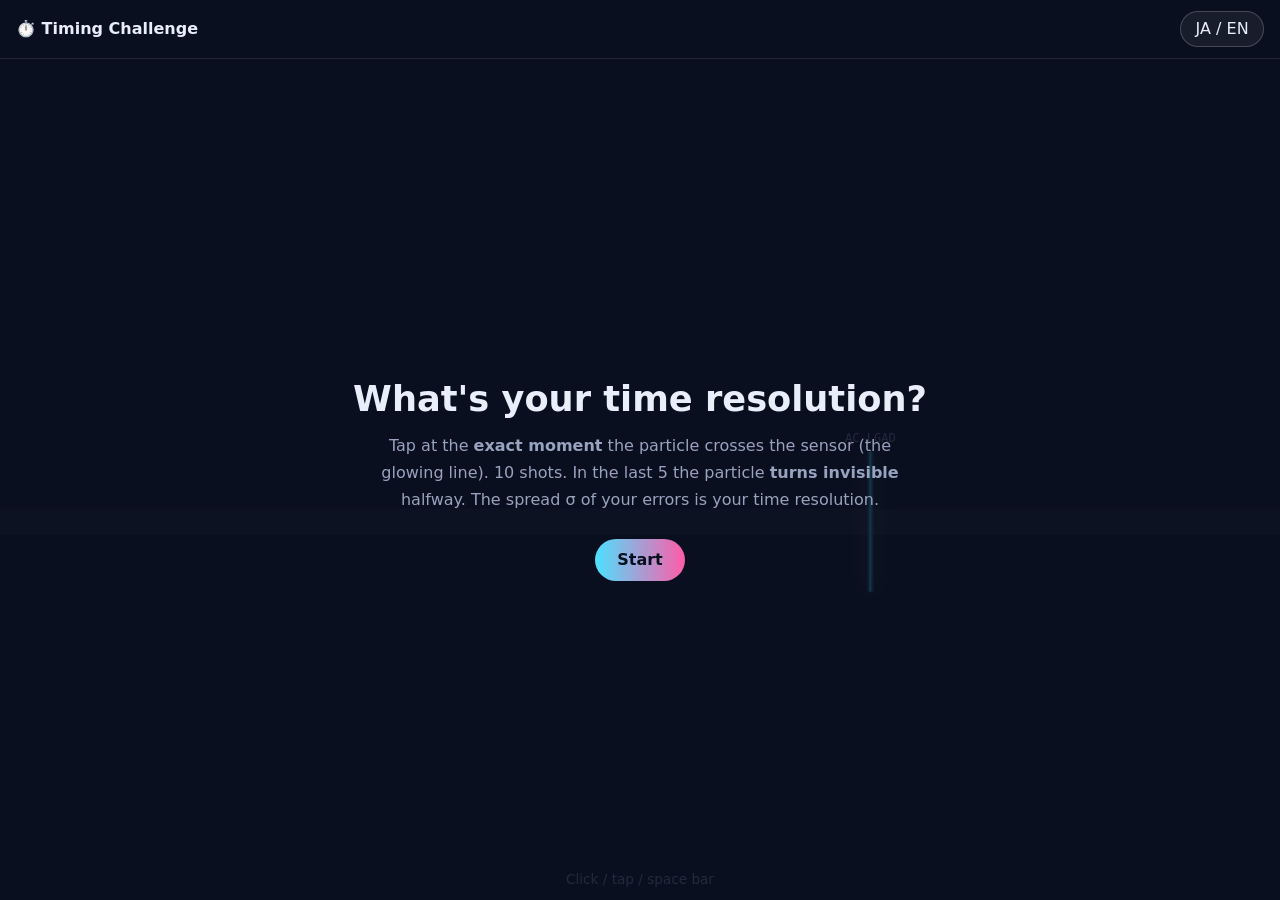
<file: games/timing-challenge/index.html>
<!DOCTYPE html>
<html lang="ja">
<head>
<meta charset="utf-8">
<meta name="viewport" content="width=device-width, initial-scale=1, user-scalable=no">
<title>Timing Challenge</title>
<style>
  :root { --bg:#0a0f1f; --fg:#e9eefb; --muted:#98a3c0; --c1:#4de1ff; --c2:#ff5ca8; --c3:#ffd166; --ok:#5ef0a0; }
  * { box-sizing: border-box; }
  html, body { margin:0; height:100%; background:var(--bg); color:var(--fg); font-family: Inter, "Noto Sans JP", system-ui, sans-serif; overflow:hidden; user-select:none; -webkit-user-select:none; touch-action:manipulation; }
  #wrap { position:relative; height:100%; display:flex; flex-direction:column; }
  header { display:flex; align-items:center; gap:.8rem; padding:.7rem 1rem; border-bottom:1px solid rgba(255,255,255,.1); }
  header h1 { font-size:1rem; margin:0; flex:1; }
  header .pill { font-family: ui-monospace, monospace; font-size:.8rem; color:var(--muted); }
  button { font:inherit; cursor:pointer; border-radius:999px; border:1px solid rgba(255,255,255,.2); background:rgba(255,255,255,.06); color:var(--fg); padding:.45rem .9rem; }
  button.primary { background:linear-gradient(90deg,var(--c1),var(--c2)); color:#07101f; border:0; font-weight:800; padding:.7rem 1.4rem; font-size:1rem; }
  #stage { position:relative; flex:1; min-height:200px; cursor:pointer; }
  #c { position:absolute; inset:0; width:100%; height:100%; display:block; }
  .overlay { position:absolute; inset:0; display:flex; flex-direction:column; align-items:center; justify-content:center; text-align:center; padding:1.5rem; gap:.8rem; background:rgba(10,15,31,.82); }
  .overlay.hidden { display:none; }
  .overlay h2 { margin:0; font-size:clamp(1.4rem,4vw,2.2rem); }
  .overlay p { margin:0; color:var(--muted); max-width:34rem; line-height:1.7; }
  .big { font-size:clamp(2.4rem,9vw,4.4rem); font-weight:900; font-family: ui-monospace, monospace; background:linear-gradient(90deg,var(--c1),var(--c2)); -webkit-background-clip:text; background-clip:text; color:transparent; }
  .rank { font-size:1.2rem; font-weight:800; color:var(--c3); }
  #hist { width:min(520px,90vw); height:150px; }
  #msg { position:absolute; left:0; right:0; top:14%; text-align:center; font-weight:800; font-size:clamp(1.2rem,4vw,1.8rem); pointer-events:none; text-shadow:0 2px 12px rgba(0,0,0,.6); }
  #hint { position:absolute; left:0; right:0; bottom:.8rem; text-align:center; color:var(--muted); font-size:.85rem; pointer-events:none; }
  .row { display:flex; gap:.6rem; flex-wrap:wrap; justify-content:center; }
  .stats { display:flex; gap:1.4rem; flex-wrap:wrap; justify-content:center; font-family:ui-monospace,monospace; font-size:.9rem; color:var(--muted); }
  .stats b { color:var(--fg); }
  [data-l="en"] .ja, [data-l="ja"] .en { display:none; }
</style>
</head>
<body>
<div id="wrap">
  <header>
    <h1>⏱️ <span class="ja">タイミング・チャレンジ</span><span class="en">Timing Challenge</span></h1>
    <span class="pill" id="shot"></span>
    <button id="lang" type="button">JA / EN</button>
  </header>
  <div id="stage">
    <canvas id="c"></canvas>
    <div id="msg"></div>
    <div id="hint"><span class="ja">クリック / タップ / スペースキー</span><span class="en">Click / tap / space bar</span></div>

    <div class="overlay" id="intro">
      <h2><span class="ja">あなたの「時間分解能」は？</span><span class="en">What's your time resolution?</span></h2>
      <p><span class="ja">粒子がセンサー（光る縦線）を通過する<b>その瞬間</b>にタップしてください。全10発。後半の5発は粒子が途中で<b>見えなくなります</b>。ズレのばらつき σ が、あなたの時間分解能です。</span>
        <span class="en">Tap at the <b>exact moment</b> the particle crosses the sensor (the glowing line). 10 shots. In the last 5 the particle <b>turns invisible</b> halfway. The spread σ of your errors is your time resolution.</span></p>
      <p class="stats" id="best"></p>
      <button class="primary" id="start" type="button"><span class="ja">スタート</span><span class="en">Start</span></button>
    </div>

    <div class="overlay hidden" id="result">
      <p><span class="ja">あなたの時間分解能</span><span class="en">Your time resolution</span></p>
      <div class="big" id="sigma"></div>
      <div class="rank" id="rank"></div>
      <canvas id="hist"></canvas>
      <div class="stats" id="rstats"></div>
      <p id="compare"></p>
      <div class="row">
        <button class="primary" id="again" type="button"><span class="ja">もう一回</span><span class="en">Play again</span></button>
      </div>
    </div>
  </div>
</div>
<script>
(function () {
  "use strict";
  var lang;
  try { lang = localStorage.getItem("lang"); } catch (e) {}
  lang = lang || ((navigator.language || "").toLowerCase().indexOf("ja") === 0 ? "ja" : "en");
  function setLang(l) { lang = l; document.body.setAttribute("data-l", l); document.documentElement.lang = l; try { localStorage.setItem("lang", l); } catch (e) {} if (state === "done") showResult(); if (window.__best) window.__best(); }
  window.addEventListener("storage", function (e) { if (e.key === "lang" && e.newValue) setLang(e.newValue); });
  document.getElementById("lang").addEventListener("click", function (e) { e.stopPropagation(); setLang(lang === "ja" ? "en" : "ja"); });
  var T = function (ja, en) { return lang === "ja" ? ja : en; };

  var cv = document.getElementById("c"), ctx = cv.getContext("2d");
  var stage = document.getElementById("stage");
  var W = 0, H = 0;
  function size() {
    var r = stage.getBoundingClientRect(), d = Math.min(window.devicePixelRatio || 1, 2);
    W = r.width; H = r.height; cv.width = W * d; cv.height = H * d; ctx.setTransform(d, 0, 0, d, 0, 0);
  }
  window.addEventListener("resize", size); size();

  var SHOTS = 10, GHOST_FROM = 5, MISS_MS = 350;
  var state = "intro", shot = 0, errors = [], misses = 0;
  var p = null; // current particle {t0, v, x0, xs, tc, ghost, pressed}
  var msgEl = document.getElementById("msg"), shotEl = document.getElementById("shot");
  var trail = [];

  function sensorX() { return W * 0.68; }
  function launch() {
    var dur = 650 + Math.random() * 900; // ms to reach the sensor
    var x0 = -20, xs = sensorX();
    var t0 = performance.now() + 700 + Math.random() * 900;
    p = { t0: t0, x0: x0, xs: xs, v: (xs - x0) / dur, tc: t0 + dur, ghost: shot >= GHOST_FROM, pressed: false };
    trail = [];
    state = "flying";
    shotEl.textContent = (shot + 1) + " / " + SHOTS + (p.ghost ? " 👻" : "");
    msgEl.textContent = p.ghost ? T("👻 ゴースト：途中で消えます", "👻 Ghost: it will vanish") : "";
    msgEl.style.color = "var(--muted)";
  }

  function press(ts) {
    if (state !== "flying" || !p || p.pressed) return;
    var now = performance.now();
    if (now < p.t0) { // pressed before launch: false start
      msgEl.textContent = T("フライング！", "False start!"); msgEl.style.color = "var(--c2)";
      p.t0 += 600; p.tc += 600; return;
    }
    p.pressed = true;
    var t = (ts && Math.abs(ts - now) < 1000) ? ts : now;
    var err = t - p.tc;
    errors.push(err);
    var s = (err >= 0 ? "+" : "−") + Math.abs(err).toFixed(0) + " ms";
    msgEl.textContent = s + "  " + (Math.abs(err) < 10 ? T("ドンピシャ！", "Spot on!") : err < 0 ? T("早い", "early") : T("遅い", "late"));
    msgEl.style.color = Math.abs(err) < 10 ? "var(--ok)" : Math.abs(err) < 40 ? "var(--c3)" : "var(--c2)";
    next();
  }
  function next() {
    shot++;
    state = "between";
    setTimeout(function () { if (shot >= SHOTS) finish(); else launch(); }, 900);
  }

  stage.addEventListener("pointerdown", function (e) { if (e.target.closest("button")) return; press(e.timeStamp); });
  document.addEventListener("keydown", function (e) {
    if (e.code === "Space" || e.key === " " || e.key === "Enter") {
      e.preventDefault();
      if (state === "intro" || state === "done") { start(); return; }
      if (!e.repeat) press(e.timeStamp);
    }
  });

  function start() {
    document.getElementById("intro").classList.add("hidden");
    document.getElementById("result").classList.add("hidden");
    shot = 0; errors = []; misses = 0; launch();
  }
  document.getElementById("start").addEventListener("click", function (e) { e.stopPropagation(); start(); });
  document.getElementById("again").addEventListener("click", function (e) { e.stopPropagation(); start(); });

  function stats(a) {
    var n = a.length; if (!n) return { mean: 0, sd: 0 };
    var m = a.reduce(function (s, x) { return s + x; }, 0) / n;
    var v = a.reduce(function (s, x) { return s + (x - m) * (x - m); }, 0) / Math.max(1, n - 1);
    return { mean: m, sd: Math.sqrt(v) };
  }
  function rank(sd) {
    if (sd < 10) return T("🏆 人間 LGAD 級", "🏆 Human-LGAD class");
    if (sd < 20) return T("🥇 光電子増倍管 級", "🥇 Photomultiplier class");
    if (sd < 35) return T("🥈 シンチレーター 級", "🥈 Scintillator class");
    if (sd < 60) return T("🥉 ストップウォッチ 級", "🥉 Stopwatch class");
    return T("🌞 日時計 級", "🌞 Sundial class");
  }
  function fmtBig(x) {
    if (lang === "ja") {
      if (x >= 1e8) return (x / 1e8).toFixed(1) + " 億";
      if (x >= 1e4) return (x / 1e4).toFixed(0) + " 万";
      return Math.round(x).toString();
    }
    if (x >= 1e9) return (x / 1e9).toFixed(1) + " billion";
    if (x >= 1e6) return (x / 1e6).toFixed(0) + " million";
    return Math.round(x).toString();
  }

  var last = null;
  function finish() {
    state = "done"; shotEl.textContent = ""; msgEl.textContent = "";
    var s = stats(errors);
    last = s;
    var best = null; try { best = parseFloat(localStorage.getItem("tc-best")); } catch (e) {}
    if (errors.length >= 3 && (!best || s.sd < best)) { try { localStorage.setItem("tc-best", s.sd.toFixed(1)); } catch (e) {} }
    showResult();
    window.__best();
  }
  function showResult() {
    var s = last; if (!s) return;
    document.getElementById("result").classList.remove("hidden");
    document.getElementById("sigma").textContent = errors.length >= 2 ? "σ = " + s.sd.toFixed(1) + " ms" : "—";
    document.getElementById("rank").textContent = errors.length >= 2 ? rank(s.sd) : T("記録不足…", "Not enough hits…");
    var vis = errors.slice(0, GHOST_FROM), gh = errors.slice(GHOST_FROM);
    document.getElementById("rstats").innerHTML =
      T("平均のずれ", "Mean offset") + " <b>" + (s.mean >= 0 ? "+" : "") + s.mean.toFixed(1) + " ms</b> · " +
      T("見える", "Visible") + " σ <b>" + stats(vis).sd.toFixed(1) + "</b> · " + T("ゴースト", "Ghost") + " σ <b>" + stats(gh).sd.toFixed(1) + "</b>" +
      (misses ? " · " + T("ミス", "Missed") + " <b>" + misses + "</b>" : "");
    var ratio = s.sd * 1e-3 / 30e-12;
    document.getElementById("compare").innerHTML = T(
      "AC-LGAD の時間分解能は約 30 ピコ秒。あなたより約 <b>" + fmtBig(ratio) + "倍</b> 正確です。平均のずれは、実際の検出器でいう「タイムウォーク（系統的な遅れ）」のようなもの。補正すれば消せますが、ばらつき σ は消せません。",
      "An AC-LGAD resolves about 30 picoseconds — roughly <b>" + fmtBig(ratio) + " times</b> better than you. Your mean offset is like a detector's “time walk”: a systematic shift you can calibrate away. The spread σ, however, stays.");
    drawHist(s);
  }
  function drawHist(s) {
    var c = document.getElementById("hist"), x = c.getContext("2d");
    var r = c.getBoundingClientRect(), d = Math.min(window.devicePixelRatio || 1, 2);
    c.width = r.width * d; c.height = r.height * d; x.setTransform(d, 0, 0, d, 0, 0);
    var w = r.width, h = r.height, lo = -150, hi = 150, bins = 15, bw = (hi - lo) / bins;
    var counts = new Array(bins).fill(0);
    errors.forEach(function (e) { var i = Math.floor((Math.max(lo, Math.min(hi - 0.01, e)) - lo) / bw); counts[i]++; });
    var maxC = Math.max(1, Math.max.apply(null, counts));
    x.clearRect(0, 0, w, h);
    var X = function (t) { return 10 + (t - lo) / (hi - lo) * (w - 20); };
    var base = h - 20;
    counts.forEach(function (n, i) {
      var bh = n / maxC * (base - 10);
      x.fillStyle = "rgba(77,225,255,.6)";
      x.fillRect(X(lo + i * bw) + 1, base - bh, (w - 20) / bins - 2, bh);
    });
    if (errors.length >= 2 && s.sd > 0) {
      x.beginPath();
      for (var i = 0; i <= 150; i++) {
        var t = lo + (hi - lo) * i / 150;
        var y = Math.exp(-0.5 * Math.pow((t - s.mean) / s.sd, 2)) * errors.length * bw / (s.sd * Math.sqrt(2 * Math.PI));
        var py = base - y / maxC * (base - 10);
        if (i) x.lineTo(X(t), py); else x.moveTo(X(t), py);
      }
      x.strokeStyle = "#ff5ca8"; x.lineWidth = 2; x.stroke();
    }
    x.strokeStyle = "rgba(255,255,255,.3)"; x.beginPath(); x.moveTo(10, base); x.lineTo(w - 10, base); x.moveTo(X(0), base); x.lineTo(X(0), 6); x.stroke();
    x.fillStyle = "#98a3c0"; x.font = "11px ui-monospace, monospace"; x.textAlign = "center";
    [-150, -100, -50, 0, 50, 100, 150].forEach(function (t) { x.fillText((t > 0 ? "+" : "") + t, X(t), h - 5); });
  }

  function loop(now) {
    ctx.clearRect(0, 0, W, H);
    var cy = H * 0.55, xs = sensorX();
    // beam pipe
    ctx.strokeStyle = "rgba(255,255,255,.08)"; ctx.lineWidth = 26;
    ctx.beginPath(); ctx.moveTo(0, cy); ctx.lineTo(W, cy); ctx.stroke();
    // sensor
    var flash = p && p.pressed ? Math.max(0, 1 - (now - p.tc) / 400) : 0;
    ctx.fillStyle = "rgba(77,225,255," + (0.35 + 0.5 * flash) + ")";
    ctx.fillRect(xs - 3, cy - 70, 6, 140);
    ctx.shadowColor = "#4de1ff"; ctx.shadowBlur = 20;
    ctx.fillStyle = "#4de1ff"; ctx.fillRect(xs - 1, cy - 70, 2, 140); ctx.shadowBlur = 0;
    ctx.fillStyle = "#98a3c0"; ctx.font = "12px ui-monospace, monospace"; ctx.textAlign = "center";
    ctx.fillText("AC-LGAD", xs, cy - 80);
    if (p && state !== "intro") {
      var x = p.x0 + p.v * (now - p.t0);
      var ghostX = p.x0 + (p.xs - p.x0) * 0.45;
      if (now >= p.t0 && x < W + 30) {
        var show = !p.ghost || x < ghostX;
        if (show) {
          trail.push(x); if (trail.length > 14) trail.shift();
          for (var i = 0; i < trail.length; i++) {
            ctx.globalAlpha = i / trail.length * 0.5;
            ctx.fillStyle = "#ff5ca8"; ctx.beginPath(); ctx.arc(trail[i], cy, 5, 0, Math.PI * 2); ctx.fill();
          }
          ctx.globalAlpha = 1;
          ctx.shadowColor = "#ff5ca8"; ctx.shadowBlur = 18;
          ctx.fillStyle = "#fff"; ctx.beginPath(); ctx.arc(x, cy, 8, 0, Math.PI * 2); ctx.fill(); ctx.shadowBlur = 0;
        } else if (x < ghostX + 40) {
          ctx.globalAlpha = Math.max(0, 1 - (x - ghostX) / 40);
          ctx.fillStyle = "#fff"; ctx.beginPath(); ctx.arc(x, cy, 8, 0, Math.PI * 2); ctx.fill(); ctx.globalAlpha = 1;
        }
      }
      if (p.pressed) {
        // show where the particle really was at the press (true crossing marker)
        ctx.fillStyle = "rgba(94,240,160,.9)"; ctx.beginPath(); ctx.arc(xs, cy, 5, 0, Math.PI * 2); ctx.fill();
      }
      if (state === "flying" && !p.pressed && now > p.tc + MISS_MS) {
        misses++; p.pressed = true;
        msgEl.textContent = T("ミス！（反応なし）", "Missed!"); msgEl.style.color = "var(--c2)";
        next();
      }
    }
    requestAnimationFrame(loop);
  }

  window.__best = function () {
    var best = null; try { best = localStorage.getItem("tc-best"); } catch (e) {}
    document.getElementById("best").innerHTML = best ? T("自己ベスト", "Personal best") + ": <b>σ = " + best + " ms</b>" : "";
  };
  setLang(lang);
  requestAnimationFrame(loop);
})();
</script>
</body>
</html>
</file>
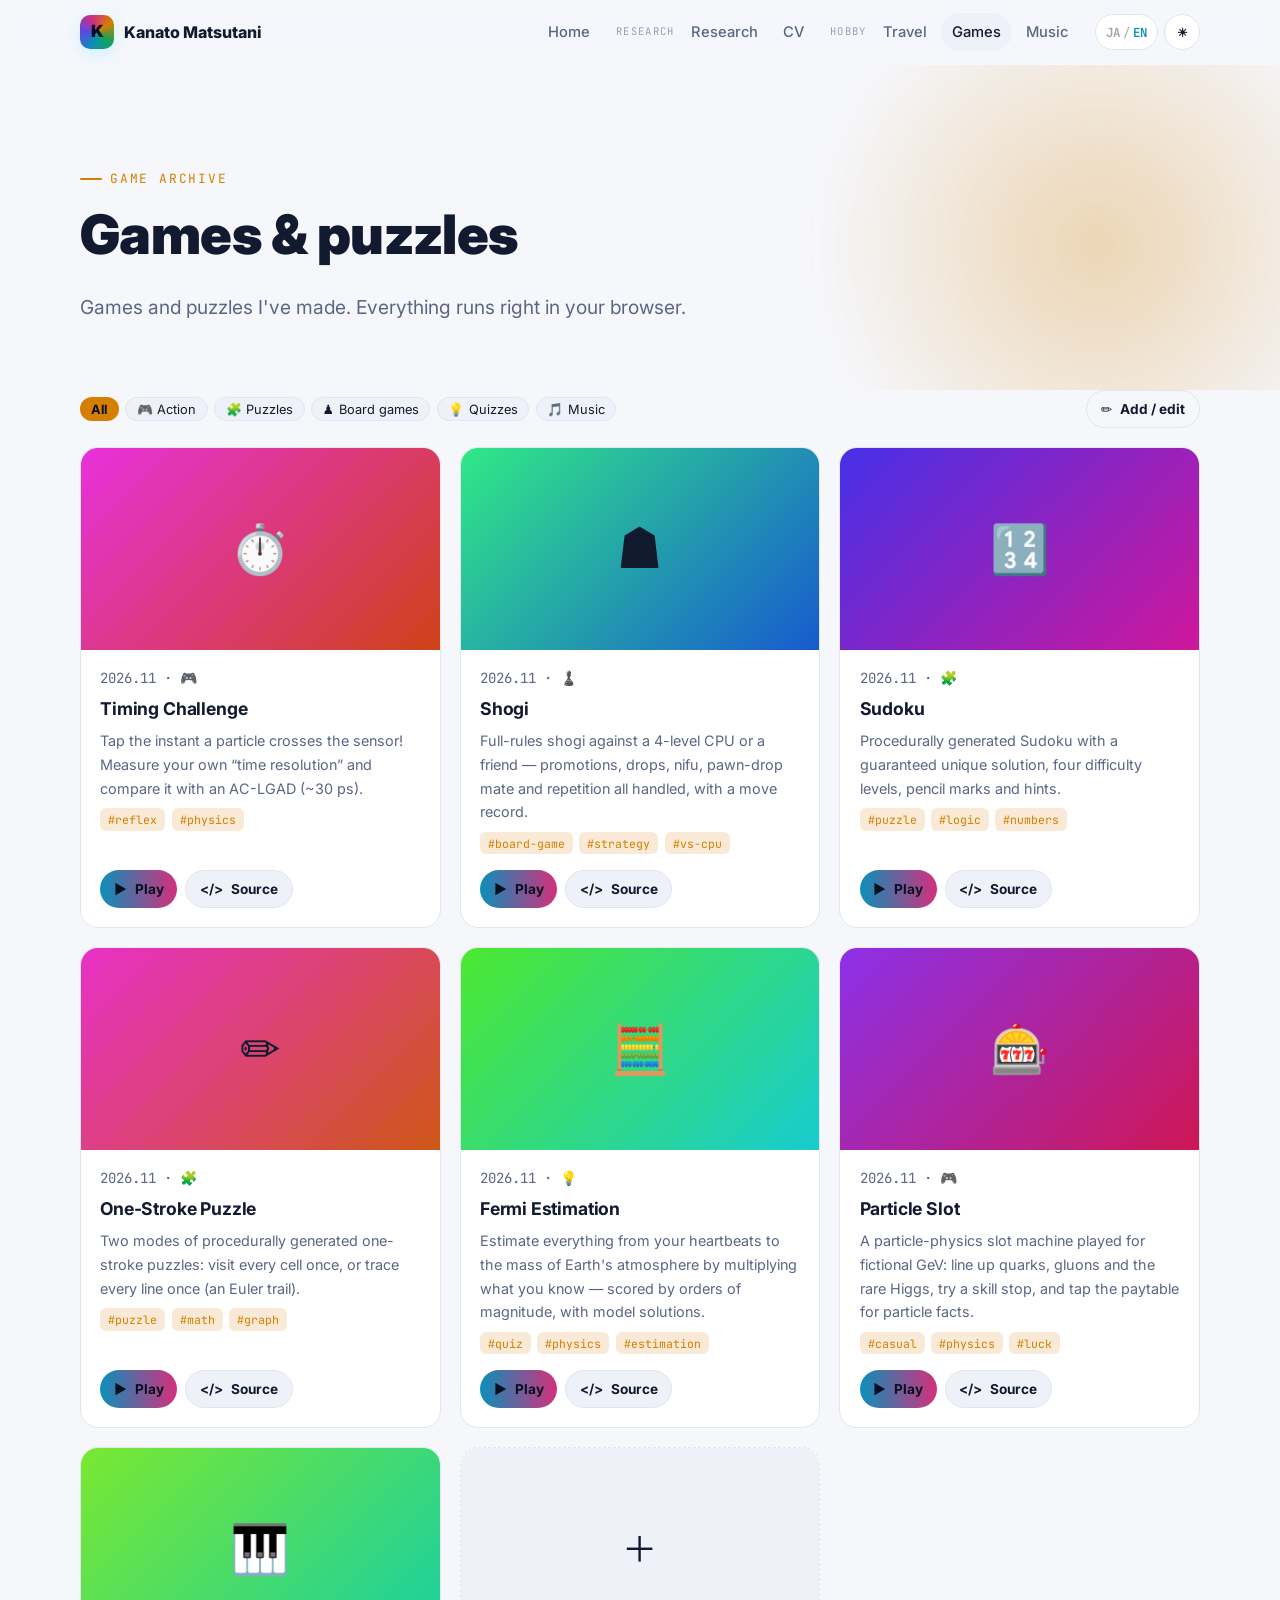
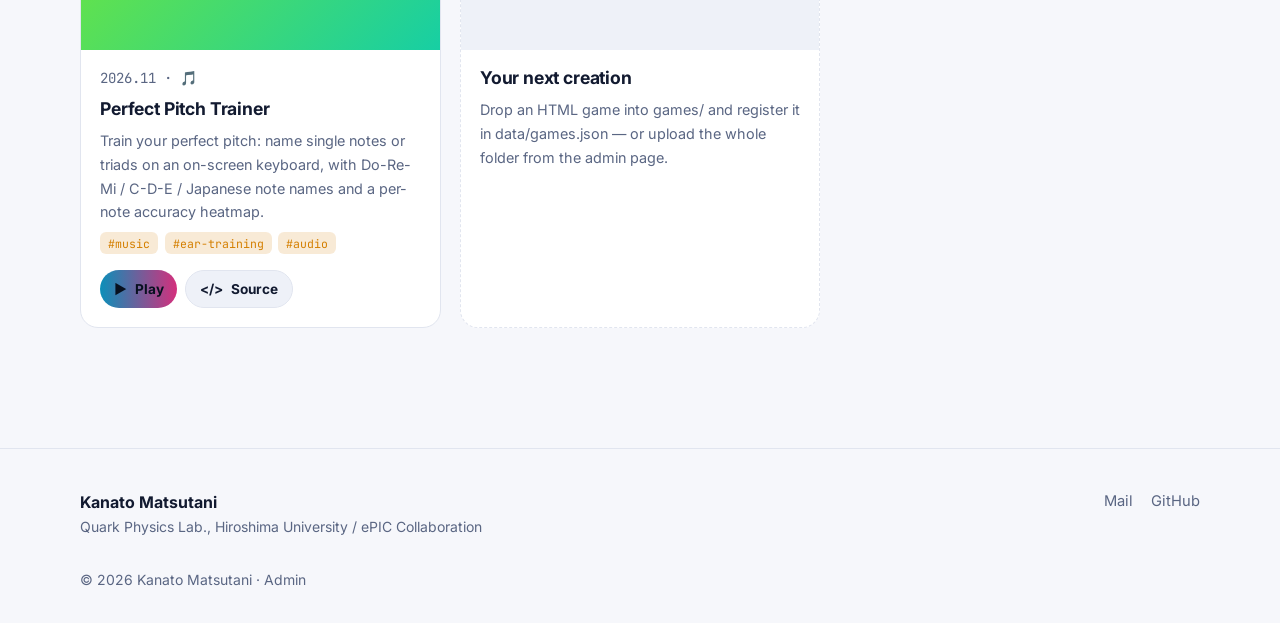
<file: hobby/games/index.html>
<!DOCTYPE html>
<html lang="ja" data-root="../../" data-title-ja="ゲーム・パズル | 松谷 奏" data-title-en="Games & Puzzles | Kanato Matsutani">
<head>
  <meta charset="utf-8">
  <meta name="viewport" content="width=device-width, initial-scale=1">
  <title>ゲーム・パズル | 松谷 奏</title>
  <meta name="description" content="Games and puzzles made by Kanato Matsutani — playable in the browser.">
  <link rel="icon" href="../../assets/img/favicon.svg" type="image/svg+xml">
  <link rel="stylesheet" href="../../assets/css/style.css">
  <script src="../../assets/js/main.js"></script>
</head>
<body data-page="games" class="sec-games">
<main>
  <header class="page-hero">
    <div class="container">
      <p class="eyebrow">Game archive</p>
      <h1><span lang="ja">ゲーム・パズル保管庫</span><span lang="en">Games &amp; puzzles</span></h1>
      <p class="lead"><span lang="ja">自作のゲームやパズルを置いています。すべてブラウザでそのまま遊べます。</span>
        <span lang="en">Games and puzzles I've made. Everything runs right in your browser.</span></p>
    </div>
  </header>
  <section style="padding-top:0">
    <div class="container">
      <div style="display:flex;flex-wrap:wrap;gap:.6rem;align-items:center;justify-content:space-between;margin-bottom:1.2rem">
        <div class="chips" id="g-filter"></div>
        <a class="btn btn-sm btn-ghost" href="../../admin/index.html#games">✏️ <span lang="ja">追加・編集</span><span lang="en">Add / edit</span></a>
      </div>
      <div class="game-grid" id="g-grid"></div>
    </div>
  </section>
</main>

<div class="game-modal" id="g-modal" role="dialog" aria-modal="true">
  <div class="game-frame-wrap">
    <div class="game-frame-bar">
      <strong id="g-title"></strong>
      <a class="btn btn-sm" id="g-newtab" href="#" target="_blank" rel="noopener">↗ <span lang="ja">新しいタブ</span><span lang="en">New tab</span></a>
      <button class="btn btn-sm" type="button" id="g-close">✕</button>
    </div>
    <iframe id="g-frame" title="Game" allow="fullscreen; autoplay; gamepad"></iframe>
  </div>
</div>
<script src="../../assets/js/games.js"></script>
</body>
</html>
</file>
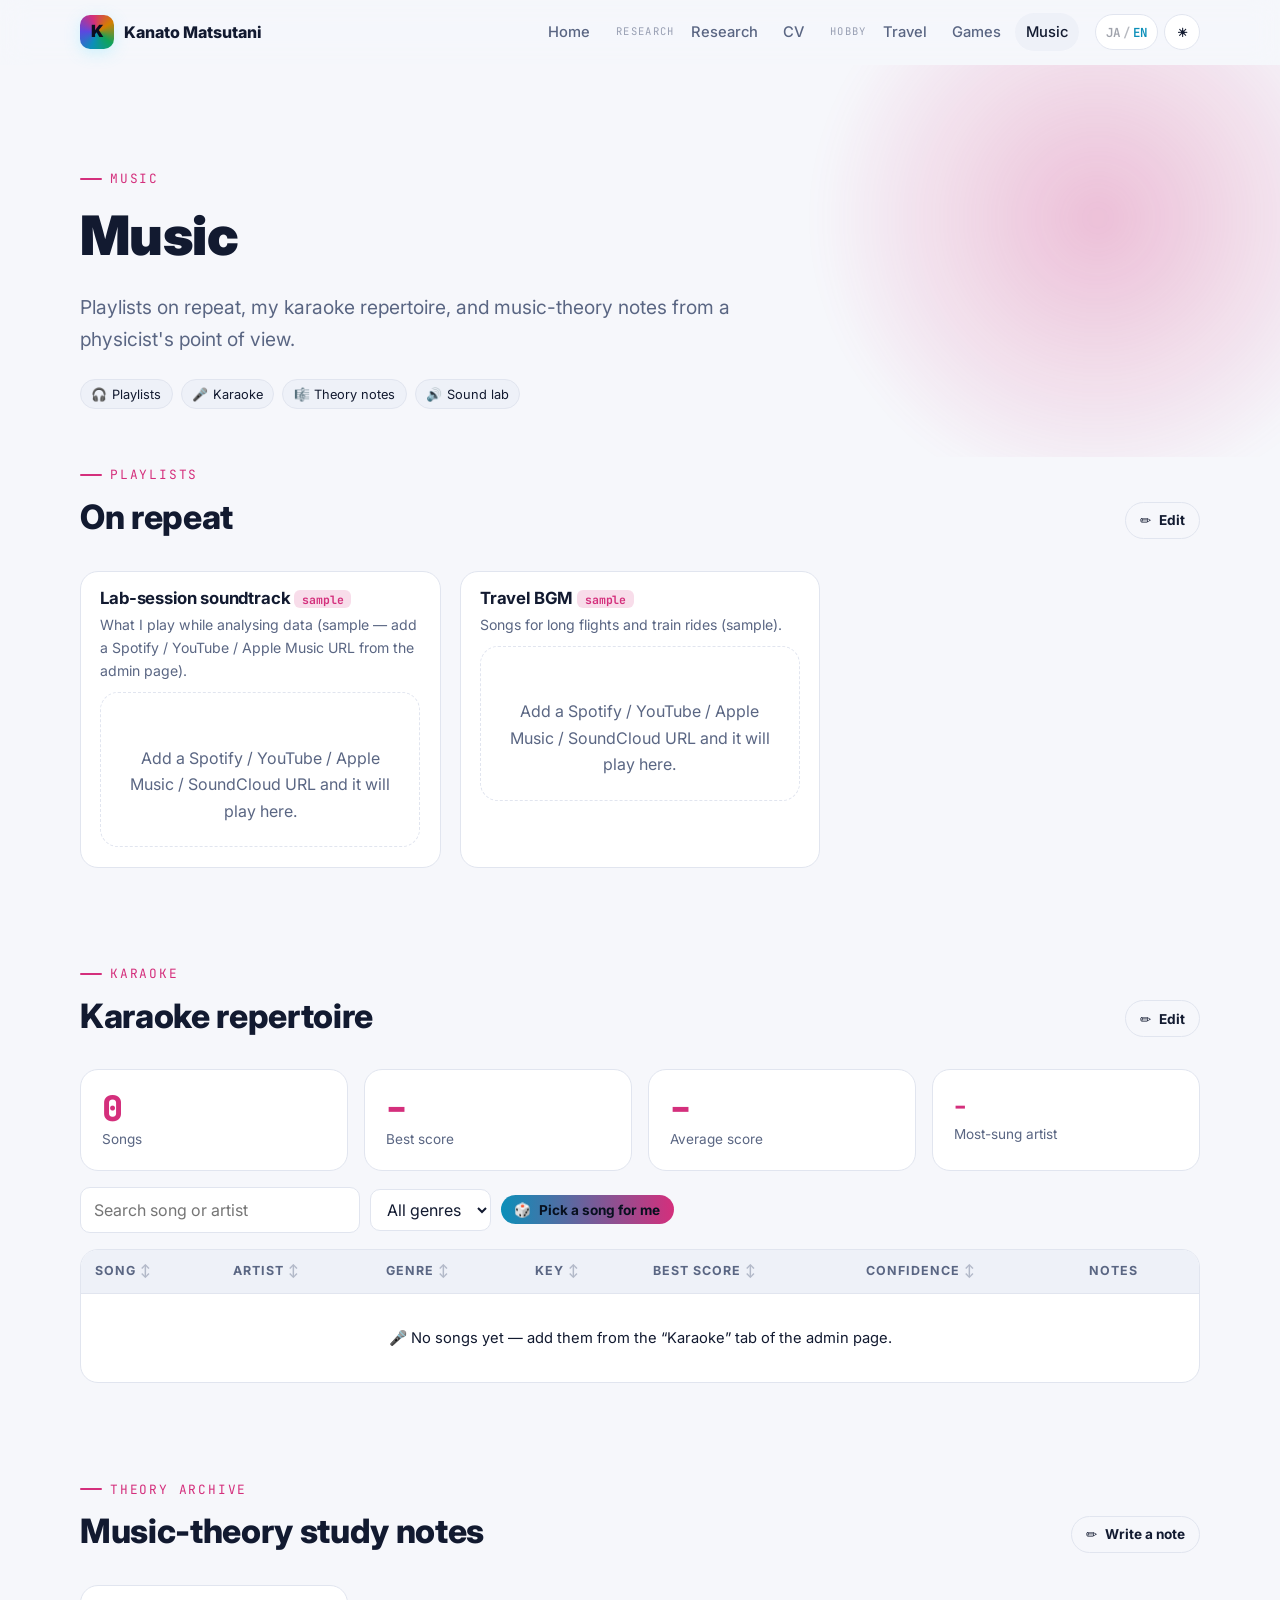
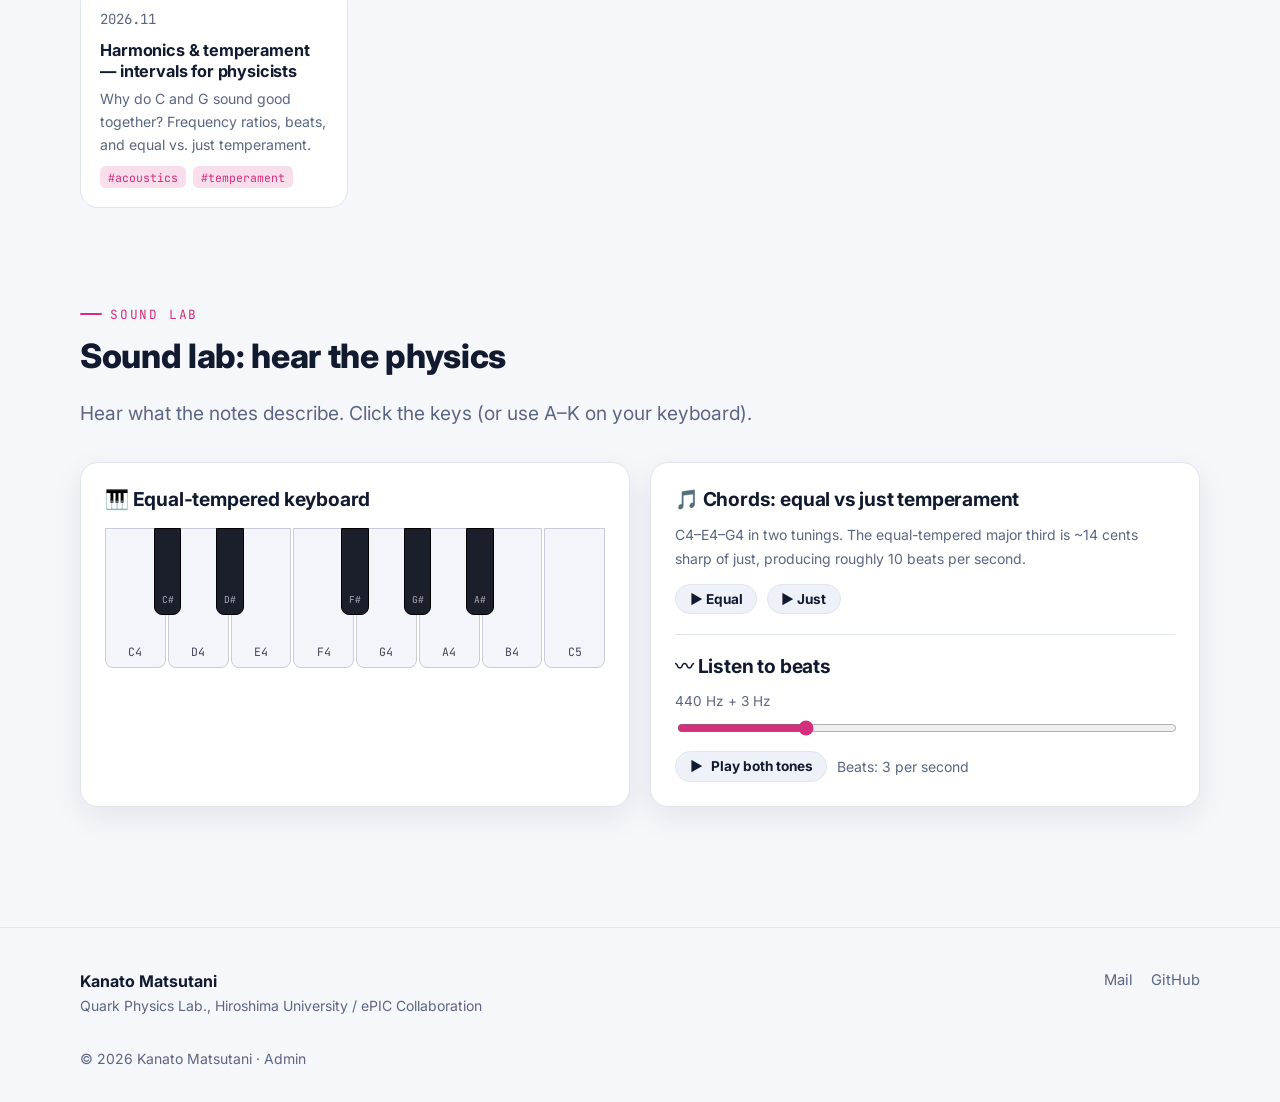
<file: hobby/music/index.html>
<!DOCTYPE html>
<html lang="ja" data-root="../../" data-title-ja="音楽 | 松谷 奏" data-title-en="Music | Kanato Matsutani">
<head>
  <meta charset="utf-8">
  <meta name="viewport" content="width=device-width, initial-scale=1">
  <title>音楽 | 松谷 奏</title>
  <meta name="description" content="Playlists, karaoke repertoire and music-theory notes of Kanato Matsutani.">
  <link rel="icon" href="../../assets/img/favicon.svg" type="image/svg+xml">
  <link rel="stylesheet" href="../../assets/css/style.css">
  <script src="../../assets/js/main.js"></script>
</head>
<body data-page="music" class="sec-music">
<main>
  <header class="page-hero">
    <div class="container">
      <p class="eyebrow">Music <span class="eq" aria-hidden="true"><i></i><i></i><i></i><i></i></span></p>
      <h1><span lang="ja">音楽のこと</span><span lang="en">Music</span></h1>
      <p class="lead"><span lang="ja">よく聴くプレイリスト、カラオケの持ち歌、そして物理屋目線の音楽理論ノート。</span>
        <span lang="en">Playlists on repeat, my karaoke repertoire, and music-theory notes from a physicist's point of view.</span></p>
      <nav class="story-nav">
        <a class="chip" href="#playlists">🎧 <span lang="ja">プレイリスト</span><span lang="en">Playlists</span></a>
        <a class="chip" href="#karaoke">🎤 <span lang="ja">カラオケ</span><span lang="en">Karaoke</span></a>
        <a class="chip" href="#theory">🎼 <span lang="ja">音楽理論ノート</span><span lang="en">Theory notes</span></a>
        <a class="chip" href="#lab">🔊 <span lang="ja">サウンドラボ</span><span lang="en">Sound lab</span></a>
      </nav>
    </div>
  </header>

  <section id="playlists" style="padding-top:0">
    <div class="container">
      <div class="section-head reveal" style="display:flex;justify-content:space-between;align-items:end;flex-wrap:wrap;gap:1rem">
        <div><p class="eyebrow">Playlists</p><h2 style="margin:0"><span lang="ja">よく聴くプレイリスト</span><span lang="en">On repeat</span></h2></div>
        <a class="btn btn-sm btn-ghost" href="../../admin/index.html#playlists">✏️ <span lang="ja">編集</span><span lang="en">Edit</span></a>
      </div>
      <div class="playlist-grid" id="m-playlists"></div>
    </div>
  </section>

  <section id="karaoke" style="padding-top:0">
    <div class="container">
      <div class="section-head reveal" style="display:flex;justify-content:space-between;align-items:end;flex-wrap:wrap;gap:1rem">
        <div><p class="eyebrow">Karaoke</p><h2 style="margin:0"><span lang="ja">カラオケの持ち歌</span><span lang="en">Karaoke repertoire</span></h2></div>
        <a class="btn btn-sm btn-ghost" href="../../admin/index.html#karaoke">✏️ <span lang="ja">編集</span><span lang="en">Edit</span></a>
      </div>
      <div class="stats reveal" id="k-stats" style="margin-bottom:1rem"></div>
      <div class="karaoke-tools">
        <input type="search" id="k-search" data-ph-ja="曲名・アーティストで検索" data-ph-en="Search song or artist" placeholder="Search">
        <select id="k-genre" style="width:auto"></select>
        <button class="btn btn-sm btn-primary" type="button" id="k-roulette">🎲 <span lang="ja">今日の一曲</span><span lang="en">Pick a song for me</span></button>
        <span class="roulette" id="k-pick" aria-live="polite"></span>
      </div>
      <div class="table-wrap">
        <table>
          <thead><tr>
            <th data-sort="song"><span lang="ja">曲名</span><span lang="en">Song</span></th>
            <th data-sort="artist"><span lang="ja">アーティスト</span><span lang="en">Artist</span></th>
            <th data-sort="genre"><span lang="ja">ジャンル</span><span lang="en">Genre</span></th>
            <th data-sort="key"><span lang="ja">キー</span><span lang="en">Key</span></th>
            <th data-sort="score"><span lang="ja">最高点</span><span lang="en">Best score</span></th>
            <th data-sort="rating"><span lang="ja">得意度</span><span lang="en">Confidence</span></th>
            <th><span lang="ja">メモ</span><span lang="en">Notes</span></th>
          </tr></thead>
          <tbody id="k-body"></tbody>
        </table>
      </div>
    </div>
  </section>

  <section id="theory" style="padding-top:0">
    <div class="container">
      <div class="section-head reveal" style="display:flex;justify-content:space-between;align-items:end;flex-wrap:wrap;gap:1rem">
        <div><p class="eyebrow">Theory archive</p><h2 style="margin:0"><span lang="ja">音楽理論 勉強ノート</span><span lang="en">Music-theory study notes</span></h2></div>
        <a class="btn btn-sm btn-ghost" href="../../admin/index.html#theory">✏️ <span lang="ja">ノートを書く</span><span lang="en">Write a note</span></a>
      </div>
      <div class="note-grid" id="m-notes"></div>
      <article class="card note-view prose hidden" id="m-note"></article>
    </div>
  </section>

  <section id="lab" style="padding-top:0">
    <div class="container">
      <div class="section-head reveal">
        <p class="eyebrow">Sound lab</p>
        <h2><span lang="ja">サウンドラボ：耳で確かめる物理</span><span lang="en">Sound lab: hear the physics</span></h2>
        <p class="lead"><span lang="ja">ノートの内容を実際に音で。鍵盤はクリック（または A〜K キー）で鳴ります。</span><span lang="en">Hear what the notes describe. Click the keys (or use A–K on your keyboard).</span></p>
      </div>
      <div class="grid grid-2">
        <div class="card reveal">
          <h3>🎹 <span lang="ja">平均律の鍵盤</span><span lang="en">Equal-tempered keyboard</span></h3>
          <div class="keyboard" id="kbd"></div>
          <p class="muted small mono" id="kbd-freq">&nbsp;</p>
        </div>
        <div class="card reveal">
          <h3>🎵 <span lang="ja">和音の聴き比べ：平均律 vs 純正律</span><span lang="en">Chords: equal vs just temperament</span></h3>
          <p class="muted small"><span lang="ja">ド・ミ・ソ（C4–E4–G4）を2つの音律で。平均律の長3度は純正より約 14 セント高く、毎秒約 10 回の「うなり」が聞こえます。</span>
            <span lang="en">C4–E4–G4 in two tunings. The equal-tempered major third is ~14 cents sharp of just, producing roughly 10 beats per second.</span></p>
          <div class="lab-row">
            <button class="btn btn-sm" type="button" data-chord="et"><span lang="ja">▶ 平均律</span><span lang="en">▶ Equal</span></button>
            <button class="btn btn-sm" type="button" data-chord="just"><span lang="ja">▶ 純正律</span><span lang="en">▶ Just</span></button>
          </div>
          <hr style="margin:1.2rem 0">
          <h3>〰 <span lang="ja">うなりを聴く</span><span lang="en">Listen to beats</span></h3>
          <label for="beat-df">440 Hz + <output id="beat-o">3</output> Hz</label>
          <input type="range" id="beat-df" min="0" max="12" step="0.5" value="3">
          <div class="lab-row" style="margin-top:.5rem">
            <button class="btn btn-sm" type="button" id="beat-play">▶ <span lang="ja">2つの音を同時に鳴らす</span><span lang="en">Play both tones</span></button>
            <span class="muted small" id="beat-txt"></span>
          </div>
        </div>
      </div>
    </div>
  </section>
</main>
<script src="../../assets/vendor/marked.umd.js"></script>
<script src="../../assets/js/music.js"></script>
</body>
</html>
</file>
<file: assets/css/style.css>
/* =========================================================
   Kanato Matsutani — personal site
   ========================================================= */
@import url("https://fonts.googleapis.com/css2?family=Inter:wght@400;500;700;800&family=Noto+Sans+JP:wght@400;500;700;900&family=JetBrains+Mono:wght@400;600&display=swap");

:root {
  --font: "Inter", "Noto Sans JP", system-ui, -apple-system, "Hiragino Sans", "Yu Gothic UI", sans-serif;
  --mono: "JetBrains Mono", ui-monospace, SFMono-Regular, Menlo, monospace;
  --radius: 18px;
  --radius-sm: 10px;
  --maxw: 1120px;
  --ease: cubic-bezier(.2, .8, .2, 1);

  /* section colours */
  --c-research: #4de1ff;
  --c-cv: #8b7bff;
  --c-travel: #5ef0a0;
  --c-games: #ffb84d;
  --c-music: #ff5ca8;
}

html[data-theme="dark"] {
  --bg: #0a0f1f;
  --bg-2: #0f1630;
  --surface: rgba(255, 255, 255, .045);
  --surface-2: rgba(255, 255, 255, .08);
  --line: rgba(255, 255, 255, .11);
  --text: #e9eefb;
  --muted: #98a3c0;
  --accent: #4de1ff;
  --accent-2: #ff5ca8;
  --accent-3: #ffd166;
  --shadow: 0 10px 40px rgba(0, 0, 0, .35);
  --glow: 0 0 0 1px rgba(77, 225, 255, .25), 0 10px 40px rgba(77, 225, 255, .12);
  color-scheme: dark;
}
html[data-theme="light"] {
  --bg: #f6f7fb;
  --bg-2: #ffffff;
  --surface: #ffffff;
  --surface-2: #eef1f8;
  --line: #e1e5ef;
  --text: #121a30;
  --muted: #5a6683;
  --accent: #0b8fb9;
  --accent-2: #d42f7c;
  --accent-3: #b47b00;
  --shadow: 0 10px 30px rgba(20, 30, 60, .08);
  --glow: 0 0 0 1px rgba(11, 143, 185, .25), 0 10px 30px rgba(11, 143, 185, .12);
  --c-research: #0b8fb9;
  --c-cv: #5b48e0;
  --c-travel: #10a35b;
  --c-games: #d47f00;
  --c-music: #d42f7c;
  color-scheme: light;
}

/* ---------- language switching ---------- */
html[data-lang="ja"] body [lang="en"],
html[data-lang="en"] body [lang="ja"] { display: none !important; }

/* ---------- base ---------- */
*, *::before, *::after { box-sizing: border-box; }
html { scroll-behavior: smooth; -webkit-text-size-adjust: 100%; }
body {
  margin: 0;
  font-family: var(--font);
  background: var(--bg);
  color: var(--text);
  line-height: 1.75;
  font-size: 16px;
  min-height: 100vh;
  display: flex;
  flex-direction: column;
  transition: background .3s, color .3s;
}
html[data-lang="en"] body { line-height: 1.65; }
main { flex: 1; }
img { max-width: 100%; display: block; }
a { color: var(--accent); text-decoration: none; }
a:hover { text-decoration: underline; text-underline-offset: 3px; }
h1, h2, h3, h4 { line-height: 1.3; margin: 0 0 .6em; letter-spacing: -.01em; }
h1 { font-size: clamp(2rem, 5vw, 3.4rem); font-weight: 900; }
h2 { font-size: clamp(1.5rem, 3vw, 2.1rem); font-weight: 800; }
h3 { font-size: 1.2rem; font-weight: 700; }
p { margin: 0 0 1em; }
code, kbd { font-family: var(--mono); font-size: .9em; background: var(--surface-2); padding: .1em .4em; border-radius: 6px; }
hr { border: 0; border-top: 1px solid var(--line); margin: 2rem 0; }
::selection { background: var(--accent); color: #000; }

.container { width: min(var(--maxw), 100% - 2.5rem); margin-inline: auto; }
.narrow { width: min(820px, 100% - 2.5rem); margin-inline: auto; }
.muted { color: var(--muted); }
.small { font-size: .875rem; }
.mono { font-family: var(--mono); }
.center { text-align: center; }
.sr-only { position: absolute; width: 1px; height: 1px; overflow: hidden; clip: rect(0 0 0 0); white-space: nowrap; }
.hidden { display: none !important; }

section { padding: clamp(3rem, 7vw, 5.5rem) 0; }
.section-head { margin-bottom: 2rem; }
.eyebrow {
  display: inline-flex; align-items: center; gap: .5rem;
  font-family: var(--mono); font-size: .8rem; letter-spacing: .14em; text-transform: uppercase;
  color: var(--sec, var(--accent)); margin-bottom: .6rem;
}
.eyebrow::before { content: ""; width: 22px; height: 2px; background: currentColor; border-radius: 2px; }
.lead { font-size: clamp(1.05rem, 1.6vw, 1.2rem); color: var(--muted); max-width: 62ch; }
.grad {
  background: linear-gradient(90deg, var(--accent), var(--accent-2));
  -webkit-background-clip: text; background-clip: text; color: transparent;
}

/* ---------- header ---------- */
.site-header {
  position: sticky; top: 0; z-index: 1000;
  backdrop-filter: blur(14px) saturate(1.4); -webkit-backdrop-filter: blur(14px) saturate(1.4);
  background: color-mix(in srgb, var(--bg) 70%, transparent);
  border-bottom: 1px solid transparent;
  transition: border-color .3s, background .3s;
}
.site-header.scrolled { border-bottom-color: var(--line); }
.header-inner { display: flex; align-items: center; gap: 1rem; height: 64px; }
.brand { display: flex; align-items: center; gap: .6rem; color: var(--text); font-weight: 800; white-space: nowrap; }
.brand:hover { text-decoration: none; }
.brand-mark {
  width: 34px; height: 34px; border-radius: 10px; display: grid; place-items: center;
  background: conic-gradient(from 200deg, var(--c-research), var(--c-cv), var(--c-music), var(--c-games), var(--c-travel), var(--c-research));
  color: #0a0f1f; font-weight: 900; font-size: 1.05rem;
  box-shadow: 0 4px 16px rgba(77, 225, 255, .25);
}
.site-nav { display: flex; align-items: center; gap: .15rem; margin-left: auto; }
.nav-link { color: var(--muted); padding: .4rem .7rem; border-radius: 999px; font-size: .92rem; font-weight: 500; transition: color .2s, background .2s; }
.nav-link:hover { color: var(--text); background: var(--surface-2); text-decoration: none; }
.nav-link.active { color: var(--text); background: var(--surface-2); }
.nav-group { font-family: var(--mono); font-size: .66rem; letter-spacing: .12em; text-transform: uppercase; color: var(--muted); opacity: .6; margin: 0 .2rem 0 .8rem; }
.header-tools { display: flex; gap: .4rem; }
.tool-btn {
  height: 36px; min-width: 36px; padding: 0 .6rem; border-radius: 999px; border: 1px solid var(--line);
  background: var(--surface); color: var(--text); cursor: pointer; font: 600 .78rem var(--mono);
  display: inline-flex; align-items: center; justify-content: center; gap: .2rem;
}
.tool-btn:hover { border-color: var(--accent); }
.lang-opt { opacity: .4; }
html[data-lang="ja"] .lang-opt[data-l="ja"], html[data-lang="en"] .lang-opt[data-l="en"] { opacity: 1; color: var(--accent); }
.lang-sep { opacity: .3; }
html[data-theme="dark"] .i-sun, html[data-theme="light"] .i-moon { display: none; }
.burger { display: none; flex-direction: column; gap: 4px; }
.burger span { width: 16px; height: 2px; background: var(--text); border-radius: 2px; transition: transform .25s; }
.site-header.open .burger span:nth-child(1) { transform: translateY(6px) rotate(45deg); }
.site-header.open .burger span:nth-child(2) { opacity: 0; }
.site-header.open .burger span:nth-child(3) { transform: translateY(-6px) rotate(-45deg); }

@media (max-width: 900px) {
  .burger { display: inline-flex; }
  .site-nav {
    position: absolute; top: 64px; left: 0; right: 0; flex-direction: column; align-items: stretch;
    background: var(--bg-2); border-bottom: 1px solid var(--line); padding: .5rem 1.25rem 1rem; gap: .1rem;
    transform: translateY(-8px); opacity: 0; pointer-events: none; transition: .25s var(--ease);
  }
  .site-header.open .site-nav { transform: none; opacity: 1; pointer-events: auto; }
  .nav-link { padding: .65rem .8rem; border-radius: 10px; }
  .nav-group { margin: .8rem .8rem .2rem; }
  .header-tools { margin-left: auto; }
}

/* ---------- footer ---------- */
.site-footer { border-top: 1px solid var(--line); padding: 2.5rem 0 2rem; margin-top: 2rem; }
.footer-inner { display: grid; grid-template-columns: 1fr auto; gap: 1rem 2rem; align-items: start; }
.footer-links { display: flex; flex-wrap: wrap; gap: .4rem 1.1rem; }
.footer-links a { color: var(--muted); font-size: .92rem; }
.footer-links a:hover { color: var(--accent); }
.footer-copy { grid-column: 1 / -1; margin: 0; }
@media (max-width: 640px) { .footer-inner { grid-template-columns: 1fr; } }

/* ---------- generic components ---------- */
.card {
  background: var(--surface); border: 1px solid var(--line); border-radius: var(--radius);
  padding: 1.5rem; box-shadow: var(--shadow); position: relative;
}
.grid { display: grid; gap: 1.25rem; }
.grid-2 { grid-template-columns: repeat(auto-fit, minmax(300px, 1fr)); }
.grid-3 { grid-template-columns: repeat(auto-fit, minmax(260px, 1fr)); }
.grid-4 { grid-template-columns: repeat(auto-fit, minmax(200px, 1fr)); }

.btn {
  display: inline-flex; align-items: center; gap: .5rem; padding: .7rem 1.2rem; border-radius: 999px;
  font-weight: 700; font-size: .95rem; border: 1px solid var(--line); background: var(--surface-2); color: var(--text);
  cursor: pointer; transition: transform .2s var(--ease), box-shadow .2s, border-color .2s; font-family: inherit;
}
.btn:hover { text-decoration: none; transform: translateY(-2px); border-color: var(--accent); }
.btn:disabled { opacity: .5; cursor: not-allowed; transform: none; }
.btn-primary { background: linear-gradient(90deg, var(--accent), var(--accent-2)); color: #07101f; border: 0; }
.btn-primary:hover { box-shadow: 0 10px 30px rgba(255, 92, 168, .25); }
.btn-sm { padding: .4rem .85rem; font-size: .85rem; }
.btn-ghost { background: transparent; }
.btn-danger { border-color: #ff6b6b; color: #ff6b6b; background: transparent; }

.chip {
  display: inline-flex; align-items: center; gap: .3rem; padding: .2rem .65rem; border-radius: 999px;
  border: 1px solid var(--line); background: var(--surface-2); font-size: .8rem; color: var(--text); white-space: nowrap;
}
.chips { display: flex; flex-wrap: wrap; gap: .4rem; }
button.chip { cursor: pointer; font-family: inherit; }
button.chip.on { background: var(--sec, var(--accent)); color: #07101f; border-color: transparent; font-weight: 700; }

.tag { font-family: var(--mono); font-size: .72rem; padding: .1rem .5rem; border-radius: 6px; background: color-mix(in srgb, var(--sec, var(--accent)) 16%, transparent); color: var(--sec, var(--accent)); }

.reveal { opacity: 0; transform: translateY(22px); transition: opacity .7s var(--ease), transform .7s var(--ease); }
.reveal.in { opacity: 1; transform: none; }
@media (prefers-reduced-motion: reduce) {
  .reveal { opacity: 1; transform: none; transition: none; }
  html { scroll-behavior: auto; }
}

input, select, textarea {
  font: inherit; color: var(--text); background: var(--bg-2); border: 1px solid var(--line); border-radius: var(--radius-sm);
  padding: .55rem .8rem; width: 100%;
}
input:focus, select:focus, textarea:focus { outline: 2px solid color-mix(in srgb, var(--accent) 60%, transparent); outline-offset: 1px; border-color: var(--accent); }
textarea { resize: vertical; min-height: 6rem; }
label { font-size: .85rem; color: var(--muted); display: block; margin-bottom: .25rem; }

/* page hero (sub pages) */
.page-hero { padding: clamp(3rem, 8vw, 6rem) 0 clamp(2rem, 5vw, 3rem); position: relative; overflow: hidden; }
.page-hero::before {
  content: ""; position: absolute; inset: -40% -10% auto auto; width: 620px; height: 620px; border-radius: 50%;
  background: radial-gradient(circle, color-mix(in srgb, var(--sec, var(--accent)) 28%, transparent), transparent 65%);
  filter: blur(10px); pointer-events: none; z-index: -1;
}
.page-hero h1 { margin-bottom: .4em; }
.sec-research { --sec: var(--c-research); }
.sec-cv { --sec: var(--c-cv); }
.sec-travel { --sec: var(--c-travel); }
.sec-games { --sec: var(--c-games); }
.sec-music { --sec: var(--c-music); }

.tabs { display: flex; flex-wrap: wrap; gap: .4rem; margin-bottom: 1.5rem; }
.empty { padding: 2rem; text-align: center; color: var(--muted); border: 1px dashed var(--line); border-radius: var(--radius); }

/* ---------- HOME ---------- */
.hero { position: relative; min-height: min(88vh, 820px); display: flex; align-items: center; overflow: hidden; padding: 0; }
#event-display { position: absolute; inset: 0; width: 100%; height: 100%; z-index: 0; }
.hero-content { position: relative; z-index: 1; pointer-events: none; }
.hero-content a, .hero-content button { pointer-events: auto; }
.hero h1 { font-size: clamp(2.6rem, 8vw, 5.6rem); margin-bottom: .1em; line-height: 1.05; }
.hero .name-sub { font-family: var(--mono); color: var(--muted); letter-spacing: .2em; font-size: clamp(.8rem, 1.6vw, 1rem); margin-bottom: 1.4rem; }
.hero .roles { font-size: clamp(1.1rem, 2.4vw, 1.5rem); font-weight: 700; min-height: 2.2em; }
.hero .roles .cursor { display: inline-block; width: .55em; height: 1.1em; background: var(--accent); vertical-align: -.15em; margin-left: .1em; animation: blink 1s steps(1) infinite; }
@keyframes blink { 50% { opacity: 0; } }
.hero .lead { margin: 1rem 0 2rem; }
.hero-actions { display: flex; flex-wrap: wrap; gap: .7rem; }
.hero-hint { position: absolute; bottom: 1.2rem; right: 1.5rem; z-index: 1; font-family: var(--mono); font-size: .72rem; color: var(--muted); opacity: .8; }
.hero-shade { position: absolute; inset: 0; z-index: 0; pointer-events: none;
  background: linear-gradient(90deg, var(--bg) 0%, color-mix(in srgb, var(--bg) 70%, transparent) 45%, transparent 75%),
              linear-gradient(0deg, var(--bg) 0%, transparent 30%); }
@media (max-width: 700px) { .hero-shade { background: linear-gradient(0deg, var(--bg) 10%, color-mix(in srgb, var(--bg) 60%, transparent) 60%, color-mix(in srgb, var(--bg) 30%, transparent)); } }

.stats { display: grid; grid-template-columns: repeat(auto-fit, minmax(160px, 1fr)); gap: 1rem; }
.stat { padding: 1.2rem 1.3rem; border-radius: var(--radius); background: var(--surface); border: 1px solid var(--line); }
.stat .num { font-size: 2.2rem; font-weight: 900; font-family: var(--mono); line-height: 1.1; color: var(--sec, var(--accent)); }
.stat .lbl { color: var(--muted); font-size: .85rem; }

.portal { display: grid; grid-template-columns: repeat(auto-fit, minmax(240px, 1fr)); gap: 1.1rem; }
.portal-card {
  --sec: var(--accent); position: relative; overflow: hidden; display: flex; flex-direction: column; gap: .4rem;
  padding: 1.6rem; min-height: 220px; border-radius: var(--radius); background: var(--surface); border: 1px solid var(--line);
  color: var(--text); transition: transform .35s var(--ease), border-color .35s, box-shadow .35s;
}
.portal-card:hover { text-decoration: none; transform: translateY(-6px); border-color: var(--sec); box-shadow: 0 16px 40px color-mix(in srgb, var(--sec) 20%, transparent); }
.portal-card::after {
  content: ""; position: absolute; right: -60px; bottom: -60px; width: 200px; height: 200px; border-radius: 50%;
  background: radial-gradient(circle, color-mix(in srgb, var(--sec) 35%, transparent), transparent 70%); transition: transform .5s var(--ease);
}
.portal-card:hover::after { transform: scale(1.5); }
.portal-card .icon { font-size: 2rem; line-height: 1; margin-bottom: .4rem; }
.portal-card h3 { margin: 0; font-size: 1.3rem; }
.portal-card p { color: var(--muted); font-size: .92rem; margin: 0; position: relative; z-index: 1; }
.portal-card .go { margin-top: auto; font-family: var(--mono); font-size: .8rem; color: var(--sec); position: relative; z-index: 1; }
.portal-card .go::after { content: " →"; transition: margin .3s; }
.portal-card:hover .go::after { margin-left: .4rem; }
.portal-label { font-family: var(--mono); font-size: .75rem; letter-spacing: .14em; text-transform: uppercase; color: var(--muted); margin: 2rem 0 .8rem; }

.now-grid { display: grid; grid-template-columns: 1.1fr 1fr; gap: 1.25rem; align-items: start; }
@media (max-width: 860px) { .now-grid { grid-template-columns: 1fr; } }
.news-list { list-style: none; margin: 0; padding: 0; }
.news-list li { display: grid; grid-template-columns: 6.5rem 1fr; gap: .8rem; padding: .75rem 0; border-bottom: 1px dashed var(--line); }
.news-list li:last-child { border-bottom: 0; }
.news-date { font-family: var(--mono); color: var(--muted); font-size: .85rem; padding-top: .1rem; }
.badge-upcoming { font-size: .7rem; font-weight: 700; padding: .05rem .45rem; border-radius: 6px; background: var(--accent-3); color: #1a1200; margin-left: .4rem; vertical-align: .1em; }
.now-list { list-style: none; padding: 0; margin: 0; display: grid; gap: .9rem; }
.now-list li { display: flex; gap: .8rem; align-items: flex-start; }
.now-list .dot { flex: none; width: 10px; height: 10px; border-radius: 50%; margin-top: .55rem; background: var(--sec, var(--accent)); box-shadow: 0 0 0 4px color-mix(in srgb, var(--sec, var(--accent)) 20%, transparent); }

/* ---------- RESEARCH ---------- */
.story-nav { display: flex; gap: .5rem; flex-wrap: wrap; margin-top: 1.5rem; }
.story { display: grid; grid-template-columns: 1fr 1fr; gap: clamp(1.5rem, 4vw, 3.5rem); align-items: center; }
.story.flip > :first-child { order: 2; }
@media (max-width: 860px) { .story { grid-template-columns: 1fr; } .story.flip > :first-child { order: 0; } }
.step-num { font-family: var(--mono); font-size: .8rem; color: var(--sec); border: 1px solid var(--sec); border-radius: 999px; padding: .1rem .6rem; display: inline-block; margin-bottom: .8rem; }
.analogy { border-left: 3px solid var(--sec, var(--accent)); padding: .6rem 1rem; background: var(--surface); border-radius: 0 var(--radius-sm) var(--radius-sm) 0; margin: 1rem 0; }
.analogy strong { color: var(--sec, var(--accent)); }
.fig { border-radius: var(--radius); background: var(--surface); border: 1px solid var(--line); padding: 1.2rem; }
.fig svg { width: 100%; height: auto; display: block; }
.fig figcaption { color: var(--muted); font-size: .85rem; margin-top: .6rem; }
figure { margin: 0; }

.mass-bar { display: flex; height: 54px; border-radius: 12px; overflow: hidden; border: 1px solid var(--line); margin: 1rem 0 .6rem; }
.mass-bar > div { display: flex; align-items: center; justify-content: center; font-weight: 800; font-size: .85rem; color: #07101f; transition: flex-basis 1.4s var(--ease); white-space: nowrap; overflow: hidden; }
.mass-bar .higgs { background: var(--accent-3); flex-basis: 50%; min-width: 4px; }
.mass-bar.in .higgs { flex-basis: 1%; }
.mass-bar .qcd { background: linear-gradient(90deg, var(--c-research), var(--c-cv), var(--c-music)); flex: 1; }
.mass-legend { display: flex; justify-content: space-between; font-size: .85rem; color: var(--muted); flex-wrap: wrap; gap: .5rem; }

.tof-widget { display: grid; gap: 1rem; }
.tof-controls { display: grid; grid-template-columns: repeat(auto-fit, minmax(200px, 1fr)); gap: 1rem; }
.tof-controls output { font-family: var(--mono); color: var(--sec); font-weight: 600; }
input[type="range"] { padding: 0; accent-color: var(--sec, var(--accent)); border: 0; background: transparent; }
.tof-canvas-wrap { position: relative; border-radius: var(--radius-sm); overflow: hidden; background: var(--bg-2); border: 1px solid var(--line); }
#tof-canvas { width: 100%; height: 240px; display: block; }
.tof-result { display: grid; grid-template-columns: repeat(auto-fit, minmax(150px, 1fr)); gap: .8rem; }
.tof-result .stat .num { font-size: 1.5rem; }
.verdict { font-weight: 700; }
.verdict.good { color: var(--c-travel); }
.verdict.bad { color: #ff6b6b; }

.work-list { display: grid; grid-template-columns: repeat(auto-fit, minmax(240px, 1fr)); gap: 1rem; }
.work-item { padding: 1.3rem; border-radius: var(--radius); background: var(--surface); border: 1px solid var(--line); }
.work-item .icon { font-size: 1.6rem; }
.work-item h3 { font-size: 1.05rem; margin: .5rem 0 .4rem; }
.work-item p { color: var(--muted); font-size: .9rem; margin: 0; }

.link-list { display: grid; grid-template-columns: repeat(auto-fit, minmax(260px, 1fr)); gap: .8rem; }
.link-card { display: flex; flex-direction: column; gap: .15rem; padding: 1rem 1.2rem; border-radius: var(--radius-sm); background: var(--surface); border: 1px solid var(--line); color: var(--text); transition: border-color .2s, transform .2s; }
.link-card:hover { text-decoration: none; border-color: var(--sec, var(--accent)); transform: translateY(-2px); }
.link-card .url { font-family: var(--mono); font-size: .75rem; color: var(--muted); overflow: hidden; text-overflow: ellipsis; white-space: nowrap; }
.link-card .ttl::after { content: " ↗"; color: var(--sec, var(--accent)); }

details.glossary { border: 1px solid var(--line); border-radius: var(--radius-sm); padding: .2rem 1rem; background: var(--surface); margin-bottom: .6rem; }
details.glossary summary { cursor: pointer; padding: .6rem 0; font-weight: 700; }
details.glossary[open] summary { color: var(--sec, var(--accent)); }

/* ---------- CV ---------- */
.cv-head { display: grid; grid-template-columns: auto 1fr auto; gap: 1.5rem; align-items: center; }
@media (max-width: 760px) { .cv-head { grid-template-columns: 1fr; } }
.avatar {
  width: 112px; height: 112px; border-radius: 28px; display: grid; place-items: center; font-size: 2.6rem; font-weight: 900; color: #07101f;
  background: conic-gradient(from 210deg, var(--c-research), var(--c-cv), var(--c-music), var(--c-games), var(--c-travel), var(--c-research));
  overflow: hidden;
}
.avatar img { width: 100%; height: 100%; object-fit: cover; }
.cv-meta { display: grid; gap: .2rem; color: var(--muted); font-size: .92rem; }
.cv-meta a { word-break: break-all; }
.cv-cols { display: grid; grid-template-columns: 1fr 340px; gap: 1.5rem; align-items: start; }
@media (max-width: 960px) { .cv-cols { grid-template-columns: 1fr; } }
.cv-block { margin-bottom: 1.5rem; }
.cv-block > h2 { font-size: 1.25rem; display: flex; align-items: center; gap: .6rem; }
.cv-block > h2 .cnt { font-family: var(--mono); font-size: .75rem; color: var(--muted); font-weight: 500; }

.timeline-chart { position: relative; padding-top: 1.6rem; overflow-x: auto; }
.tl-inner { position: relative; min-width: 640px; }
.tl-axis { display: flex; position: relative; height: 1.4rem; border-bottom: 1px solid var(--line); margin-bottom: .6rem; }
.tl-year { position: absolute; font-family: var(--mono); font-size: .72rem; color: var(--muted); transform: translateX(-50%); }
.tl-year::after { content: ""; position: absolute; left: 50%; top: 1.3rem; width: 1px; height: 600px; background: var(--line); opacity: .5; }
.tl-row { position: relative; height: 34px; margin-bottom: 6px; }
.tl-bar {
  position: absolute; top: 0; height: 100%; border-radius: 8px; display: flex; align-items: center; padding: 0 .6rem;
  font-size: .78rem; font-weight: 700; color: #07101f; white-space: nowrap; overflow: hidden; text-overflow: ellipsis;
  background: var(--bar, var(--accent)); box-shadow: 0 4px 14px color-mix(in srgb, var(--bar, var(--accent)) 30%, transparent);
  transform-origin: left; animation: grow 1s var(--ease) both;
}
.tl-bar.planned { background: repeating-linear-gradient(45deg, var(--bar), var(--bar) 8px, color-mix(in srgb, var(--bar) 60%, transparent) 8px, color-mix(in srgb, var(--bar) 60%, transparent) 16px); }
.tl-bar.ongoing { border-radius: 8px 0 0 8px; -webkit-mask-image: linear-gradient(90deg, #000 85%, transparent); mask-image: linear-gradient(90deg, #000 85%, transparent); }
.tl-today { position: absolute; top: 0; bottom: 0; width: 2px; background: var(--accent-2); z-index: 2; }
.tl-today span { position: absolute; top: -1.5rem; left: 50%; transform: translateX(-50%); font-family: var(--mono); font-size: .68rem; color: var(--accent-2); white-space: nowrap; }
@keyframes grow { from { transform: scaleX(0); } to { transform: scaleX(1); } }

.tl-list { list-style: none; margin: 0; padding: 0; position: relative; }
.tl-list::before { content: ""; position: absolute; left: 7px; top: .5rem; bottom: .5rem; width: 2px; background: var(--line); }
.tl-list li { position: relative; padding: 0 0 1.1rem 2rem; }
.tl-list li::before { content: ""; position: absolute; left: 0; top: .45rem; width: 16px; height: 16px; border-radius: 50%; background: var(--bg); border: 3px solid var(--bar, var(--accent)); }
.tl-list .when { font-family: var(--mono); font-size: .8rem; color: var(--muted); }
.tl-list .what { font-weight: 700; }
.tl-list .where { color: var(--muted); font-size: .9rem; }

.skill-grid { display: grid; gap: .8rem; }
.skill { display: grid; grid-template-columns: 2rem 1fr; gap: .6rem; align-items: start; }
.skill .icon { font-size: 1.3rem; }
.skill h4 { margin: 0; font-size: .95rem; }
.skill p { margin: 0; color: var(--muted); font-size: .85rem; line-height: 1.55; }

.talk-list { list-style: none; padding: 0; margin: 0; display: grid; gap: .7rem; }
.talk { display: grid; grid-template-columns: 5.8rem 1fr; gap: .9rem; padding: .9rem 1rem; border-radius: var(--radius-sm); background: var(--surface); border: 1px solid var(--line); }
.talk .when { font-family: var(--mono); font-size: .82rem; color: var(--muted); }
.talk .title { font-weight: 600; line-height: 1.5; }
.talk .venue { color: var(--muted); font-size: .86rem; }
.talk .chips { margin-top: .35rem; }
.type-oral { --sec: var(--c-research); }
.type-poster { --sec: var(--c-games); }
.scope-intl { --sec: var(--c-music); }
@media (max-width: 560px) { .talk { grid-template-columns: 1fr; gap: .2rem; } }

.award { display: flex; gap: .8rem; padding: .7rem 0; border-bottom: 1px dashed var(--line); }
.award:last-child { border-bottom: 0; }
.award .medal { font-size: 1.4rem; line-height: 1.4; }
.award .when { font-family: var(--mono); font-size: .78rem; color: var(--muted); }

#visit-map { height: 340px; border-radius: var(--radius); border: 1px solid var(--line); z-index: 0; }

/* ---------- TRAVEL ---------- */
.travel-layout { display: grid; grid-template-columns: 1fr 380px; gap: 1.25rem; align-items: start; }
@media (max-width: 960px) { .travel-layout { grid-template-columns: 1fr; } }
#travel-map { height: min(68vh, 620px); border-radius: var(--radius); border: 1px solid var(--line); z-index: 0; }
.place-list { display: grid; gap: .6rem; max-height: min(68vh, 620px); overflow: auto; padding-right: .3rem; }
.place-item { display: grid; grid-template-columns: 64px 1fr; gap: .8rem; padding: .6rem; border-radius: var(--radius-sm); background: var(--surface); border: 1px solid var(--line); cursor: pointer; transition: border-color .2s, transform .2s; text-align: left; color: inherit; font: inherit; width: 100%; }
.place-item:hover, .place-item.active { border-color: var(--sec); transform: translateX(3px); }
.place-thumb { width: 64px; height: 64px; border-radius: 8px; object-fit: cover; background: var(--surface-2); display: grid; place-items: center; font-size: 1.6rem; overflow: hidden; }
.place-thumb img { width: 100%; height: 100%; object-fit: cover; }
.place-item h4 { margin: 0; font-size: .95rem; }
.place-item .meta { color: var(--muted); font-size: .78rem; font-family: var(--mono); }
.leaflet-popup-content-wrapper { border-radius: 14px !important; }
.pop { min-width: 200px; font-family: var(--font); }
.pop img { width: 100%; height: 130px; object-fit: cover; border-radius: 8px; margin-bottom: .4rem; }
.pop h4 { margin: 0 0 .2rem; font-size: 1rem; }
.pop .meta { color: #667; font-size: .78rem; }
.pop button { margin-top: .4rem; }
.pin { width: 26px; height: 26px; border-radius: 50% 50% 50% 0; transform: rotate(-45deg); display: grid; place-items: center; border: 2px solid #fff; box-shadow: 0 3px 10px rgba(0, 0, 0, .35); }
.pin span { transform: rotate(45deg); font-size: 12px; }
.pin.trip { background: #10a35b; }
.pin.research { background: #0b8fb9; }
.pin.home { background: #d42f7c; }

.gallery { columns: 3 240px; column-gap: .8rem; }
.gallery figure { break-inside: avoid; margin: 0 0 .8rem; border-radius: var(--radius-sm); overflow: hidden; position: relative; cursor: zoom-in; background: var(--surface-2); }
.gallery img { width: 100%; transition: transform .5s var(--ease); }
.gallery figure:hover img { transform: scale(1.04); }
.gallery figcaption { position: absolute; left: 0; right: 0; bottom: 0; padding: 1.5rem .7rem .5rem; font-size: .8rem; color: #fff; background: linear-gradient(transparent, rgba(0, 0, 0, .7)); }

.place-detail { margin-top: 2rem; }
.place-detail .head { display: flex; flex-wrap: wrap; gap: .6rem 1rem; align-items: baseline; }

.lightbox { position: fixed; inset: 0; z-index: 3000; background: rgba(4, 7, 16, .92); display: none; align-items: center; justify-content: center; padding: 2rem; }
.lightbox.open { display: flex; }
.lightbox img { max-width: 100%; max-height: 82vh; border-radius: 10px; box-shadow: 0 20px 60px rgba(0, 0, 0, .6); }
.lightbox .cap { position: absolute; bottom: 1.2rem; left: 0; right: 0; text-align: center; color: #dde; font-size: .9rem; }
.lightbox button { position: absolute; background: rgba(255, 255, 255, .1); border: 0; color: #fff; width: 48px; height: 48px; border-radius: 50%; font-size: 1.4rem; cursor: pointer; }
.lightbox .lb-close { top: 1rem; right: 1rem; }
.lightbox .lb-prev { left: 1rem; top: 50%; }
.lightbox .lb-next { right: 1rem; top: 50%; }

/* ---------- GAMES ---------- */
.game-grid { display: grid; grid-template-columns: repeat(auto-fill, minmax(280px, 1fr)); gap: 1.2rem; }
.game-card { display: flex; flex-direction: column; border-radius: var(--radius); background: var(--surface); border: 1px solid var(--line); overflow: hidden; transition: transform .3s var(--ease), border-color .3s, box-shadow .3s; }
.game-card:hover { transform: translateY(-5px) rotate(-.4deg); border-color: var(--sec); box-shadow: 0 16px 40px color-mix(in srgb, var(--sec) 20%, transparent); }
.game-thumb { aspect-ratio: 16 / 9; background: var(--surface-2); display: grid; place-items: center; font-size: 3rem; overflow: hidden; position: relative; }
.game-thumb img { width: 100%; height: 100%; object-fit: cover; }
.game-thumb .gen { position: absolute; inset: 0; }
.game-body { padding: 1.1rem 1.2rem 1.2rem; display: flex; flex-direction: column; gap: .5rem; flex: 1; }
.game-body h3 { margin: 0; font-size: 1.1rem; }
.game-body p { margin: 0; color: var(--muted); font-size: .9rem; }
.game-actions { display: flex; gap: .5rem; margin-top: auto; padding-top: .5rem; }
.game-modal { position: fixed; inset: 0; z-index: 3000; background: rgba(4, 7, 16, .85); display: none; padding: 2rem; }
.game-modal.open { display: grid; place-items: center; }
.game-frame-wrap { width: min(1000px, 100%); height: min(720px, 100%); background: var(--bg); border-radius: var(--radius); overflow: hidden; display: flex; flex-direction: column; border: 1px solid var(--line); }
.game-frame-bar { display: flex; align-items: center; gap: .6rem; padding: .5rem .8rem; border-bottom: 1px solid var(--line); }
.game-frame-bar strong { flex: 1; }
.game-frame-wrap iframe { flex: 1; border: 0; width: 100%; background: #000; }

/* ---------- MUSIC ---------- */
.eq { display: inline-flex; gap: 3px; align-items: flex-end; height: 22px; }
.eq i { width: 4px; background: var(--c-music); border-radius: 2px; animation: eq 1s ease-in-out infinite; }
.eq i:nth-child(2) { animation-delay: -.3s; } .eq i:nth-child(3) { animation-delay: -.6s; } .eq i:nth-child(4) { animation-delay: -.15s; }
@keyframes eq { 0%, 100% { height: 20%; } 50% { height: 100%; } }
.playlist-grid { display: grid; grid-template-columns: repeat(auto-fill, minmax(320px, 1fr)); gap: 1.2rem; }
.playlist-card { border-radius: var(--radius); background: var(--surface); border: 1px solid var(--line); overflow: hidden; }
.playlist-card .pl-head { padding: 1rem 1.2rem .6rem; }
.playlist-card .pl-head h3 { margin: 0 0 .2rem; font-size: 1.05rem; }
.playlist-card .pl-head p { margin: 0; color: var(--muted); font-size: .88rem; }
.playlist-card iframe { width: 100%; border: 0; display: block; }
.pl-fallback { padding: 0 1.2rem 1.2rem; }

.karaoke-tools { display: flex; flex-wrap: wrap; gap: .6rem; align-items: center; margin-bottom: 1rem; }
.karaoke-tools input { max-width: 280px; }
.table-wrap { overflow-x: auto; border-radius: var(--radius); border: 1px solid var(--line); background: var(--surface); }
table { width: 100%; border-collapse: collapse; font-size: .92rem; }
th, td { padding: .7rem .9rem; text-align: left; border-bottom: 1px solid var(--line); white-space: nowrap; }
td.wrap { white-space: normal; min-width: 12rem; }
th { font-size: .78rem; text-transform: uppercase; letter-spacing: .08em; color: var(--muted); cursor: pointer; user-select: none; background: var(--surface-2); }
th[data-sort]::after { content: " ↕"; opacity: .4; }
tr:last-child td { border-bottom: 0; }
tbody tr { transition: background .2s; }
tbody tr:hover { background: var(--surface-2); }
tr.picked { animation: picked 1.6s var(--ease); }
@keyframes picked { 0%, 60% { background: color-mix(in srgb, var(--c-music) 35%, transparent); } }
.stars { color: var(--accent-3); letter-spacing: .05em; }
.roulette { font-size: 1.15rem; font-weight: 800; min-height: 1.8em; }

.note-grid { display: grid; grid-template-columns: repeat(auto-fill, minmax(260px, 1fr)); gap: 1rem; }
.note-card { text-align: left; font: inherit; color: inherit; cursor: pointer; padding: 1.2rem; border-radius: var(--radius); background: var(--surface); border: 1px solid var(--line); transition: border-color .2s, transform .2s; }
.note-card:hover { border-color: var(--sec); transform: translateY(-3px); }
.note-card h3 { font-size: 1.02rem; margin: .5rem 0 .3rem; }
.note-card p { color: var(--muted); font-size: .88rem; margin: 0; }
.note-view { margin-top: 1.5rem; }
.prose { line-height: 1.9; }
.prose h1 { font-size: 1.7rem; } .prose h2 { font-size: 1.35rem; margin-top: 1.6em; } .prose h3 { font-size: 1.1rem; margin-top: 1.4em; }
.prose table { margin: 1rem 0; border: 1px solid var(--line); } .prose th { cursor: default; }
.prose th[data-sort]::after { content: none; }
.prose blockquote { margin: 1rem 0; padding: .5rem 1rem; border-left: 3px solid var(--sec, var(--accent)); background: var(--surface); color: var(--muted); }
.prose pre { background: var(--surface-2); padding: 1rem; border-radius: var(--radius-sm); overflow-x: auto; }
.prose pre code { background: none; padding: 0; }
.prose img { border-radius: var(--radius-sm); }

.keyboard { display: flex; gap: 2px; user-select: none; height: 140px; position: relative; margin: 1rem 0; }
.key { flex: 1; background: #f4f5fa; border-radius: 0 0 8px 8px; border: 1px solid #c8ccd8; cursor: pointer; position: relative; display: flex; align-items: flex-end; justify-content: center; padding-bottom: .4rem; font-size: .72rem; color: #445; font-family: var(--mono); transition: background .1s; }
.key.black { position: absolute; width: 5.5%; height: 62%; background: #1b1e2b; z-index: 2; border-color: #000; color: #aab; font-size: .6rem; }
.key.on { background: var(--c-music) !important; color: #fff; }
.lab-row { display: flex; flex-wrap: wrap; gap: .6rem; align-items: center; }

/* ---------- ADMIN ---------- */
.admin-grid { display: grid; grid-template-columns: 300px 1fr; gap: 1.25rem; align-items: start; }
@media (max-width: 900px) { .admin-grid { grid-template-columns: 1fr; } }
.form-grid { display: grid; grid-template-columns: repeat(auto-fit, minmax(220px, 1fr)); gap: .8rem 1rem; }
.form-grid .full { grid-column: 1 / -1; }
.photo-edit { display: grid; grid-template-columns: repeat(auto-fill, minmax(140px, 1fr)); gap: .6rem; }
.photo-edit .ph { position: relative; border-radius: 10px; overflow: hidden; background: var(--surface-2); border: 1px solid var(--line); }
.photo-edit .ph img { width: 100%; height: 100px; object-fit: cover; }
.photo-edit .ph .x { position: absolute; top: 4px; right: 4px; width: 26px; height: 26px; border-radius: 50%; border: 0; background: rgba(0, 0, 0, .65); color: #fff; cursor: pointer; }
.photo-edit .ph input { border: 0; border-top: 1px solid var(--line); border-radius: 0; font-size: .75rem; padding: .3rem .4rem; }
.photo-edit .ph.new { outline: 2px solid var(--c-travel); }
#picker-map { height: 280px; border-radius: var(--radius-sm); border: 1px solid var(--line); z-index: 0; }
.log { font-family: var(--mono); font-size: .8rem; background: var(--bg-2); border: 1px solid var(--line); border-radius: var(--radius-sm); padding: .8rem; max-height: 220px; overflow: auto; white-space: pre-wrap; }
.status-dot { display: inline-block; width: 9px; height: 9px; border-radius: 50%; background: #ff6b6b; margin-right: .4rem; }
.status-dot.ok { background: var(--c-travel); }
.admin-list { display: grid; gap: .4rem; max-height: 60vh; overflow: auto; }
.admin-list button { text-align: left; font: inherit; color: inherit; background: var(--surface); border: 1px solid var(--line); border-radius: 10px; padding: .5rem .7rem; cursor: pointer; }
.admin-list button.active { border-color: var(--accent); }
.admin-list button.dirty::after { content: " ●"; color: var(--accent-3); }
.json-edit { font-family: var(--mono); font-size: .82rem; min-height: 420px; line-height: 1.5; tab-size: 2; }
.warn { padding: .8rem 1rem; border-radius: var(--radius-sm); background: color-mix(in srgb, var(--accent-3) 15%, transparent); border: 1px solid color-mix(in srgb, var(--accent-3) 40%, transparent); font-size: .9rem; }
.dropzone { border: 2px dashed var(--line); border-radius: var(--radius); padding: 1.4rem; text-align: center; color: var(--muted); transition: border-color .2s, background .2s; }
.dropzone.over { border-color: var(--c-travel); background: color-mix(in srgb, var(--c-travel) 8%, transparent); }

/* 404 */
.nf { min-height: 60vh; display: grid; place-items: center; text-align: center; }
.nf .big { font-size: clamp(5rem, 18vw, 10rem); font-weight: 900; font-family: var(--mono); line-height: 1; }
</file>
<file: assets/vendor/leaflet/leaflet.css>
/* required styles */

.leaflet-pane,
.leaflet-tile,
.leaflet-marker-icon,
.leaflet-marker-shadow,
.leaflet-tile-container,
.leaflet-pane > svg,
.leaflet-pane > canvas,
.leaflet-zoom-box,
.leaflet-image-layer,
.leaflet-layer {
	position: absolute;
	left: 0;
	top: 0;
	}
.leaflet-container {
	overflow: hidden;
	}
.leaflet-tile,
.leaflet-marker-icon,
.leaflet-marker-shadow {
	-webkit-user-select: none;
	   -moz-user-select: none;
	        user-select: none;
	  -webkit-user-drag: none;
	}
/* Prevents IE11 from highlighting tiles in blue */
.leaflet-tile::selection {
	background: transparent;
}
/* Safari renders non-retina tile on retina better with this, but Chrome is worse */
.leaflet-safari .leaflet-tile {
	image-rendering: -webkit-optimize-contrast;
	}
/* hack that prevents hw layers "stretching" when loading new tiles */
.leaflet-safari .leaflet-tile-container {
	width: 1600px;
	height: 1600px;
	-webkit-transform-origin: 0 0;
	}
.leaflet-marker-icon,
.leaflet-marker-shadow {
	display: block;
	}
/* .leaflet-container svg: reset svg max-width decleration shipped in Joomla! (joomla.org) 3.x */
/* .leaflet-container img: map is broken in FF if you have max-width: 100% on tiles */
.leaflet-container .leaflet-overlay-pane svg {
	max-width: none !important;
	max-height: none !important;
	}
.leaflet-container .leaflet-marker-pane img,
.leaflet-container .leaflet-shadow-pane img,
.leaflet-container .leaflet-tile-pane img,
.leaflet-container img.leaflet-image-layer,
.leaflet-container .leaflet-tile {
	max-width: none !important;
	max-height: none !important;
	width: auto;
	padding: 0;
	}

.leaflet-container img.leaflet-tile {
	/* See: https://bugs.chromium.org/p/chromium/issues/detail?id=600120 */
	mix-blend-mode: plus-lighter;
}

.leaflet-container.leaflet-touch-zoom {
	-ms-touch-action: pan-x pan-y;
	touch-action: pan-x pan-y;
	}
.leaflet-container.leaflet-touch-drag {
	-ms-touch-action: pinch-zoom;
	/* Fallback for FF which doesn't support pinch-zoom */
	touch-action: none;
	touch-action: pinch-zoom;
}
.leaflet-container.leaflet-touch-drag.leaflet-touch-zoom {
	-ms-touch-action: none;
	touch-action: none;
}
.leaflet-container {
	-webkit-tap-highlight-color: transparent;
}
.leaflet-container a {
	-webkit-tap-highlight-color: rgba(51, 181, 229, 0.4);
}
.leaflet-tile {
	filter: inherit;
	visibility: hidden;
	}
.leaflet-tile-loaded {
	visibility: inherit;
	}
.leaflet-zoom-box {
	width: 0;
	height: 0;
	-moz-box-sizing: border-box;
	     box-sizing: border-box;
	z-index: 800;
	}
/* workaround for https://bugzilla.mozilla.org/show_bug.cgi?id=888319 */
.leaflet-overlay-pane svg {
	-moz-user-select: none;
	}

.leaflet-pane         { z-index: 400; }

.leaflet-tile-pane    { z-index: 200; }
.leaflet-overlay-pane { z-index: 400; }
.leaflet-shadow-pane  { z-index: 500; }
.leaflet-marker-pane  { z-index: 600; }
.leaflet-tooltip-pane   { z-index: 650; }
.leaflet-popup-pane   { z-index: 700; }

.leaflet-map-pane canvas { z-index: 100; }
.leaflet-map-pane svg    { z-index: 200; }

.leaflet-vml-shape {
	width: 1px;
	height: 1px;
	}
.lvml {
	behavior: url(#default#VML);
	display: inline-block;
	position: absolute;
	}


/* control positioning */

.leaflet-control {
	position: relative;
	z-index: 800;
	pointer-events: visiblePainted; /* IE 9-10 doesn't have auto */
	pointer-events: auto;
	}
.leaflet-top,
.leaflet-bottom {
	position: absolute;
	z-index: 1000;
	pointer-events: none;
	}
.leaflet-top {
	top: 0;
	}
.leaflet-right {
	right: 0;
	}
.leaflet-bottom {
	bottom: 0;
	}
.leaflet-left {
	left: 0;
	}
.leaflet-control {
	float: left;
	clear: both;
	}
.leaflet-right .leaflet-control {
	float: right;
	}
.leaflet-top .leaflet-control {
	margin-top: 10px;
	}
.leaflet-bottom .leaflet-control {
	margin-bottom: 10px;
	}
.leaflet-left .leaflet-control {
	margin-left: 10px;
	}
.leaflet-right .leaflet-control {
	margin-right: 10px;
	}


/* zoom and fade animations */

.leaflet-fade-anim .leaflet-popup {
	opacity: 0;
	-webkit-transition: opacity 0.2s linear;
	   -moz-transition: opacity 0.2s linear;
	        transition: opacity 0.2s linear;
	}
.leaflet-fade-anim .leaflet-map-pane .leaflet-popup {
	opacity: 1;
	}
.leaflet-zoom-animated {
	-webkit-transform-origin: 0 0;
	    -ms-transform-origin: 0 0;
	        transform-origin: 0 0;
	}
svg.leaflet-zoom-animated {
	will-change: transform;
}

.leaflet-zoom-anim .leaflet-zoom-animated {
	-webkit-transition: -webkit-transform 0.25s cubic-bezier(0,0,0.25,1);
	   -moz-transition:    -moz-transform 0.25s cubic-bezier(0,0,0.25,1);
	        transition:         transform 0.25s cubic-bezier(0,0,0.25,1);
	}
.leaflet-zoom-anim .leaflet-tile,
.leaflet-pan-anim .leaflet-tile {
	-webkit-transition: none;
	   -moz-transition: none;
	        transition: none;
	}

.leaflet-zoom-anim .leaflet-zoom-hide {
	visibility: hidden;
	}


/* cursors */

.leaflet-interactive {
	cursor: pointer;
	}
.leaflet-grab {
	cursor: -webkit-grab;
	cursor:    -moz-grab;
	cursor:         grab;
	}
.leaflet-crosshair,
.leaflet-crosshair .leaflet-interactive {
	cursor: crosshair;
	}
.leaflet-popup-pane,
.leaflet-control {
	cursor: auto;
	}
.leaflet-dragging .leaflet-grab,
.leaflet-dragging .leaflet-grab .leaflet-interactive,
.leaflet-dragging .leaflet-marker-draggable {
	cursor: move;
	cursor: -webkit-grabbing;
	cursor:    -moz-grabbing;
	cursor:         grabbing;
	}

/* marker & overlays interactivity */
.leaflet-marker-icon,
.leaflet-marker-shadow,
.leaflet-image-layer,
.leaflet-pane > svg path,
.leaflet-tile-container {
	pointer-events: none;
	}

.leaflet-marker-icon.leaflet-interactive,
.leaflet-image-layer.leaflet-interactive,
.leaflet-pane > svg path.leaflet-interactive,
svg.leaflet-image-layer.leaflet-interactive path {
	pointer-events: visiblePainted; /* IE 9-10 doesn't have auto */
	pointer-events: auto;
	}

/* visual tweaks */

.leaflet-container {
	background: #ddd;
	outline-offset: 1px;
	}
.leaflet-container a {
	color: #0078A8;
	}
.leaflet-zoom-box {
	border: 2px dotted #38f;
	background: rgba(255,255,255,0.5);
	}


/* general typography */
.leaflet-container {
	font-family: "Helvetica Neue", Arial, Helvetica, sans-serif;
	font-size: 12px;
	font-size: 0.75rem;
	line-height: 1.5;
	}


/* general toolbar styles */

.leaflet-bar {
	box-shadow: 0 1px 5px rgba(0,0,0,0.65);
	border-radius: 4px;
	}
.leaflet-bar a {
	background-color: #fff;
	border-bottom: 1px solid #ccc;
	width: 26px;
	height: 26px;
	line-height: 26px;
	display: block;
	text-align: center;
	text-decoration: none;
	color: black;
	}
.leaflet-bar a,
.leaflet-control-layers-toggle {
	background-position: 50% 50%;
	background-repeat: no-repeat;
	display: block;
	}
.leaflet-bar a:hover,
.leaflet-bar a:focus {
	background-color: #f4f4f4;
	}
.leaflet-bar a:first-child {
	border-top-left-radius: 4px;
	border-top-right-radius: 4px;
	}
.leaflet-bar a:last-child {
	border-bottom-left-radius: 4px;
	border-bottom-right-radius: 4px;
	border-bottom: none;
	}
.leaflet-bar a.leaflet-disabled {
	cursor: default;
	background-color: #f4f4f4;
	color: #bbb;
	}

.leaflet-touch .leaflet-bar a {
	width: 30px;
	height: 30px;
	line-height: 30px;
	}
.leaflet-touch .leaflet-bar a:first-child {
	border-top-left-radius: 2px;
	border-top-right-radius: 2px;
	}
.leaflet-touch .leaflet-bar a:last-child {
	border-bottom-left-radius: 2px;
	border-bottom-right-radius: 2px;
	}

/* zoom control */

.leaflet-control-zoom-in,
.leaflet-control-zoom-out {
	font: bold 18px 'Lucida Console', Monaco, monospace;
	text-indent: 1px;
	}

.leaflet-touch .leaflet-control-zoom-in, .leaflet-touch .leaflet-control-zoom-out  {
	font-size: 22px;
	}


/* layers control */

.leaflet-control-layers {
	box-shadow: 0 1px 5px rgba(0,0,0,0.4);
	background: #fff;
	border-radius: 5px;
	}
.leaflet-control-layers-toggle {
	background-image: url(images/layers.png);
	width: 36px;
	height: 36px;
	}
.leaflet-retina .leaflet-control-layers-toggle {
	background-image: url(images/layers-2x.png);
	background-size: 26px 26px;
	}
.leaflet-touch .leaflet-control-layers-toggle {
	width: 44px;
	height: 44px;
	}
.leaflet-control-layers .leaflet-control-layers-list,
.leaflet-control-layers-expanded .leaflet-control-layers-toggle {
	display: none;
	}
.leaflet-control-layers-expanded .leaflet-control-layers-list {
	display: block;
	position: relative;
	}
.leaflet-control-layers-expanded {
	padding: 6px 10px 6px 6px;
	color: #333;
	background: #fff;
	}
.leaflet-control-layers-scrollbar {
	overflow-y: scroll;
	overflow-x: hidden;
	padding-right: 5px;
	}
.leaflet-control-layers-selector {
	margin-top: 2px;
	position: relative;
	top: 1px;
	}
.leaflet-control-layers label {
	display: block;
	font-size: 13px;
	font-size: 1.08333em;
	}
.leaflet-control-layers-separator {
	height: 0;
	border-top: 1px solid #ddd;
	margin: 5px -10px 5px -6px;
	}

/* Default icon URLs */
.leaflet-default-icon-path { /* used only in path-guessing heuristic, see L.Icon.Default */
	background-image: url(images/marker-icon.png);
	}


/* attribution and scale controls */

.leaflet-container .leaflet-control-attribution {
	background: #fff;
	background: rgba(255, 255, 255, 0.8);
	margin: 0;
	}
.leaflet-control-attribution,
.leaflet-control-scale-line {
	padding: 0 5px;
	color: #333;
	line-height: 1.4;
	}
.leaflet-control-attribution a {
	text-decoration: none;
	}
.leaflet-control-attribution a:hover,
.leaflet-control-attribution a:focus {
	text-decoration: underline;
	}
.leaflet-attribution-flag {
	display: inline !important;
	vertical-align: baseline !important;
	width: 1em;
	height: 0.6669em;
	}
.leaflet-left .leaflet-control-scale {
	margin-left: 5px;
	}
.leaflet-bottom .leaflet-control-scale {
	margin-bottom: 5px;
	}
.leaflet-control-scale-line {
	border: 2px solid #777;
	border-top: none;
	line-height: 1.1;
	padding: 2px 5px 1px;
	white-space: nowrap;
	-moz-box-sizing: border-box;
	     box-sizing: border-box;
	background: rgba(255, 255, 255, 0.8);
	text-shadow: 1px 1px #fff;
	}
.leaflet-control-scale-line:not(:first-child) {
	border-top: 2px solid #777;
	border-bottom: none;
	margin-top: -2px;
	}
.leaflet-control-scale-line:not(:first-child):not(:last-child) {
	border-bottom: 2px solid #777;
	}

.leaflet-touch .leaflet-control-attribution,
.leaflet-touch .leaflet-control-layers,
.leaflet-touch .leaflet-bar {
	box-shadow: none;
	}
.leaflet-touch .leaflet-control-layers,
.leaflet-touch .leaflet-bar {
	border: 2px solid rgba(0,0,0,0.2);
	background-clip: padding-box;
	}


/* popup */

.leaflet-popup {
	position: absolute;
	text-align: center;
	margin-bottom: 20px;
	}
.leaflet-popup-content-wrapper {
	padding: 1px;
	text-align: left;
	border-radius: 12px;
	}
.leaflet-popup-content {
	margin: 13px 24px 13px 20px;
	line-height: 1.3;
	font-size: 13px;
	font-size: 1.08333em;
	min-height: 1px;
	}
.leaflet-popup-content p {
	margin: 17px 0;
	margin: 1.3em 0;
	}
.leaflet-popup-tip-container {
	width: 40px;
	height: 20px;
	position: absolute;
	left: 50%;
	margin-top: -1px;
	margin-left: -20px;
	overflow: hidden;
	pointer-events: none;
	}
.leaflet-popup-tip {
	width: 17px;
	height: 17px;
	padding: 1px;

	margin: -10px auto 0;
	pointer-events: auto;

	-webkit-transform: rotate(45deg);
	   -moz-transform: rotate(45deg);
	    -ms-transform: rotate(45deg);
	        transform: rotate(45deg);
	}
.leaflet-popup-content-wrapper,
.leaflet-popup-tip {
	background: white;
	color: #333;
	box-shadow: 0 3px 14px rgba(0,0,0,0.4);
	}
.leaflet-container a.leaflet-popup-close-button {
	position: absolute;
	top: 0;
	right: 0;
	border: none;
	text-align: center;
	width: 24px;
	height: 24px;
	font: 16px/24px Tahoma, Verdana, sans-serif;
	color: #757575;
	text-decoration: none;
	background: transparent;
	}
.leaflet-container a.leaflet-popup-close-button:hover,
.leaflet-container a.leaflet-popup-close-button:focus {
	color: #585858;
	}
.leaflet-popup-scrolled {
	overflow: auto;
	}

.leaflet-oldie .leaflet-popup-content-wrapper {
	-ms-zoom: 1;
	}
.leaflet-oldie .leaflet-popup-tip {
	width: 24px;
	margin: 0 auto;

	-ms-filter: "progid:DXImageTransform.Microsoft.Matrix(M11=0.70710678, M12=0.70710678, M21=-0.70710678, M22=0.70710678)";
	filter: progid:DXImageTransform.Microsoft.Matrix(M11=0.70710678, M12=0.70710678, M21=-0.70710678, M22=0.70710678);
	}

.leaflet-oldie .leaflet-control-zoom,
.leaflet-oldie .leaflet-control-layers,
.leaflet-oldie .leaflet-popup-content-wrapper,
.leaflet-oldie .leaflet-popup-tip {
	border: 1px solid #999;
	}


/* div icon */

.leaflet-div-icon {
	background: #fff;
	border: 1px solid #666;
	}


/* Tooltip */
/* Base styles for the element that has a tooltip */
.leaflet-tooltip {
	position: absolute;
	padding: 6px;
	background-color: #fff;
	border: 1px solid #fff;
	border-radius: 3px;
	color: #222;
	white-space: nowrap;
	-webkit-user-select: none;
	-moz-user-select: none;
	-ms-user-select: none;
	user-select: none;
	pointer-events: none;
	box-shadow: 0 1px 3px rgba(0,0,0,0.4);
	}
.leaflet-tooltip.leaflet-interactive {
	cursor: pointer;
	pointer-events: auto;
	}
.leaflet-tooltip-top:before,
.leaflet-tooltip-bottom:before,
.leaflet-tooltip-left:before,
.leaflet-tooltip-right:before {
	position: absolute;
	pointer-events: none;
	border: 6px solid transparent;
	background: transparent;
	content: "";
	}

/* Directions */

.leaflet-tooltip-bottom {
	margin-top: 6px;
}
.leaflet-tooltip-top {
	margin-top: -6px;
}
.leaflet-tooltip-bottom:before,
.leaflet-tooltip-top:before {
	left: 50%;
	margin-left: -6px;
	}
.leaflet-tooltip-top:before {
	bottom: 0;
	margin-bottom: -12px;
	border-top-color: #fff;
	}
.leaflet-tooltip-bottom:before {
	top: 0;
	margin-top: -12px;
	margin-left: -6px;
	border-bottom-color: #fff;
	}
.leaflet-tooltip-left {
	margin-left: -6px;
}
.leaflet-tooltip-right {
	margin-left: 6px;
}
.leaflet-tooltip-left:before,
.leaflet-tooltip-right:before {
	top: 50%;
	margin-top: -6px;
	}
.leaflet-tooltip-left:before {
	right: 0;
	margin-right: -12px;
	border-left-color: #fff;
	}
.leaflet-tooltip-right:before {
	left: 0;
	margin-left: -12px;
	border-right-color: #fff;
	}

/* Printing */

@media print {
	/* Prevent printers from removing background-images of controls. */
	.leaflet-control {
		-webkit-print-color-adjust: exact;
		print-color-adjust: exact;
		}
	}
</file>
